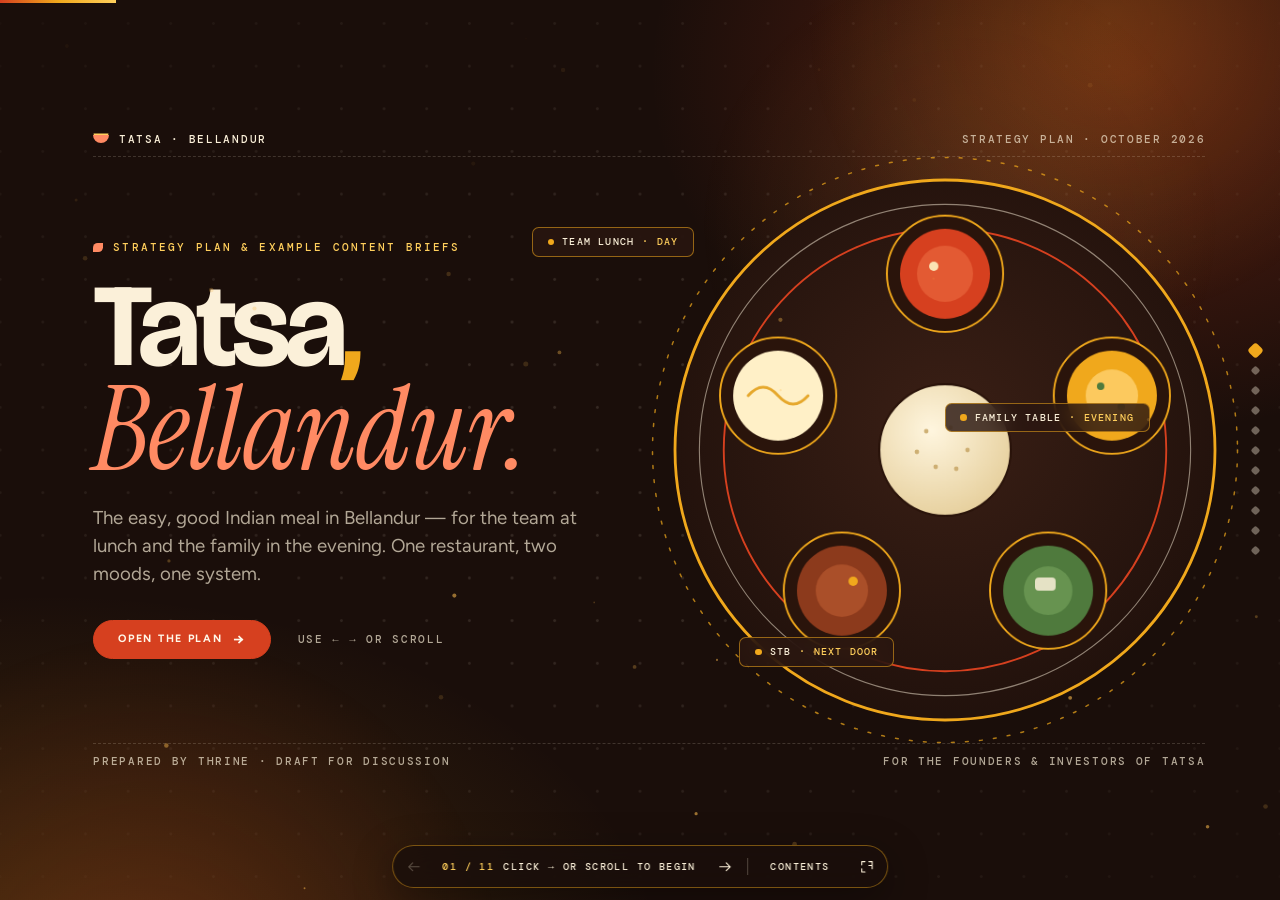
<file: RUN1/decks/D05-tatsa/index.html>
<!doctype html>
<html lang="en">
<head>
<meta charset="UTF-8" />
<meta name="viewport" content="width=device-width, initial-scale=1.0" />
<meta name="theme-color" content="#1a0e0a" />
<title>Tatsa, Bellandur — Strategy Plan &amp; Content Briefs</title>
<script>document.documentElement.classList.add("js");</script>
<link rel="preconnect" href="https://fonts.googleapis.com" />
<link rel="preconnect" href="https://fonts.gstatic.com" crossorigin />
<link href="https://fonts.googleapis.com/css2?family=Bricolage+Grotesque:opsz,wght@12..96,500;12..96,600;12..96,700;12..96,800&family=DM+Mono:wght@400;500&family=Figtree:wght@400;500;600;700&family=Instrument+Serif:ital@0;1&display=swap" rel="stylesheet" />
<link rel="stylesheet" href="css/base.css" />
<link rel="stylesheet" href="css/slides-a.css" />
<link rel="stylesheet" href="css/slides-b.css" />
<link rel="stylesheet" href="css/responsive.css" />
</head>
<body>
<canvas id="embers" aria-hidden="true"></canvas>
<div id="progress" aria-hidden="true"></div>
<nav id="nav-dots" aria-label="Slide navigation"></nav>
<div id="cursor" aria-hidden="true"></div>

<div id="dock" role="group" aria-label="Deck controls">
  <button id="btn-prev" class="dock-btn" aria-label="Previous slide"><svg viewBox="0 0 24 24" aria-hidden="true"><path d="M20 12H4M10 6l-6 6 6 6"/></svg></button>
  <div class="dock-mid" aria-live="polite"><span class="dock-idx"></span><span class="dock-title"></span></div>
  <button id="btn-next" class="dock-btn" aria-label="Next slide"><svg viewBox="0 0 24 24" aria-hidden="true"><path d="M4 12h16M14 6l6 6-6 6"/></svg></button>
  <i class="dock-sep" aria-hidden="true"></i>
  <button id="btn-menu" class="dock-btn dock-btn--txt" aria-haspopup="dialog" aria-expanded="false">Contents</button>
  <button id="btn-fs" class="dock-btn" aria-label="Toggle fullscreen"><svg viewBox="0 0 24 24" aria-hidden="true"><path d="M4 9V4h5M20 9V4h-5M4 15v5h5M20 15v-5h-5"/></svg></button>
</div>

<div id="menu" role="dialog" aria-modal="true" aria-label="Contents" aria-hidden="true">
  <div class="menu-head"><span class="label">Contents · Tatsa strategy plan</span><button id="menu-close" class="menu-close">Close ✕</button></div>
  <ol class="menu-list" id="menu-list"></ol>
</div>

<main id="deck">
<!-- ═════ 01 · COVER ═════ -->
<section class="slide dark" data-title="Cover" data-sub="Tatsa, Bellandur" aria-roledescription="slide" aria-label="Cover">
 <div class="stage stage--cover">
  <header class="chrome" data-anim="fade-in">
   <span class="label brand">Tatsa · Bellandur</span>
   <span class="label">Strategy plan · October 2026</span>
  </header>
  <div class="body cover-body">
   <div class="art cover-art" aria-hidden="true">
    <svg class="thali" viewBox="0 0 640 640">
     <defs>
      <radialGradient id="plateG" cx="50%" cy="45%" r="60%"><stop offset="0" stop-color="#3a1f15"/><stop offset="1" stop-color="#1f100b"/></radialGradient>
      <radialGradient id="riceG" cx="40%" cy="35%" r="70%"><stop offset="0" stop-color="#fff6df"/><stop offset="1" stop-color="#e6cf9c"/></radialGradient>
     </defs>
     <g class="thali-spin"><circle cx="320" cy="320" r="312" fill="none" stroke="#f0a81c" stroke-width="1.6" stroke-dasharray="3 12" stroke-linecap="round" opacity=".7"/></g>
     <circle class="tp draw" pathLength="1" style="--d:0" cx="320" cy="320" r="288" fill="url(#plateG)" stroke="#f0a81c" stroke-width="3"/>
     <circle class="tp draw" pathLength="1" style="--d:2" cx="320" cy="320" r="262" fill="none" stroke="#fbf0d9" stroke-width="1.2" opacity=".5"/>
     <circle class="tp draw" pathLength="1" style="--d:3" cx="320" cy="320" r="236" fill="none" stroke="#d6401f" stroke-width="2" stroke-dasharray="1 0"/>
     <!-- katoris -->
     <g class="kat" style="--k:0"><circle cx="320" cy="132" r="62" fill="#2a140b" stroke="#f0a81c" stroke-width="2"/><circle cx="320" cy="132" r="48" fill="#d6401f"/><circle cx="320" cy="132" r="30" fill="#e9653d" opacity=".7"/><circle cx="308" cy="124" r="5" fill="#fbe3b4"/></g>
     <g class="kat" style="--k:1"><circle cx="498" cy="262" r="62" fill="#2a140b" stroke="#f0a81c" stroke-width="2"/><circle cx="498" cy="262" r="48" fill="#f0a81c"/><circle cx="498" cy="262" r="28" fill="#ffd36e" opacity=".8"/><circle cx="486" cy="252" r="4" fill="#4f7a3d"/><circle cx="508" cy="274" r="4" fill="#4f7a3d"/></g>
     <g class="kat" style="--k:2"><circle cx="430" cy="470" r="62" fill="#2a140b" stroke="#f0a81c" stroke-width="2"/><circle cx="430" cy="470" r="48" fill="#4f7a3d"/><circle cx="430" cy="470" r="26" fill="#6d9a55" opacity=".8"/><rect x="416" y="456" width="22" height="14" rx="4" fill="#fbf0d9" opacity=".85"/></g>
     <g class="kat" style="--k:3"><circle cx="210" cy="470" r="62" fill="#2a140b" stroke="#f0a81c" stroke-width="2"/><circle cx="210" cy="470" r="48" fill="#8c3a1c"/><circle cx="210" cy="470" r="28" fill="#b2542c" opacity=".8"/><circle cx="222" cy="460" r="5" fill="#f0a81c"/></g>
     <g class="kat" style="--k:4"><circle cx="142" cy="262" r="62" fill="#2a140b" stroke="#f0a81c" stroke-width="2"/><circle cx="142" cy="262" r="48" fill="#fff0c7"/><path d="M110 262q16 -18 32 0t32 0" fill="none" stroke="#e6a82c" stroke-width="3" stroke-linecap="round"/></g>
     <!-- rice mound + papad -->
     <circle cx="320" cy="320" r="70" fill="url(#riceG)" stroke="#2a140b" stroke-width="2"/>
     <g fill="#c9a96a" opacity=".9"><circle cx="300" cy="300" r="2.4"/><circle cx="326" cy="296" r="2.4"/><circle cx="344" cy="320" r="2.4"/><circle cx="310" cy="338" r="2.4"/><circle cx="290" cy="322" r="2.4"/><circle cx="332" cy="340" r="2.4"/></g>
     <path d="M284 318q36 -52 72 0" fill="none" stroke="#d6401f" stroke-width="3" stroke-linecap="round" opacity=".0"/>
     <!-- steam -->
     <g fill="none" stroke="#fffaf0" stroke-width="5" stroke-linecap="round" opacity=".0">
      <path class="steam-p" style="--s:0" d="M308 96q10 -22 0 -40"/><path class="steam-p" style="--s:1" d="M332 96q-10 -22 0 -40"/>
      <path class="steam-p" style="--s:2" d="M486 226q10 -22 0 -40"/><path class="steam-p" style="--s:3" d="M418 434q10 -22 0 -40"/>
      <path class="steam-p" style="--s:4" d="M198 434q10 -22 0 -40"/><path class="steam-p" style="--s:5" d="M130 226q10 -22 0 -40"/>
     </g>
    </svg>
    <div class="ctag" style="right:46%;top:12%;animation-delay:-1s"><span class="dot"></span>Team lunch <b>· day</b></div>
    <div class="ctag" style="right:5%;top:42%;animation-delay:-2.5s"><span class="dot"></span>Family table <b>· evening</b></div>
    <div class="ctag" style="right:28%;bottom:13%;animation-delay:-4s"><span class="dot"></span>STB <b>· next door</b></div>
   </div>
   <div class="kicker" data-anim="fade-up" data-delay="1">Strategy plan &amp; example content briefs</div>
   <h1 class="display" data-anim="fade-up" data-delay="2">Tatsa<span class="comma">,</span><br /><em>Bellandur.</em></h1>
   <p class="cover-sub" data-anim="fade-up" data-delay="3">The easy, good Indian meal in Bellandur — for the team at lunch and the family in the evening. One restaurant, two moods, one system.</p>
   <div class="cover-row" data-anim="fade-up" data-delay="4">
    <button class="btn" data-go="next">Open the plan <span class="arr" aria-hidden="true">→</span></button>
    <span class="label muted">Use ← → or scroll</span>
   </div>
  </div>
  <footer class="foot" data-anim="fade-in" data-delay="4">
   <span class="label">Prepared by Thrine · Draft for discussion</span>
   <span class="label">For the founders &amp; investors of Tatsa</span>
  </footer>
 </div>
</section>
<!-- ═════ 02 · POSITIONING ═════ -->
<section class="slide light" data-title="Positioning" data-sub="One restaurant, two moods" aria-roledescription="slide" aria-label="Positioning">
 <div class="stage">
  <header class="chrome"><span class="label brand">Tatsa · Positioning</span><span class="label folio"><b>02</b> / 11</span></header>
  <div class="body split2 pos">
   <div class="stack" style="gap:var(--s-3)">
    <div class="kicker" data-anim="fade-in" data-delay="1">01 · Positioning</div>
    <h2 class="h2" data-anim="fade-up" data-delay="2">Tatsa is the <em>easy, good</em> Indian meal in Bellandur.</h2>
    <p class="lead muted" data-anim="fade-up" data-delay="3" style="max-width:calc(var(--u)*700)">For the team at lunch and the family in the evening. Same restaurant, same look, same voice — only the headline and the offer change.</p>
    <ul class="rules stagger">
     <li><b>One system</b><span>One visual and tone system across both moods.</span></li>
     <li><b>One word</b><span>Get the client’s “one word” first — it appears on every piece.</span></li>
     <li><b>STB, lightly</b><span>The budget continental café next door gets ~1 in 5 posts. No separate campaign yet.</span></li>
    </ul>
   </div>
   <div class="mood panel" id="mood" data-anim="pop" data-delay="3">
    <div class="mood-top">
     <span class="label" id="mood-label">Day · 12 noon</span>
     <div class="seg" id="mood-seg" role="group" aria-label="Choose mood"><button data-v="0" class="is-on">Lunch</button><button data-v="100">Evening</button></div>
    </div>
    <div class="sky" aria-hidden="true">
     <svg viewBox="0 0 600 150"><path id="sky-arc" d="M30 140Q300 -60 570 140" fill="none" stroke="currentColor" stroke-width="1.4" stroke-dasharray="4 8" opacity=".5"/>
      <g id="orb"><circle id="orb-c" r="22" fill="#f0a81c"/><circle id="orb-bite" r="19" fill="#2a1710" opacity="0"/></g></svg>
    </div>
    <input type="range" id="mood-range" min="0" max="100" step="1" value="0" aria-label="Slide from lunch to evening" />
    <div class="mood-body">
     <div class="mood-col"><span class="label" data-k="theme">The day is about</span><div class="chips" id="mood-chips"></div></div>
     <div class="mood-col"><span class="label">Audience</span><b id="mood-aud"></b></div>
    </div>
    <div class="mood-head"><span class="label">Sample headline</span><h3 id="mood-h"></h3></div>
    <div class="mood-foot"><span class="tag" id="mood-offer">[Offer from client]</span><span class="tag" id="mood-word">+ client’s one word</span></div>
   </div>
  </div>
  <footer class="foot"><span class="label">Tatsa · Bellandur</span><span class="label">Drag the sun ◆</span></footer>
 </div>
</section>
<!-- ═════ 03 · CONTENT PILLARS ═════ -->
<section class="slide dark" data-title="Content pillars" data-sub="3 to 4 posts a week" aria-roledescription="slide" aria-label="Content pillars">
 <div class="stage">
  <header class="chrome"><span class="label brand">Tatsa · Pillars</span><span class="label folio"><b>03</b> / 11</span></header>
  <div class="body">
   <div class="pil-head" data-anim="fade-up" data-delay="1">
    <div class="stack" style="gap:var(--s-2)"><div class="kicker">02 · Content pillars</div><h2 class="h2">Five pillars. <em>3 to 4 posts</em> a week.</h2></div>
    <div class="calwrap"><span class="label muted">A typical week</span><div class="week" id="week" aria-hidden="true"></div></div>
   </div>
   <div class="pillars" id="pillars" role="tablist" data-anim="fade-up" data-delay="2"></div>
   <div class="pil-panel panel" id="pil-panel" data-anim="fade-up" data-delay="3" aria-live="polite"></div>
  </div>
  <footer class="foot"><span class="label">Tatsa · Bellandur</span><span class="label">Tap a pillar ◆</span></footer>
 </div>
</section>
<!-- ═════ 04 · CHARACTERS ═════ -->
<section class="slide light" data-title="Characters" data-sub="Fixing the cartoon" aria-roledescription="slide" aria-label="Fixing the characters">
 <div class="stage">
  <header class="chrome"><span class="label brand">Tatsa · Characters</span><span class="label folio"><b>04</b> / 11</span></header>
  <div class="body chars">
   <div class="chars-top" data-anim="fade-up" data-delay="1">
    <div class="stack" style="gap:var(--s-2)"><div class="kicker">Fixing the characters</div><h2 class="h2">Two casts. <em>Three panels.</em> One joke.</h2>
     <p class="lead muted" style="max-width:calc(var(--u)*760)">Humour from relatable situations, food as the punchline. A fixed layout that is easy to produce with AI tools.</p></div>
    <div class="seg" id="cast-seg" role="group" aria-label="Choose cast"><button data-c="office" class="is-on">The office gang</button><button data-c="family">The family table</button></div>
   </div>
   <div class="strip" id="strip" data-anim="fade-up" data-delay="3"></div>
   <div class="chars-bar" data-anim="fade-up" data-delay="4">
    <div class="rules-chip"><span class="num">1</span><span>Panel 1<br/><small>the problem</small></span></div>
    <div class="rules-chip"><span class="num">2</span><span>Panel 2<br/><small>“Tatsa?”</small></span></div>
    <div class="rules-chip"><span class="num">3</span><span>Panel 3<br/><small>the table</small></span></div>
    <p class="cap-line" id="cap-line"></p>
    <button class="btn ghost sm" id="cast-replay">↻ Replay</button>
   </div>
  </div>
  <footer class="foot"><span class="label">Tatsa · Bellandur</span><span class="label">Consistency matters more than the joke ◆</span></footer>
 </div>
</section>
<!-- ═════ 05 · THE HOOK ═════ -->
<section class="slide dark" data-title="The hook" data-sub="What’s for lunch at Tatsa" aria-roledescription="slide" aria-label="The must-follow hook">
 <div class="stage">
  <header class="chrome"><span class="label brand">Tatsa · The hook</span><span class="label folio"><b>05</b> / 11</span></header>
  <div class="body split2 hook">
   <div class="stack" style="gap:var(--s-3)">
    <div class="kicker" data-anim="fade-in" data-delay="1">The “must-follow” hook</div>
    <h2 class="h2" data-anim="fade-up" data-delay="2">Every Monday: <em>“What’s for lunch at Tatsa?”</em></h2>
    <p class="lead muted" data-anim="fade-up" data-delay="3" style="max-width:calc(var(--u)*660)">Of recipes, thoughts and calendars, one card wins: useful, repeatable and easy to produce. Posted to Instagram and sent to office WhatsApp groups.</p>
    <div class="hook-list stagger">
     <div><span class="n">A</span><span><b>Weekly card</b> — Monday, every week.</span></div>
     <div><span class="n">B</span><span><b>Monthly calendar</b> — matches &amp; festivals, as a second hook.</span></div>
    </div>
    <div class="seg" id="hook-day" role="group" aria-label="Pick a weekday dish">
     <button data-d="0" class="is-on">Mon</button><button data-d="1">Tue</button><button data-d="2">Wed</button><button data-d="3">Thu</button><button data-d="4">Fri</button>
    </div>
   </div>
   <div class="phone-wrap" data-anim="pop" data-delay="3">
    <div class="phone" id="phone">
     <div class="phone-notch"></div>
     <div class="wa-bar"><span class="wa-av">T</span><span><b>Office · Bellandur Lunch</b><small>12 members · online</small></span></div>
     <div class="wa-chat" id="wa-chat"></div>
    </div>
    <div class="card-float" id="lunch-card" aria-live="polite"></div>
   </div>
  </div>
  <footer class="foot"><span class="label">Tatsa · Bellandur</span><span class="label">Pick a day ◆</span></footer>
 </div>
</section>
<!-- ═════ 06 · CHANNELS ═════ -->
<section class="slide light" data-title="Channels" data-sub="Where Tatsa shows up" aria-roledescription="slide" aria-label="Channels">
 <div class="stage">
  <header class="chrome"><span class="label brand">Tatsa · Channels</span><span class="label folio"><b>06</b> / 11</span></header>
  <div class="body split2 chan">
   <div class="stack" style="gap:var(--s-3)">
    <div class="kicker" data-anim="fade-in" data-delay="1">03 · Channels</div>
    <h2 class="h2" data-anim="fade-up" data-delay="2">Meet people <em>where they already talk.</em></h2>
    <div class="chan-list stagger" id="chan-list" role="tablist"></div>
   </div>
   <div class="chan-stage panel keyline" id="chan-stage" data-anim="fade-up" data-delay="3" aria-live="polite"></div>
  </div>
  <footer class="foot"><span class="label">Tatsa · Bellandur</span><span class="label">Choose a channel ◆</span></footer>
 </div>
</section>
<!-- ═════ 07 · ROLLOUT ═════ -->
<section class="slide dark" data-title="Rollout" data-sub="Four weeks" aria-roledescription="slide" aria-label="Rollout">
 <div class="stage">
  <header class="chrome"><span class="label brand">Tatsa · Rollout</span><span class="label folio"><b>07</b> / 11</span></header>
  <div class="body">
   <div class="r-head" data-anim="fade-up" data-delay="1">
    <div class="stack" style="gap:var(--s-2)"><div class="kicker">04 · Rollout</div><h2 class="h2">Four weeks. <em>One rhythm.</em></h2></div>
    <button class="btn ghost sm" id="r-play">▶ Play the month</button>
   </div>
   <div class="r-track" id="r-track" data-anim="fade-up" data-delay="2">
    <div class="r-line"><i id="r-fill"></i></div>
    <button class="r-node is-on" data-i="0"><span class="r-dot"></span><span class="n">Week 01</span><b>Residential</b></button>
    <button class="r-node" data-i="1"><span class="r-dot"></span><span class="n">Week 02</span><b>In-restaurant</b></button>
    <button class="r-node" data-i="2"><span class="r-dot"></span><span class="n">Week 03</span><b>Office</b></button>
    <button class="r-node" data-i="3"><span class="r-dot"></span><span class="n">Week 04</span><b>Review &amp; add</b></button>
   </div>
   <div class="r-panel panel swap" id="r-panel" data-anim="fade-up" data-delay="3"></div>
  </div>
  <footer class="foot"><span class="label">Tatsa · Bellandur</span><span class="label">Click a week ◆</span></footer>
 </div>
</section>
<!-- ═════ 08 · MEASURE ═════ -->
<section class="slide light" data-title="Measurement" data-sub="Know which property works" aria-roledescription="slide" aria-label="How to measure">
 <div class="stage">
  <header class="chrome"><span class="label brand">Tatsa · Measure</span><span class="label folio"><b>08</b> / 11</span></header>
  <div class="body split2 meas">
   <div class="stack" style="gap:var(--s-3)">
    <div class="kicker" data-anim="fade-in" data-delay="1">05 · How to measure it</div>
    <h2 class="h2" data-anim="fade-up" data-delay="2">One QR per community. <em>Redemptions tell the story.</em></h2>
    <div class="kpi-list stagger">
     <div class="kpi-i"><span class="ic">★</span><span><b>Google reviews</b>Count, and reply speed.</span></div>
     <div class="kpi-i"><span class="ic">✆</span><span><b>WhatsApp enquiries</b>Corporate &amp; team-lunch bookings.</span></div>
     <div class="kpi-i"><span class="ic">☰</span><span><b>Weekly note</b>Weekday lunch covers, weekend family covers — even rough.</span></div>
    </div>
   </div>
   <div class="sim panel keyline" data-anim="fade-up" data-delay="3">
    <div class="sim-top"><div><span class="label muted">Illustrative simulator</span><h3 class="h3" id="sim-title">Offer: “[Community] family table”</h3></div>
     <div class="sim-btns"><button class="btn sm" id="sim-run">Simulate a week</button><button class="btn ghost sm" id="sim-reset">Reset</button></div></div>
    <div class="sim-rows" id="sim-rows"></div>
    <div class="sim-foot"><span class="dot"></span><span id="sim-read" class="sim-read">Press “Simulate a week” to see which community redeems most.</span></div>
   </div>
  </div>
  <footer class="foot"><span class="label">Tatsa · Bellandur</span><span class="disc">Communities and numbers are placeholders until the 4–5 names are confirmed.</span></footer>
 </div>
</section>
<!-- ═════ 09 · BRIEFS ═════ -->
<section class="slide dark" data-title="Content briefs" data-sub="Five examples" aria-roledescription="slide" aria-label="Example content briefs">
 <div class="stage">
  <header class="chrome"><span class="label brand">Tatsa · Briefs</span><span class="label folio"><b>09</b> / 11</span></header>
  <div class="body briefs">
   <div class="b-head" data-anim="fade-up" data-delay="1">
    <div class="stack" style="gap:var(--s-2)"><div class="kicker">06 · Example content briefs</div><h2 class="h2">Five briefs, <em>ready to produce.</em></h2></div>
   </div>
   <div class="b-tabs" id="b-tabs" role="tablist" data-anim="fade-up" data-delay="2"></div>
   <div class="b-main" data-anim="fade-up" data-delay="3">
    <div class="b-mock" id="b-mock" aria-hidden="true"></div>
    <div class="b-sheet panel" id="b-sheet" aria-live="polite"></div>
   </div>
  </div>
  <footer class="foot"><span class="label">Tatsa · Bellandur</span><span class="label">Switch briefs ◆</span></footer>
 </div>
</section>
<!-- ═════ 10 · TO CONFIRM ═════ -->
<section class="slide light" data-title="To confirm" data-sub="Before producing" aria-roledescription="slide" aria-label="To confirm before producing">
 <div class="stage">
  <header class="chrome"><span class="label brand">Tatsa · To confirm</span><span class="label folio"><b>10</b> / 11</span></header>
  <div class="body split2 conf">
   <div class="stack" style="gap:var(--s-3)">
    <div class="kicker" data-anim="fade-in" data-delay="1">07 · To confirm before producing</div>
    <h2 class="h2" data-anim="fade-up" data-delay="2">Four answers <em>unlock the plan.</em></h2>
    <p class="lead muted" data-anim="fade-up" data-delay="3" style="max-width:calc(var(--u)*640)">Tick what the client has already confirmed. The readiness gauge shows how close production is to starting.</p>
    <div class="gauge" id="gauge" data-anim="fade-up" data-delay="4">
     <svg viewBox="0 0 220 130" aria-hidden="true"><path d="M20 115A90 90 0 0 1 200 115" fill="none" stroke="var(--line)" stroke-width="14" stroke-linecap="round"/><path id="g-arc" d="M20 115A90 90 0 0 1 200 115" fill="none" stroke="var(--c-chilli)" stroke-width="14" stroke-linecap="round" pathLength="100" stroke-dasharray="100" stroke-dashoffset="100"/></svg>
     <div class="g-read"><b id="g-n">0/4</b><span id="g-t" class="label">Not ready</span></div>
    </div>
   </div>
   <div class="checks stagger" id="checks"></div>
  </div>
  <footer class="foot"><span class="label">Tatsa · Bellandur</span><span class="label">Tick to confirm ◆</span></footer>
 </div>
</section>
<!-- ═════ 11 · CLOSE ═════ -->
<section class="slide dark" data-title="Decisions" data-sub="What we need from you" aria-roledescription="slide" aria-label="Decisions and next steps">
 <div class="stage">
  <header class="chrome"><span class="label brand">Tatsa · Next</span><span class="label folio"><b>11</b> / 11</span></header>
  <div class="body split2 close">
   <div class="stack" style="gap:var(--s-4)">
    <div class="kicker" data-anim="fade-in" data-delay="1">Next step</div>
    <h1 class="h1" data-anim="fade-up" data-delay="2">Lunch, decided. <em>Evening, sorted.</em></h1>
    <p class="lead muted" data-anim="fade-up" data-delay="3" style="max-width:calc(var(--u)*660)">Pick the decisions you can make today. We’ll turn them into a Week 1 production list.</p>
    <div class="signoff" data-anim="fade-up" data-delay="4">
     <div><span class="label">Prepared by</span><b>Thrine</b></div>
     <div><span class="label">Date</span><b>October 2026</b></div>
     <div><span class="label">Status</span><b>Draft for discussion</b></div>
    </div>
   </div>
   <div class="col" style="gap:var(--s-4)">
    <div class="intents stagger" id="intents">
     <button class="intent panel is-on" data-intent="Approve the positioning" aria-pressed="true"><span class="n">01</span><span><b>Approve the positioning</b><span class="d">One restaurant, two moods, one system.</span></span><span class="ck"><svg viewBox="0 0 24 24"><path d="M4 12.5l5 5L20 6.5"/></svg></span></button>
     <button class="intent panel" data-intent="Share the one word and offers" aria-pressed="false"><span class="n">02</span><span><b>Share the “one word” and offers</b><span class="d">So standees, cards and visuals can start.</span></span><span class="ck"><svg viewBox="0 0 24 24"><path d="M4 12.5l5 5L20 6.5"/></svg></span></button>
     <button class="intent panel" data-intent="Name the communities and send photos" aria-pressed="false"><span class="n">03</span><span><b>Name the communities, send photos</b><span class="d">Tracking offers plus shoot-or-AI decision.</span></span><span class="ck"><svg viewBox="0 0 24 24"><path d="M4 12.5l5 5L20 6.5"/></svg></span></button>
    </div>
    <div class="summary panel" id="summary" aria-live="polite" data-anim="fade-up" data-delay="5"></div>
    <div style="display:flex;gap:var(--s-3);flex-wrap:wrap" data-anim="fade-up" data-delay="6">
     <button class="btn" id="btn-copy">Copy decision list <span class="arr" aria-hidden="true">→</span></button>
     <button class="btn ghost" data-go="0"><span aria-hidden="true">↺</span> Back to the beginning</button>
    </div>
   </div>
  </div>
  <footer class="foot"><span class="label">Tatsa · Bellandur · Strategy plan</span><span class="label">Easy, good Indian meal ◆</span></footer>
 </div>
</section>
</main>

<script src="js/figures.js"></script>
<script src="js/engine.js"></script>
<script src="js/modules.js"></script>
<script src="js/fx.js"></script>
</body>
</html>
</file>
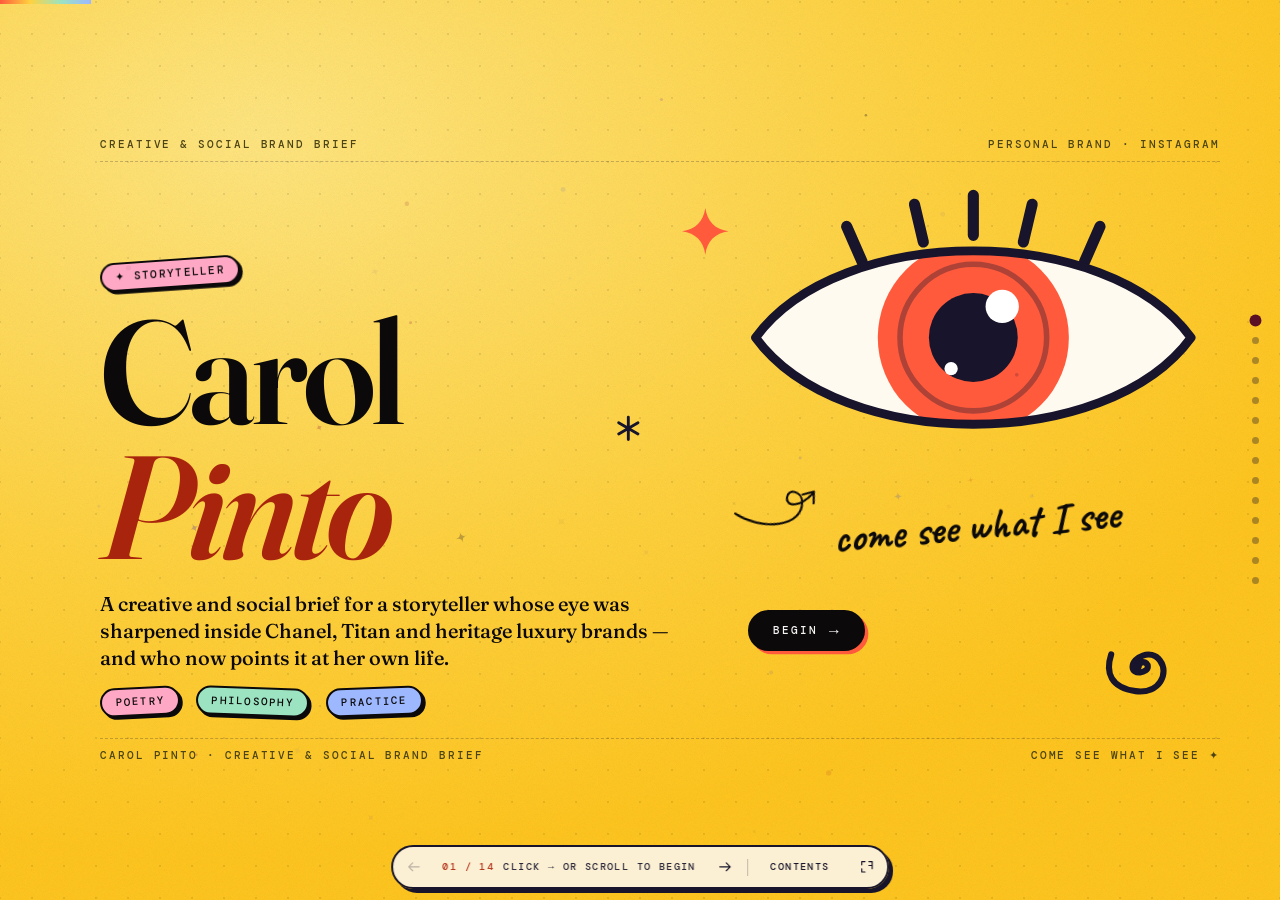
<file: RUN1/decks/D02-carol-pinto.html>
<!doctype html>
<html lang="en">
  <head>
    <meta charset="UTF-8" />
    <meta name="viewport" content="width=device-width, initial-scale=1.0" />
    <meta name="theme-color" content="#17142b" />
    <title>Carol Pinto — Creative &amp; Social Brand Brief</title>
    <script>document.documentElement.classList.add("js");</script>

    <link rel="preconnect" href="https://fonts.googleapis.com" />
    <link rel="preconnect" href="https://fonts.gstatic.com" crossorigin />
    <link
      href="https://fonts.googleapis.com/css2?family=Caveat:wght@500;700&family=DM+Mono:wght@400;500&family=DM+Sans:opsz,wght@9..40,400;9..40,500;9..40,700&family=Fraunces:ital,opsz,wght@0,9..144,300..800;1,9..144,300..800&display=swap"
      rel="stylesheet"
    />

    <style>
      /* ═══════════════════════════════════════════════════════════════
         TOKENS — stage designed at 1920×1080; --u = one design pixel
         Desktop / landscape → horizontal deck
         Phone / portrait    → vertical snap-scroll column (end of file)
         ═══════════════════════════════════════════════════════════════ */
      :root {
        --u: min(calc(100vw / 1920), calc(100vh / 1080));

        --c-ink: #0b090a;
        --c-cream: #f7f5f2;
        --c-cream-2: #ece8e3;
        --c-poppy: #ff5a3c;
        --c-butter: #ffd23f;
        --c-pink: #ffa8c5;
        --c-mint: #9be3c1;
        --c-sky: #9db8ff;
        --c-lilac: #c9b6ff;
        --c-tang: #ff9a3c;
        --c-accent: #7d1633;
        --c-accent-ink: #5b1026;

        --f-display: "Fraunces", "Iowan Old Style", Georgia, serif;
        --f-heading: var(--f-display);
        --f-body: "DM Sans", system-ui, sans-serif;
        --f-mono: "DM Mono", ui-monospace, monospace;
        --f-hand: "Caveat", "Segoe Script", cursive;

        --sz-display: calc(var(--u) * 220);
        --sz-xl: calc(var(--u) * 140);
        --sz-h1: calc(var(--u) * 92);
        --sz-lg: calc(var(--u) * 76);
        --sz-h2: calc(var(--u) * 64);
        --sz-h3: calc(var(--u) * 42);
        --sz-md: calc(var(--u) * 44);
        --sz-sm: calc(var(--u) * 32);
        --sz-lead: calc(var(--u) * 28);
        --sz-body: calc(var(--u) * 23);
        --sz-label: calc(var(--u) * 16);

        --s-1: calc(var(--u) * 8);
        --s-2: calc(var(--u) * 16);
        --s-3: calc(var(--u) * 24);
        --s-4: calc(var(--u) * 32);
        --s-5: calc(var(--u) * 48);
        --s-6: calc(var(--u) * 64);
        --s-7: calc(var(--u) * 96);
        --pad-x: calc(var(--u) * 120);
        --pad-y: calc(var(--u) * 72);

        --ease-slide: cubic-bezier(0.6, 0.05, 0.01, 0.99);
        --dur-slide: 1.05s;
        --ease-enter: cubic-bezier(0.22, 1, 0.36, 1);
        --ease-boing: cubic-bezier(0.34, 1.56, 0.64, 1);
        --dur-enter: 0.9s;

        --mx: 75vw; --my: 25vh; --px: 0; --py: 0;
        --grain: url("data:image/svg+xml,%3Csvg viewBox='0 0 256 256' xmlns='http://www.w3.org/2000/svg'%3E%3Cfilter id='n'%3E%3CfeTurbulence type='fractalNoise' baseFrequency='0.8' numOctaves='3' stitchTiles='stitch'/%3E%3C/filter%3E%3Crect width='100%25' height='100%25' filter='url(%23n)'/%3E%3C/svg%3E");
      }
      @supports (height: 100dvh) {
        :root { --u: min(calc(100vw / 1920), calc(100dvh / 1080)); }
      }

      /* ═══════════════ ENGINE ═══════════════ */
      *, *::before, *::after { box-sizing: border-box; margin: 0; padding: 0; }
      [hidden] { display: none !important; }
      html, body {
        width: 100%; height: 100%; overflow: hidden;
        background: var(--c-ink); font-family: var(--f-body);
        -webkit-font-smoothing: antialiased; text-rendering: optimizeLegibility;
      }
      #deck {
        display: flex; height: 100vh; height: 100dvh;
        transition: transform var(--dur-slide) var(--ease-slide);
        will-change: transform; touch-action: pan-y;
      }
      .slide {
        flex: 0 0 100vw; width: 100vw; height: 100vh; height: 100dvh;
        position: relative; display: grid; place-items: center; overflow: hidden;
        user-select: none; -webkit-user-select: none;
      }
      .stage {
        position: relative; z-index: 1;
        width: calc(var(--u) * 1920); height: calc(var(--u) * 1080);
        padding: var(--pad-y) var(--pad-x);
        display: grid; grid-template-rows: auto minmax(0, 1fr) auto;
      }
      .js .stage { transition: transform var(--dur-slide) var(--ease-slide), opacity 0.8s ease; }
      .js .slide:not(.is-current) .stage { transform: scale(0.965); opacity: 0.35; }
      body.is-dragging, body.is-dragging * { cursor: grabbing !important; }
      body.is-dragging .slide .stage { transform: none !important; opacity: 1 !important; }

      /* ── Themes ── */
      .dark {
        background:
          radial-gradient(ellipse 120% 100% at 50% 50%, transparent 55%, rgba(8, 6, 24, 0.55) 100%),
          radial-gradient(ellipse 80% 70% at 80% 20%, #3d0d1e 0%, #100b0d 68%);
        color: var(--c-cream);
        --ink: var(--c-cream); --ink-2: #bdb8dc; --line: rgba(251, 243, 228, 0.28);
        --hl: var(--c-butter); --sh: rgba(251, 243, 228, 0.9);
        --mk: rgba(255, 168, 197, 0.45); --bad: #ff7a5c;
      }
      .light {
        background: radial-gradient(ellipse 100% 100% at 20% 0%, #ffffff 0%, #f7f5f2 68%, #eee9e5 100%);
        color: var(--c-ink);
        --ink: var(--c-ink); --ink-2: #55507a; --line: rgba(23, 20, 43, 0.24);
        --hl: #b3331a; --sh: var(--c-ink); --mk: var(--c-butter); --bad: #b3331a;
        --dot: rgba(23, 20, 43, 0.1);
      }
      /* calm = quiet editorial paper (used for the restyled slides) */
      .light.calm {
        background: radial-gradient(ellipse 100% 100% at 15% 0%, #ffffff 0%, #f8f6f4 72%, #eee9e7 100%);
        --hl: #7d1633; --ink-2: #4c4868; --line: rgba(23, 20, 43, 0.2); --dot: rgba(23, 20, 43, 0.05);
        --mk: rgba(255, 210, 63, 0.7);
      }
      .light.calm-stone {
        background: radial-gradient(ellipse 100% 100% at 15% 0%, #ffffff 0%, #f6f4f2 72%, #e9e4e2 100%);
        --hl: #7d1633; --ink-2: #47435f; --line: rgba(23, 20, 43, 0.2); --dot: rgba(23, 20, 43, 0.05);
      }
      .light.pop-yellow { background: radial-gradient(ellipse 90% 80% at 20% 15%, #ffe680 0%, #ffd23f 60%, #ffc61f 100%); --ink-2: #4d4416; --hl: #a8240d; --mk: var(--c-pink); }
      .light.pop-mint { background: radial-gradient(ellipse 90% 80% at 20% 15%, #bdf0d6 0%, #9be3c1 60%, #84d8b0 100%); --ink-2: #1d4a38; --hl: #a62a10; --mk: var(--c-butter); }
      .light.pop-lilac { background: radial-gradient(ellipse 90% 80% at 20% 15%, #ddd2ff 0%, #c9b6ff 60%, #b9a0ff 100%); --ink-2: #3b2a73; --hl: #4b22b0; --mk: var(--c-butter); }
      /* Deep maroon editorial palette — replaces paper/beige treatments while preserving accent slides. */
      .light:not(.pop-yellow):not(.pop-mint):not(.pop-lilac) {
        background:
          radial-gradient(ellipse 90% 80% at 82% 18%, rgba(142,24,58,.30) 0%, transparent 54%),
          radial-gradient(ellipse 100% 90% at 18% 88%, rgba(58,8,24,.55) 0%, transparent 62%),
          #4b0b20;
        color: #fff;
        --ink: #fff; --ink-2: rgba(255,255,255,.72); --line: rgba(255,255,255,.22);
        --hl: #fff; --sh: rgba(0,0,0,.42); --mk: rgba(255,255,255,.14); --bad: #ffb3c7; --dot: rgba(255,255,255,.055);
      }

      .dark::before, .light::before {
        content: ""; position: absolute; inset: 0; z-index: 1; pointer-events: none;
        background-image: radial-gradient(var(--dot, rgba(251, 243, 228, 0.12)) calc(var(--u) * 1.6), transparent calc(var(--u) * 2));
        background-size: calc(var(--u) * 48) calc(var(--u) * 48); background-position: center;
      }
      .dark::after {
        content: ""; position: absolute; inset: 0; z-index: 0; pointer-events: none;
        background: radial-gradient(circle calc(var(--u) * 560) at var(--mx) var(--my), rgba(255, 210, 63, 0.08), transparent 70%);
      }
      .light::after {
        content: ""; position: absolute; inset: 0; z-index: 0; pointer-events: none;
        background-image: var(--grain); background-size: calc(var(--u) * 200);
        opacity: 0.13; mix-blend-mode: multiply;
      }
      .aura { position: absolute; inset: 0; z-index: 0; overflow: hidden; pointer-events: none; }
      .aura i { position: absolute; border-radius: 50%; will-change: transform; }
      .aura i:nth-child(1) {
        width: calc(var(--u) * 1000); height: calc(var(--u) * 1000); right: -10%; top: -24%;
        background: radial-gradient(circle, rgba(255, 168, 197, 0.14), transparent 65%);
        animation: drift1 26s ease-in-out infinite alternate;
      }
      .aura i:nth-child(2) {
        width: calc(var(--u) * 1200); height: calc(var(--u) * 1200); left: -16%; bottom: -46%;
        background: radial-gradient(circle, rgba(110, 100, 220, 0.2), transparent 65%);
        animation: drift2 34s ease-in-out infinite alternate;
      }
      .aura::after {
        content: ""; position: absolute; inset: 0; background-image: var(--grain);
        background-size: calc(var(--u) * 200); opacity: 0.2; mix-blend-mode: overlay;
      }
      .slide:not(.is-active) *, .slide:not(.is-active) *::before, .slide:not(.is-active) *::after { animation-play-state: paused; }

      /* ── Animation system ── */
      .js [data-anim], .js .stagger > * { opacity: 0; }
      .js .slide.is-active [data-anim] {
        animation-duration: var(--dur-enter); animation-timing-function: var(--ease-enter); animation-fill-mode: forwards;
      }
      .js .slide.is-active [data-anim="fade-up"] { animation-name: kFadeUp; }
      .js .slide.is-active [data-anim="fade-in"] { animation-name: kFadeIn; }
      .js .slide.is-active [data-anim="grow"] { animation-name: kGrow; transform-origin: left center; }
      .js .slide.is-active [data-anim="pop"] { animation-name: kPop; animation-timing-function: var(--ease-boing); }
      [data-delay="0"] { animation-delay: 0s; } [data-delay="1"] { animation-delay: 0.1s; }
      [data-delay="2"] { animation-delay: 0.22s; } [data-delay="3"] { animation-delay: 0.36s; }
      [data-delay="4"] { animation-delay: 0.52s; } [data-delay="5"] { animation-delay: 0.7s; }
      [data-delay="6"] { animation-delay: 0.9s; }
      .js .slide.is-active .stagger > * {
        animation: kPop 0.8s var(--ease-boing) forwards;
        animation-delay: calc(var(--i, 0) * 0.1s + 0.35s);
      }
      .stagger > :nth-child(1) { --i: 0; } .stagger > :nth-child(2) { --i: 1; } .stagger > :nth-child(3) { --i: 2; }
      .stagger > :nth-child(4) { --i: 3; } .stagger > :nth-child(5) { --i: 4; } .stagger > :nth-child(6) { --i: 5; }
      .stagger > :nth-child(7) { --i: 6; } .stagger > :nth-child(8) { --i: 7; } .stagger > :nth-child(9) { --i: 8; }
      .stagger > :nth-child(10) { --i: 9; } .stagger > :nth-child(11) { --i: 10; } .stagger > :nth-child(12) { --i: 11; }

      @keyframes kFadeUp { from { opacity: 0; transform: translateY(26px); } to { opacity: 1; transform: none; } }
      @keyframes kFadeIn { from { opacity: 0; } to { opacity: 1; } }
      @keyframes kGrow { from { opacity: 1; transform: scaleX(0); } to { opacity: 1; transform: none; } }
      @keyframes kPop { from { opacity: 0; transform: scale(0.6) translateY(24px); } to { opacity: 1; transform: none; } }
      @keyframes kMark { to { background-size: 100% 100%; } }
      @keyframes kStamp { from { opacity: 0; transform: scale(2.4); } to { opacity: 1; transform: none; } }
      @keyframes kStrike { to { transform: scaleX(1) rotate(-2deg); } }
      @keyframes floaty { to { transform: translateY(calc(var(--u) * -20)) rotate(10deg); } }
      @keyframes idle { 0%, 100% { transform: translate(0, 0); } 25% { transform: translate(-14px, 4px); } 55% { transform: translate(16px, -6px); } 80% { transform: translate(6px, 8px); } }
      @keyframes blink { 0%, 92%, 100% { transform: scaleY(1); } 95% { transform: scaleY(0.06); } }
      @keyframes drift1 { to { transform: translate(-9%, 12%) scale(1.14); } }
      @keyframes drift2 { to { transform: translate(10%, -9%) scale(1.1); } }
      @keyframes nudge { 0%, 100% { box-shadow: 0 0 0 0 rgba(255, 210, 63, 0); } 50% { box-shadow: 0 0 0 calc(var(--u) * 10) rgba(255, 210, 63, 0.25); } }

      #progress {
        position: fixed; top: 0; left: 0; height: 4px; width: 0; z-index: 100;
        background: linear-gradient(90deg, #ff5a3c, #ffd23f, #9be3c1, #9db8ff);
        transition: width var(--dur-slide) var(--ease-slide);
      }
      #dust { position: fixed; inset: 0; width: 100%; height: 100%; z-index: 40; pointer-events: none; }

      /* ═══════════════ NAVIGATION UI ═══════════════ */
      #nav-dots { position: fixed; right: 14px; top: 50%; transform: translateY(-50%); display: flex; flex-direction: column; z-index: 100; }
      .nav-dot { position: relative; width: 22px; height: 20px; border: 0; background: none; cursor: pointer; display: grid; place-items: center; }
      .nav-dot::before { content: ""; width: 7px; height: 7px; border-radius: 50%; background: rgba(251, 243, 228, 0.4); transition: transform 0.3s var(--ease-boing), background 0.3s; }
      .nav-dot::after {
        content: attr(data-title); position: absolute; right: 32px; top: 50%; transform: translate(6px, -50%); white-space: nowrap;
        font: 500 11px var(--f-mono); letter-spacing: 0.14em; text-transform: uppercase;
        padding: 6px 10px; background: #17142b; color: #fbf3e4; border-radius: 99px; border: 1px solid rgba(255, 210, 63, 0.5);
        opacity: 0; pointer-events: none; transition: opacity 0.25s, transform 0.25s;
      }
      .nav-dot:hover::after, .nav-dot:focus-visible::after { opacity: 1; transform: translate(0, -50%); }
      .nav-dot:hover::before { background: rgba(251, 243, 228, 0.9); }
      .nav-dot.is-active::before { background: var(--c-accent); transform: scale(1.7); }
      .nav-dot:focus-visible { outline: 2px solid var(--c-accent); outline-offset: -4px; border-radius: 50%; }
      body.nav-on-light .nav-dot::before { background: rgba(23, 20, 43, 0.35); }
      body.nav-on-light .nav-dot:hover::before { background: rgba(23, 20, 43, 0.8); }
      body.nav-on-light .nav-dot.is-active::before { background: var(--c-accent-ink); }

      #dock {
        --dk: max(34px, calc(var(--u) * 48));
        position: fixed; left: 50%; bottom: calc(var(--u) * 16); transform: translateX(-50%); z-index: 100;
        display: flex; align-items: center; gap: calc(var(--u) * 4); padding: calc(var(--u) * 5);
        border-radius: 999px; border: 2px solid #fbf3e4; background: rgba(23, 20, 43, 0.9); color: #fbf3e4;
        -webkit-backdrop-filter: blur(14px); backdrop-filter: blur(14px);
        box-shadow: 4px 4px 0 rgba(255, 210, 63, 0.85);
        font: 500 max(10px, calc(var(--u) * 14)) / 1 var(--f-mono); letter-spacing: 0.14em; text-transform: uppercase;
        transition: background 0.5s, border-color 0.5s, color 0.5s, box-shadow 0.5s;
      }
      .dock-btn {
        width: var(--dk); height: var(--dk); border-radius: 50%; border: 0; background: transparent;
        color: inherit; font: inherit; letter-spacing: inherit; text-transform: inherit;
        display: grid; place-items: center; cursor: pointer; flex: none;
        transition: background 0.3s, opacity 0.3s, transform 0.3s var(--ease-boing);
      }
      .dock-btn:hover { background: rgba(255, 210, 63, 0.25); transform: scale(1.1); }
      .dock-btn:disabled { opacity: 0.28; pointer-events: none; }
      .dock-btn:focus-visible { outline: 2px solid var(--c-accent); outline-offset: 2px; }
      .dock-btn svg { width: 46%; height: 46%; fill: none; stroke: currentColor; stroke-width: 1.8; stroke-linecap: round; stroke-linejoin: round; }
      .dock-btn--txt { width: auto; padding: 0 calc(var(--dk) * 0.5); border-radius: 999px; }
      .dock-mid { min-width: calc(var(--u) * 400); padding: 0 calc(var(--u) * 14); display: flex; align-items: center; justify-content: center; gap: calc(var(--u) * 14); white-space: nowrap; }
      .dock-idx { color: #ffd23f; }
      .dock-title { opacity: 0.92; }
      .dock-sep { width: 1px; height: calc(var(--dk) * 0.5); background: currentColor; opacity: 0.25; margin: 0 calc(var(--u) * 4); }
      body.nav-on-light #dock { background: rgba(251, 243, 228, 0.92); border-color: #17142b; color: #17142b; box-shadow: 4px 4px 0 #17142b; }
      body.nav-on-light .dock-btn:hover { background: rgba(23, 20, 43, 0.12); }
      body.nav-on-light .dock-idx { color: #b3331a; }
      body.at-start #btn-next { animation: nudge 2.4s ease-in-out infinite; }

      #menu {
        position: fixed; inset: 0; z-index: 200; display: grid; grid-template-rows: auto 1fr;
        padding: calc(var(--u) * 56) calc(var(--u) * 120) calc(var(--u) * 40);
        background: radial-gradient(ellipse 80% 70% at 78% 22%, #2d2a52 0%, #17142b 75%);
        color: var(--c-cream); opacity: 0; visibility: hidden; transition: opacity 0.5s, visibility 0s 0.5s;
      }
      #menu.is-open { opacity: 1; visibility: visible; transition: opacity 0.5s; }
      .menu-head { display: flex; justify-content: space-between; align-items: center; padding-bottom: var(--s-2); border-bottom: 1px dashed rgba(251, 243, 228, 0.4); }
      .menu-head .label { color: #bdb8dc; }
      .menu-close { background: none; border: 2px solid var(--c-butter); border-radius: 99px; color: var(--c-butter); padding: calc(var(--u) * 10) calc(var(--u) * 22); cursor: pointer; font: 500 var(--sz-label) / 1 var(--f-mono); letter-spacing: 0.2em; text-transform: uppercase; transition: background 0.3s, color 0.3s; }
      .menu-close:hover { background: var(--c-butter); color: var(--c-ink); }
      .menu-list { list-style: none; display: grid; grid-template-columns: repeat(3, minmax(0, 1fr)); align-content: center; gap: 0 calc(var(--u) * 72); }
      .menu-item {
        display: grid; grid-template-columns: calc(var(--u) * 70) 1fr; grid-template-areas: "n t" "n s";
        width: 100%; text-align: left; padding: calc(var(--u) * 20) 0; border: 0; border-bottom: 1px solid rgba(251, 243, 228, 0.25);
        background: none; color: inherit; cursor: pointer; opacity: 0; transform: translateY(16px);
      }
      #menu.is-open .menu-item {
        opacity: 1; transform: none;
        transition: opacity 0.7s var(--ease-enter) calc(var(--i) * 0.04s + 0.15s), transform 0.7s var(--ease-enter) calc(var(--i) * 0.04s + 0.15s);
      }
      .menu-n { grid-area: n; font: 500 var(--sz-label) / 1.8 var(--f-mono); letter-spacing: 0.2em; color: var(--c-butter); }
      .menu-t { grid-area: t; font: 600 calc(var(--u) * 38) / 1.1 var(--f-heading); letter-spacing: -0.01em; transition: color 0.3s, transform 0.4s var(--ease-boing); }
      .menu-s { grid-area: s; font: 400 calc(var(--u) * 19) / 1.4 var(--f-body); color: #bdb8dc; margin-top: calc(var(--u) * 4); }
      .menu-item:hover .menu-t, .menu-item:focus-visible .menu-t { color: var(--c-butter); transform: translateX(calc(var(--u) * 10)); }
      .menu-item.is-current .menu-t { font-style: italic; color: var(--c-pink); }
      .menu-item.is-current .menu-s::after { content: " · You are here"; color: var(--c-pink); }
      .menu-item:focus-visible { outline: 2px solid var(--c-butter); outline-offset: 4px; }

      #cursor {
        position: fixed; left: 0; top: 0; width: 34px; height: 34px; margin: -17px 0 0 -17px; z-index: 300;
        border: 2px solid var(--c-accent); border-radius: 50%; pointer-events: none; opacity: 0; will-change: transform;
        transition: opacity 0.3s, width 0.35s var(--ease-boing), height 0.35s var(--ease-boing), margin 0.35s var(--ease-boing), background 0.3s, border-color 0.3s;
      }
      #cursor.is-on { opacity: 0.95; }
      #cursor.is-hover { width: 66px; height: 66px; margin: -33px 0 0 -33px; background: rgba(255, 210, 63, 0.18); }
      body.nav-on-light #cursor { border-color: var(--c-ink); }
      body.nav-on-light #cursor.is-hover { background: rgba(23, 20, 43, 0.08); }
      @media (hover: none) { #cursor { display: none; } }

      /* ═══════════════ TYPOGRAPHY + SHARED PIECES ═══════════════ */
      .display { font: 600 var(--sz-display) / 0.92 var(--f-display); letter-spacing: -0.035em; }
      .h1 { font: 600 var(--sz-h1) / 1.06 var(--f-heading); letter-spacing: -0.025em; text-wrap: balance; }
      .h2 { font: 600 var(--sz-h2) / 1.1 var(--f-heading); letter-spacing: -0.018em; text-wrap: balance; }
      .h3 { font: 600 var(--sz-h3) / 1.12 var(--f-heading); letter-spacing: -0.01em; }
      .lead { font: 400 var(--sz-lead) / 1.5 var(--f-body); }
      .label { font: 500 var(--sz-label) / 1.2 var(--f-mono); letter-spacing: 0.18em; text-transform: uppercase; }
      .hand { font-family: var(--f-hand); font-weight: 700; line-height: 1; }
      em { font-style: italic; color: var(--hl); font-family: var(--f-heading); font-weight: inherit; }
      em.sq { text-decoration: underline wavy; text-decoration-thickness: 0.04em; text-underline-offset: 0.14em; text-decoration-skip-ink: none; }
      .muted { color: var(--ink-2); }
      .kicker { font: 500 var(--sz-label) / 1.2 var(--f-mono); letter-spacing: 0.2em; text-transform: uppercase; color: var(--hl); }
      .stack { display: flex; flex-direction: column; gap: var(--s-4); }
      .stack.center { align-items: center; text-align: center; }
      .col { display: flex; flex-direction: column; gap: var(--s-3); }

      .mark { background: linear-gradient(transparent 52%, var(--mk) 52% 94%, transparent 94%) no-repeat 0 0 / 100% 100%; padding: 0 0.08em; }
      .js .mark { background-size: 0 100%; }
      .js .slide.is-active .mark { animation: kMark 0.9s var(--ease-enter) 1.3s forwards; }
      .strike { position: relative; display: inline-block; opacity: 0.7; }
      .strike::after { content: ""; position: absolute; left: -2%; right: -2%; top: 54%; height: 0.075em; background: var(--bad); border-radius: 9px; transform: rotate(-2deg); transform-origin: left; }
      .js .strike::after { transform: scaleX(0) rotate(-2deg); }
      .js .slide.is-active .strike::after { animation: kStrike 0.8s var(--ease-enter) 1.1s forwards; }
      .rule-lux { width: calc(var(--u) * 96); height: calc(var(--u) * 6); border-radius: 99px; background: var(--hl); flex: none; }

      .stk {
        display: inline-flex; align-items: center; gap: 0.6em; align-self: flex-start;
        padding: calc(var(--u) * 10) calc(var(--u) * 20); border: 2px solid var(--c-ink); border-radius: 999px;
        background: var(--sc, var(--c-butter)); color: var(--c-ink);
        font: 500 var(--sz-label) / 1.1 var(--f-mono); letter-spacing: 0.12em; text-transform: uppercase;
        box-shadow: calc(var(--u) * 4) calc(var(--u) * 4) 0 var(--sh);
        rotate: var(--r, 0deg); transition: scale 0.35s var(--ease-boing), rotate 0.35s var(--ease-boing); cursor: default;
      }
      .stk:hover { scale: 1.08; rotate: calc(var(--r, 0deg) * -1); }
      .stack.center .stk { align-self: center; }
      .chip-w {
        display: inline-block; padding: calc(var(--u) * 8) calc(var(--u) * 24);
        border: 2px solid var(--c-ink); border-radius: 999px; background: var(--sc, var(--c-butter)); color: var(--c-ink);
        font: 600 var(--sz-sm) / 1.15 var(--f-display); box-shadow: calc(var(--u) * 4) calc(var(--u) * 4) 0 var(--sh);
        rotate: var(--r, 0deg); cursor: default; transition: scale 0.35s var(--ease-boing), rotate 0.35s var(--ease-boing);
      }
      .chip-w:hover { scale: 1.1; rotate: calc(var(--r, 0deg) * -1.5); }
      .chip-no {
        position: relative; display: inline-block; padding: calc(var(--u) * 8) calc(var(--u) * 22);
        border: 1.5px dashed var(--line); border-radius: 999px; color: var(--ink-2);
        font: italic 500 var(--sz-sm) / 1.15 var(--f-display); rotate: var(--r, 0deg);
      }
      .chip-no::after { content: ""; position: absolute; left: 6%; right: 6%; top: 52%; height: 3px; background: var(--bad); border-radius: 3px; transform: rotate(-2deg); transform-origin: left; }
      .js .chip-no::after { transform: scaleX(0) rotate(-2deg); }
      .js .slide.is-active .chip-no::after { animation: kStrike 0.6s var(--ease-enter) forwards; animation-delay: calc(var(--i, 0) * 0.12s + 1s); }
      .chips { display: flex; flex-wrap: wrap; gap: calc(var(--u) * 14) calc(var(--u) * 12); }
      .c-pink { --sc: var(--c-pink); } .c-yellow { --sc: var(--c-butter); } .c-mint { --sc: var(--c-mint); }
      .c-sky { --sc: var(--c-sky); } .c-lilac { --sc: var(--c-lilac); } .c-tang { --sc: var(--c-tang); }
      .c-poppy { --sc: var(--c-poppy); } .c-cream { --sc: var(--c-cream); }

      .cta {
        position: relative; isolation: isolate; overflow: hidden; flex: none;
        display: inline-flex; align-items: center; gap: calc(var(--u) * 16);
        padding: calc(var(--u) * 20) calc(var(--u) * 34); border: 2px solid var(--c-ink); border-radius: 999px;
        background: var(--c-ink); color: var(--c-cream); cursor: pointer;
        font: 500 var(--sz-label) / 1 var(--f-mono); letter-spacing: 0.2em; text-transform: uppercase;
        box-shadow: calc(var(--u) * 5) calc(var(--u) * 5) 0 var(--c-poppy);
        transition: translate 0.3s var(--ease-boing), box-shadow 0.3s;
      }
      .dark .cta { background: var(--c-butter); color: var(--c-ink); border-color: var(--c-butter); box-shadow: calc(var(--u) * 5) calc(var(--u) * 5) 0 var(--c-pink); }
      .cta:hover { translate: calc(var(--u) * -3) calc(var(--u) * -3); box-shadow: calc(var(--u) * 9) calc(var(--u) * 9) 0 var(--c-poppy); }
      .dark .cta:hover { box-shadow: calc(var(--u) * 9) calc(var(--u) * 9) 0 var(--c-pink); }
      .cta .arr { display: inline-block; transition: transform 0.4s var(--ease-boing); font-size: 1.5em; line-height: 0.6; }
      .cta:hover .arr { transform: translateX(calc(var(--u) * 8)); }

      .art { position: absolute; inset: 0; pointer-events: none; z-index: 0; }
      .doodle { position: absolute; width: calc(var(--u) * 70); height: calc(var(--u) * 70); color: var(--dc, var(--hl)); animation: floaty 7s ease-in-out infinite alternate; }
      .doodle.sm { width: calc(var(--u) * 40); height: calc(var(--u) * 40); animation-duration: 5s; }
      .doodle.lg { width: calc(var(--u) * 110); height: calc(var(--u) * 110); animation-duration: 9s; }

      /* Eye (kept) */
      .eye-white { fill: #fffaf0; }
      .iris { fill: var(--iris, var(--c-poppy)); }
      .iris-ring { fill: none; stroke: rgba(23, 20, 43, 0.35); stroke-width: 5; }
      .pupil { fill: #17142b; } .glint { fill: #fff; }
      .eye-outline { fill: none; stroke: var(--eye-line, #17142b); stroke-width: 8; stroke-linejoin: round; }
      .eye-lashes { fill: none; stroke: var(--eye-line, #17142b); stroke-width: 10; stroke-linecap: round; }
      .eye-blink { transform-box: fill-box; transform-origin: center; animation: blink 6s infinite; }
      .eye-track { transform: translate(calc(var(--px) * 34px), calc(var(--py) * 22px)); transition: transform 0.3s ease-out; }
      .eye-idle { animation: idle 9s ease-in-out infinite; }

      /* ── Refined editorial treatment · selected slides only ── */
      .slide.refined {
        background:
          radial-gradient(ellipse 90% 80% at 82% 18%, rgba(142, 24, 58, 0.32) 0%, transparent 54%),
          radial-gradient(ellipse 100% 90% at 18% 88%, rgba(58, 8, 24, 0.55) 0%, transparent 62%),
          #4b0b20;
        color: #ffffff;
        --ink: #ffffff;
        --ink-2: rgba(255,255,255,.72);
        --line: rgba(255,255,255,.22);
        --hl: #ffffff;
        --sh: rgba(0,0,0,.45);
        --mk: rgba(255,255,255,.14);
        --bad: #ffb3c7;
        --dot: rgba(255,255,255,.055);
      }
      .slide.refined::after {
        background-image: var(--grain);
        background-size: calc(var(--u) * 240);
        opacity: 0.07;
        mix-blend-mode: multiply;
      }
      .slide.refined .chrome { border-bottom-color: var(--line); }
      .slide.refined .chrome .label,
      .slide.refined .foot .label { color: var(--ink-2); }
      .slide.refined .folio b { color: var(--hl); }
      .slide.refined .label,
      .slide.refined .kicker,
      .slide.refined .feelrow,
      .slide.refined .ar,
      .slide.refined .n { font-family: var(--f-body); font-weight: 600; letter-spacing: 0.14em; }
      .slide.refined .display,
      .slide.refined .h1,
      .slide.refined .h2,
      .slide.refined .h3,
      .slide.refined .arche,
      .slide.refined .world .name,
      .slide.refined .fmt h3,
      .slide.refined .dir h3,
      .slide.refined .bubble,
      .slide.refined .blob b,
      .slide.refined .star-then,
      .slide.refined .orb-core b,
      .slide.refined .rv .say,
      .slide.refined .rv .show { font-family: var(--f-body); }
      .slide.refined em { font-family: var(--f-body); font-style: italic; font-weight: inherit; }
      .slide.refined .hand,
      .slide.refined .scrawl { font-family: var(--f-body); font-weight: 600; letter-spacing: 0.01em; }
      .slide.refined .h1,
      .slide.refined .h2 { letter-spacing: -0.035em; }
      .slide.refined .chip-w,
      .slide.refined .chip-no,
      .slide.refined .stk,
      .slide.refined .bubble,
      .slide.refined .sticky { rotate: 0deg; }
      .slide.refined .chip-w {
        border-color: rgba(36, 37, 34, 0.72);
        box-shadow: 2px 2px 0 rgba(36, 37, 34, 0.10);
        font-family: var(--f-body);
        font-weight: 600;
      }
      .slide.refined .chip-no { font-family: var(--f-body); font-style: normal; }
      .slide.refined .stk { border-color: rgba(36, 37, 34, 0.72); box-shadow: 2px 2px 0 rgba(36, 37, 34, 0.10); }
      .slide.refined .sticky { background: #ffffff; color: #17142b; box-shadow: 3px 3px 0 rgba(36, 37, 34, 0.13); }
      .slide.refined .sticky p { font-family: var(--f-body); font-size: calc(var(--u) * 29); line-height: 1.3; font-weight: 600; }
      .slide.refined .venn .blob { border-color: rgba(36, 37, 34, 0.65); }
      .slide.refined .bubble { box-shadow: 3px 3px 0 rgba(36, 37, 34, 0.11); }
      .slide.refined .bubble.r { rotate: 0deg; }
      .slide.refined .orb-core { background: rgba(255,255,255,0.06); border-color: var(--line); }
      .slide.refined .orb-chip { rotate: 0deg !important; }
      .slide.refined .star-body .h1 { font-family: var(--f-body); font-weight: 700; letter-spacing: -0.045em; }
      .slide.refined .dir { box-shadow: 3px 3px 0 rgba(36, 37, 34, 0.12); }

      /* ── Deep maroon editorial treatment for former beige/paper slides ── */
      .slide.light.calm,
      .slide.light.calm-stone {
        background:
          radial-gradient(ellipse 90% 80% at 82% 18%, rgba(142, 24, 58, 0.28) 0%, transparent 54%),
          radial-gradient(ellipse 100% 90% at 18% 88%, rgba(35, 4, 16, 0.52) 0%, transparent 62%),
          #4b0b20;
        color: #fff;
        --ink: #fff;
        --ink-2: rgba(255,255,255,.72);
        --line: rgba(255,255,255,.22);
        --hl: #f4eadb;
        --sh: rgba(0,0,0,.42);
        --mk: rgba(244,234,219,.18);
        --bad: #ffb3c7;
        --dot: rgba(255,255,255,.055);
      }
      .slide.light.calm::after,
      .slide.light.calm-stone::after {
        background-image: var(--grain);
        background-size: calc(var(--u) * 240);
        opacity: .055;
        mix-blend-mode: multiply;
      }
      .slide.light.calm .chrome, .slide.light.calm .foot,
      .slide.light.calm-stone .chrome, .slide.light.calm-stone .foot {
        border-color: var(--line);
      }
      .slide.light.calm .chrome .label, .slide.light.calm .foot .label,
      .slide.light.calm-stone .chrome .label, .slide.light.calm-stone .foot .label { color: var(--ink-2); }
      .slide.light.calm .folio b, .slide.light.calm-stone .folio b { color: var(--hl); }
      .slide.light.calm .muted, .slide.light.calm-stone .muted { color: var(--ink-2); }
      .slide.light.calm .fmt.hero, .slide.light.calm-stone .fmt.hero {
        background: #eadfce; color: #17142b; border-top-color: #eadfce;
      }
      .slide.light.calm .fmt.hero p, .slide.light.calm .fmt.hero .n,
      .slide.light.calm-stone .fmt.hero p, .slide.light.calm-stone .fmt.hero .n { color: #3b3340; }

      /* ═══════════════ CHROME · BODY · FOOT ═══════════════ */
      .chrome, .foot { display: flex; justify-content: space-between; align-items: center; }
      .chrome { padding-bottom: var(--s-2); border-bottom: 1px dashed var(--line); }
      .foot { padding-top: var(--s-2); border-top: 1px dashed var(--line); }
      .chrome .label, .foot .label { color: var(--ink-2); }
      .folio b { color: var(--hl); font: italic 600 calc(var(--u) * 24) / 1 var(--f-heading); letter-spacing: 0; }
      .folio::before { content: "— "; opacity: 0.5; }
      .body { min-height: 0; display: flex; flex-direction: column; justify-content: center; padding: var(--s-5) 0; position: relative; }
      .body > :not(.art) { position: relative; z-index: 1; }
      .icon { width: calc(var(--u) * 70); height: calc(var(--u) * 70); flex: none; fill: none; stroke: var(--ink); stroke-width: 2.4; stroke-linecap: round; stroke-linejoin: round; }
      .split2 { display: grid; gap: var(--s-7); align-items: center; }

      /* ═══════════════ LAYOUTS ═══════════════ */
      /* 1 · Cover */
      .stage--cover { padding-left: calc(var(--u) * 150); padding-right: calc(var(--u) * 90); }
      .cover-body { justify-content: flex-end; gap: var(--s-3); padding-bottom: var(--s-4); }
      .cover-art .eye-art { position: absolute; right: calc(var(--u) * 20); top: calc(var(--u) * 30); width: calc(var(--u) * 700); height: auto; overflow: visible; --iris: var(--c-poppy); }
      .cover-note { position: absolute; right: calc(var(--u) * 150); top: calc(var(--u) * 520); display: flex; align-items: flex-start; gap: var(--s-2); font-size: calc(var(--u) * 64); rotate: -5deg; color: var(--ink); }
      .cover-note svg { width: calc(var(--u) * 130); height: calc(var(--u) * 86); fill: none; stroke: var(--ink); stroke-width: 3; stroke-linecap: round; stroke-linejoin: round; rotate: 200deg; scale: -1 1; margin-top: calc(var(--u) * -70); }
      .cover-row { display: flex; align-items: center; gap: calc(var(--u) * 72); }
      .cover-sub { font: 500 calc(var(--u) * 30) / 1.35 var(--f-heading); max-width: calc(var(--u) * 900); color: var(--ink); }
      .trio { display: flex; gap: var(--s-3); flex-wrap: wrap; }
      .bounce { white-space: nowrap; }
      .bounce span { display: inline-block; transition: translate 0.35s cubic-bezier(0.3, 1.7, 0.5, 1), rotate 0.35s; }

      /* 2 · Concept (calm) */
      .concept { grid-template-columns: 1.05fr 0.95fr; gap: var(--s-7); }
      .concept .h1 { font-weight: 500; font-size: calc(var(--u) * 86); }
      .pl { font: 400 calc(var(--u) * 70) / 1.08 var(--f-display); letter-spacing: -0.02em; padding: var(--s-4) 0; border-top: 1px solid var(--line); }
      .pl:last-of-type { border-bottom: 1px solid var(--line); }
      .pl .n { display: block; font: 500 var(--sz-label) / 1 var(--f-mono); letter-spacing: 0.2em; color: var(--hl); margin-bottom: var(--s-2); }
      .diff { margin-top: var(--s-4); display: flex; flex-direction: column; gap: var(--s-2); }
      .diff .h3 { font-weight: 500; font-size: calc(var(--u) * 40); }

      /* 3 · Who */
      .who { grid-template-columns: 1.05fr 0.95fr; gap: var(--s-6); align-items: start; }
      .arche { font: 600 calc(var(--u) * 120) / 0.98 var(--f-display); letter-spacing: -0.03em; }
      .notebook {
        position: relative; padding: calc(var(--u) * 28) var(--s-4) calc(var(--u) * 8) calc(var(--u) * 88);
        background: repeating-linear-gradient(transparent 0 calc(var(--u) * 43), rgba(70, 90, 200, 0.28) calc(var(--u) * 43) calc(var(--u) * 44)), #fffdf6;
        border: 2px solid var(--c-ink); border-radius: calc(var(--u) * 10); box-shadow: calc(var(--u) * 6) calc(var(--u) * 6) 0 var(--sh); rotate: -1deg;
      }
      .notebook::before { content: ""; position: absolute; left: calc(var(--u) * 62); top: 0; bottom: 0; width: 2px; background: rgba(255, 90, 60, 0.6); }
      .notebook::after { content: ""; position: absolute; top: calc(var(--u) * -18); left: 50%; width: calc(var(--u) * 130); height: calc(var(--u) * 34); translate: -50% 0; rotate: 3deg; background: rgba(255, 168, 197, 0.85); border: 1px dashed rgba(23, 20, 43, 0.3); }
      .notebook .label { display: block; height: calc(var(--u) * 44); line-height: calc(var(--u) * 44); color: #b3331a; }
      .notebook p { font: 400 calc(var(--u) * 25) / calc(var(--u) * 44) var(--f-body); color: var(--c-ink); padding-bottom: calc(var(--u) * 20); }
      .trained { margin-top: var(--s-5); padding: var(--s-3) var(--s-4); border: 1.5px dashed var(--line); border-radius: calc(var(--u) * 18); }
      .trained > .label { display: block; margin-bottom: var(--s-2); color: var(--hl); }
      .trained ul { list-style: none; display: grid; grid-template-columns: repeat(3, 1fr); gap: var(--s-3); }
      .trained b { display: block; font: 600 calc(var(--u) * 34) / 1.1 var(--f-display); margin-bottom: 4px; }
      .trained span { font: 400 calc(var(--u) * 19) / 1.4 var(--f-body); color: var(--ink-2); }
      .sticky { padding: var(--s-3) var(--s-4); background: var(--c-butter); color: var(--c-ink); rotate: 1.5deg; border: 2px solid var(--c-ink); box-shadow: calc(var(--u) * 6) calc(var(--u) * 6) 0 var(--sh); max-width: calc(var(--u) * 800); }
      .sticky .label { color: #8f0c37; display: block; margin-bottom: var(--s-1); }
      .sticky p { font: 700 calc(var(--u) * 34) / 1.12 var(--f-hand); }
      .sticky s { text-decoration-color: #b3331a; text-decoration-thickness: 0.12em; }

      /* 4 · Three Worlds (calm) */
      .worlds-head { margin-bottom: var(--s-5); }
      .worlds { display: grid; grid-template-columns: repeat(3, 1fr); border-top: 2px solid var(--ink); border-bottom: 1px solid var(--line); }
      .world {
        position: relative; display: flex; flex-direction: column; gap: var(--s-3);
        padding: var(--s-5) var(--s-5) var(--s-4); min-height: calc(var(--u) * 520);
        border-right: 1px solid var(--line); outline: none;
      }
      .world:last-child { border-right: 0; }
      .world::before { content: ""; position: absolute; inset: 0; background: var(--wc); opacity: 0; transition: opacity 0.5s; z-index: 0; }
      .world > * { position: relative; z-index: 1; }
      .world:hover::before, .world:focus-visible::before { opacity: 0.5; }
      .world .top { display: flex; justify-content: space-between; align-items: flex-start; }
      .world .name { font: 500 calc(var(--u) * 86) / 1 var(--f-display); letter-spacing: -0.025em; }
      .world .sub { font-size: calc(var(--u) * 44); color: var(--hl); rotate: -2deg; display: inline-block; margin-top: var(--s-1); }
      .world p { font: 400 var(--sz-body) / 1.6 var(--f-body); color: var(--ink-2); }
      .world .rel { font: italic 500 calc(var(--u) * 34) / 1.2 var(--f-display); color: var(--ink); margin-top: auto; padding-top: var(--s-3); border-top: 1px solid var(--line); }
      .brands { display: flex; flex-wrap: wrap; gap: var(--s-1) var(--s-2); }
      .brands span { padding: calc(var(--u) * 5) calc(var(--u) * 14); border: 1px solid var(--ink); border-radius: 99px; font: 500 calc(var(--u) * 14) / 1 var(--f-mono); letter-spacing: 0.14em; text-transform: uppercase; }

      /* 5 · Universe (kept) */
      .universe { grid-template-columns: 0.75fr 1.25fr; gap: var(--s-5); }
      .venn { display: grid; grid-template-columns: repeat(3, calc(var(--u) * 312)); grid-auto-rows: calc(var(--u) * 312); justify-content: center; padding: calc(var(--u) * 24); }
      .blob {
        position: relative; width: calc(var(--u) * 360); height: calc(var(--u) * 360); margin: calc(var(--u) * -24);
        border: 2px solid var(--c-ink); border-radius: 50%; display: grid; place-content: center; text-align: center;
        padding: calc(var(--u) * 64); color: var(--c-ink); background: var(--bg);
        transition: scale 0.5s var(--ease-boing), box-shadow 0.4s; cursor: default;
      }
      .blob:hover { scale: 1.08; z-index: 5; box-shadow: calc(var(--u) * 8) calc(var(--u) * 8) 0 var(--sh); }
      .blob b { font: 700 calc(var(--u) * 42) / 1 var(--f-display); letter-spacing: -0.02em; display: block; margin-bottom: calc(var(--u) * 8); }
      .blob span { font: 500 calc(var(--u) * 20) / 1.35 var(--f-body); }
      .b1 { --bg: rgba(255, 168, 197, 0.8); } .b2 { --bg: rgba(255, 210, 63, 0.8); } .b3 { --bg: rgba(155, 227, 193, 0.8); }
      .b4 { --bg: rgba(157, 184, 255, 0.8); } .b5 { --bg: rgba(255, 154, 60, 0.74); } .b6 { --bg: rgba(201, 182, 255, 0.82); }

      /* 6 · Formats (calm) */
      .fmts-head { display: flex; justify-content: space-between; align-items: baseline; margin-bottom: var(--s-5); }
      .fmts { display: grid; grid-template-columns: repeat(3, 1fr); gap: var(--s-5) var(--s-6); }
      .fmt { padding-top: var(--s-3); border-top: 2px solid var(--ink); display: flex; flex-direction: column; gap: var(--s-1); }
      .fmt .n { color: var(--hl); }
      .fmt h3 { font: 600 var(--sz-md) / 1.1 var(--f-display); letter-spacing: -0.015em; transition: color 0.3s; }
      .fmt:hover h3 { color: var(--hl); }
      .fmt p { font: 400 calc(var(--u) * 21) / 1.5 var(--f-body); color: var(--ink-2); }
      .fmt p i { font-family: var(--f-display); font-size: 1.05em; color: var(--ink); }
      .fmt.hero { background: rgba(255, 210, 63, 0.3); padding: var(--s-3) var(--s-4); border-top-color: var(--hl); }
      .years { font: 600 calc(var(--u) * 38) / 1 var(--f-display); letter-spacing: -0.02em; margin-top: auto; padding-top: var(--s-1); color: var(--hl); }


      /* 6 · Enhanced visual system */
      .slide[data-title="Content Formats"] .body { position: relative; overflow: hidden; }
      .slide[data-title="Content Formats"] .body::before {
        content: "FORMAT / 06"; position: absolute; right: 0; top: -0.2rem;
        font: 700 calc(var(--u) * 14) / 1 var(--f-mono); letter-spacing: .14em;
        color: rgba(23,20,43,.42); transform: rotate(90deg) translateX(100%); transform-origin: top right;
      }
      .slide[data-title="Content Formats"] .fmts-head { margin-bottom: var(--s-4); }
      .slide[data-title="Content Formats"] .fmts-head::after {
        content: ""; width: calc(var(--u) * 86); height: 4px; background: var(--hl);
        display: block; margin-left: auto; margin-right: calc(var(--u) * 8); transform: translateY(-.25rem);
      }
      .slide[data-title="Content Formats"] .fmts {
        grid-template-columns: 1.05fr .95fr .95fr; grid-template-rows: repeat(2, minmax(0, 1fr));
        gap: var(--s-3); align-items: stretch;
      }
      .slide[data-title="Content Formats"] .fmt {
        position: relative; min-height: 0; padding: var(--s-3) var(--s-4); border: 1.5px solid rgba(23,20,43,.24);
        border-top: 3px solid var(--ink); border-radius: calc(var(--u) * 10); background: rgba(255,255,255,.48);
        box-shadow: 0 calc(var(--u) * 5) calc(var(--u) * 18) rgba(23,20,43,.07);
        transition: transform .35s var(--ease-boing), box-shadow .35s ease, background .35s ease;
      }
      .slide[data-title="Content Formats"] .fmt:hover { transform: translateY(calc(var(--u) * -5)); box-shadow: 0 calc(var(--u) * 12) calc(var(--u) * 26) rgba(23,20,43,.12); }
      .slide[data-title="Content Formats"] .fmt .n { font-size: calc(var(--u) * 15); letter-spacing: .08em; }
      .slide[data-title="Content Formats"] .fmt h3 { font-size: calc(var(--u) * 31); }
      .slide[data-title="Content Formats"] .fmt p { font-size: calc(var(--u) * 18); line-height: 1.38; }
      .slide[data-title="Content Formats"] .fmt.hero {
        grid-row: 1 / span 2; background: linear-gradient(145deg, #64102b 0%, #4b0b20 100%);
        border: 2px solid var(--c-ink); border-top: 7px solid var(--hl); padding: var(--s-4) var(--s-5);
        box-shadow: calc(var(--u) * 7) calc(var(--u) * 7) 0 rgba(23,20,43,.12);
        justify-content: flex-start; overflow: hidden;
      }
      .slide[data-title="Content Formats"] .fmt.hero::after {
        content: "29 → 30 → 31 → 32"; position: absolute; right: calc(var(--u) * -18); bottom: calc(var(--u) * 24);
        font: 700 calc(var(--u) * 72) / 1 var(--f-display); letter-spacing: -.06em; color: rgba(23,20,43,.09); transform: rotate(-8deg);
        white-space: nowrap; pointer-events: none;
      }
      .slide[data-title="Content Formats"] .fmt.hero h3 { font-size: calc(var(--u) * 48); max-width: 75%; margin-top: var(--s-1); color: #fff; }
      .slide[data-title="Content Formats"] .fmt.hero p { font-size: calc(var(--u) * 20); max-width: 88%; margin-top: var(--s-2); color: rgba(255,255,255,.82); }
      .slide[data-title="Content Formats"] .fmt.hero .years { position: relative; z-index: 1; margin-top: auto; padding-top: var(--s-3); font-size: calc(var(--u) * 32); color: #fff; }
      .slide[data-title="Content Formats"] .fmt:nth-child(1) { background: #ffffff; }
      .slide[data-title="Content Formats"] .fmt:nth-child(3) { background: #ffffff; }
      .slide[data-title="Content Formats"] .fmt:nth-child(4) { background: #ffffff; }
      .slide[data-title="Content Formats"] .fmt:nth-child(5) { background: #ffffff; }
      .slide[data-title="Content Formats"] .fmt:nth-child(6) { background: #ffffff; }
      /* Content cards sit on white panels even when the page itself uses the maroon editorial palette.
         Keep their typography dark so mobile/webkit cannot render white-on-white cards. */
      .slide[data-title="Content Formats"] .fmt:not(.hero) {
        color: #17142b;
        --ink: #17142b;
        --ink-2: #4c4868;
        --hl: #7d1633;
      }
      .slide[data-title="Content Formats"] .fmt:not(.hero) .n { color: #7d1633; }
      .slide[data-title="Content Formats"] .fmt:not(.hero) h3 { color: #17142b; }
      .slide[data-title="Content Formats"] .fmt:not(.hero) p { color: #4c4868; }
      .slide[data-title="Content Formats"] .fmt:not(.hero) p i { color: #17142b; }

      /* 7–8 · Story & Voice split */
      .story-split .body { min-height: 0; }
      .reveal-layout { align-items: center; gap: var(--s-6); }
      .reveal-layout > .col { gap: var(--s-3); }
      .reveal-layout .lead { max-width: calc(var(--u) * 570); }
      .reveal-card { padding: var(--s-4) var(--s-5); border: 1.5px solid var(--line); border-radius: calc(var(--u) * 14); background: rgba(255,255,255,.035); }
      .reveal-feel { margin-top: var(--s-5); padding-top: var(--s-4); border-top: 1px dashed var(--line); justify-content: center; }
      .voice-page { display: flex; flex-direction: column; justify-content: center; gap: var(--s-5); }
      .voice-intro { display: flex; align-items: baseline; justify-content: space-between; gap: var(--s-5); }
      .voice-intro .h2 { max-width: calc(var(--u) * 760); }
      .voice-columns { display: grid; grid-template-columns: 1fr 1fr; gap: var(--s-5); }
      .voice-panel { padding: var(--s-4); border: 1.5px solid var(--line); border-radius: calc(var(--u) * 16); min-height: calc(var(--u) * 280); }
      .voice-panel.want { background: rgba(255,210,63,.08); }
      .voice-panel.avoid { background: rgba(255,255,255,.025); }
      .voice-panel .chips { margin-top: var(--s-3); }
      .voice-page .voice-rule { margin-top: 0; }

      /* 7 · Story & Voice */
      .vs { grid-template-columns: 1.1fr 0.9fr; gap: var(--s-6); align-items: start; }
      .vs .chip-w { font-size: calc(var(--u) * 27); padding: calc(var(--u) * 6) calc(var(--u) * 20); }
      .vs .chip-no { font-size: calc(var(--u) * 26); padding: calc(var(--u) * 5) calc(var(--u) * 18); }
      .rv-head, .rv { display: grid; grid-template-columns: minmax(0, 1fr) calc(var(--u) * 60) minmax(0, 1fr); gap: var(--s-2); align-items: center; }
      .rv-head { padding-bottom: var(--s-1); border-bottom: 2px solid var(--ink); }
      .rv-head .label:nth-child(3) { color: var(--hl); }
      .rvs { list-style: none; }
      .rv { padding: calc(var(--u) * 14) 0; border-bottom: 1px dashed var(--line); }
      .rv .say { font: italic 400 calc(var(--u) * 29) / 1.2 var(--f-heading); color: var(--ink-2); text-decoration: line-through; text-decoration-color: var(--bad); text-decoration-thickness: 0.08em; }
      .rv .show { font: 600 calc(var(--u) * 32) / 1.15 var(--f-heading); }
      .ar { font: 400 calc(var(--u) * 40) / 1 var(--f-mono); color: var(--hl); text-align: center; }
      .voice-rule { margin-top: var(--s-4); padding-top: var(--s-4); border-top: 1px dashed var(--line); display: flex; align-items: baseline; gap: var(--s-5); }
      .voice-rule .h1 { font-size: calc(var(--u) * 70); font-weight: 500; }
      .feelrow { display: flex; flex-wrap: wrap; gap: var(--s-1) var(--s-3); color: var(--ink-2); }
      .feelrow b { color: var(--ink); font-weight: 500; }

      /* 8 · Visual world */
      .vtop { display: grid; grid-template-columns: 1.15fr 0.85fr; gap: var(--s-6); align-items: start; }
      .vtop .col { gap: var(--s-2); }
      .vtop .chip-w { font-size: calc(var(--u) * 27); padding: calc(var(--u) * 6) calc(var(--u) * 20); }
      .vtop .chip-no { font-size: calc(var(--u) * 24); padding: calc(var(--u) * 5) calc(var(--u) * 18); }
      .ref-row { display: grid; grid-template-columns: 1.15fr 0.85fr; gap: var(--s-6); align-items: center; margin: var(--s-4) 0; }
      .ref { font: italic 500 calc(var(--u) * 32) / 1.25 var(--f-heading); }
      .ref b { font-style: normal; color: var(--hl); font-weight: 700; }
      .ref-note { font-size: calc(var(--u) * 36); color: var(--ink); rotate: -1.5deg; }
      .dirs { display: grid; grid-template-columns: repeat(3, 1fr); gap: var(--s-5); }
      .dir { display: flex; flex-direction: column; overflow: hidden; border: 2px solid var(--c-ink); border-radius: calc(var(--u) * 16); box-shadow: calc(var(--u) * 6) calc(var(--u) * 6) 0 var(--sh); transition: scale 0.4s var(--ease-boing); }
      .dir:hover { scale: 1.03; }
      .dir-art { height: calc(var(--u) * 110); position: relative; flex: none; border-bottom: 2px solid var(--c-ink); }
      .dir-body { padding: var(--s-3) var(--s-4); display: flex; flex-direction: column; gap: var(--s-1); flex: 1; }
      .dir .n { color: var(--hl); }
      .dir h3 { font: 600 calc(var(--u) * 36) / 1.05 var(--f-display); letter-spacing: -0.015em; }
      .dir p { font: 400 calc(var(--u) * 19) / 1.45 var(--f-body); color: var(--ink-2); }
      .dir p.f { color: var(--ink); font-weight: 700; margin-top: auto; }
      .dir--film { background: #17142b; color: #fbf3e4; --ink: #fbf3e4; --ink-2: #bdb8dc; --hl: #ffd23f; }
      .dir--archive { background: #f6dfae; color: #17142b; --ink: #17142b; --ink-2: #4a3a14; --hl: #a62a10; }
      .dir--ed { background: #fffdf6; color: #17142b; --ink: #17142b; --ink-2: #55507a; --hl: #b3331a; }
      .art-film { background: var(--grain), linear-gradient(120deg, #ff9a3c, #c9406a 55%, #2a2a7a); background-size: calc(var(--u) * 200), 100% 100%; background-blend-mode: soft-light, normal; border-block: calc(var(--u) * 16) solid #0b0920; height: calc(var(--u) * 110); }
      .art-film::before, .art-film::after { content: ""; position: absolute; left: 0; right: 0; height: calc(var(--u) * 8); background: repeating-linear-gradient(90deg, #fbf3e4 0 calc(var(--u) * 12), transparent calc(var(--u) * 12) calc(var(--u) * 26)); }
      .art-film::before { top: calc(var(--u) * -12); } .art-film::after { bottom: calc(var(--u) * -12); }
      .art-film i { position: absolute; right: var(--s-3); bottom: var(--s-1); font: 500 calc(var(--u) * 13) var(--f-mono); letter-spacing: 0.2em; color: rgba(255, 255, 255, 0.85); }
      .art-archive { display: flex; align-items: center; gap: var(--s-3); padding: 0 var(--s-4); background: repeating-linear-gradient(0deg, transparent 0 calc(var(--u) * 23), rgba(23, 20, 43, 0.09) calc(var(--u) * 23) calc(var(--u) * 24)), #f1cf8f; }
      .ticket { padding: calc(var(--u) * 10) calc(var(--u) * 18); background: var(--c-tang); border: 2px dashed var(--c-ink); font: 500 calc(var(--u) * 14) / 1.3 var(--f-mono); letter-spacing: 0.14em; rotate: -4deg; color: var(--c-ink); text-align: center; }
      .scrawl { font: 700 calc(var(--u) * 32) / 1 var(--f-hand); rotate: 2deg; color: var(--c-ink); }
      .art-ed { background: #fffdf6; display: flex; align-items: flex-end; justify-content: space-between; padding: var(--s-3) var(--s-4); }
      .art-ed span { font: 400 calc(var(--u) * 14) var(--f-mono); letter-spacing: 0.2em; text-transform: uppercase; color: #55507a; }
      .art-ed i { width: calc(var(--u) * 60); height: calc(var(--u) * 60); border: 2px solid var(--c-ink); border-radius: 50%; }

      /* 9 · Visual rule (kept) */
      .rule-stage { align-items: center; text-align: center; gap: var(--s-5); }
      .ransom { display: flex; flex-wrap: wrap; justify-content: center; align-items: center; gap: calc(var(--u) * 14) calc(var(--u) * 30); font-size: calc(var(--sz-xl) * 0.9); max-width: calc(var(--u) * 1650); cursor: pointer; }
      .ransom span { display: inline-block; rotate: var(--r, 0deg); padding: 0 0.04em; }
      .v1 { font: 900 1em / 1 var(--f-display); text-transform: uppercase; letter-spacing: -0.03em; }
      .v2 { font: italic 300 1em / 1 var(--f-display); text-transform: lowercase; }
      .v3 { font: 500 0.5em / 1 var(--f-mono); text-transform: uppercase; letter-spacing: 0.08em; background: var(--c-ink); color: var(--c-cream); padding: 0.18em 0.4em !important; }
      .v4 { font: 700 1.2em / 0.9 var(--f-hand); text-transform: lowercase; color: var(--hl); }
      .v5 { font: 800 1em / 1 var(--f-body); text-transform: uppercase; color: transparent; -webkit-text-stroke: calc(var(--u) * 3) var(--c-ink); }
      .v6 { font: 700 1em / 1 var(--f-display); text-transform: uppercase; background: var(--c-butter); border: 3px solid var(--c-ink); border-radius: 0.2em; padding: 0 0.18em !important; color: var(--c-ink); }
      .v7 { font: italic 600 1em / 1 var(--f-display); text-transform: lowercase; background: var(--c-poppy); color: var(--c-ink); border-radius: 99px; padding: 0 0.3em !important; }
      .shuffle-btn { display: inline-flex; align-items: center; gap: var(--s-2); padding: calc(var(--u) * 12) calc(var(--u) * 24); border: 2px solid var(--c-ink); border-radius: 999px; background: var(--c-cream); color: var(--c-ink); cursor: pointer; font: 500 var(--sz-label) / 1 var(--f-mono); letter-spacing: 0.16em; text-transform: uppercase; box-shadow: calc(var(--u) * 5) calc(var(--u) * 5) 0 var(--c-ink); transition: translate 0.3s var(--ease-boing); }
      .shuffle-btn:hover { translate: calc(var(--u) * -2) calc(var(--u) * -2); }
      .principle { max-width: calc(var(--u) * 1300); display: flex; flex-direction: column; align-items: center; gap: var(--s-3); }
      .principle .lead { font-weight: 500; }

      /* 10 · Filter (kept) */
      .filter { grid-template-columns: 0.85fr 1.15fr; gap: var(--s-6); }
      .counter { font: 700 calc(var(--u) * 150) / 1 var(--f-display); letter-spacing: -0.03em; }
      .make-stamp { align-self: flex-start; padding: var(--s-2) var(--s-4); border: 4px dashed var(--ink); border-radius: calc(var(--u) * 16); font: 700 calc(var(--u) * 50) / 1.05 var(--f-display); letter-spacing: -0.01em; text-transform: uppercase; rotate: -6deg; opacity: 0.35; color: var(--ink); transition: opacity 0.4s, color 0.4s; }
      .make-stamp.is-on { opacity: 1; border-style: solid; color: var(--hl); background: var(--c-butter); animation: kStamp 0.5s var(--ease-boing); }
      .qs { display: flex; flex-direction: column; gap: var(--s-2); }
      .q {
        display: grid; grid-template-columns: calc(var(--u) * 64) 1fr calc(var(--u) * 64); align-items: center; gap: var(--s-3);
        width: 100%; text-align: left; padding: var(--s-3) var(--s-4); cursor: pointer; font: inherit; color: var(--c-ink);
        background: #fffdf6; border: 2px solid var(--c-ink); border-radius: calc(var(--u) * 22);
        box-shadow: calc(var(--u) * 6) calc(var(--u) * 6) 0 var(--sh); transition: translate 0.3s var(--ease-boing), background 0.3s, box-shadow 0.3s;
      }
      .q:hover { translate: calc(var(--u) * 8) 0; }
      .q .qn { font: 500 var(--sz-label) / 1 var(--f-mono); letter-spacing: 0.16em; color: #a62a10; }
      .q .qt { font: 600 calc(var(--u) * 35) / 1.15 var(--f-heading); }
      .q .box { width: calc(var(--u) * 52); height: calc(var(--u) * 52); border: 2px solid var(--c-ink); border-radius: 50%; display: grid; place-items: center; transition: background 0.3s, scale 0.4s var(--ease-boing); }
      .q .box svg { width: 62%; height: 62%; fill: none; stroke: var(--c-ink); stroke-width: 3.5; stroke-linecap: round; stroke-linejoin: round; stroke-dasharray: 30; stroke-dashoffset: 30; transition: stroke-dashoffset 0.4s ease 0.05s; }
      .q.is-on { background: var(--c-butter); box-shadow: calc(var(--u) * 2) calc(var(--u) * 2) 0 var(--sh); translate: calc(var(--u) * 4) calc(var(--u) * 4); }
      .q.is-on .box { background: var(--c-mint); scale: 1.12; }
      .q.is-on .box svg { stroke-dashoffset: 0; }
      .q:focus-visible { outline: 3px solid var(--c-ink); outline-offset: 3px; }

      /* 11 · Building (kept) */
      .build { grid-template-columns: 1.05fr 0.95fr; gap: var(--s-6); }
      .build .h2 { font-size: calc(var(--u) * 58); }
      .bubble {
        position: relative; padding: var(--s-2) var(--s-4); border: 2px solid var(--c-ink); border-radius: calc(var(--u) * 34);
        background: var(--sc); color: var(--c-ink); font: 600 calc(var(--u) * 34) / 1.2 var(--f-display);
        box-shadow: calc(var(--u) * 5) calc(var(--u) * 5) 0 var(--sh); rotate: var(--r, 0deg);
      }
      .bubble::after { content: ""; position: absolute; bottom: calc(var(--u) * -14); left: calc(var(--u) * 60); width: calc(var(--u) * 26); height: calc(var(--u) * 26); background: var(--sc); border: 2px solid var(--c-ink); border-top: 0; border-left: 0; transform: rotate(45deg); }
      .bubble.r::after { left: auto; right: calc(var(--u) * 60); }
      .feelings { display: flex; flex-direction: column; gap: var(--s-4); margin-top: var(--s-2); }
      .orb { position: relative; width: calc(var(--u) * 620); height: calc(var(--u) * 620); justify-self: center; }
      .orb-core { position: absolute; inset: 14%; border: 2px dashed var(--line); border-radius: 50%; display: grid; place-content: center; text-align: center; padding: var(--s-4); background: rgba(255, 255, 255, 0.05); }
      .orb-core b { font: italic 600 calc(var(--u) * 44) / 1.1 var(--f-heading); color: var(--hl); display: block; margin-bottom: var(--s-1); }
      .orb-chip { position: absolute; left: var(--x); top: var(--y); translate: -50% -50%; white-space: nowrap; }

      /* 12 · North star (eye kept) */
      .star-body { justify-content: center; }
      .star-body .stack { max-width: calc(var(--u) * 1150); gap: var(--s-4); }
      .star-body .h1 { font-size: calc(var(--u) * 150); line-height: 1; font-weight: 600; }
      .star-then { font: 500 calc(var(--u) * 60) / 1.1 var(--f-heading); }
      .reinforce { display: flex; flex-wrap: wrap; gap: var(--s-3); align-items: center; }
      .reinforce .chip-w { font-size: calc(var(--u) * 44); padding: calc(var(--u) * 10) calc(var(--u) * 34); font-weight: 700; }
      .star-art .eye-art { position: absolute; right: calc(var(--u) * -20); top: calc(var(--u) * 150); width: calc(var(--u) * 640); height: auto; overflow: visible; --iris: var(--c-sky); --eye-line: var(--c-cream); }

      /* ═══════════════ ACCESSIBILITY · PRINT ═══════════════ */
      @media (prefers-reduced-motion: reduce) {
        #deck, #progress { transition-duration: 0.01s !important; }
        *, *::before, *::after { animation: none !important; }
        .js [data-anim], .js .stagger > * { opacity: 1 !important; }
        .js .strike::after, .js .chip-no::after { transform: rotate(-2deg) !important; }
        .js .mark { background-size: 100% 100% !important; }
        .js .slide:not(.is-current) .stage { transform: none; opacity: 1; }
        #dust, #cursor { display: none; }
      }
      @page { size: 16in 9in; margin: 0; }
      @media print {
        * { -webkit-print-color-adjust: exact; print-color-adjust: exact; }
        html, body { height: auto; overflow: visible; }
        #deck { display: block; width: auto !important; height: auto; transform: none !important; }
        .slide { width: 100vw; height: 100vh; break-after: page; page-break-after: always; }
        .js .slide .stage { transform: none !important; opacity: 1 !important; }
        .js [data-anim], .js .stagger > * { opacity: 1 !important; animation: none !important; }
        .js .strike::after, .js .chip-no::after { transform: rotate(-2deg) !important; animation: none !important; }
        .js .mark { background-size: 100% 100% !important; animation: none !important; }
        .aura::after, .light::after, .dark::after, #dust, #nav-dots, #progress, #dock, #menu, #cursor, .cta, .shuffle-btn { display: none !important; }
      }

      /* ═══════════════════════════════════════════════════════════════
         VERTICAL MODE — phones & portrait tablets
         ⚠ Keep this query identical to VERTICAL_QUERY in the script.
         ═══════════════════════════════════════════════════════════════ */
      @media (max-width: 820px), (orientation: portrait) and (max-width: 1100px) {
        :root {
          --u: calc(min(100vw, 720px) / 480);
          --sz-display: min(21vw, 150px); --sz-xl: clamp(36px, 11.4vw, 84px);
          --sz-h1: clamp(32px, 9vw, 64px); --sz-lg: clamp(28px, 8.2vw, 52px);
          --sz-h2: clamp(27px, 7.4vw, 48px); --sz-h3: clamp(22px, 5.8vw, 32px);
          --sz-md: clamp(22px, 6vw, 32px); --sz-sm: clamp(17px, 4.6vw, 24px);
          --sz-lead: clamp(16px, 4.2vw, 21px); --sz-body: clamp(15px, 3.9vw, 19px);
          --sz-label: clamp(10.5px, 2.9vw, 13px);
          --pad-x: 22px; --pad-y: 18px;
          --dock-room: calc(76px + env(safe-area-inset-bottom, 0px));
        }
        html, body { overscroll-behavior: none; }
        #deck {
          position: relative; display: block; width: 100% !important; height: 100vh; height: 100dvh;
          overflow-x: hidden; overflow-y: auto; overscroll-behavior: contain; scroll-snap-type: y mandatory;
          transform: none !important; transition: none; will-change: auto; touch-action: pan-y; -webkit-tap-highlight-color: transparent;
        }
        .slide { flex: none; width: 100%; height: auto; min-height: 100vh; min-height: 100dvh; scroll-snap-align: start; scroll-snap-stop: always; }
        .stage { width: min(100%, 720px); height: auto; min-height: 100vh; min-height: 100dvh; padding: var(--pad-y) var(--pad-x) var(--dock-room); }
        .js .slide:not(.is-current) .stage { transform: none; opacity: 1; }
        #nav-dots { display: none; }
        #progress { transition: width 0.18s linear; }
        #dock { --dk: 40px; bottom: max(12px, env(safe-area-inset-bottom, 0px)); gap: 2px; padding: 4px; max-width: calc(100vw - 20px); font-size: 11px; letter-spacing: 0.12em; box-shadow: 3px 3px 0 rgba(255, 210, 63, 0.9); }
        body.nav-on-light #dock { box-shadow: 3px 3px 0 #17142b; }
        #btn-fs { display: none; }
        #btn-prev svg, #btn-next svg { transform: rotate(90deg); }
        .dock-mid { min-width: min(44vw, 240px); padding: 0 8px; gap: 8px; }
        .dock-title { min-width: 0; overflow: hidden; text-overflow: ellipsis; }
        .dock-btn--txt { padding: 0 14px; }
        #menu { padding: 18px 22px 0; grid-template-rows: auto minmax(0, 1fr); overscroll-behavior: contain; }
        .menu-list { grid-template-columns: minmax(0, 1fr); align-content: start; gap: 0; overflow-y: auto; padding-bottom: 28px; }
        .menu-item { grid-template-columns: 48px 1fr; padding: 14px 0; }
        .menu-t { font-size: clamp(22px, 6.2vw, 32px); }
        .menu-s { font-size: clamp(13px, 3.5vw, 16px); }
        .menu-close { padding: 10px 14px; }
        .chrome, .foot { flex-wrap: wrap; gap: 4px 14px; }
        .label, .kicker { letter-spacing: 0.14em; }
        .stage--cover .chrome .label:last-child { display: none; }
        .body { padding: var(--s-4) 0; }
        .cta { padding: 16px 24px; gap: 14px; }
        .cover-row .cta .arr { transform: rotate(90deg); }
        .stk { padding: 7px 14px; } .chip-w { padding: 6px 16px; } .chip-no { padding: 5px 14px; }
        .split2 { gap: var(--s-5); }
        .concept, .who, .worlds, .vs, .vtop, .ref-row, .dirs, .fmts, .build, .universe, .filter { grid-template-columns: minmax(0, 1fr); gap: var(--s-5); align-items: start; }

        .stage--cover { padding-left: var(--pad-x); padding-right: var(--pad-x); }
        .cover-body { padding-bottom: var(--s-3); gap: var(--s-3); }
        .cover-art .eye-art { top: 0; right: -8vw; width: min(70vw, 340px); }
        .cover-note { display: none; }
        .cover-row { flex-direction: column; align-items: flex-start; gap: var(--s-4); }
        .cover-sub { font-size: clamp(17px, 4.6vw, 24px); max-width: 24em; }

        .concept .h1 { font-size: clamp(30px, 8.4vw, 54px); }
        .pl { font-size: clamp(26px, 7.2vw, 42px); padding: var(--s-3) 0; }
        .diff .h3 { font-size: clamp(20px, 5.4vw, 28px); }

        .arche { font-size: clamp(46px, 13vw, 88px); }
        .notebook { padding: 16px 16px 4px 52px; }
        .notebook::before { left: 38px; }
        .notebook .label { height: 30px; line-height: 30px; }
        .notebook p { font-size: clamp(15px, 4vw, 18px); line-height: 30px; padding-bottom: 14px; }
        .notebook { background: repeating-linear-gradient(transparent 0 29px, rgba(70, 90, 200, 0.28) 29px 30px), #fffdf6; }
        .trained { margin-top: var(--s-4); }
        .trained ul { grid-template-columns: minmax(0, 1fr); gap: var(--s-2); }
        .trained b { font-size: clamp(20px, 5.4vw, 26px); }
        .trained span { font-size: clamp(14px, 3.8vw, 17px); }
        .sticky p { font-size: clamp(22px, 6vw, 30px); }

        .world { min-height: 0; border-right: 0; border-bottom: 1px solid var(--line); padding: var(--s-4) var(--s-2); }
        .world:last-child { border-bottom: 0; }
        .world::before { opacity: 0.28; }
        .world .name { font-size: clamp(40px, 11vw, 62px); }
        .world .sub { font-size: clamp(24px, 6.6vw, 36px); }
        .world .rel { font-size: clamp(20px, 5.4vw, 28px); }

        .blob { width: 100%; height: auto; aspect-ratio: 1; margin: -5% 0; padding: 12%; }
        .venn { grid-template-columns: repeat(2, minmax(0, 1fr)); grid-auto-rows: auto; padding: 0; gap: 0; }
        .blob b { font-size: clamp(20px, 5.6vw, 32px); }
        .blob span { font-size: clamp(11.5px, 3.1vw, 15px); }

        /* Page 06 · Content Formats — mobile reflow */
        .slide[data-title="Content Formats"] .body { overflow: visible; }
        .slide[data-title="Content Formats"] .body::before { display: none; }
        .slide[data-title="Content Formats"] .fmts-head { flex-direction: column; align-items: flex-start; gap: 8px; margin-bottom: var(--s-4); }
        .slide[data-title="Content Formats"] .fmts-head::after { width: 56px; height: 3px; margin: 2px 0 0; transform: none; }
        .slide[data-title="Content Formats"] .fmts {
          grid-template-columns: minmax(0, 1fr) !important;
          grid-template-rows: none !important;
          gap: 14px;
          width: 100%;
        }
        .slide[data-title="Content Formats"] .fmt,
        .slide[data-title="Content Formats"] .fmt.hero {
          grid-column: auto !important;
          grid-row: auto !important;
          min-height: auto;
          width: 100%;
          box-sizing: border-box;
          overflow: hidden;
        }
        .slide[data-title="Content Formats"] .fmt { padding: 16px 18px; }
        .slide[data-title="Content Formats"] .fmt.hero { padding: 20px 20px 18px; }
        .slide[data-title="Content Formats"] .fmt.hero h3 { font-size: clamp(28px, 8vw, 40px); max-width: 100%; }
        .slide[data-title="Content Formats"] .fmt.hero p { font-size: clamp(15px, 4vw, 18px); max-width: 100%; }
        .slide[data-title="Content Formats"] .fmt.hero .years { margin-top: 18px; padding-top: 10px; font-size: clamp(22px, 6vw, 30px); }
        .slide[data-title="Content Formats"] .fmt.hero::after { font-size: 54px; right: -18px; bottom: 14px; }
        .slide[data-title="Content Formats"] .fmt h3 { font-size: clamp(23px, 6.4vw, 30px); }
        .slide[data-title="Content Formats"] .fmt p { font-size: clamp(14px, 3.8vw, 17px); }
        .years { font-size: clamp(24px, 7vw, 34px); }

        /* Page 08 · Voice / Feel — mobile reflow */
        .voice-page { justify-content: flex-start; gap: var(--s-4); }
        .voice-intro { flex-direction: column; align-items: flex-start; gap: 10px; }
        .voice-intro .h2 { max-width: 100%; }
        .voice-columns { grid-template-columns: minmax(0, 1fr); gap: 14px; width: 100%; }
        .voice-panel { min-height: auto; padding: 18px; width: 100%; box-sizing: border-box; }
        .voice-panel .chips { gap: 8px; }
        .voice-page .voice-rule { gap: 10px; }

        .rv-head { display: none; }
        .rv { grid-template-columns: minmax(0, 1fr); gap: 4px; }
        .rv .ar { display: none; }
        .rv .say { font-size: clamp(16px, 4.4vw, 22px); }
        .rv .show { font-size: clamp(18px, 4.8vw, 25px); }
        .rv .show::before { content: "→ "; color: var(--hl); }
        .voice-rule { flex-direction: column; gap: var(--s-2); }
        .voice-rule .h1 { font-size: var(--sz-lg); }
        .vs .chip-w { font-size: clamp(15px, 4vw, 19px); } .vs .chip-no { font-size: clamp(14px, 3.8vw, 18px); }

        .vtop .chip-w { font-size: clamp(15px, 4vw, 19px); } .vtop .chip-no { font-size: clamp(14px, 3.8vw, 18px); }
        .ref { font-size: clamp(18px, 4.8vw, 24px); }
        .ref-note { font-size: clamp(24px, 6.4vw, 32px); }
        .dir h3 { font-size: clamp(22px, 6vw, 30px); } .dir p { font-size: clamp(14px, 3.8vw, 17px); }
        .dir-art, .art-film { height: 90px; } .art-film { border-block-width: 14px; }
        .scrawl { font-size: 26px; } .ticket { font-size: 11px; }

        .ransom { font-size: clamp(36px, 11vw, 78px); gap: 8px 14px; }
        .counter { font-size: clamp(64px, 18vw, 100px); }
        .make-stamp { font-size: clamp(24px, 7vw, 36px); }
        .q { grid-template-columns: 30px minmax(0, 1fr) 38px; gap: 10px; padding: 14px; }
        .q .qt { font-size: clamp(16px, 4.4vw, 21px); } .q .box { width: 36px; height: 36px; }

        .build .h2 { font-size: var(--sz-h2); }
        .bubble { font-size: clamp(16px, 4.4vw, 22px); border-radius: 26px; }
        .orb { width: 100%; height: auto; display: flex; flex-wrap: wrap; gap: 12px; justify-content: center; padding-top: 4px; }
        .orb-core { position: static; inset: auto; order: -1; flex: 1 1 100%; border-radius: 28px; padding: var(--s-3); }
        .orb-core b { font-size: clamp(22px, 6vw, 30px); }

        /* Pages 06 & 08: let content define height on phones instead of forcing a desktop-height composition. */
        .slide[data-title="Content Formats"] .stage,
        .slide[data-title="Story &amp; Voice — Feel"] .stage {
          min-height: 0;
          height: auto;
        }
        .slide[data-title="Content Formats"] .body,
        .slide[data-title="Story &amp; Voice — Feel"] .body {
          min-height: 0;
          height: auto;
          justify-content: flex-start;
          padding-top: 18px;
          padding-bottom: 24px;
        }
        .slide[data-title="Content Formats"] .fmts {
          grid-template-columns: minmax(0, 1fr) !important;
          grid-auto-flow: row;
          align-items: stretch;
        }
        .slide[data-title="Content Formats"] .fmt {
          min-width: 0;
          overflow-wrap: anywhere;
        }
        .slide[data-title="Story &amp; Voice — Feel"] .voice-page {
          width: 100%;
          box-sizing: border-box;
        }
        .slide[data-title="Story &amp; Voice — Feel"] .voice-intro h1,
        .slide[data-title="Story &amp; Voice — Feel"] .voice-rule .h1 {
          max-width: 100%;
          overflow-wrap: anywhere;
        }
        .slide[data-title="Story &amp; Voice — Feel"] .voice-panel {
          min-width: 0;
        }
        .slide[data-title="Story &amp; Voice — Feel"] .chip-w,
        .slide[data-title="Story &amp; Voice — Feel"] .chip-no {
          max-width: 100%;
          white-space: normal;
          overflow-wrap: anywhere;
        }
        .orb-chip { position: static; translate: none; left: auto; top: auto; }

        .star-art .eye-art { top: 0; right: -12vw; width: min(64vw, 300px); }
        .star-body .h1 { font-size: var(--sz-xl); }
        .star-then { font-size: clamp(22px, 6.2vw, 34px); }
        .reinforce .chip-w { font-size: clamp(18px, 5vw, 26px); padding: 6px 20px; }
      }
      /* Mobile polish · pages 06 + 08 and overall palette */
      @media (max-width: 820px), (orientation: portrait) and (max-width: 1100px) {
        .slide { overflow: visible; }
        .stage { min-height: auto; overflow: visible; }
        .slide .body { overflow: visible; }

        /* Page 06 — keep all six formats inside the natural mobile flow */
        .slide[data-title="Content Formats"] .body {
          justify-content: flex-start;
          padding-top: 20px;
          padding-bottom: 24px;
        }
        .slide[data-title="Content Formats"] .fmts-head { margin-bottom: 14px; }
        .slide[data-title="Content Formats"] .fmts {
          gap: 10px;
          grid-template-columns: minmax(0, 1fr) !important;
        }
        .slide[data-title="Content Formats"] .fmt,
        .slide[data-title="Content Formats"] .fmt.hero {
          min-height: 0;
          padding: 13px 15px;
          border-radius: 10px;
        }
        .slide[data-title="Content Formats"] .fmt.hero {
          padding: 16px 17px;
          background: linear-gradient(145deg, #5b1026 0%, #7d1633 100%);
          color: #fff;
          border-color: #0b090a;
        }
        .slide[data-title="Content Formats"] .fmt.hero p,
        .slide[data-title="Content Formats"] .fmt.hero .n,
        .slide[data-title="Content Formats"] .fmt.hero h3 { color: #fff; }
        .slide[data-title="Content Formats"] .fmt.hero .years { color: #fff; }
        .slide[data-title="Content Formats"] .fmt.hero::after { color: rgba(255,255,255,.10); }
        .slide[data-title="Content Formats"] .fmt h3 { margin-top: 2px; }
        .slide[data-title="Content Formats"] .fmt p { margin-top: 4px; line-height: 1.34; }

        /* Page 08 — compact panels + natural height; no clipping */
        .slide[data-title="Story & Voice — Feel"] .voice-page {
          justify-content: flex-start;
          gap: 18px;
          padding-top: 18px;
          padding-bottom: 22px;
        }
        .slide[data-title="Story & Voice — Feel"] .voice-intro .h2 {
          font-size: clamp(30px, 8.2vw, 48px);
          line-height: 1.02;
        }
        .slide[data-title="Story & Voice — Feel"] .voice-columns { gap: 10px; }
        .slide[data-title="Story & Voice — Feel"] .voice-panel {
          padding: 14px 15px;
          border-radius: 12px;
        }
        .slide[data-title="Story & Voice — Feel"] .voice-panel .chips { gap: 7px; }
        .slide[data-title="Story & Voice — Feel"] .chip-w,
        .slide[data-title="Story & Voice — Feel"] .chip-no {
          font-size: clamp(13px, 3.5vw, 17px);
          padding: 5px 11px;
        }
        .slide[data-title="Story & Voice — Feel"] .voice-rule {
          margin-top: 0;
          padding-top: 16px;
          gap: 8px;
        }
        .slide[data-title="Story & Voice — Feel"] .voice-rule .h1 {
          font-size: clamp(28px, 7.8vw, 44px);
          line-height: 1.05;
        }
      }

      /* Alternating editorial rhythm: selected slides use a light paper treatment between maroon slides. */
      .slide.alt-light {
        background:
          radial-gradient(ellipse 100% 90% at 88% 8%, rgba(125, 22, 51, 0.08) 0%, transparent 52%),
          radial-gradient(ellipse 100% 90% at 10% 92%, rgba(75, 11, 32, 0.06) 0%, transparent 60%),
          #f4eee7;
        color: #17142b;
        --ink: #17142b;
        --ink-2: #5c5360;
        --line: rgba(23,20,43,.18);
        --hl: #7d1633;
        --sh: rgba(23,20,43,.16);
        --mk: rgba(125,22,51,.14);
        --bad: #9a2948;
        --dot: rgba(23,20,43,.05);
      }
      .slide.alt-light::after { opacity: .035; mix-blend-mode: multiply; }
      .slide.alt-light .chrome, .slide.alt-light .foot { border-color: var(--line); }
      .slide.alt-light .chrome .label, .slide.alt-light .foot .label,
      .slide.alt-light .muted { color: var(--ink-2); }
      .slide.alt-light .folio b, .slide.alt-light .kicker, .slide.alt-light .ar { color: var(--hl); }
      .slide.alt-light .voice-panel.want {
        background: #e8d8c8;
        border-color: rgba(23,20,43,.20);
      }
      .slide.alt-light .voice-panel.avoid {
        background: #4b0b20;
        color: #fff;
        border-color: #2c0613;
      }
      .slide.alt-light .voice-panel.avoid .muted { color: rgba(255,255,255,.70); }
      .slide.alt-light .voice-panel.avoid .chip-no { color: rgba(255,255,255,.78); border-color: rgba(255,255,255,.32); }
      .slide.alt-light .voice-rule { border-color: var(--line); }
      .slide.alt-light .voice-rule .h1 { color: var(--ink); }
      .slide.alt-light .reveal-card { background: rgba(255,255,255,.48); }

      /* Final mobile responsiveness pass — pages 06 and 08 */
      @media (max-width: 820px), (orientation: portrait) and (max-width: 1100px) {
        .slide[data-title="Content Formats"],
        .slide[data-title="Story & Voice — Feel"] { overflow: visible; }
        .slide[data-title="Content Formats"] .stage,
        .slide[data-title="Story & Voice — Feel"] .stage { width: 100%; max-width: 720px; min-width: 0; }
        .slide[data-title="Content Formats"] .body,
        .slide[data-title="Story & Voice — Feel"] .body { min-width: 0; width: 100%; }

        .slide[data-title="Content Formats"] .fmts-head .h2 { font-size: clamp(29px, 8vw, 46px); line-height: 1.03; }
        .slide[data-title="Content Formats"] .fmts { display: grid; grid-template-columns: minmax(0,1fr) !important; width: 100%; max-width: 100%; }
        .slide[data-title="Content Formats"] .fmt { min-width: 0; }
        .slide[data-title="Content Formats"] .fmt p { overflow-wrap: anywhere; }

        .slide[data-title="Story & Voice — Feel"] .voice-intro,
        .slide[data-title="Story & Voice — Feel"] .voice-columns,
        .slide[data-title="Story & Voice — Feel"] .voice-rule { width: 100%; min-width: 0; }
        .slide[data-title="Story & Voice — Feel"] .voice-columns { display: grid; grid-template-columns: minmax(0,1fr); }
        .slide[data-title="Story & Voice — Feel"] .voice-panel { min-width: 0; }
        .slide[data-title="Story & Voice — Feel"] .chips { display: flex; flex-wrap: wrap; min-width: 0; }
        .slide[data-title="Story & Voice — Feel"] .chip-w,
        .slide[data-title="Story & Voice — Feel"] .chip-no { max-width: 100%; white-space: normal; overflow-wrap: anywhere; }
        .slide[data-title="Story & Voice — Feel"] .voice-rule .h1 { max-width: 100%; }
      }

      @media (max-width: 480px) {
        .dock-title { display: none; }
        .dock-mid { min-width: 0; }
      }

/* ═══════════════════════════════════════════════════════════════
   11 · THE FEED — Instagram profile on a phone
   --p = one "phone pixel" (equals --u on desktop)
   ═══════════════════════════════════════════════════════════════ */
.feed-slide .feed { grid-template-columns: 1.08fr 0.92fr; gap: var(--s-6); }
.feed-slide .feed-copy { max-width: calc(var(--u) * 820); }
.feed-slide .feed-copy .h1 { font-size: calc(var(--u) * 84); }
.feed-slide .feed-copy .lead { max-width: calc(var(--u) * 700); }

/* Format filter */
.ffbox { display: flex; flex-direction: column; gap: var(--s-2); }
.fhead { display: flex; align-items: baseline; justify-content: space-between; gap: var(--s-3); }
.fchips { display: flex; flex-wrap: wrap; gap: calc(var(--u) * 10); }
.feed-slide .ff {
  cursor: pointer; font-family: var(--f-body);
  font-size: calc(var(--u) * 23); padding: calc(var(--u) * 7) calc(var(--u) * 20);
  transition: background .3s, color .3s, border-color .3s, box-shadow .3s, scale .35s var(--ease-boing);
}
.slide.refined.feed-slide .ff:not(.is-on) { background: transparent; color: #fff; border-color: var(--line); box-shadow: none; }
.slide.refined.feed-slide .ff:not(.is-on):hover { background: rgba(255,255,255,.1); }
.feed-slide .ff:focus-visible { outline: 2px solid #fff; outline-offset: 3px; }

/* Annotation card */
.ann {
  min-height: calc(var(--u) * 190); padding: var(--s-3) var(--s-4);
  border: 1.5px solid var(--line); border-radius: calc(var(--u) * 16); background: rgba(255,255,255,.04);
  display: flex; flex-direction: column; gap: calc(var(--u) * 8);
  transition: border-color .3s, background .3s;
}
.ann.is-live { border-color: rgba(255,255,255,.5); background: rgba(255,255,255,.07); }
.ann-top { display: flex; align-items: center; justify-content: space-between; gap: var(--s-3); }
.ann-top > .label { color: var(--ink-2); }
.ann-dir { display: inline-flex; align-items: center; gap: calc(var(--u) * 10); }
.ann-dir i { width: calc(var(--u) * 12); height: calc(var(--u) * 12); border-radius: 50%; background: #fff; }
.ann:not(.is-live) .ann-dir { visibility: hidden; }
.ann .h3 { font-size: calc(var(--u) * 38); }
.ann p { font: 400 calc(var(--u) * 21) / 1.5 var(--f-body); color: var(--ink-2); margin: 0; }

/* Hand-written note beside the phone */
.feed-note {
  position: absolute; left: calc(var(--u) * -225); top: calc(var(--u) * 120); width: calc(var(--u) * 205);
  font-size: calc(var(--u) * 36); line-height: 1.05; rotate: -5deg; color: var(--ink); pointer-events: none;
}
.feed-note svg { display: block; width: calc(var(--u) * 120); height: calc(var(--u) * 60); margin: calc(var(--u) * 6) 0 0 calc(var(--u) * 70);
  fill: none; stroke: var(--ink); stroke-width: 3; stroke-linecap: round; stroke-linejoin: round; }

/* ── The device ── */
.phone-wrap { --p: var(--u); position: relative; justify-self: center; width: calc(var(--p) * 360); }
.phone-wrap::before {
  content: ""; position: absolute; inset: -12% -45%; z-index: -1; pointer-events: none;
  background: radial-gradient(closest-side, rgba(255,168,197,.24), rgba(255,168,197,0) 72%);
}
.phone {
  position: relative; width: 100%; height: calc(var(--p) * 730);
  padding: calc(var(--p) * 11); border-radius: calc(var(--p) * 58);
  background: linear-gradient(150deg, #3a3236 0%, #141012 40%, #0b090a 60%, #2a2326 100%);
  box-shadow: inset 0 0 0 1.5px rgba(255,255,255,.14),
              0 calc(var(--p) * 50) calc(var(--p) * 90) rgba(0,0,0,.55),
              0 calc(var(--p) * 14) calc(var(--p) * 30) rgba(0,0,0,.4);
  transform: perspective(calc(var(--p) * 1800)) rotateY(calc(var(--px) * 8deg)) rotateX(calc(var(--py) * -5deg));
  transition: transform .35s ease-out;
}
.phone::after {
  content: ""; position: absolute; inset: 0; z-index: 10; border-radius: inherit; pointer-events: none;
  background: radial-gradient(circle at calc(50% + var(--px) * 40%) calc(30% + var(--py) * 30%), rgba(255,255,255,.13), transparent 46%);
}
.hw { position: absolute; width: calc(var(--p) * 3); background: #2a2326; border-radius: 2px; }
.hw.a { left: calc(var(--p) * -3); top: calc(var(--p) * 130); height: calc(var(--p) * 30); }
.hw.b { left: calc(var(--p) * -3); top: calc(var(--p) * 180); height: calc(var(--p) * 56); }
.hw.c { left: calc(var(--p) * -3); top: calc(var(--p) * 244); height: calc(var(--p) * 56); }
.hw.d { right: calc(var(--p) * -3); top: calc(var(--p) * 200); height: calc(var(--p) * 90); }

.screen {
  position: relative; height: 100%; border-radius: calc(var(--p) * 47); overflow: hidden; isolation: isolate;
  background: #fbf8f4; color: #0b090a; font-family: var(--f-body);
  display: flex; flex-direction: column;
}
:where(.screen button) { font: inherit; color: inherit; }
.ic { width: calc(var(--p) * 22); height: calc(var(--p) * 22); flex: none; fill: none; stroke: currentColor;
  stroke-width: 1.9; stroke-linecap: round; stroke-linejoin: round; }

/* status bar + app header */
.sb { flex: none; height: calc(var(--p) * 44); display: flex; align-items: flex-end; justify-content: space-between;
  padding: 0 calc(var(--p) * 28) calc(var(--p) * 6); font: 600 calc(var(--p) * 13) / 1 var(--f-body); }
.isl { position: absolute; top: calc(var(--p) * 10); left: 50%; translate: -50% 0; z-index: 9;
  width: calc(var(--p) * 92); height: calc(var(--p) * 26); border-radius: 99px; background: #0b090a; }
.sb-r { display: flex; align-items: center; gap: calc(var(--p) * 5); }
.sig { display: flex; align-items: flex-end; gap: calc(var(--p) * 1.5); height: calc(var(--p) * 10); }
.sig i { width: calc(var(--p) * 2.6); background: #0b090a; border-radius: 1px; }
.sig i:nth-child(1) { height: 35%; } .sig i:nth-child(2) { height: 55%; } .sig i:nth-child(3) { height: 78%; } .sig i:nth-child(4) { height: 100%; }
.batt { position: relative; width: calc(var(--p) * 21); height: calc(var(--p) * 10); border: 1.2px solid rgba(11,9,10,.5); border-radius: calc(var(--p) * 3); }
.batt::after { content: ""; position: absolute; inset: 1.5px; width: 72%; background: #0b090a; border-radius: 1.5px; }
.ah { flex: none; height: calc(var(--p) * 36); display: flex; align-items: center; justify-content: space-between; padding: 0 calc(var(--p) * 14) calc(var(--p) * 4); }
.ah-u { display: flex; align-items: center; gap: calc(var(--p) * 4); font: 700 calc(var(--p) * 17) / 1 var(--f-body); letter-spacing: -.01em; }
.ah-u .ic { width: calc(var(--p) * 14); height: calc(var(--p) * 14); }
.ah-r { display: flex; gap: calc(var(--p) * 14); }

/* scrolling body */
.feed-scroll { position: relative; flex: 1; min-height: 0; overflow-x: hidden; overflow-y: auto; scrollbar-width: none; }
.feed-scroll::-webkit-scrollbar { display: none; }
.prof { padding: calc(var(--p) * 4) calc(var(--p) * 14) calc(var(--p) * 8); }
.prof-top { display: flex; align-items: center; gap: calc(var(--p) * 18); }
.av { flex: none; width: calc(var(--p) * 82); height: calc(var(--p) * 82); border-radius: 50%; padding: calc(var(--p) * 3);
  background: conic-gradient(from 210deg, #ff5a3c, #ffd23f, #ffa8c5, #c9b6ff, #ff5a3c); }
.av-in { width: 100%; height: 100%; border-radius: 50%; border: calc(var(--p) * 3) solid #fbf8f4; background: var(--c-pink);
  display: grid; place-items: center; overflow: hidden; }
.av-in svg { width: 88%; height: auto; overflow: visible; --iris: var(--c-poppy); }
.stats { flex: 1; display: flex; justify-content: space-around; text-align: center; }
.stats b { display: block; font: 700 calc(var(--p) * 16) / 1.1 var(--f-body); }
.stats span { font: 400 calc(var(--p) * 11.5) / 1.2 var(--f-body); color: #5c5360; }
.pname { margin-top: calc(var(--p) * 8); font: 700 calc(var(--p) * 13) / 1.2 var(--f-body); }
.pcat { font: 400 calc(var(--p) * 11.5) / 1.3 var(--f-body); color: #7a6f78; }
.pbio { margin-top: calc(var(--p) * 2); font: 400 calc(var(--p) * 12.5) / 1.38 var(--f-body); }
.pbio b { font-weight: 600; }
.pbtns { display: flex; gap: calc(var(--p) * 6); margin-top: calc(var(--p) * 10); }
.pb { flex: 1; height: calc(var(--p) * 29); border: 0; border-radius: calc(var(--p) * 8); cursor: pointer;
  background: #ece5dc; color: #0b090a; font: 600 calc(var(--p) * 12.5) / 1 var(--f-body);
  transition: background .25s, color .25s, scale .3s var(--ease-boing); }
.pb:active { scale: .95; }
.pb.primary { background: #7d1633; color: #fff; }
.pb.primary.is-on { background: #ece5dc; color: #0b090a; }
.pb:focus-visible, .post-back:focus-visible, .post-acts button:focus-visible { outline: 2px solid #7d1633; outline-offset: 2px; }
.hl-row { display: flex; gap: calc(var(--p) * 13); padding: calc(var(--p) * 4) calc(var(--p) * 14) calc(var(--p) * 10); overflow: hidden; }
.hl { flex: none; width: calc(var(--p) * 54); display: flex; flex-direction: column; align-items: center; gap: calc(var(--p) * 4);
  font: 500 calc(var(--p) * 10.5) / 1.1 var(--f-body); color: #2b2529; cursor: default; }
.hl i { width: calc(var(--p) * 54); height: calc(var(--p) * 54); border-radius: 50%; display: grid; place-items: center;
  border: 1.5px solid #d9cfc3; padding: calc(var(--p) * 3); background: var(--sc); background-clip: content-box;
  font: italic 600 calc(var(--p) * 16) / 1 var(--f-display); transition: transform .35s var(--ease-boing); }
.hl:hover i { transform: scale(1.09); }
.tabs { position: sticky; top: 0; z-index: 5; display: flex; background: #fbf8f4; border-top: 1px solid #e6ddd2; border-bottom: 1px solid #e6ddd2; }
.tabs span { position: relative; flex: 1; height: calc(var(--p) * 34); display: grid; place-items: center; color: #9a8f96; }
.tabs span.on { color: #0b090a; }
.tabs span.on::after { content: ""; position: absolute; left: 0; right: 0; bottom: -1px; height: 1.5px; background: #0b090a; }
.tabs .ic { width: calc(var(--p) * 21); height: calc(var(--p) * 21); }

/* grid */
.tiles { display: grid; grid-template-columns: repeat(3, minmax(0, 1fr)); gap: calc(var(--p) * 2); padding-top: calc(var(--p) * 2); }
.tile { position: relative; display: block; aspect-ratio: 1; container-type: inline-size; overflow: hidden;
  border: 0; padding: 0; background: #e9e1d6; cursor: pointer; -webkit-tap-highlight-color: transparent; }
.tile::before { content: ""; position: absolute; inset: 0; z-index: 3; pointer-events: none; background: #fbf8f4; opacity: 0; transition: opacity .35s; }
.tile.is-dim::before { opacity: .86; }
.tile.is-dim .ta { filter: grayscale(1); }
.tile:hover, .tile:focus-visible, .tile.is-sel { outline: calc(var(--p) * 2) solid #7d1633; outline-offset: calc(var(--p) * -2); }
.tile:focus-visible { outline-color: #fff; box-shadow: inset 0 0 0 calc(var(--p) * 4) #7d1633; }
.tile .ta { transition: transform .6s var(--ease-enter), filter .4s; }
.tile:hover .ta { transform: scale(1.07); }
.ic.badge { position: absolute; top: calc(var(--p) * 6); right: calc(var(--p) * 6); width: calc(var(--p) * 15); height: calc(var(--p) * 15);
  z-index: 2; color: #fff; filter: drop-shadow(0 1px 2px rgba(0,0,0,.45)); }
img.ta { width: 100%; height: 100%; object-fit: cover; }

/* ── Tile art (sized in cqw so it scales into the post view) ── */
.ta { position: absolute; inset: 0; display: block; overflow: hidden; }
.ta > * { position: absolute; display: block; }
.ta i { font-style: normal; }
.ta .tc { right: 5cqw; bottom: 4cqw; z-index: 3; font: 500 4.6cqw / 1 var(--f-mono); letter-spacing: .14em; color: rgba(255,255,255,.9); }

.ta-year { background: radial-gradient(circle at 24% 20%, #ffd23f 0%, #ff5a3c 48%, #7d1633 100%); color: #fff; }
.ta-year b { left: 9cqw; bottom: 8cqw; font: 700 62cqw / .8 var(--f-body); letter-spacing: -.07em; }
.ta-year i { left: 9cqw; top: 9cqw; font: 600 6.2cqw / 1 var(--f-mono); letter-spacing: .16em; text-transform: uppercase; }

.ta-note { background: #f6efe4; color: #3a0a18; }
.ta-note span { left: 10cqw; right: 10cqw; top: 12cqw; font: italic 500 10.4cqw / 1.16 var(--f-display); letter-spacing: -.01em; }
.ta-note span u { text-decoration: none; color: #7d1633; }
.ta-note small { left: 10cqw; bottom: 8cqw; font: 600 5cqw / 1 var(--f-mono); letter-spacing: .16em; text-transform: uppercase; color: #7d1633; }

.ta-film { background: var(--grain), linear-gradient(120deg, #ff9a3c, #c9406a 55%, #2a2a7a); background-size: 60cqw, 100% 100%; background-blend-mode: soft-light, normal; }
.ta-film::before, .ta-film::after { content: ""; position: absolute; left: 0; right: 0; height: 13cqw; background: #0b0610; }
.ta-film::before { top: 0; } .ta-film::after { bottom: 0; }
.ta-film .sun { left: 58cqw; top: 26cqw; width: 24cqw; height: 24cqw; border-radius: 50%; background: radial-gradient(circle, #fff3c4, rgba(255,243,196,0) 70%); }
.ta-film .sil { left: 14cqw; bottom: 13cqw; width: 26cqw; height: 22cqw; border-radius: 13cqw 13cqw 0 0; background: #16081c; }
.ta-film .sil::before { content: ""; position: absolute; left: 50%; top: -14cqw; width: 13cqw; height: 13cqw; translate: -50% 0; border-radius: 50%; background: #16081c; }
.ta-film .pl { left: 66%; top: 38%; width: 15cqw; height: 15cqw; translate: -50% -50%; border-radius: 50%; border: 1.1cqw solid rgba(255,255,255,.9); z-index: 2; }
.ta-film .pl::after { content: ""; position: absolute; left: 50%; top: 50%; translate: -30% -50%; border-style: solid; border-width: 3cqw 0 3cqw 5cqw; border-color: transparent transparent transparent #fff; }

.ta-ticket { background: repeating-linear-gradient(0deg, transparent 0 9cqw, rgba(23,20,43,.09) 9cqw 9.5cqw), #f1cf8f; }
.ta-ticket b { left: 50%; top: 44%; translate: -50% -50%; rotate: -6deg; width: 66cqw; padding: 7cqw 0; text-align: center;
  background: #ff9a3c; color: #0b090a; border: .9cqw dashed #0b090a; font: 700 15cqw / 1 var(--f-display); letter-spacing: -.02em; }
.ta-ticket b::before { content: "ADMIT ONE"; display: block; margin-bottom: 3cqw; font: 500 5.2cqw / 1 var(--f-mono); letter-spacing: .2em; }
.ta-ticket i { left: 12cqw; bottom: 9cqw; rotate: -3deg; font: 700 9cqw / 1 var(--f-hand); color: #4a3a14; }

.ta-amber { background: linear-gradient(165deg, #ffd9a0 0%, #ff9a3c 48%, #8f2d3a 100%); }
.ta-amber .win { left: 20cqw; top: 12cqw; width: 44cqw; height: 58cqw; border: 2cqw solid #4b0b20;
  background: linear-gradient(#4b0b20, #4b0b20) center / 100% 1.8cqw no-repeat, linear-gradient(#4b0b20, #4b0b20) center / 1.8cqw 100% no-repeat, linear-gradient(180deg, #fff0cf, #ffc07a);
  box-shadow: 0 0 20cqw 6cqw rgba(255,226,170,.55); }
.ta-amber .beam { left: 24cqw; top: 70cqw; width: 58cqw; height: 30cqw; background: rgba(255,244,214,.5); clip-path: polygon(0 0, 62% 0, 100% 100%, 28% 100%); }

.ta-poem { background: radial-gradient(ellipse at 80% 10%, #8e183a 0%, #4b0b20 60%); color: #f4eadb; }
.ta-poem span { left: 10cqw; bottom: 11cqw; font: italic 500 11.5cqw / 1.12 var(--f-display); letter-spacing: -.015em; }
.ta-poem i { left: 10cqw; top: 11cqw; width: 8cqw; height: .8cqw; background: #f4eadb; opacity: .7; }

.ta-nb { background: repeating-linear-gradient(transparent 0 10cqw, rgba(70,90,200,.3) 10cqw 10.5cqw) 0 6cqw, #fffdf6; color: #17142b; }
.ta-nb::before { content: ""; position: absolute; left: 16cqw; top: 0; bottom: 0; width: .6cqw; background: rgba(255,90,60,.6); }
.ta-nb .tape { left: 50%; top: -4cqw; width: 34cqw; height: 11cqw; translate: -50% 0; rotate: 3deg; background: rgba(255,168,197,.9); border: .4cqw dashed rgba(23,20,43,.3); }
.ta-nb b { left: 21cqw; top: 28cqw; rotate: -3deg; font: 700 18cqw / .95 var(--f-hand); }
.ta-nb i { left: 21cqw; top: 55cqw; rotate: -3deg; font: 700 15cqw / 1 var(--f-hand); color: #b3331a; }

.ta-still { background: linear-gradient(180deg, #efe8dd 0 70%, #d9cfc0 70% 100%); }
.ta-still .ob1 { left: 26cqw; bottom: 30cqw; width: 24cqw; height: 42cqw; border-radius: 12cqw 12cqw 3cqw 3cqw / 14cqw 14cqw 3cqw 3cqw; background: linear-gradient(90deg, #7d1633, #a8294a 40%, #5b1026); }
.ta-still .ob2 { left: 55cqw; bottom: 30cqw; width: 20cqw; height: 20cqw; border-radius: 50%; background: radial-gradient(circle at 35% 30%, #f3a27f, #c9684b 65%, #8f3d2a); }
.ta-still .sh { left: 20cqw; bottom: 27cqw; width: 60cqw; height: 5cqw; border-radius: 50%; background: rgba(60,30,20,.22); filter: blur(1cqw); }
.ta-still small { left: 8cqw; top: 8cqw; font: 500 4.8cqw / 1 var(--f-mono); letter-spacing: .16em; text-transform: uppercase; color: #5c5360; }

.ta-dusk { background: linear-gradient(180deg, #1d2a6b 0%, #6d5bd0 42%, #ffa8c5 74%, #ffd9a0 100%); }
.ta-dusk .moon { right: 18cqw; top: 14cqw; width: 11cqw; height: 11cqw; border-radius: 50%; background: #fff6da; box-shadow: 0 0 6cqw 2cqw rgba(255,246,218,.5); }
.ta-dusk .sky { left: 0; right: 0; bottom: 0; height: 46cqw; background: #1a0710;
  clip-path: polygon(0 100%, 0 62%, 8% 62%, 8% 50%, 16% 50%, 16% 66%, 26% 66%, 26% 44%, 34% 44%, 34% 58%, 46% 58%, 46% 70%, 58% 70%, 58% 52%, 68% 52%, 68% 64%, 80% 64%, 80% 40%, 88% 40%, 88% 60%, 100% 60%, 100% 100%); }

.ta-ask { background: #ffd23f; color: #0b090a; }
.ta-ask span { left: 9cqw; right: 9cqw; top: 50%; translate: 0 -54%; rotate: -2.5deg; font: 700 15.5cqw / .98 var(--f-hand); }
.ta-ask i { left: 9cqw; bottom: 8cqw; width: 38cqw; height: 1.2cqw; rotate: -2deg; border-radius: 1cqw; background: #0b090a; opacity: .8; }

.ta-contact { background: #17101a; }
.ta-contact .cg { left: 6cqw; right: 6cqw; top: 9cqw; bottom: 15cqw; display: grid; grid-template-columns: repeat(3, 1fr); grid-template-rows: repeat(2, 1fr); gap: 2.4cqw; }
.ta-contact .cg i { position: relative; display: block; }
.ta-contact .cg i:nth-child(1) { background: linear-gradient(135deg, #ff9a3c, #c9406a); }
.ta-contact .cg i:nth-child(2) { background: linear-gradient(160deg, #6d5bd0, #1d2a6b); }
.ta-contact .cg i:nth-child(3) { background: linear-gradient(180deg, #ffd9a0, #8f2d3a); }
.ta-contact .cg i:nth-child(4) { background: linear-gradient(140deg, #9be3c1, #2a5d6a); }
.ta-contact .cg i:nth-child(5) { background: linear-gradient(120deg, #ffa8c5, #7d1633); }
.ta-contact .cg i:nth-child(6) { background: linear-gradient(170deg, #c9b6ff, #3d1d6a); }
.ta-contact .cg i:nth-child(4)::after { content: ""; position: absolute; inset: -14%; border: .9cqw solid #ff5a3c; border-radius: 50%; rotate: -8deg; }
.ta-contact small { left: 6cqw; bottom: 5cqw; font: 500 4.4cqw / 1 var(--f-mono); letter-spacing: .18em; color: #ffd23f; }

.ta-page { background: #f2eadb; }
.ta-page .tx { left: 11cqw; right: 11cqw; top: 13cqw; display: flex; flex-direction: column; gap: 4.6cqw; }
.ta-page .tx i { display: block; height: 2.4cqw; border-radius: 1cqw; background: rgba(23,20,43,.26); }
.ta-page .tx i:nth-child(1) { width: 100%; } .ta-page .tx i:nth-child(2) { width: 95%; } .ta-page .tx i:nth-child(3) { width: 98%; }
.ta-page .tx i:nth-child(4) { width: 70%; } .ta-page .tx i:nth-child(5) { width: 100%; background: rgba(23,20,43,.42); box-shadow: 0 0 0 1.3cqw rgba(255,210,63,.65); }
.ta-page .tx i:nth-child(6) { width: 90%; } .ta-page .tx i:nth-child(7) { width: 96%; } .ta-page .tx i:nth-child(8) { width: 100%; }
.ta-page .tx i:nth-child(9) { width: 84%; } .ta-page .tx i:nth-child(10) { width: 46%; }
.ta-page b { right: 7cqw; top: 43cqw; rotate: -8deg; font: 700 12cqw / 1 var(--f-hand); color: #b3331a; }
.ta-page small { left: 50%; bottom: 5cqw; translate: -50% 0; font: 500 4.4cqw / 1 var(--f-mono); color: rgba(23,20,43,.5); }

/* ── Post view (inside the phone) ── */
.post { position: absolute; left: 0; right: 0; top: calc(var(--p) * 44); bottom: calc(var(--p) * 50); z-index: 6;
  background: #fbf8f4; display: flex; flex-direction: column; overflow: hidden;
  translate: 100% 0; visibility: hidden; transition: translate .5s var(--ease-enter), visibility 0s .5s; }
.post.is-open { translate: 0 0; visibility: visible; transition: translate .5s var(--ease-enter), visibility 0s; }
.post-bar { flex: none; display: flex; align-items: center; gap: calc(var(--p) * 8); padding: calc(var(--p) * 2) calc(var(--p) * 10) calc(var(--p) * 6); }
.post-bar b { font: 700 calc(var(--p) * 16) / 1 var(--f-body); }
.post-back { width: calc(var(--p) * 28); height: calc(var(--p) * 28); display: grid; place-items: center; border: 0; background: none; cursor: pointer; border-radius: 50%; }
.post-head { flex: none; display: flex; align-items: center; gap: calc(var(--p) * 8); padding: calc(var(--p) * 2) calc(var(--p) * 12) calc(var(--p) * 8); font: 600 calc(var(--p) * 13) / 1.15 var(--f-body); }
.post-head small { display: block; font: 400 calc(var(--p) * 11) / 1.2 var(--f-body); color: #7a6f78; }
.mav { flex: none; width: calc(var(--p) * 28); height: calc(var(--p) * 28); border-radius: 50%; display: grid; place-items: center; background: var(--c-pink); }
.mav .ic { width: 66%; height: 66%; stroke-width: 2; }
.post-media { position: relative; flex: none; width: 100%; aspect-ratio: 1; container-type: inline-size; overflow: hidden; background: #e9e1d6; }
.burst { position: absolute; left: 50%; top: 50%; z-index: 5; width: 30%; height: 30%; translate: -50% -50%; fill: #fff; stroke: #fff; opacity: 0; pointer-events: none; filter: drop-shadow(0 2px 8px rgba(0,0,0,.35)); }
.burst.go { animation: kBurst .8s ease-out; }
.post-acts { flex: none; display: flex; align-items: center; gap: calc(var(--p) * 14); padding: calc(var(--p) * 10) calc(var(--p) * 12) calc(var(--p) * 4); }
.post-acts button { display: grid; padding: 0; border: 0; background: none; cursor: pointer; }
.post-acts .ic { width: calc(var(--p) * 24); height: calc(var(--p) * 24); }
.post-acts .sv { margin-left: auto; }
.pa-like.is-on .ic { fill: #e8334f; stroke: #e8334f; animation: kHeart .5s var(--ease-boing); }
.post-likes { padding: 0 calc(var(--p) * 12); font: 700 calc(var(--p) * 13) / 1.3 var(--f-body); }
.post-cap { padding: calc(var(--p) * 3) calc(var(--p) * 12) 0; font: 400 calc(var(--p) * 13) / 1.4 var(--f-body); }
.post-cap b { font-weight: 700; margin-right: .3em; }
.post-time { padding: calc(var(--p) * 6) calc(var(--p) * 12); font: 400 calc(var(--p) * 10.5) / 1 var(--f-body); letter-spacing: .04em; text-transform: uppercase; color: #8a7f87; }
@keyframes kHeart { 0% { transform: scale(.6); } 60% { transform: scale(1.35); } 100% { transform: scale(1); } }
@keyframes kBurst { 0% { opacity: 0; transform: scale(.4); } 25% { opacity: 1; transform: scale(1.15); } 60% { opacity: 1; transform: scale(1); } 100% { opacity: 0; transform: scale(1.1); } }

/* bottom nav */
.bn { position: relative; z-index: 7; flex: none; height: calc(var(--p) * 50); display: flex; align-items: flex-start; justify-content: space-around;
  padding: calc(var(--p) * 9) calc(var(--p) * 8) 0; background: #fbf8f4; border-top: 1px solid #e6ddd2; }
.bn .ic { width: calc(var(--p) * 23); height: calc(var(--p) * 23); }
.bn .mav { width: calc(var(--p) * 24); height: calc(var(--p) * 24); }
.bn::after { content: ""; position: absolute; bottom: calc(var(--p) * 6); left: 50%; translate: -50% 0; width: calc(var(--p) * 110); height: calc(var(--p) * 4); border-radius: 99px; background: #0b090a; }

/* ── Mobile / portrait ── */
@media (max-width: 820px), (orientation: portrait) and (max-width: 1100px) {
  .feed-slide .feed { grid-template-columns: minmax(0, 1fr); gap: var(--s-5); }
  .feed-slide .feed-copy .h1 { font-size: var(--sz-h1); }
  .feed-slide .feed-copy .lead { max-width: none; }
  .phone-wrap { --p: clamp(0.6px, calc(min(100vw, 720px) / 430), 1.1px); }
  .feed-note, .ann { display: none; }
  .feed-slide .ff { font-size: clamp(13px, 3.6vw, 16px); padding: 5px 12px; }
}

    </style>
  </head>

  <body>
    <!-- Doodle sprite -->
    <svg width="0" height="0" style="position: absolute" aria-hidden="true">
      <symbol id="spark" viewBox="0 0 24 24"><path fill="currentColor" d="M12 0C13 7 17 11 24 12 17 13 13 17 12 24 11 17 7 13 0 12 7 11 11 7 12 0Z" /></symbol>
      <symbol id="swirl" viewBox="0 0 24 24"><path fill="none" stroke="currentColor" stroke-width="2" stroke-linecap="round" d="M12 12c0-2 3-2 3 0s-5 3-5 0 6-6 9-2 0 11-8 10S1 14 3 8" /></symbol>
      <symbol id="aster" viewBox="0 0 24 24"><path fill="none" stroke="currentColor" stroke-width="2.6" stroke-linecap="round" d="M12 2v20M3.3 7l17.4 10M3.3 17L20.7 7" /></symbol>
    </svg>

    <canvas id="dust" aria-hidden="true"></canvas>
    <div id="progress" aria-hidden="true"></div>
    <nav id="nav-dots" aria-label="Slide navigation"></nav>
    <div id="cursor" aria-hidden="true"></div>

    <div id="dock" role="group" aria-label="Deck controls">
      <button id="btn-prev" class="dock-btn" aria-label="Previous slide">
        <svg viewBox="0 0 24 24" aria-hidden="true"><path d="M20 12H4M10 6l-6 6 6 6" /></svg>
      </button>
      <div class="dock-mid" aria-live="polite"><span class="dock-idx"></span><span class="dock-title"></span></div>
      <button id="btn-next" class="dock-btn" aria-label="Next slide">
        <svg viewBox="0 0 24 24" aria-hidden="true"><path d="M4 12h16M14 6l6 6-6 6" /></svg>
      </button>
      <i class="dock-sep" aria-hidden="true"></i>
      <button id="btn-menu" class="dock-btn dock-btn--txt" aria-haspopup="dialog" aria-expanded="false">Contents</button>
      <button id="btn-fs" class="dock-btn" aria-label="Toggle fullscreen">
        <svg viewBox="0 0 24 24" aria-hidden="true"><path d="M4 9V4h5M20 9V4h-5M4 15v5h5M20 15v-5h-5" /></svg>
      </button>
    </div>

    <div id="menu" role="dialog" aria-modal="true" aria-label="Contents" aria-hidden="true">
      <div class="menu-head">
        <span class="label">Contents · Carol Pinto</span>
        <button id="menu-close" class="menu-close">Close ✕</button>
      </div>
      <ol class="menu-list" id="menu-list"></ol>
    </div>

    <main id="deck">

      <!-- ═════ 01 · COVER ═════ -->
      <section class="slide light pop-yellow" data-title="Cover" data-sub="Come see what I see" aria-roledescription="slide" aria-label="Cover">
        <div class="stage stage--cover">
          <header class="chrome" data-anim="fade-in" data-delay="0">
            <span class="label">Creative &amp; Social Brand Brief</span>
            <span class="label">Personal brand · Instagram</span>
          </header>
          <div class="body cover-body">
            <div class="art cover-art">
              <svg class="eye-art" viewBox="0 0 420 280" aria-hidden="true" data-anim="pop" data-delay="2">
                <defs><clipPath id="eyeclip1"><path d="M14 140C90 36 330 36 406 140C330 244 90 244 14 140Z" /></clipPath></defs>
                <g class="eye-blink">
                  <g class="eye-lashes"><path d="M110 72 96 40M165 54 157 20M210 48V12M255 54 263 20M310 72 324 40" /></g>
                  <path class="eye-white" d="M14 140C90 36 330 36 406 140C330 244 90 244 14 140Z" />
                  <g clip-path="url(#eyeclip1)">
                    <g class="eye-track"><g class="eye-idle">
                      <circle class="iris" cx="210" cy="140" r="86" />
                      <circle class="iris-ring" cx="210" cy="140" r="66" />
                      <circle class="pupil" cx="210" cy="140" r="40" />
                      <circle class="glint" cx="236" cy="112" r="15" />
                      <circle class="glint" cx="190" cy="168" r="6" />
                    </g></g>
                  </g>
                  <path class="eye-outline" d="M14 140C90 36 330 36 406 140C330 244 90 244 14 140Z" />
                </g>
              </svg>
              <div class="cover-note hand" data-anim="fade-in" data-delay="6">
                <svg viewBox="0 0 120 80" aria-hidden="true"><path d="M8 12C50 -2 104 18 94 52C90 66 70 66 72 52C74 40 92 42 106 68M92 62L106 70L110 54" /></svg>
                <span>come see what I see</span>
              </div>
              <svg class="doodle" style="left: 52%; top: 8%; --dc: #ff5a3c" viewBox="0 0 24 24" aria-hidden="true"><use href="#spark" /></svg>
              <svg class="doodle sm" style="left: 46%; top: 44%; --dc: #17142b" viewBox="0 0 24 24" aria-hidden="true"><use href="#aster" /></svg>
              <svg class="doodle lg" style="right: 4%; bottom: 6%; --dc: #17142b" viewBox="0 0 24 24" aria-hidden="true"><use href="#swirl" /></svg>
            </div>

            <div class="stk c-pink" style="--r: -4deg" data-anim="pop" data-delay="1">✦ Storyteller</div>
            <h1 class="display bounce" data-anim="fade-up" data-delay="2">Carol<br /><em>Pinto</em></h1>
            <div class="cover-row">
              <p class="cover-sub" data-anim="fade-up" data-delay="3">
                A creative and social brief for a storyteller whose eye was sharpened inside Chanel, Titan and heritage luxury brands — and who now points it at her own life.
              </p>
              <button class="cta" data-go="next" data-anim="fade-in" data-delay="5">Begin <span class="arr" aria-hidden="true">→</span></button>
            </div>
            <div class="trio" data-anim="fade-in" data-delay="4">
              <span class="stk c-pink" style="--r: -3deg">Poetry</span>
              <span class="stk c-mint" style="--r: 2deg">Philosophy</span>
              <span class="stk c-sky" style="--r: -2deg">Practice</span>
            </div>
          </div>
          <footer class="foot" data-anim="fade-in" data-delay="4">
            <span class="label">Carol Pinto · Creative &amp; Social Brand Brief</span>
            <span class="label">Come see what I see ✦</span>
          </footer>
        </div>
      </section>

      <!-- ═════ 02 · CONCEPT (calm) ═════ -->
      <section class="slide light calm" data-title="The Concept" data-sub="Come see what I see" aria-roledescription="slide" aria-label="The concept">
        <div class="stage">
          <header class="chrome">
            <span class="label">The Concept</span>
            <span class="label folio"><b>02</b> / 14</span>
          </header>
          <div class="body split2 concept">
            <div class="stack" style="gap: var(--s-3)">
              <div class="kicker" data-anim="fade-in" data-delay="1">Come see what I see.</div>
              <div class="rule-lux" data-anim="grow" data-delay="1"></div>
              <h1 class="h1" data-anim="fade-up" data-delay="2">A person with a <em>distinctive way of seeing</em> the world.</h1>
              <p class="lead muted" style="max-width: calc(var(--u) * 800)" data-anim="fade-up" data-delay="3">
                Carol Pinto is a storyteller, observer and creator. Years inside houses like Chanel, Titan and heritage luxury brands trained her eye — but this account is not her portfolio. It is her life, looked at closely.
              </p>
            </div>
            <div>
              <span class="label muted" data-anim="fade-in" data-delay="2">The audience proposition</span>
              <div style="margin-top: var(--s-3)" data-anim="fade-up" data-delay="3">
                <p class="pl"><span class="n">i.</span>Come see <em>what I see.</em></p>
                <p class="pl"><span class="n">ii.</span>Come see what I <em>make from it.</em></p>
              </div>
              <div class="diff" data-anim="fade-up" data-delay="5">
                <span class="label muted">The differentiator</span>
                <p class="h3">Not what Carol <span class="strike">does.</span> What Carol <span class="mark">notices.</span></p>
              </div>
            </div>
          </div>
          <footer class="foot">
            <span class="label">Carol Pinto</span>
            <span class="label">Come see what I see ✦</span>
          </footer>
        </div>
      </section>

      <!-- ═════ 03 · WHO IS CAROL ═════ -->
      <section class="slide dark refined" data-title="Who Is Carol" data-sub="The Storyteller" aria-roledescription="slide" aria-label="Who is Carol">
        <div class="stage">
          <header class="chrome">
            <span class="label">Who Is Carol?</span>
            <span class="label folio"><b>03</b> / 14</span>
          </header>
          <div class="body split2 who">
            <div class="stack" style="gap: var(--s-3)">
              <span class="label muted" data-anim="fade-in" data-delay="1">Primary archetype</span>
              <h1 class="arche" data-anim="fade-up" data-delay="2">The <em class="sq">Storyteller</em></h1>
              <span class="label muted" data-anim="fade-in" data-delay="3" style="margin-top: var(--s-1)">Personality</span>
              <div class="chips stagger">
                <span class="chip-w c-pink" style="--r: -3deg">Curious</span>
                <span class="chip-w c-yellow" style="--r: 2deg">Romantic</span>
                <span class="chip-w c-mint" style="--r: -1deg">Observant</span>
                <span class="chip-w c-sky" style="--r: 3deg">Intelligent</span>
                <span class="chip-w c-lilac" style="--r: -2deg">Cultured</span>
                <span class="chip-w c-tang" style="--r: 2deg">Particular</span>
                <span class="chip-w c-yellow" style="--r: -3deg">Creative</span>
                <span class="chip-w c-pink" style="--r: 3deg">Playful</span>
                <span class="chip-w c-mint" style="--r: -2deg">Human</span>
              </div>
              <div class="sticky" style="margin-top: var(--s-3)" data-anim="pop" data-delay="5">
                <span class="label">Important</span>
                <p>Never sell “<s>multifaceted</s>.” Mention the Chanel, Titan and heritage luxury brands years the way you’d mention places you once lived: lightly, fondly — never as a logo wall.</p>
              </div>
            </div>
            <div>
              <div class="notebook" data-anim="fade-up" data-delay="3">
                <span class="label">The feeling</span>
                <p>Someone who notices things other people overlook, has a strong point of view, romanticises ordinary life, is genuinely curious, makes things rather than simply talks about them, and has many interests without needing to explain them.</p>
              </div>
              <div class="trained" data-anim="fade-up" data-delay="5">
                <span class="label">Where her eye was trained</span>
                <ul>
                  <li><b>Chanel</b><span>the discipline of the detail</span></li>
                  <li><b>Titan</b><span>the poetry of time</span></li>
                  <li><b>heritage luxury brands</b><span>the quiet of craft</span></li>
                </ul>
              </div>
            </div>
          </div>
          <footer class="foot">
            <span class="label">Carol Pinto</span>
            <span class="label">Come see what I see ✦</span>
          </footer>
        </div>
      </section>

      <!-- ═════ 04 · THREE WORLDS (calm) ═════ -->
      <section class="slide light calm-stone" data-title="Three Worlds" data-sub="Poetry · Philosophy · Practice" aria-roledescription="slide" aria-label="The three worlds">
        <div class="stage">
          <header class="chrome">
            <span class="label">The Three Worlds</span>
            <span class="label folio"><b>04</b> / 14</span>
          </header>
          <div class="body">
            <h2 class="h2 worlds-head" data-anim="fade-up" data-delay="1">Three worlds. <em>One Carol.</em></h2>
            <div class="worlds stagger">
              <article class="world" style="--wc: var(--c-pink)" tabindex="0">
                <div class="top">
                  <span class="label muted">01 · What she writes</span>
                  <svg class="icon" viewBox="0 0 64 64" aria-hidden="true"><path d="M10 54l4-14L42 12l10 10-28 28zM36 18l10 10M10 54l10-4" /></svg>
                </div>
                <div><div class="name">Poetry</div><span class="sub hand">what she writes.</span></div>
                <p>Poems, books, writing, memory, emotion, language and literary life.</p>
                <p class="rel">Poetry is what I write.</p>
              </article>
              <article class="world" style="--wc: var(--c-butter)" tabindex="0">
                <div class="top">
                  <span class="label muted">02 · What she thinks</span>
                  <svg class="icon" viewBox="0 0 64 64" aria-hidden="true"><path d="M32 6a18 18 0 0 0-9 33.5V46h18v-6.5A18 18 0 0 0 32 6zM24 54h16M27 60h10" /></svg>
                </div>
                <div><div class="name">Philosophy</div><span class="sub hand">what she thinks.</span></div>
                <p>Observations and ideas about creativity, beauty, culture, life, work, ambition, love and meaning.</p>
                <p class="rel">Philosophy is what I believe.</p>
              </article>
              <article class="world" style="--wc: var(--c-mint)" tabindex="0">
                <div class="top">
                  <span class="label muted">03 · What she makes of it</span>
                  <svg class="icon" viewBox="0 0 64 64" aria-hidden="true"><path d="M32 6l7 19 19 7-19 7-7 19-7-19-19-7 19-7z" /></svg>
                </div>
                <div><div class="name">Practice</div><span class="sub hand">what she makes of it.</span></div>
                <p>Building, creating, designing, founding, documenting. Years with houses like Chanel, Titan and heritage luxury brands sit here too — carried lightly, beside her own projects.</p>
                <div class="brands"><span>Chanel</span><span>Titan</span><span>heritage luxury brands</span></div>
                <p class="rel">Practice is what I make of it.</p>
              </article>
            </div>
          </div>
          <footer class="foot">
            <span class="label">Carol Pinto</span>
            <span class="label">Come see what I see ✦</span>
          </footer>
        </div>
      </section>

      <!-- ═════ 05 · CONTENT UNIVERSE (interaction kept) ═════ -->
      <section class="slide light calm-stone refined alt-light" data-title="Content Universe" data-sub="Six story territories" aria-roledescription="slide" aria-label="The content universe">
        <div class="stage">
          <header class="chrome">
            <span class="label">Content Universe</span>
            <span class="label folio"><b>05</b> / 14</span>
          </header>
          <div class="body split2 universe">
            <div class="stack" style="gap: var(--s-3)">
              <div class="kicker" data-anim="fade-in" data-delay="1">Six story territories</div>
              <h2 class="h2" data-anim="fade-up" data-delay="2">Story territories, <em class="sq">not posting pillars.</em></h2>
              <div class="stk c-yellow" style="--r: -2deg; max-width: 24em; white-space: normal" data-anim="pop" data-delay="4">They should overlap freely.</div>
              <span class="hand" style="font-size: calc(var(--u) * 50); rotate: -3deg" data-anim="fade-in" data-delay="5">poke a bubble →</span>
            </div>
            <div class="venn stagger" role="list">
              <div class="blob b1" role="listitem"><b>Life</b><span>What Carol is experiencing.</span></div>
              <div class="blob b2" role="listitem"><b>Writing</b><span>What Carol is writing.</span></div>
              <div class="blob b4" role="listitem"><b>Thinking</b><span>What Carol is questioning or noticing.</span></div>
              <div class="blob b3" role="listitem"><b>Making</b><span>What Carol is creating.</span></div>
              <div class="blob b5" role="listitem"><b>Collecting</b><span>Books, music, fashion, art, places, objects and references.</span></div>
              <div class="blob b6" role="listitem"><b>Sharing</b><span>Things she finds beautiful, strange, funny or meaningful.</span></div>
            </div>
          </div>
          <footer class="foot">
            <span class="label">Carol Pinto</span>
            <span class="label">Come see what I see ✦</span>
          </footer>
        </div>
      </section>

      <!-- ═════ 06 · CONTENT FORMATS (calm) ═════ -->
      <section class="slide light calm" data-title="Content Formats" data-sub="Six ways to tell it" aria-roledescription="slide" aria-label="Content formats">
        <div class="stage">
          <header class="chrome">
            <span class="label">Content Formats</span>
            <span class="label folio"><b>06</b> / 14</span>
          </header>
          <div class="body">
            <div class="fmts-head" data-anim="fade-up" data-delay="1">
              <h2 class="h2">Six formats. <em>One storyteller.</em></h2>
              <span class="label muted">Tell it a different way each time</span>
            </div>
            <div class="fmts stagger">
              <article class="fmt">
                <span class="n label">01</span><h3>Hero Films</h3>
                <p>Cinematic personal stories. <i>I started writing again. Why I made a notebook. What this year taught me. A day spent making something nobody asked me to make.</i></p>
              </article>
              <article class="fmt hero">
                <span class="n label">02 · ★ One film every birthday</span><h3>The Carol Year</h3>
                <p>A cinematic self-portrait of the year — not a recap or achievement montage. What the year felt like: what she loved, made, lost, learned, changed and carried forward.</p>
                <div class="years">29 → 30 → 31 → 32…</div>
              </article>
              <article class="fmt">
                <span class="n label">03</span><h3>Micro Films</h3>
                <p>15–60 second stories: small observations, moments, processes, thoughts and experiences.</p>
              </article>
              <article class="fmt">
                <span class="n label">04</span><h3>Notes</h3>
                <p>Short written thoughts. <i>One idea. One observation. One sentence. One question.</i></p>
              </article>
              <article class="fmt">
                <span class="n label">05</span><h3>Fragments</h3>
                <p>Poetry, photographs, book excerpts, objects, visual details and unfinished thoughts.</p>
              </article>
              <article class="fmt">
                <span class="n label">06</span><h3>Making Of</h3>
                <p>The process behind the book, creative projects, businesses, notebooks and ideas. Show the journey, not only the finished product.</p>
              </article>
            </div>
          </div>
          <footer class="foot">
            <span class="label">Carol Pinto</span>
            <span class="label">Come see what I see ✦</span>
          </footer>
        </div>
      </section>

      <!-- ═════ 07 · STORY & VOICE — REVEAL ═════ -->
      <section class="slide dark refined story-split" data-title="Story &amp; Voice — Reveal" data-sub="Reveal, don’t announce" aria-roledescription="slide" aria-label="Storytelling style and voice — reveal, don’t announce">
        <div class="stage">
          <header class="chrome">
            <span class="label">Storytelling &amp; Voice</span>
            <span class="label folio"><b>07</b> / 14</span>
          </header>
          <div class="body">
            <div class="split2 reveal-layout">
              <div class="col">
                <div class="stk c-cream" style="--r: -3deg" data-anim="pop" data-delay="1">Core rule</div>
                <h1 class="h2" data-anim="fade-up" data-delay="2">Reveal, don’t <em class="sq">announce.</em></h1>
                <p class="lead muted" data-anim="fade-up" data-delay="3">The account should make people feel like they discovered Carol through what she notices, makes and chooses to show.</p>
              </div>
              <div class="reveal-card" data-anim="fade-up" data-delay="3">
                <div class="rv-head"><span class="label muted">Don’t say</span><span></span><span class="label">Do this</span></div>
                <ul class="rvs">
                  <li class="rv"><span class="say">“I am passionate about writing.”</span><span class="ar">→</span><span class="show">Show Carol writing.</span></li>
                  <li class="rv"><span class="say">“I love books.”</span><span class="ar">→</span><span class="show">Show the book and tell us why it stayed with her.</span></li>
                  <li class="rv"><span class="say">“I believe in storytelling.”</span><span class="ar">→</span><span class="show">Tell a story.</span></li>
                  <li class="rv"><span class="say">“I’m building something.”</span><span class="ar">→</span><span class="show">Let us watch it being built.</span></li>
                </ul>
              </div>
            </div>
            <div class="feelrow label reveal-feel" data-anim="fade-in" data-delay="5"><span><b>Observed</b> not manufactured</span><span><b>Personal</b> not promotional</span><span><b>Cinematic</b> not trendy</span></div>
          </div>
          <footer class="foot">
            <span class="label">Carol Pinto</span>
            <span class="label">Come see what I see ✦</span>
          </footer>
        </div>
      </section>

      <!-- ═════ 08 · STORY & VOICE — FEEL ═════ -->
      <section class="slide light calm-stone refined story-split alt-light" data-title="Story &amp; Voice — Feel" data-sub="A voice with character" aria-roledescription="slide" aria-label="Storytelling style and voice — desired feeling">
        <div class="stage">
          <header class="chrome">
            <span class="label">Storytelling &amp; Voice</span>
            <span class="label folio"><b>08</b> / 14</span>
          </header>
          <div class="body voice-page">
            <div class="voice-intro">
              <span class="kicker" data-anim="fade-in" data-delay="1">Voice should feel</span>
              <h1 class="h2" data-anim="fade-up" data-delay="2">Human, <em class="sq">specific</em> and alive.</h1>
            </div>
            <div class="voice-columns">
              <div class="voice-panel want" data-anim="fade-up" data-delay="3">
                <span class="label muted">Should feel</span>
                <div class="chips stagger">
                  <span class="chip-w c-yellow" style="--r: -2deg">Poetic</span>
                  <span class="chip-w c-pink" style="--r: 2deg">Intelligent</span>
                  <span class="chip-w c-mint" style="--r: -1deg">Warm</span>
                  <span class="chip-w c-sky" style="--r: 2deg">Cultured</span>
                  <span class="chip-w c-lilac" style="--r: -2deg">Curious</span>
                  <span class="chip-w c-tang" style="--r: 1deg">Romantic</span>
                  <span class="chip-w c-yellow" style="--r: -1deg">Witty</span>
                  <span class="chip-w c-pink" style="--r: 2deg">Observational</span>
                  <span class="chip-w c-mint" style="--r: -2deg">Occasionally irreverent</span>
                </div>
              </div>
              <div class="voice-panel avoid" data-anim="fade-up" data-delay="4">
                <span class="label muted">Should not feel</span>
                <div class="chips stagger">
                  <span class="chip-no" style="--r: 2deg">Corporate</span>
                  <span class="chip-no" style="--r: -1.5deg">Inspirational-poster</span>
                  <span class="chip-no" style="--r: 1deg">Overly luxurious</span>
                  <span class="chip-no" style="--r: -2deg">Pretentious</span>
                  <span class="chip-no" style="--r: 1.5deg">Therapeutic</span>
                  <span class="chip-no" style="--r: -1deg">Influencer-ish</span>
                  <span class="chip-no" style="--r: 2deg">Overly polished</span>
                  <span class="chip-no" style="--r: -2deg">Artificially vulnerable</span>
                </div>
              </div>
            </div>
            <div class="voice-rule" data-anim="fade-up" data-delay="5">
              <span class="kicker">Voice rule</span>
              <h2 class="h1">Write like a person who <em class="sq">noticed something.</em></h2>
            </div>
          </div>
          <footer class="foot">
            <span class="label">Carol Pinto</span>
            <span class="label">Come see what I see ✦</span>
          </footer>
        </div>
      </section>

      <!-- ═════ 09 · VISUAL WORLD ═════ -->
      <section class="slide light calm-stone" data-title="Visual World" data-sub="Three directions" aria-roledescription="slide" aria-label="Visual world and three directions">
        <div class="stage">
          <header class="chrome">
            <span class="label">Visual World &amp; Photography</span>
            <span class="label folio"><b>09</b> / 14</span>
          </header>
          <div class="body">
            <div class="vtop" data-anim="fade-up" data-delay="1">
              <div class="col">
                <span class="kicker">Overall feel</span>
                <div class="chips">
                  <span class="chip-w c-pink" style="--r: -2deg">Literary</span>
                  <span class="chip-w c-yellow" style="--r: 2deg">Cinematic</span>
                  <span class="chip-w c-mint" style="--r: -1deg">Tactile</span>
                  <span class="chip-w c-sky" style="--r: 2deg">Intimate</span>
                  <span class="chip-w c-lilac" style="--r: -2deg">Cultured</span>
                  <span class="chip-w c-tang" style="--r: 1deg">Romantic</span>
                  <span class="chip-w c-pink" style="--r: -1deg">Observational</span>
                </div>
              </div>
              <div class="col">
                <span class="label muted">Avoid</span>
                <div class="chips">
                  <span class="chip-no" style="--r: -1deg">A conventional influencer feed</span>
                  <span class="chip-no" style="--r: 1deg">Corporate personal brand</span>
                  <span class="chip-no" style="--r: -1deg">Luxury catalogue</span>
                  <span class="chip-no" style="--r: 1deg">Overly curated beige aesthetic</span>
                  <span class="chip-no" style="--r: -1deg">Motivational creator account</span>
                </div>
              </div>
            </div>
            <div class="ref-row" data-anim="fade-in" data-delay="3">
              <p class="ref"><span class="label muted" style="display: block; margin-bottom: 6px">Reference feeling</span>A <b>personal archive</b> + <b>literary journal</b> + <b>cinematic diary</b> + <b>contemporary creative life.</b></p>
              <p class="ref-note hand">Carol should be inside her world, not posing in it. Not every image needs her — sometimes the world she notices is the portrait.</p>
            </div>
            <div class="dirs stagger">
              <article class="dir dir--film">
                <div class="dir-art art-film" aria-hidden="true"><i>35MM · 400</i></div>
                <div class="dir-body">
                  <span class="n label">01</span><h3>Cinematic storyteller</h3>
                  <p>Personal documentary. Natural light. Handheld camera. Film-grain / 35mm references. Close-ups. Reflections. Cafés. Streets. Trains. Rooms. Hands. Objects.</p>
                  <p class="f">Feeling: a scene from a film.</p>
                </div>
              </article>
              <article class="dir dir--archive">
                <div class="dir-art art-archive" aria-hidden="true"><span class="ticket">ADMIT ONE<br />Nº 29</span><span class="scrawl">tuesday, 4:12pm — café, rain</span></div>
                <div class="dir-body">
                  <span class="n label">02</span><h3>Personal archive</h3>
                  <p>Diary / scrapbook / found photography. Scans. Handwriting. Tickets. Book pages. Receipts. Old photographs. Contact sheets. Imperfect crops.</p>
                  <p class="f">Feeling: a life being collected.</p>
                </div>
              </article>
              <article class="dir dir--ed">
                <div class="dir-art art-ed" aria-hidden="true"><span>Still life · N°3</span><i></i></div>
                <div class="dir-body">
                  <span class="n label">03</span><h3>Editorial life</h3>
                  <p>Contemporary literary editorial. Portraits. Still life. Architecture. Clothing. Books. Paper. Objects. Negative space. Tactile materials.</p>
                  <p class="f">Feeling: a modern creative life, thoughtfully documented.</p>
                </div>
              </article>
            </div>
          </div>
          <footer class="foot">
            <span class="label">Carol Pinto</span>
            <span class="label">Come see what I see ✦</span>
          </footer>
        </div>
      </section>

      <!-- ═════ 10 · VISUAL RULE (interaction kept) ═════ -->
      <section class="slide light pop-lilac" data-title="Visual Rule" data-sub="Never all the same" aria-roledescription="slide" aria-label="The visual rule">
        <div class="stage">
          <header class="chrome">
            <span class="label">Visual Rule</span>
            <span class="label folio"><b>10</b> / 14</span>
          </header>
          <div class="body rule-stage stack center">
            <div class="art">
              <svg class="doodle lg" style="left: 6%; top: 8%; --dc: #4b22b0" viewBox="0 0 24 24" aria-hidden="true"><use href="#swirl" /></svg>
              <svg class="doodle" style="right: 8%; top: 12%; --dc: #17142b" viewBox="0 0 24 24" aria-hidden="true"><use href="#spark" /></svg>
              <svg class="doodle sm" style="right: 12%; bottom: 8%; --dc: #b3331a" viewBox="0 0 24 24" aria-hidden="true"><use href="#aster" /></svg>
            </div>
            <div class="stk c-cream" style="--r: -3deg" data-anim="pop" data-delay="1">Core rule</div>
            <h1 class="ransom" aria-label="Do not make everything look the same." data-anim="fade-in" data-delay="2" title="Click to shuffle">
              <span class="v1" style="--r: -2deg" aria-hidden="true">do</span>
              <span class="v3" style="--r: 3deg" aria-hidden="true">not</span>
              <span class="v2" style="--r: -1deg" aria-hidden="true">make</span>
              <span class="v6" style="--r: 2deg" aria-hidden="true">everything</span>
              <span class="v4" style="--r: -4deg" aria-hidden="true">look</span>
              <span class="v5" style="--r: 1deg" aria-hidden="true">the</span>
              <span class="v7" style="--r: -2deg" aria-hidden="true">same.</span>
            </h1>
            <button class="shuffle-btn" data-anim="fade-in" data-delay="4">↻ Shuffle the type</button>
            <div class="principle" data-anim="fade-up" data-delay="5">
              <p class="lead">Consistency should come from <strong>Carol’s eye</strong>, not a preset. The recurring language is:</p>
              <div class="chips" style="justify-content: center">
                <span class="stk c-cream" style="--r: -2deg">What we photograph</span>
                <span class="stk c-yellow" style="--r: 2deg">How we frame it</span>
                <span class="stk c-pink" style="--r: -1deg">What we choose to notice</span>
                <span class="stk c-mint" style="--r: 2deg">The texture</span>
                <span class="stk c-sky" style="--r: -2deg">The light</span>
                <span class="stk c-tang" style="--r: 1deg">The story</span>
              </div>
            </div>
          </div>
          <footer class="foot">
            <span class="label">Carol Pinto</span>
            <span class="label">Come see what I see ✦</span>
          </footer>
        </div>
      </section>

      <!-- ═════ 11 · CONTENT FILTER (interaction kept) ═════ -->
      <!-- ═════ 11 · THE FEED (added from supplied code) ═════ -->
<!-- ═════ 11 · THE FEED (phone mock · interactive) ═════ -->
<section class="slide dark refined feed-slide is-current" data-title="The Feed" data-sub="How it looks in her hand" aria-roledescription="slide" aria-label="Her Instagram feed on a phone">
  <!-- icon sprite for this slide -->
  <svg width="0" height="0" style="position: absolute" aria-hidden="true">
    <symbol id="i-reel" viewBox="0 0 24 24"><rect x="3" y="3" width="18" height="18" rx="5" /><path d="M3 9h18M9 3l3 6M15 3l3 6" /><path d="M10.5 13l4 2.5-4 2.5z" fill="currentColor" /></symbol>
    <symbol id="i-pin" viewBox="0 0 24 24"><path d="M9 3h6l-1 6 3 3v2H7v-2l3-3zM12 14v7" /></symbol>
    <symbol id="i-multi" viewBox="0 0 24 24"><rect x="8" y="8" width="13" height="13" rx="2" /><path d="M16 5H6a2 2 0 0 0-2 2v10" /></symbol>
    <symbol id="i-home" viewBox="0 0 24 24"><path d="M3 11l9-8 9 8M5 10v10h14V10" /></symbol>
    <symbol id="i-search" viewBox="0 0 24 24"><circle cx="11" cy="11" r="7" /><path d="M16.5 16.5L21 21" /></symbol>
    <symbol id="i-plus" viewBox="0 0 24 24"><rect x="3" y="3" width="18" height="18" rx="5" /><path d="M12 8v8M8 12h8" /></symbol>
    <symbol id="i-heart" viewBox="0 0 24 24"><path d="M12 20s-8-5-8-11a4.5 4.5 0 0 1 8-2.5A4.5 4.5 0 0 1 20 9c0 6-8 11-8 11z" /></symbol>
    <symbol id="i-comment" viewBox="0 0 24 24"><path d="M20 12a8 8 0 0 1-11.5 7.2L4 20l1-4.2A8 8 0 1 1 20 12z" /></symbol>
    <symbol id="i-send" viewBox="0 0 24 24"><path d="M21 3L3 10l7 3 3 7zM10 13L21 3" /></symbol>
    <symbol id="i-save" viewBox="0 0 24 24"><path d="M6 3h12v18l-6-4.5L6 21z" /></symbol>
    <symbol id="i-grid" viewBox="0 0 24 24"><rect x="3" y="3" width="18" height="18" /><path d="M3 9h18M3 15h18M9 3v18M15 3v18" /></symbol>
    <symbol id="i-tag" viewBox="0 0 24 24"><rect x="4" y="4" width="16" height="16" rx="3" /><circle cx="12" cy="10" r="2.5" /><path d="M7 18c1-3 3-4 5-4s4 1 5 4" /></symbol>
    <symbol id="i-back" viewBox="0 0 24 24"><path d="M15 5l-7 7 7 7" /></symbol>
    <symbol id="i-chev" viewBox="0 0 24 24"><path d="M6 9l6 6 6-6" /></symbol>
    <symbol id="i-menu" viewBox="0 0 24 24"><path d="M4 7h16M4 12h16M4 17h16" /></symbol>
    <symbol id="i-eye" viewBox="0 0 24 24"><path d="M2 12C5 6.5 19 6.5 22 12 19 17.5 5 17.5 2 12z" /><circle cx="12" cy="12" r="3.2" /></symbol>
  </svg>

  <div class="stage">
    <header class="chrome">
      <span class="label">The Feed</span>
      <span class="label folio"><b>11</b> / 14</span>
    </header>

    <div class="body split2 feed">
      <div class="art">
        <svg class="doodle" style="left: 47%; top: 4%; --dc: #ffd23f" viewBox="0 0 24 24" aria-hidden="true"><use href="#spark" /></svg>
        <svg class="doodle sm" style="left: 44%; top: 70%; --dc: #ffa8c5" viewBox="0 0 24 24" aria-hidden="true"><use href="#aster" /></svg>
        <svg class="doodle lg" style="right: 2%; bottom: 2%; --dc: #9be3c1" viewBox="0 0 24 24" aria-hidden="true"><use href="#swirl" /></svg>
      </div>

      <!-- ── Left: copy, filter, annotation ── -->
      <div class="stack feed-copy" style="gap: var(--s-3)">
        <div class="stk c-pink" data-anim="pop" data-delay="1">✦ Feed preview</div>
        <h1 class="h1" data-anim="fade-up" data-delay="2">Twelve tiles. <em class="sq">One eye.</em></h1>
        <p class="lead muted" data-anim="fade-up" data-delay="3">
          A first look at the grid on a phone. Every tile is a different format and a different visual language — what holds them together is what she chose to notice.
        </p>

        <div class="ffbox" data-anim="fade-up" data-delay="4">
          <div class="fhead">
            <span class="label muted">Filter by format</span>
            <span class="label muted" id="feed-count" aria-live="polite">12 posts</span>
          </div>
          <div class="fchips stagger" role="group" aria-label="Filter the feed by format">
            <button class="chip-w c-cream ff is-on" data-f="all" aria-pressed="true">All</button>
            <button class="chip-w c-pink ff" data-f="hero" aria-pressed="false">Hero Films</button>
            <button class="chip-w c-yellow ff" data-f="year" aria-pressed="false">Carol Year</button>
            <button class="chip-w c-tang ff" data-f="micro" aria-pressed="false">Micro Films</button>
            <button class="chip-w c-mint ff" data-f="note" aria-pressed="false">Notes</button>
            <button class="chip-w c-sky ff" data-f="frag" aria-pressed="false">Fragments</button>
            <button class="chip-w c-lilac ff" data-f="making" aria-pressed="false">Making Of</button>
          </div>
        </div>

        <div class="ann" aria-live="polite" data-anim="fade-up" data-delay="5">
          <div class="ann-top">
            <span class="label" id="ann-n">Feed preview</span>
            <span class="ann-dir"><i id="ann-dot"></i><span class="label" id="ann-d">Direction</span></span>
          </div>
          <h3 class="h3" id="ann-t">Hover a tile.</h3>
          <p id="ann-p">Every tile is a different format. Tap one to open it as a post.</p>
        </div>
      </div>

      <!-- ── Right: the phone ── -->
      <div class="phone-wrap" data-anim="pop" data-delay="2">
        <div class="feed-note hand" aria-hidden="true">
          tap a tile, scroll her feed
          <svg viewBox="0 0 120 60"><path d="M6 40C40 8 80 8 108 30M92 16L110 31L88 42" /></svg>
        </div>

        <div class="phone">
          <i class="hw a" aria-hidden="true"></i><i class="hw b" aria-hidden="true"></i><i class="hw c" aria-hidden="true"></i><i class="hw d" aria-hidden="true"></i>

          <div class="screen" role="group" aria-label="Instagram profile preview for Carol Pinto">
            <i class="isl" aria-hidden="true"></i>

            <div class="sb" aria-hidden="true">
              <span>9:41</span>
              <span class="sb-r"><span class="sig"><i></i><i></i><i></i><i></i></span><span class="batt"></span></span>
            </div>
            <div class="ah">
              <span class="ah-u">carol.pinto <svg class="ic" aria-hidden="true"><use href="#i-chev" /></svg></span>
              <span class="ah-r"><svg class="ic" aria-hidden="true"><use href="#i-plus" /></svg><svg class="ic" aria-hidden="true"><use href="#i-menu" /></svg></span>
            </div>

            <div class="feed-scroll">
              <div class="prof">
                <div class="prof-top">
                  <div class="av">
                    <div class="av-in">
                      <svg viewBox="0 0 420 280" aria-hidden="true">
                        <defs><clipPath id="eyeclip3"><path d="M14 140C90 36 330 36 406 140C330 244 90 244 14 140Z" /></clipPath></defs>
                        <g class="eye-blink">
                          <path class="eye-white" d="M14 140C90 36 330 36 406 140C330 244 90 244 14 140Z" />
                          <g clip-path="url(#eyeclip3)"><g class="eye-track"><g class="eye-idle">
                            <circle class="iris" cx="210" cy="140" r="86" />
                            <circle class="iris-ring" cx="210" cy="140" r="66" />
                            <circle class="pupil" cx="210" cy="140" r="40" />
                            <circle class="glint" cx="236" cy="112" r="15" />
                          </g></g></g>
                          <path class="eye-outline" d="M14 140C90 36 330 36 406 140C330 244 90 244 14 140Z" />
                        </g>
                      </svg>
                    </div>
                  </div>
                  <div class="stats">
                    <div><b>128</b><span>posts</span></div>
                    <div><b>12.4K</b><span>followers</span></div>
                    <div><b>301</b><span>following</span></div>
                  </div>
                </div>
                <div class="pname">Carol Pinto</div>
                <div class="pcat">Storyteller</div>
                <div class="pbio">
                  poetry · philosophy · practice<br />
                  <b>come see what I see.</b><br />
                  then: come see what I make from it ✦
                </div>
                <div class="pbtns">
                  <button class="pb primary" type="button">Follow</button>
                  <button class="pb" type="button">Message</button>
                </div>
              </div>

              <div class="hl-row" aria-hidden="true">
                <span class="hl c-pink"><i>Aa</i>Poetry</span>
                <span class="hl c-yellow"><i>?</i>Philosophy</span>
                <span class="hl c-mint"><i>✦</i>Practice</span>
                <span class="hl c-tang"><i>30</i>The Year</span>
                <span class="hl c-sky"><i>◐</i>Making</span>
              </div>

              <div class="tabs" aria-hidden="true">
                <span class="on"><svg class="ic"><use href="#i-grid" /></svg></span>
                <span><svg class="ic"><use href="#i-reel" /></svg></span>
                <span><svg class="ic"><use href="#i-tag" /></svg></span>
              </div>

              <div class="tiles stagger">
                <!-- 1 · Carol Year -->
                <button class="tile" data-fmt="year" data-dir="cinematic" data-n="02 · The Carol Year" data-title="The Carol Year · 30"
                  data-note="Pinned. One film every birthday — what the year felt like, not a recap."
                  data-cap="thirty. I didn’t make a list of what I did. I made a film of how it felt." data-likes="2418" data-time="Pinned · 3 weeks ago">
                  <span class="ta ta-year"><i>The Carol Year</i><b>30</b></span>
                  <svg class="ic badge" aria-hidden="true"><use href="#i-pin" /></svg>
                </button>
                <!-- 2 · Note -->
                <button class="tile" data-fmt="note" data-dir="editorial" data-n="04 · Notes" data-title="One observation"
                  data-note="One idea, one sentence. No explanation needed."
                  data-cap="Notice one thing today that nobody asked you to. Then tell me what it was." data-likes="964" data-time="5 days ago">
                  <span class="ta ta-note"><span>Notice one thing today <u>nobody asked you to.</u></span><small>Note · 04</small></span>
                </button>
                <!-- 3 · Hero film -->
                <button class="tile" data-fmt="hero" data-dir="cinematic" data-n="01 · Hero Films" data-title="Why I made a notebook"
                  data-note="A cinematic personal story. Natural light, handheld, a point of view."
                  data-cap="I started writing again. This is the notebook I made so I’d have somewhere to put it." data-likes="1286" data-time="1 week ago">
                  <span class="ta ta-film"><i class="sun"></i><i class="sil"></i><i class="pl"></i><i class="tc">2:14</i></span>
                  <svg class="ic badge" aria-hidden="true"><use href="#i-reel" /></svg>
                </button>
                <!-- 4 · Ticket -->
                <button class="tile" data-fmt="frag" data-dir="archive" data-n="05 · Fragments" data-title="Ticket, Nº 29"
                  data-note="A found object, left unexplained. A life being collected."
                  data-cap="Kept the stub. Can’t remember the film, only who sat next to me." data-likes="702" data-time="9 days ago">
                  <span class="ta ta-ticket"><b>Nº 29</b><i>row F, seat 12</i></span>
                </button>
                <!-- 5 · Micro (amber) -->
                <button class="tile" data-fmt="micro" data-dir="cinematic" data-n="03 · Micro Films" data-title="4pm, the kitchen window"
                  data-note="Fifteen to sixty seconds. One small moment, no voiceover."
                  data-cap="The light does this for eleven minutes every afternoon. I’ve started timing it." data-likes="1534" data-time="12 days ago">
                  <span class="ta ta-amber"><i class="win"></i><i class="beam"></i><i class="tc">0:23</i></span>
                  <svg class="ic badge" aria-hidden="true"><use href="#i-reel" /></svg>
                </button>
                <!-- 6 · Poem -->
                <button class="tile" data-fmt="frag" data-dir="editorial" data-n="05 · Fragments" data-title="An unfinished poem"
                  data-note="Poetry shared as a fragment, not a finished product."
                  data-cap="more soon. maybe." data-likes="2210" data-time="2 weeks ago">
                  <span class="ta ta-poem"><i></i><span>the light<br />left the room<br />before I did</span></span>
                </button>
                <!-- 7 · Notebook -->
                <button class="tile" data-fmt="making" data-dir="archive" data-n="06 · Making Of" data-title="Notebook, version 3"
                  data-note="The process, not just the product. Show the journey."
                  data-cap="Version three. The paper was wrong twice before it was right." data-likes="873" data-time="2 weeks ago">
                  <span class="ta ta-nb"><i class="tape"></i><b>notebook</b><i>v3, again.</i></span>
                </button>
                <!-- 8 · Still life -->
                <button class="tile" data-fmt="frag" data-dir="editorial" data-n="05 · Fragments" data-title="Still life, N°3"
                  data-note="Negative space and tactile materials. The object is the portrait."
                  data-cap="Not every picture needs me in it." data-likes="1102" data-time="3 weeks ago">
                  <span class="ta ta-still"><small>Still life · N°3</small><i class="ob1"></i><i class="ob2"></i><i class="sh"></i></span>
                </button>
                <!-- 9 · Micro (dusk) -->
                <button class="tile" data-fmt="micro" data-dir="cinematic" data-n="03 · Micro Films" data-title="The 6:10 home"
                  data-note="A moment from the commute. Handheld, unpolished on purpose."
                  data-cap="Everyone on the train was looking at the same sky and nobody said anything." data-likes="1789" data-time="3 weeks ago">
                  <span class="ta ta-dusk"><i class="moon"></i><i class="sky"></i><i class="tc">0:41</i></span>
                  <svg class="ic badge" aria-hidden="true"><use href="#i-reel" /></svg>
                </button>
                <!-- 10 · Question note -->
                <button class="tile" data-fmt="note" data-dir="archive" data-n="04 · Notes" data-title="One question"
                  data-note="A note can be a question. No answer required."
                  data-cap="Asking for me, mostly." data-likes="1340" data-time="1 month ago">
                  <span class="ta ta-ask"><span>what did you almost walk past today?</span><i></i></span>
                </button>
                <!-- 11 · Contact sheet -->
                <button class="tile" data-fmt="making" data-dir="archive" data-n="06 · Making Of" data-title="Contact sheet, roll 12"
                  data-note="The edit, shown: the frame she chose and the ones she didn’t."
                  data-cap="Circled in red is the one that made it. The other eleven taught me why." data-likes="656" data-time="1 month ago">
                  <span class="ta ta-contact"><span class="cg"><i></i><i></i><i></i><i></i><i></i><i></i></span><small>Roll 12 · 400</small></span>
                  <svg class="ic badge" aria-hidden="true"><use href="#i-multi" /></svg>
                </button>
                <!-- 12 · Book page -->
                <button class="tile" data-fmt="frag" data-dir="archive" data-n="05 · Fragments" data-title="A line worth keeping"
                  data-note="Book pages and references: what she’s reading, marked up."
                  data-cap="Underlined this on the train and then missed my stop." data-likes="1927" data-time="1 month ago">
                  <span class="ta ta-page"><span class="tx"><i></i><i></i><i></i><i></i><i></i><i></i><i></i><i></i><i></i><i></i></span><b>yes.</b><small>114</small></span>
                </button>
              </div>
            </div>

            <!-- Post view -->
            <div class="post" aria-hidden="true" inert>
              <div class="post-bar">
                <button class="post-back" type="button" aria-label="Back to profile"><svg class="ic" aria-hidden="true"><use href="#i-back" /></svg></button>
                <b>Posts</b>
              </div>
              <div class="post-head">
                <span class="mav"><svg class="ic" aria-hidden="true"><use href="#i-eye" /></svg></span>
                <span>carol.pinto<small id="post-sub">Format</small></span>
              </div>
              <div class="post-media" title="Double-tap to like">
                <svg class="ic burst" aria-hidden="true"><use href="#i-heart" /></svg>
              </div>
              <div class="post-acts">
                <button class="pa-like" type="button" aria-pressed="false" aria-label="Like"><svg class="ic" aria-hidden="true"><use href="#i-heart" /></svg></button>
                <button type="button" aria-label="Comment"><svg class="ic" aria-hidden="true"><use href="#i-comment" /></svg></button>
                <button type="button" aria-label="Share"><svg class="ic" aria-hidden="true"><use href="#i-send" /></svg></button>
                <button class="sv" type="button" aria-label="Save"><svg class="ic" aria-hidden="true"><use href="#i-save" /></svg></button>
              </div>
              <div class="post-likes" id="post-likes">0 likes</div>
              <div class="post-cap"><b>carol.pinto</b><span id="post-cap"></span></div>
              <div class="post-time" id="post-time">2 days ago</div>
            </div>

            <div class="bn" aria-hidden="true">
              <svg class="ic"><use href="#i-home" /></svg>
              <svg class="ic"><use href="#i-search" /></svg>
              <svg class="ic"><use href="#i-plus" /></svg>
              <svg class="ic"><use href="#i-reel" /></svg>
              <span class="mav"><svg class="ic"><use href="#i-eye" /></svg></span>
            </div>
          </div>
        </div>
      </div>
    </div>

    <footer class="foot">
      <span class="label">Carol Pinto</span>
      <span class="label">Come see what I see ✦</span>
    </footer>
  </div>
</section>

      <section class="slide light pop-mint" data-title="Content Filter" data-sub="Five questions" aria-roledescription="slide" aria-label="The content filter">
        <div class="stage">
          <header class="chrome">
            <span class="label">Content Filter</span>
            <span class="label folio"><b>12</b> / 14</span>
          </header>
          <div class="body split2 filter">
            <div class="stack" style="gap: var(--s-3)">
              <div class="kicker" data-anim="fade-in" data-delay="1">Before publishing, ask</div>
              <h1 class="h1" data-anim="fade-up" data-delay="2">Five questions. <em class="sq">One decision.</em></h1>
              <div class="counter" id="q-count" data-anim="fade-in" data-delay="3" aria-live="polite">0 / 5</div>
              <div class="make-stamp" id="q-stamp" data-anim="fade-in" data-delay="4">If yes, make it.</div>
              <span class="hand" style="font-size: calc(var(--u) * 44); rotate: -2deg" data-anim="fade-in" data-delay="5">tick them off →</span>
            </div>
            <div class="qs stagger">
              <button class="q" aria-pressed="false"><span class="qn">01</span><span class="qt">Is there a story?</span><span class="box"><svg viewBox="0 0 24 24" aria-hidden="true"><path d="M4 12.5l5 5L20 6.5" /></svg></span></button>
              <button class="q" aria-pressed="false"><span class="qn">02</span><span class="qt">Is there a point of view?</span><span class="box"><svg viewBox="0 0 24 24" aria-hidden="true"><path d="M4 12.5l5 5L20 6.5" /></svg></span></button>
              <button class="q" aria-pressed="false"><span class="qn">03</span><span class="qt">Does it feel like Carol?</span><span class="box"><svg viewBox="0 0 24 24" aria-hidden="true"><path d="M4 12.5l5 5L20 6.5" /></svg></span></button>
              <button class="q" aria-pressed="false"><span class="qn">04</span><span class="qt">Does it make someone feel, think or notice something?</span><span class="box"><svg viewBox="0 0 24 24" aria-hidden="true"><path d="M4 12.5l5 5L20 6.5" /></svg></span></button>
              <button class="q" aria-pressed="false"><span class="qn">05</span><span class="qt">Would we still want this piece to exist if there were no algorithm?</span><span class="box"><svg viewBox="0 0 24 24" aria-hidden="true"><path d="M4 12.5l5 5L20 6.5" /></svg></span></button>
            </div>
          </div>
          <footer class="foot">
            <span class="label">Carol Pinto</span>
            <span class="label">Come see what I see ✦</span>
          </footer>
        </div>
      </section>

      <!-- ═════ 12 · WHAT WE ARE BUILDING (interaction kept) ═════ -->
      <section class="slide dark refined" data-title="What We’re Building" data-sub="A storyteller’s presence" aria-roledescription="slide" aria-label="What we are building">
        <div class="stage">
          <header class="chrome">
            <span class="label">What We Are Building</span>
            <span class="label folio"><b>13</b> / 14</span>
          </header>
          <div class="body split2 build">
            <div class="stack" style="gap: var(--s-3)">
              <div class="kicker" data-anim="fade-in" data-delay="1">The ambition</div>
              <h2 class="h2" data-anim="fade-up" data-delay="2">Not an <span class="strike">influencer account.</span> A <em class="sq">storyteller</em> living an interesting creative life.</h2>
              <p class="lead muted" style="max-width: calc(var(--u) * 800)" data-anim="fade-up" data-delay="3">
                We are building the digital presence of a storyteller — with her book, her work for houses like Chanel, Titan and heritage luxury brands, her own businesses, her poetry, her ideas and her taste all part of the story.
              </p>
              <span class="label muted" data-anim="fade-in" data-delay="4">Long-term feeling</span>
              <div class="feelings stagger">
                <div class="bubble c-yellow" style="--r: -1.5deg">“Carol is always making something, thinking about something or noticing something.”</div>
                <div class="bubble c-pink r" style="--r: 1.5deg; margin-left: calc(var(--u) * 40)">“I want to see what comes next.”</div>
              </div>
            </div>
            <div class="orb stagger" role="list">
              <div class="orb-core">
                <b>Her life is the context.</b>
                <span class="label muted">Everything here is part of the story</span>
              </div>
              <span class="orb-chip chip-w c-pink" role="listitem" style="--x: 50%; --y: 3%; --r: -3deg">Her book</span>
              <span class="orb-chip chip-w c-sky" role="listitem" style="--x: 90%; --y: 27%; --r: 3deg">Her work</span>
              <span class="orb-chip chip-w c-yellow" role="listitem" style="--x: 90%; --y: 75%; --r: -2deg">Her businesses</span>
              <span class="orb-chip chip-w c-mint" role="listitem" style="--x: 50%; --y: 96%; --r: 2deg">Her poetry</span>
              <span class="orb-chip chip-w c-lilac" role="listitem" style="--x: 10%; --y: 75%; --r: -3deg">Her ideas</span>
              <span class="orb-chip chip-w c-tang" role="listitem" style="--x: 10%; --y: 27%; --r: 2deg">Her taste</span>
            </div>
          </div>
          <footer class="foot">
            <span class="label">Carol Pinto</span>
            <span class="label">Come see what I see ✦</span>
          </footer>
        </div>
      </section>

      <!-- ═════ 13 · THE NORTH STAR ═════ -->
      <section class="slide light calm-stone refined alt-light" data-title="The North Star" data-sub="Come see what I see" aria-roledescription="slide" aria-label="The north star">
        <div class="stage">
          <header class="chrome">
            <span class="label">The North Star</span>
            <span class="label folio"><b>14</b> / 14</span>
          </header>
          <div class="body star-body">
            <div class="art star-art">
              <svg class="eye-art" viewBox="0 0 420 280" aria-hidden="true" data-anim="pop" data-delay="2">
                <defs><clipPath id="eyeclip2"><path d="M14 140C90 36 330 36 406 140C330 244 90 244 14 140Z" /></clipPath></defs>
                <g class="eye-blink">
                  <g class="eye-lashes"><path d="M110 72 96 40M165 54 157 20M210 48V12M255 54 263 20M310 72 324 40" /></g>
                  <path class="eye-white" d="M14 140C90 36 330 36 406 140C330 244 90 244 14 140Z" />
                  <g clip-path="url(#eyeclip2)">
                    <g class="eye-track"><g class="eye-idle">
                      <circle class="iris" cx="210" cy="140" r="86" />
                      <circle class="iris-ring" cx="210" cy="140" r="66" />
                      <circle class="pupil" cx="210" cy="140" r="40" />
                      <circle class="glint" cx="236" cy="112" r="15" />
                      <circle class="glint" cx="190" cy="168" r="6" />
                    </g></g>
                  </g>
                  <path class="eye-outline" d="M14 140C90 36 330 36 406 140C330 244 90 244 14 140Z" />
                </g>
              </svg>
              <svg class="doodle" style="right: 30%; top: 8%; --dc: #ffd23f" viewBox="0 0 24 24" aria-hidden="true"><use href="#spark" /></svg>
              <svg class="doodle sm" style="right: 6%; bottom: 14%; --dc: #ffa8c5" viewBox="0 0 24 24" aria-hidden="true"><use href="#aster" /></svg>
              <svg class="doodle lg" style="right: 14%; bottom: 4%; --dc: #9be3c1" viewBox="0 0 24 24" aria-hidden="true"><use href="#swirl" /></svg>
            </div>
            <div class="stack">
              <div class="stk c-yellow" style="--r: -3deg" data-anim="pop" data-delay="1">✦ The north star</div>
              <h1 class="h1" data-anim="fade-up" data-delay="2">Come see <em class="sq">what I see.</em></h1>
              <p class="star-then" data-anim="fade-up" data-delay="3">Then: come see <em>what I make from it.</em></p>
              <span class="label muted" style="margin-top: var(--s-2)" data-anim="fade-in" data-delay="4">Everything we create should reinforce</span>
              <div class="reinforce stagger">
                <span class="chip-w c-pink" style="--r: -3deg">Poetry.</span>
                <span class="chip-w c-mint" style="--r: 2deg">Philosophy.</span>
                <span class="chip-w c-sky" style="--r: -2deg">Practice.</span>
                <span class="chip-w c-yellow" style="--r: 3deg">Carol.</span>
              </div>
              <div data-anim="fade-in" data-delay="6" style="margin-top: var(--s-2)">
                <button class="cta" data-go="0"><span class="arr" aria-hidden="true">↺</span> Back to the beginning</button>
              </div>
            </div>
          </div>
          <footer class="foot">
            <span class="label">Carol Pinto · Creative &amp; Social Brand Brief</span>
            <span class="label">Come see what I see ✦</span>
          </footer>
        </div>
      </section>

    </main>

    <script>
      /* ── Deck engine: dock, contents, drag, wheel ───────────────────
         Two navigation modes, chosen live by media query:
           • horizontal → transform-based slide deck (desktop / landscape)
           • vertical   → native snap-scroll column (phone / portrait) */
      (function () {
        "use strict";

        /* ⚠ Keep identical to the vertical @media query in the CSS */
        var VERTICAL_QUERY = "(max-width: 820px), (orientation: portrait) and (max-width: 1100px)";
        var mqVertical = window.matchMedia(VERTICAL_QUERY);
        var mqReduce = window.matchMedia("(prefers-reduced-motion: reduce)");
        var vertical = mqVertical.matches;

        var deck = document.getElementById("deck");
        var slides = Array.prototype.slice.call(document.querySelectorAll(".slide"));
        var dotsEl = document.getElementById("nav-dots");
        var progress = document.getElementById("progress");
        var btnPrev = document.getElementById("btn-prev");
        var btnNext = document.getElementById("btn-next");
        var btnMenu = document.getElementById("btn-menu");
        var btnFs = document.getElementById("btn-fs");
        var menu = document.getElementById("menu");
        var menuList = document.getElementById("menu-list");
        var dockIdx = document.querySelector(".dock-idx");
        var dockTitle = document.querySelector(".dock-title");
        var total = slides.length;
        var current = 0;
        var animating = false;
        var menuOpen = false;
        var cleanTimer = null;
        var menuItems = [];

        var locked = false, lockTimer = null, scrollRaf = 0;
        var lastW = window.innerWidth, resizeTimer = null;

        function pad(n) { return (n < 10 ? "0" : "") + n; }
        function mk(tag, cls, text) {
          var e = document.createElement(tag);
          if (cls) e.className = cls;
          if (text != null) e.textContent = text;
          return e;
        }
        function inView(s) {
          var t = deck.scrollTop, h = deck.clientHeight, a = s.offsetTop, b = a + s.offsetHeight;
          return a < t + h && b > t;
        }
        function clean() {
          slides.forEach(function (s, k) {
            if (k === current) return;
            if (vertical && inView(s)) return;
            s.classList.remove("is-active");
          });
        }

        function init() {
          slides.forEach(function (s) {
            if (!s.classList.contains("dark")) return;
            var a = document.createElement("div");
            a.className = "aura";
            a.setAttribute("aria-hidden", "true");
            a.innerHTML = "<i></i><i></i>";
            s.insertBefore(a, s.firstChild);
          });

          slides.forEach(function (s, i) {
            var title = s.getAttribute("data-title") || "Slide " + (i + 1);
            var btn = mk("button", "nav-dot");
            btn.setAttribute("aria-label", "Go to slide " + (i + 1) + ": " + title);
            btn.setAttribute("data-title", title);
            btn.addEventListener("click", function () { goTo(i); btn.blur(); });
            dotsEl.appendChild(btn);

            var li = mk("li");
            var item = mk("button", "menu-item");
            item.style.setProperty("--i", i);
            item.appendChild(mk("span", "menu-n", pad(i + 1)));
            item.appendChild(mk("span", "menu-t", title));
            item.appendChild(mk("span", "menu-s", s.getAttribute("data-sub") || ""));
            item.addEventListener("click", function () {
              closeMenu();
              goTo(i, vertical && Math.abs(i - current) > 1);
            });
            li.appendChild(item);
            menuList.appendChild(li);
            menuItems.push(item);
          });

          btnPrev.addEventListener("click", function () { step(-1); });
          btnNext.addEventListener("click", function () { step(1); });
          btnMenu.addEventListener("click", openMenu);
          document.getElementById("menu-close").addEventListener("click", closeMenu);
          menu.addEventListener("click", function (e) { if (e.target === menu) closeMenu(); });

          var fsOK = document.documentElement.requestFullscreen || document.documentElement.webkitRequestFullscreen;
          if (!fsOK) btnFs.hidden = true;
          btnFs.addEventListener("click", toggleFs);

          document.addEventListener("click", function (e) {
            var b = e.target.closest("[data-go]");
            if (!b) return;
            var v = b.getAttribute("data-go");
            goTo(v === "next" ? current + 1 : parseInt(v, 10));
          });

          deck.addEventListener("scroll", function () {
            if (!vertical) return;
            if (locked) { clearTimeout(lockTimer); lockTimer = setTimeout(unlock, 140); }
            if (!scrollRaf) scrollRaf = requestAnimationFrame(syncScroll);
          }, { passive: true });

          var onMode = function () { setLayout(); goTo(current, true); };
          if (mqVertical.addEventListener) mqVertical.addEventListener("change", onMode);
          else if (mqVertical.addListener) mqVertical.addListener(onMode);

          window.addEventListener("resize", function () {
            var w = window.innerWidth;
            if (w === lastW) return;
            lastW = w;
            if (!vertical) return;
            clearTimeout(resizeTimer);
            resizeTimer = setTimeout(function () { goTo(current, true); }, 120);
          });

          var start = parseInt(location.hash.replace("#", ""), 10);
          setLayout();
          goTo(isNaN(start) ? 0 : start - 1, true);
        }

        function setLayout() {
          vertical = mqVertical.matches;
          deck.style.transform = "";
          deck.style.width = vertical ? "" : total * 100 + "vw";
          if (!vertical) deck.scrollTop = 0;
        }
        function toggleFs() {
          var el = document.documentElement;
          if (!document.fullscreenElement && !document.webkitFullscreenElement) {
            (el.requestFullscreen || el.webkitRequestFullscreen || function () {}).call(el);
          } else {
            (document.exitFullscreen || document.webkitExitFullscreen || function () {}).call(document);
          }
        }
        function openMenu() {
          menuOpen = true;
          menu.classList.add("is-open");
          menu.setAttribute("aria-hidden", "false");
          btnMenu.setAttribute("aria-expanded", "true");
        }
        function closeMenu() {
          menuOpen = false;
          menu.classList.remove("is-open");
          menu.setAttribute("aria-hidden", "true");
          btnMenu.setAttribute("aria-expanded", "false");
        }

        /* ── State ── */
        function setCurrent(index) {
          current = index;
          slides[current].classList.add("is-active");
          slides.forEach(function (s, k) {
            var on = k === current;
            s.classList.toggle("is-current", on);
            if (vertical) {
              s.removeAttribute("aria-hidden");
              if ("inert" in s) s.inert = false;
            } else {
              s.setAttribute("aria-hidden", on ? "false" : "true");
              if ("inert" in s) s.inert = !on;
            }
          });
          Array.prototype.forEach.call(dotsEl.children, function (dot, i) {
            dot.classList.toggle("is-active", i === current);
            if (i === current) dot.setAttribute("aria-current", "true");
            else dot.removeAttribute("aria-current");
          });
          menuItems.forEach(function (m, i) { m.classList.toggle("is-current", i === current); });

          dockIdx.textContent = pad(current + 1) + " / " + pad(total);
          dockTitle.textContent = current === 0
            ? (vertical ? "Scroll down to begin" : "Click → or scroll to begin")
            : slides[current].getAttribute("data-title");
          btnPrev.disabled = current === 0;
          btnNext.disabled = current === total - 1;
          document.body.classList.toggle("at-start", current === 0);

          if (!vertical) progress.style.width = ((current + 1) / total) * 100 + "%";
          document.body.classList.toggle("nav-on-light", slides[current].classList.contains("light"));
          if (history.replaceState) history.replaceState(null, "", "#" + (current + 1));
        }

        /* ── Movement ── */
        function goTo(index, instant) {
          index = Math.max(0, Math.min(total - 1, index));
          if (vertical) { goVertical(index, instant); return; }
          if (index === current && !instant) {
            deck.style.transform = "translateX(-" + index * 100 + "vw)";
            return;
          }
          animating = true;
          if (instant) {
            deck.style.transition = "none";
            deck.style.transform = "translateX(-" + index * 100 + "vw)";
            void deck.offsetWidth;
            deck.style.transition = "";
          } else {
            deck.style.transform = "translateX(-" + index * 100 + "vw)";
          }
          setCurrent(index);
          clearTimeout(cleanTimer);
          var dur = instant ? 0 : parseFloat(getComputedStyle(deck).transitionDuration) * 1000;
          cleanTimer = setTimeout(function () { clean(); animating = false; }, dur);
        }
        function goVertical(index, instant) {
          var smooth = !instant && !mqReduce.matches;
          if (smooth) lock();
          setCurrent(index);
          var top = slides[index].offsetTop;
          if (typeof deck.scrollTo === "function") deck.scrollTo({ top: top, behavior: smooth ? "smooth" : "auto" });
          else deck.scrollTop = top;
          updateProgress();
          if (!smooth) { clearTimeout(cleanTimer); cleanTimer = setTimeout(clean, 120); }
        }
        function step(dir) {
          if (vertical) {
            var s = slides[current], t = deck.scrollTop, h = deck.clientHeight;
            var top = s.offsetTop, bottom = top + s.offsetHeight;
            var behavior = mqReduce.matches ? "auto" : "smooth";
            if (dir > 0 && bottom - (t + h) > 48) {
              deck.scrollTo({ top: Math.min(t + h * 0.85, bottom - h), behavior: behavior });
              return;
            }
            if (dir < 0 && t > top + 48) {
              deck.scrollTo({ top: Math.max(top, t - h * 0.85), behavior: behavior });
              return;
            }
          }
          goTo(current + dir);
        }

        /* ── Vertical-mode scroll spy ── */
        function lock() { locked = true; clearTimeout(lockTimer); lockTimer = setTimeout(unlock, 300); }
        function unlock() { locked = false; syncScroll(); }
        function updateProgress() {
          var sh = deck.scrollHeight || 1;
          progress.style.width = Math.min(100, ((deck.scrollTop + deck.clientHeight) / sh) * 100) + "%";
        }
        function syncScroll() {
          scrollRaf = 0;
          if (!vertical) return;
          updateProgress();
          if (locked) return;
          var t = deck.scrollTop, h = deck.clientHeight;
          var mid = t + h / 2, probe = t + h - 44;
          var idx = current, under = current;
          slides.forEach(function (s, k) {
            var a = s.offsetTop, b = a + s.offsetHeight;
            if (a <= mid && mid < b) idx = k;
            if (a <= probe && probe < b) under = k;
            if (a < t + h - 40 && b > t + 40) s.classList.add("is-active");
          });
          if (idx !== current) setCurrent(idx);
          document.body.classList.toggle("nav-on-light", slides[under].classList.contains("light"));
          clean();
        }

        /* Keyboard */
        document.addEventListener("keydown", function (e) {
          if (e.altKey || e.ctrlKey || e.metaKey) return;
          var k = e.key;
          if (k === "Escape" && menuOpen) { closeMenu(); return; }
          if (menuOpen) return;
          var tag = e.target && e.target.tagName;
          if ((k === " " || k === "Enter") && (tag === "BUTTON" || tag === "A")) return;
          if (k === "f" || k === "F") { toggleFs(); return; }
          if (animating) return;
          if (k === "ArrowRight" || k === "ArrowDown" || k === "PageDown" || (k === " " && !e.shiftKey)) {
            e.preventDefault(); step(1);
          } else if (k === "ArrowLeft" || k === "ArrowUp" || k === "PageUp" || (k === " " && e.shiftKey)) {
            e.preventDefault(); step(-1);
          } else if (k === "Home") { e.preventDefault(); goTo(0); }
          else if (k === "End") { e.preventDefault(); goTo(total - 1); }
        });

        /* Mouse wheel (horizontal mode only) */
        var wheelLock = false;
        document.addEventListener("wheel", function (e) {
          if (vertical) return;
          e.preventDefault();
          var d = Math.abs(e.deltaY) >= Math.abs(e.deltaX) ? e.deltaY : e.deltaX;
          if (menuOpen || animating || wheelLock || Math.abs(d) < 12) return;
          wheelLock = true;
          setTimeout(function () { wheelLock = false; }, 1300);
          goTo(current + (d > 0 ? 1 : -1));
        }, { passive: false });

        /* Click-and-drag / swipe (horizontal mode) */
        var drag = null, suppressClick = false;
        document.addEventListener("click", function (e) {
          if (suppressClick) { e.stopPropagation(); e.preventDefault(); }
        }, true);
        function peek(dir) { var n = slides[current + dir]; if (n) n.classList.add("is-active"); }
        function endDrag() {
          if (!drag) return;
          var d = drag;
          drag = null;
          if (!d.active) return;
          document.body.classList.remove("is-dragging");
          deck.style.transition = "";
          suppressClick = true;
          setTimeout(function () { suppressClick = false; }, 0);
          var thr = Math.min(160, window.innerWidth * 0.12);
          if (d.dx < -thr) goTo(current + 1);
          else if (d.dx > thr) goTo(current - 1);
          else {
            deck.style.transform = "translateX(-" + current * 100 + "vw)";
            clearTimeout(cleanTimer);
            cleanTimer = setTimeout(clean, 900);
          }
        }
        deck.addEventListener("pointerdown", function (e) {
          if (vertical || menuOpen) return;
          if (e.pointerType === "mouse" && e.button !== 0) return;
          if (e.target.closest("button, a, input")) return;
          drag = { x: e.clientX, y: e.clientY, dx: 0, active: false, dir: 0 };
        });
        window.addEventListener("pointermove", function (e) {
          if (!drag) return;
          if (e.pointerType === "mouse" && e.buttons === 0) { endDrag(); return; }
          var dx = e.clientX - drag.x, dy = e.clientY - drag.y;
          if (!drag.active) {
            if (Math.abs(dx) > 8 && Math.abs(dx) > Math.abs(dy) * 1.2) {
              drag.active = true;
              deck.style.transition = "none";
              document.body.classList.add("is-dragging");
            } else return;
          }
          drag.dx = dx;
          var dir = dx < 0 ? 1 : -1;
          if (dir !== drag.dir) { drag.dir = dir; peek(dir); }
          var atEdge = (current === 0 && dx > 0) || (current === total - 1 && dx < 0);
          deck.style.transform = "translateX(calc(-" + current * 100 + "vw + " + dx * (atEdge ? 0.25 : 1) + "px))";
        });
        window.addEventListener("pointerup", endDrag);
        window.addEventListener("pointercancel", endDrag);
        window.addEventListener("blur", endDrag);

        init();
      })();

      /* ── Slide interactions ── */
      (function () {
        /* Slide 9: shuffle the ransom-note type */
        var ransom = document.querySelector(".ransom");
        var shuffleBtn = document.querySelector(".shuffle-btn");
        if (ransom) {
          var words = Array.prototype.slice.call(ransom.querySelectorAll("span"));
          var styles = ["v1", "v2", "v3", "v4", "v5", "v6", "v7"];
          var shuffle = function () {
            var pool = styles.slice();
            for (var i = pool.length - 1; i > 0; i--) {
              var j = Math.floor(Math.random() * (i + 1));
              var t = pool[i]; pool[i] = pool[j]; pool[j] = t;
            }
            words.forEach(function (w, k) {
              w.className = pool[k % pool.length];
              w.style.setProperty("--r", (Math.random() * 8 - 4).toFixed(1) + "deg");
            });
          };
          ransom.addEventListener("click", shuffle);
          if (shuffleBtn) shuffleBtn.addEventListener("click", shuffle);
        }

        /* Slide 10: the content filter */
        var qs = Array.prototype.slice.call(document.querySelectorAll(".q"));
        var count = document.getElementById("q-count");
        var stamp = document.getElementById("q-stamp");
        if (qs.length && count && stamp) {
          stamp.removeAttribute("data-anim");
          var update = function () {
            var n = qs.filter(function (q) { return q.classList.contains("is-on"); }).length;
            count.textContent = n + " / " + qs.length;
            stamp.classList.toggle("is-on", n === qs.length);
          };
          qs.forEach(function (q) {
            q.addEventListener("click", function () {
              var on = !q.classList.contains("is-on");
              q.classList.toggle("is-on", on);
              q.setAttribute("aria-pressed", on ? "true" : "false");
              update();
            });
          });
        }
      })();

      /* ── Cursor ring (desktop only) ── */
      (function () {
        var fine = window.matchMedia("(hover: hover) and (pointer: fine)").matches;
        var ring = document.getElementById("cursor");
        if (!fine || !ring) return;
        var SEL = "a, button, .world, .fmt, .dir, .blob, .q, .rv, .chip-w, .stk, .bubble, .ransom, .menu-item, .notebook, .sticky, .pl, .trained li";
        var x = 0, y = 0, rx = 0, ry = 0, on = false;
        window.addEventListener("mousemove", function (e) {
          x = e.clientX; y = e.clientY;
          if (!on) { on = true; rx = x; ry = y; ring.classList.add("is-on"); }
          ring.classList.toggle("is-hover", !!(e.target.closest && e.target.closest(SEL)));
        }, { passive: true });
        document.documentElement.addEventListener("mouseleave", function () { on = false; ring.classList.remove("is-on"); });
        (function loop() {
          rx += (x - rx) * 0.2; ry += (y - ry) * 0.2;
          ring.style.transform = "translate3d(" + rx + "px," + ry + "px,0)";
          requestAnimationFrame(loop);
        })();
      })();

      /* ── Pointer light + eye tracking (desktop only) ── */
      (function () {
        var reduce = window.matchMedia("(prefers-reduced-motion: reduce)").matches;
        var fine = window.matchMedia("(hover: hover) and (pointer: fine)").matches;
        if (reduce || !fine) return;
        var root = document.documentElement, mx = 0, my = 0, queued = false;
        window.addEventListener("mousemove", function (e) {
          mx = e.clientX; my = e.clientY;
          if (queued) return;
          queued = true;
          requestAnimationFrame(function () {
            queued = false;
            root.style.setProperty("--mx", mx + "px");
            root.style.setProperty("--my", my + "px");
            root.style.setProperty("--px", ((mx / window.innerWidth) * 2 - 1).toFixed(3));
            root.style.setProperty("--py", ((my / window.innerHeight) * 2 - 1).toFixed(3));
          });
        }, { passive: true });
      })();

      /* ── Dust: tiny pastel sparkles drifting upward ── */
      (function () {
        var cv = document.getElementById("dust");
        if (!cv || window.matchMedia("(prefers-reduced-motion: reduce)").matches) return;
        var COUNT = window.innerWidth < 820 ? 18 : 32; // lower for a quieter room, 0 to disable
        var COLORS_DARK = ["255,210,63", "255,168,197", "155,227,193", "157,184,255", "201,182,255"];
        var COLORS_LIGHT = ["179,51,26", "75,34,176", "23,20,43", "42,53,214", "143,12,55"];
        var ctx = cv.getContext("2d"), W, H, dpr, P = [];
        function size() {
          dpr = Math.min(window.devicePixelRatio || 1, 2);
          W = cv.width = Math.round(window.innerWidth * dpr);
          H = cv.height = Math.round(window.innerHeight * dpr);
        }
        function spawn(initial) {
          return {
            x: Math.random() * W, y: initial ? Math.random() * H : H + 12 * dpr,
            r: (0.9 + Math.random() * 2.1) * dpr, vy: (0.1 + Math.random() * 0.28) * dpr,
            vx: (Math.random() - 0.5) * 0.12 * dpr, a: 0.25 + Math.random() * 0.4,
            t: Math.random() * 6.28, s: 0.4 + Math.random() * 1.2,
            c: Math.floor(Math.random() * 5), star: Math.random() < 0.35
          };
        }
        size();
        for (var i = 0; i < COUNT; i++) P.push(spawn(true));
        window.addEventListener("resize", size);
        function sparkle(x, y, r, rot) {
          ctx.save(); ctx.translate(x, y); ctx.rotate(rot);
          ctx.beginPath();
          ctx.moveTo(0, -r * 2.2);
          ctx.quadraticCurveTo(0, 0, r * 2.2, 0);
          ctx.quadraticCurveTo(0, 0, 0, r * 2.2);
          ctx.quadraticCurveTo(0, 0, -r * 2.2, 0);
          ctx.quadraticCurveTo(0, 0, 0, -r * 2.2);
          ctx.fill(); ctx.restore();
        }
        function frame() {
          ctx.clearRect(0, 0, W, H);
          var light = document.body.classList.contains("nav-on-light");
          var palette = light ? COLORS_LIGHT : COLORS_DARK;
          for (var i = 0; i < P.length; i++) {
            var p = P[i];
            p.t += 0.012 * p.s;
            p.y -= p.vy;
            p.x += p.vx + Math.sin(p.t) * 0.14 * dpr;
            if (p.y < -12 * dpr) { P[i] = spawn(false); continue; }
            var al = p.a * (0.55 + 0.45 * Math.sin(p.t * 3)) * (light ? 0.55 : 1);
            ctx.fillStyle = "rgba(" + palette[p.c] + "," + al + ")";
            if (p.star) sparkle(p.x, p.y, p.r, p.t * 0.6);
            else { ctx.beginPath(); ctx.arc(p.x, p.y, p.r, 0, 6.283); ctx.fill(); }
          }
          requestAnimationFrame(frame);
        }
        requestAnimationFrame(frame);
      })();
    </script>

    <script>
/* ── Slide 11: the feed ── */
(function () {
  var slide = document.querySelector(".feed-slide");
  if (!slide) return;
  var q = function (s) { return slide.querySelector(s); };
  var tiles = [].slice.call(slide.querySelectorAll(".tile"));
  var chips = [].slice.call(slide.querySelectorAll(".ff"));
  var scroller = q(".feed-scroll"), tabs = q(".tabs");
  var post = q(".post"), media = q(".post-media"), burst = q(".burst"), backBtn = q(".post-back");
  var likeBtn = q(".pa-like"), likesEl = q("#post-likes"), capEl = q("#post-cap"), timeEl = q("#post-time"), subEl = q("#post-sub");
  var ann = q(".ann"), annN = q("#ann-n"), annT = q("#ann-t"), annP = q("#ann-p"), annD = q("#ann-d"), annDot = q("#ann-dot");
  var countEl = q("#feed-count"), followBtn = q(".pb.primary");
  var reduce = window.matchMedia("(prefers-reduced-motion: reduce)").matches;
  var DIRS = {
    cinematic: ["Cinematic storyteller", "#ff9a3c"],
    archive: ["Personal archive", "#ffd23f"],
    editorial: ["Editorial life", "#9db8ff"]
  };
  var ANN_DEFAULT = ["Feed preview", "Hover a tile.", "Every tile is a different format. Tap one to open it as a post."];
  var filter = "all", open = null, liked = false, baseLikes = 0;

  function showAnn(t) {
    var d = DIRS[t.getAttribute("data-dir")] || DIRS.cinematic;
    annN.textContent = t.getAttribute("data-n");
    annT.textContent = t.getAttribute("data-title");
    annP.textContent = t.getAttribute("data-note");
    annD.textContent = d[0];
    annDot.style.background = d[1];
    ann.classList.add("is-live");
  }
  function resetAnn() {
    annN.textContent = ANN_DEFAULT[0]; annT.textContent = ANN_DEFAULT[1]; annP.textContent = ANN_DEFAULT[2];
    ann.classList.remove("is-live");
  }
  function setLiked(on) {
    liked = on;
    likeBtn.classList.toggle("is-on", on);
    likeBtn.setAttribute("aria-pressed", on ? "true" : "false");
    likesEl.textContent = (baseLikes + (on ? 1 : 0)).toLocaleString("en-US") + " likes";
  }
  function openPost(t) {
    open = t;
    var old = media.querySelector(".ta");
    if (old) old.remove();
    media.insertBefore(t.querySelector(".ta").cloneNode(true), media.firstChild);
    subEl.textContent = t.getAttribute("data-n");
    capEl.textContent = t.getAttribute("data-cap");
    timeEl.textContent = t.getAttribute("data-time") || "2 days ago";
    baseLikes = parseInt(t.getAttribute("data-likes"), 10) || 0;
    setLiked(false);
    tiles.forEach(function (x) { x.classList.toggle("is-sel", x === t); });
    post.classList.add("is-open");
    post.setAttribute("aria-hidden", "false");
    if ("inert" in post) post.inert = false;
    setTimeout(function () { backBtn.focus({ preventScroll: true }); }, 80);
  }
  function closePost(silent) {
    if (!open) return;
    var t = open;
    open = null;
    post.classList.remove("is-open");
    post.setAttribute("aria-hidden", "true");
    if ("inert" in post) post.inert = true;
    tiles.forEach(function (x) { x.classList.remove("is-sel"); });
    if (!silent) t.focus({ preventScroll: true });
  }
  function applyFilter(f) {
    filter = f;
    var n = 0, first = null;
    tiles.forEach(function (t) {
      var m = f === "all" || t.getAttribute("data-fmt") === f;
      t.classList.toggle("is-dim", !m);
      if (m) { n++; if (!first) first = t; }
    });
    chips.forEach(function (c) {
      var on = c.getAttribute("data-f") === f;
      c.classList.toggle("is-on", on);
      c.setAttribute("aria-pressed", on ? "true" : "false");
    });
    countEl.textContent = f === "all" ? tiles.length + " posts" : n + " of " + tiles.length + " posts";
    closePost(true);
    var top = (f === "all" || !first) ? 0 : Math.max(0, first.offsetTop - tabs.offsetHeight - 4);
    scroller.scrollTo({ top: top, behavior: reduce ? "auto" : "smooth" });
  }

  tiles.forEach(function (t) {
    t.setAttribute("aria-label", "Open post: " + t.getAttribute("data-title"));
    t.addEventListener("mouseenter", function () { showAnn(t); });
    t.addEventListener("focus", function () { showAnn(t); });
    t.addEventListener("click", function () { showAnn(t); openPost(t); });
  });
  chips.forEach(function (c) {
    c.addEventListener("click", function () {
      var f = c.getAttribute("data-f");
      applyFilter(f === filter && f !== "all" ? "all" : f);
    });
  });
  backBtn.addEventListener("click", function () { closePost(); });
  likeBtn.addEventListener("click", function () { setLiked(!liked); });
  media.addEventListener("dblclick", function () {
    if (!liked) setLiked(true);
    burst.classList.remove("go");
    void burst.offsetWidth;
    burst.classList.add("go");
  });
  followBtn.addEventListener("click", function () {
    var on = !followBtn.classList.contains("is-on");
    followBtn.classList.toggle("is-on", on);
    followBtn.textContent = on ? "Following" : "Follow";
  });
  document.addEventListener("keydown", function (e) {
    if (e.key === "Escape" && open) closePost();
  });

  /* Wheel scrolls the feed while it can; at either end it hands back to slide navigation */
  scroller.addEventListener("wheel", function (e) {
    var max = scroller.scrollHeight - scroller.clientHeight;
    if (max <= 0) return;
    if ((e.deltaY > 0 && scroller.scrollTop < max - 1) || (e.deltaY < 0 && scroller.scrollTop > 1)) e.stopPropagation();
  }, { passive: true });

  /* Reset when she leaves the slide */
  new MutationObserver(function () {
    if (slide.classList.contains("is-current")) return;
    closePost(true);
    if (filter !== "all") applyFilter("all");
    scroller.scrollTop = 0;
    resetAnn();
  }).observe(slide, { attributes: true, attributeFilter: ["class"] });
})();

    </script>
  </body>
</html>
</file>
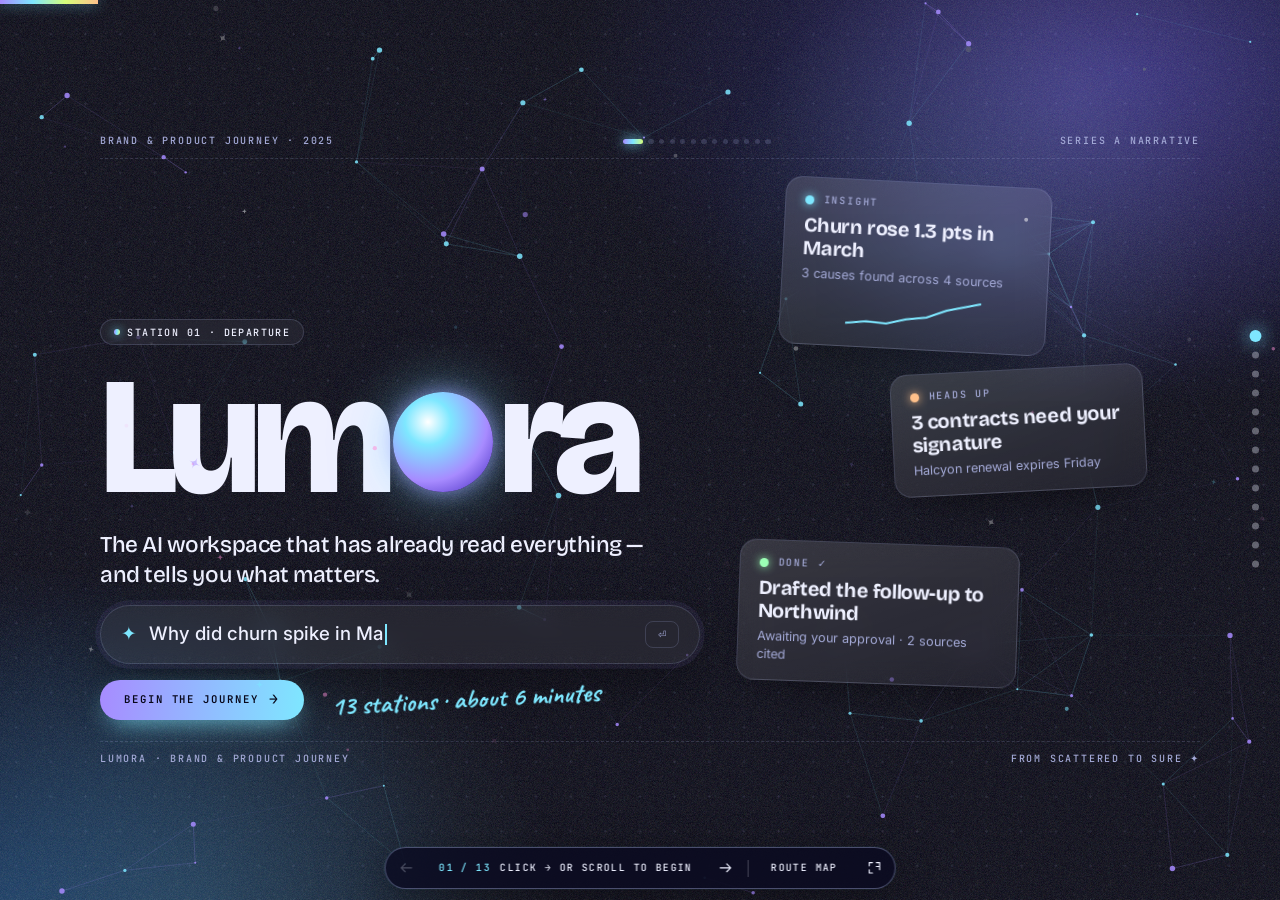
<file: RUN1/decks/D09-lumora-saas.html>
<!doctype html>
<html lang="en">
<head>
<meta charset="UTF-8" />
<meta name="viewport" content="width=device-width, initial-scale=1.0" />
<meta name="theme-color" content="#070714" />
<title>Lumora — From Scattered to Sure · Brand &amp; Product Journey</title>
<script>document.documentElement.classList.add("js");</script>
<link rel="preconnect" href="https://fonts.googleapis.com" />
<link rel="preconnect" href="https://fonts.gstatic.com" crossorigin />
<link href="https://fonts.googleapis.com/css2?family=Bricolage+Grotesque:opsz,wght@12..96,500;12..96,700;12..96,800&family=Caveat:wght@600;700&family=Inter:wght@400;500;600&family=Instrument+Serif:ital@0;1&family=JetBrains+Mono:wght@400;500&display=swap" rel="stylesheet" />
<style>
/* ═══════════════════════════════════════════════════════════════════
   LUMORA · TOKENS
   Stage is designed at 1920×1080; --u = one design pixel.
   Desktop/landscape → horizontal deck · Phone/portrait → vertical snap column
   THE JOURNEY: night → pre-dawn → dawn → day → daybreak
   ═══════════════════════════════════════════════════════════════════ */
:root {
  --u: min(calc(100vw / 1920), calc(100vh / 1080));
  --c-night: #070714;
  --c-violet: #a78bff;
  --c-cyan: #7ee7ff;
  --c-lime: #d6ff7a;
  --c-pink: #ff8fd8;
  --c-amber: #ffc08a;
  --c-indigo: #5b3df5;
  --f-display: "Bricolage Grotesque", "Inter", system-ui, sans-serif;
  --f-serif: "Instrument Serif", Georgia, serif;
  --f-body: "Inter", system-ui, sans-serif;
  --f-mono: "JetBrains Mono", ui-monospace, monospace;
  --f-hand: "Caveat", "Segoe Script", cursive;

  --sz-display: calc(var(--u) * 250);
  --sz-xl: calc(var(--u) * 128);
  --sz-h1: calc(var(--u) * 92);
  --sz-h2: calc(var(--u) * 66);
  --sz-h3: calc(var(--u) * 40);
  --sz-lead: calc(var(--u) * 28);
  --sz-body: calc(var(--u) * 22);
  --sz-label: calc(var(--u) * 15);

  --s-1: calc(var(--u) * 8);  --s-2: calc(var(--u) * 16); --s-3: calc(var(--u) * 24);
  --s-4: calc(var(--u) * 32); --s-5: calc(var(--u) * 48); --s-6: calc(var(--u) * 64);
  --s-7: calc(var(--u) * 96);
  --pad-x: calc(var(--u) * 120);
  --pad-y: calc(var(--u) * 68);

  --ease-slide: cubic-bezier(0.6, 0.05, 0.01, 0.99);
  --dur-slide: 1.05s;
  --ease-enter: cubic-bezier(0.22, 1, 0.36, 1);
  --ease-boing: cubic-bezier(0.34, 1.56, 0.64, 1);
  --dur-enter: 0.9s;

  --mx: 75vw; --my: 25vh; --px: 0; --py: 0;
  --grain: url("data:image/svg+xml,%3Csvg viewBox='0 0 256 256' xmlns='http://www.w3.org/2000/svg'%3E%3Cfilter id='n'%3E%3CfeTurbulence type='fractalNoise' baseFrequency='0.8' numOctaves='3' stitchTiles='stitch'/%3E%3C/filter%3E%3Crect width='100%25' height='100%25' filter='url(%23n)'/%3E%3C/svg%3E");
}
@supports (height: 100dvh) { :root { --u: min(calc(100vw / 1920), calc(100dvh / 1080)); } }

/* ═══════════════ ENGINE ═══════════════ */
*, *::before, *::after { box-sizing: border-box; margin: 0; padding: 0; }
[hidden] { display: none !important; }
html, body {
  width: 100%; height: 100%; overflow: hidden; background: var(--c-night);
  font-family: var(--f-body); -webkit-font-smoothing: antialiased; text-rendering: optimizeLegibility;
}
button { font: inherit; color: inherit; }
input { user-select: text; -webkit-user-select: text; font: inherit; color: inherit; }
#deck {
  display: flex; height: 100vh; height: 100dvh;
  transition: transform var(--dur-slide) var(--ease-slide); will-change: transform; touch-action: pan-y;
}
.slide {
  flex: 0 0 100vw; width: 100vw; height: 100vh; height: 100dvh;
  position: relative; display: grid; place-items: center; overflow: hidden;
  user-select: none; -webkit-user-select: none;
}
.stage {
  position: relative; z-index: 1;
  width: calc(var(--u) * 1920); height: calc(var(--u) * 1080);
  padding: var(--pad-y) var(--pad-x);
  display: grid; grid-template-rows: auto minmax(0, 1fr) auto;
}
.js .stage { transition: transform var(--dur-slide) var(--ease-slide), opacity 0.8s ease; }
.js .slide:not(.is-current) .stage { transform: scale(0.965); opacity: 0.35; }
body.is-dragging, body.is-dragging * { cursor: grabbing !important; }
body.is-dragging .slide .stage { transform: none !important; opacity: 1 !important; }

/* ═══════════════ THEMES — time of day ═══════════════ */
.night {
  background:
    radial-gradient(ellipse 70% 60% at 88% 8%, #1f1d62 0%, transparent 62%),
    radial-gradient(ellipse 60% 60% at 0% 100%, #0e2b55 0%, transparent 62%), #070714;
  color: #eef0ff;
  --ink: #eef0ff; --ink-2: #a3a9d6; --line: rgba(190, 200, 255, 0.17); --card: rgba(255, 255, 255, 0.05);
  --hl: #7ee7ff; --hl2: #a78bff; --grad: linear-gradient(95deg, #a78bff, #7ee7ff 50%, #d6ff7a);
  --btn-bg: linear-gradient(95deg, #a78bff, #7ee7ff); --btn-ink: #07071a; --mk: rgba(167, 139, 255, 0.4);
  --good: #9bffb5; --bad: #ff8a9b; --dot: rgba(190, 200, 255, 0.1);
}
.predawn {
  background:
    radial-gradient(ellipse 80% 70% at 85% 5%, #3b1d82 0%, transparent 60%),
    radial-gradient(ellipse 90% 60% at 50% 110%, #8a2f8f 0%, transparent 65%), #170f40;
  color: #fff4fb;
  --ink: #fff4fb; --ink-2: #d6c3ee; --line: rgba(255, 220, 255, 0.2); --card: rgba(255, 255, 255, 0.08);
  --hl: #ffc08a; --hl2: #ff8fd8; --grad: linear-gradient(95deg, #ffd18a, #ff8fd8 55%, #b9a2ff);
  --btn-bg: linear-gradient(95deg, #ffd18a, #ff8fd8); --btn-ink: #2a0b3a; --mk: rgba(255, 143, 216, 0.4);
  --good: #b6ffd0; --bad: #ff9aa8; --dot: rgba(255, 220, 255, 0.1);
}
.dawn {
  background:
    radial-gradient(ellipse 70% 60% at 15% 5%, #fff3dc 0%, transparent 60%),
    linear-gradient(180deg, #ffd7c0 0%, #ffbfa4 55%, #f3a3b8 100%);
  color: #2a1240;
  --ink: #2a1240; --ink-2: #6d4a73; --line: rgba(42, 18, 64, 0.2); --card: rgba(255, 255, 255, 0.55);
  --hl: #d4411e; --hl2: #5b3df5; --grad: linear-gradient(95deg, #5b3df5, #d4411e);
  --btn-bg: #1b0f33; --btn-ink: #fff; --mk: rgba(255, 255, 255, 0.7);
  --good: #12804a; --bad: #c2370f; --dot: rgba(42, 18, 64, 0.1);
}
.day {
  background:
    radial-gradient(ellipse 50% 50% at 90% 0%, rgba(91, 61, 245, 0.14) 0%, transparent 70%),
    radial-gradient(ellipse 55% 55% at 0% 100%, rgba(18, 168, 214, 0.15) 0%, transparent 70%), #f6f3ec;
  color: #0e0e22;
  --ink: #0e0e22; --ink-2: #565a7a; --line: rgba(14, 14, 34, 0.14); --card: #ffffff;
  --hl: #5b3df5; --hl2: #12a8d6; --grad: linear-gradient(95deg, #5b3df5, #12a8d6 60%, #2fbf71);
  --btn-bg: #0e0e22; --btn-ink: #fff; --mk: rgba(214, 255, 122, 0.85);
  --good: #12804a; --bad: #c2370f; --dot: rgba(14, 14, 34, 0.09);
}
.daybreak {
  background:
    radial-gradient(ellipse 60% 60% at 50% 105%, #fff8d2 0%, transparent 70%),
    linear-gradient(180deg, #ffe9a8 0%, #ffd277 55%, #ffb35c 100%);
  color: #1f1236;
  --ink: #1f1236; --ink-2: #5a3f55; --line: rgba(31, 18, 54, 0.22); --card: rgba(255, 255, 255, 0.6);
  --hl: #c2370f; --hl2: #5b3df5; --grad: linear-gradient(95deg, #5b3df5, #c2370f);
  --btn-bg: #1f1236; --btn-ink: #fff; --mk: rgba(255, 255, 255, 0.75);
  --good: #12804a; --bad: #c2370f; --dot: rgba(31, 18, 54, 0.1);
}
.slide::before {
  content: ""; position: absolute; inset: 0; z-index: 1; pointer-events: none;
  background-image: radial-gradient(var(--dot) calc(var(--u) * 1.6), transparent calc(var(--u) * 2));
  background-size: calc(var(--u) * 52) calc(var(--u) * 52); background-position: center;
}
.night::after, .predawn::after {
  content: ""; position: absolute; inset: 0; z-index: 0; pointer-events: none;
  background: radial-gradient(circle calc(var(--u) * 560) at var(--mx) var(--my), rgba(126, 231, 255, 0.09), transparent 70%);
}
.dawn::after, .day::after, .daybreak::after {
  content: ""; position: absolute; inset: 0; z-index: 0; pointer-events: none;
  background-image: var(--grain); background-size: calc(var(--u) * 200); opacity: 0.12; mix-blend-mode: multiply;
}
.aura { position: absolute; inset: 0; z-index: 0; overflow: hidden; pointer-events: none; }
.aura i { position: absolute; border-radius: 50%; will-change: transform; }
.aura i:nth-child(1) { width: calc(var(--u) * 1000); height: calc(var(--u) * 1000); right: -10%; top: -26%;
  background: radial-gradient(circle, rgba(167, 139, 255, 0.22), transparent 65%); animation: drift1 26s ease-in-out infinite alternate; }
.aura i:nth-child(2) { width: calc(var(--u) * 1200); height: calc(var(--u) * 1200); left: -16%; bottom: -48%;
  background: radial-gradient(circle, rgba(126, 231, 255, 0.16), transparent 65%); animation: drift2 34s ease-in-out infinite alternate; }
.aura::after { content: ""; position: absolute; inset: 0; background-image: var(--grain); background-size: calc(var(--u) * 200); opacity: 0.2; mix-blend-mode: overlay; }
.slide:not(.is-active) *, .slide:not(.is-active) *::before, .slide:not(.is-active) *::after { animation-play-state: paused; }

/* ═══════════════ ANIMATION SYSTEM ═══════════════ */
.js [data-anim], .js .stagger > * { opacity: 0; }
.js .slide.is-active [data-anim] { animation-duration: var(--dur-enter); animation-timing-function: var(--ease-enter); animation-fill-mode: forwards; }
.js .slide.is-active [data-anim="fade-up"] { animation-name: kFadeUp; }
.js .slide.is-active [data-anim="fade-in"] { animation-name: kFadeIn; }
.js .slide.is-active [data-anim="grow"] { animation-name: kGrow; transform-origin: left center; }
.js .slide.is-active [data-anim="pop"] { animation-name: kPop; animation-timing-function: var(--ease-boing); }
[data-delay="1"] { animation-delay: 0.1s; } [data-delay="2"] { animation-delay: 0.22s; } [data-delay="3"] { animation-delay: 0.36s; }
[data-delay="4"] { animation-delay: 0.52s; } [data-delay="5"] { animation-delay: 0.7s; } [data-delay="6"] { animation-delay: 0.9s; }
.js .slide.is-active .stagger > * { animation: kPop 0.8s var(--ease-boing) forwards; animation-delay: calc(var(--i, 0) * 0.09s + 0.35s); }
.stagger > :nth-child(1){--i:0}.stagger > :nth-child(2){--i:1}.stagger > :nth-child(3){--i:2}.stagger > :nth-child(4){--i:3}
.stagger > :nth-child(5){--i:4}.stagger > :nth-child(6){--i:5}.stagger > :nth-child(7){--i:6}.stagger > :nth-child(8){--i:7}
.stagger > :nth-child(9){--i:8}.stagger > :nth-child(10){--i:9}
.js .draw { stroke-dasharray: 1 2; stroke-dashoffset: 1; }
.js .slide.is-active .draw { animation: kDraw 2.2s var(--ease-enter) forwards; animation-delay: calc(var(--d, 0) * 1s + 0.4s); }
@keyframes kFadeUp { from { opacity: 0; transform: translateY(26px); } to { opacity: 1; transform: none; } }
@keyframes kFadeIn { from { opacity: 0; } to { opacity: 1; } }
@keyframes kGrow { from { opacity: 1; transform: scaleX(0); } to { opacity: 1; transform: none; } }
@keyframes kPop { from { opacity: 0; transform: scale(0.7) translateY(24px); } to { opacity: 1; transform: none; } }
@keyframes kDraw { to { stroke-dashoffset: 0; } }
@keyframes kMark { to { background-size: 100% 100%; } }
@keyframes kStrike { to { transform: scaleX(1) rotate(-2deg); } }
@keyframes spin { to { transform: rotate(360deg); } }
@keyframes shimmer { to { background-position: 100% 0; } }
@keyframes bob { to { transform: translateY(calc(var(--u) * -14)); } }
@keyframes wander {
  0% { transform: translate(0, 0) rotate(-2deg); } 50% { transform: translate(calc(var(--u) * 14), calc(var(--u) * -10)) rotate(2deg); }
  100% { transform: translate(calc(var(--u) * -12), calc(var(--u) * 12)) rotate(-1deg); }
}
@keyframes caret { 50% { opacity: 0; } }
@keyframes fogA { to { transform: translate(14%, -4%) scale(1.15); } }
@keyframes fogB { to { transform: translate(-16%, 3%) scale(1.1); } }
@keyframes rise { from { transform: translateY(38%); opacity: 0; } to { transform: none; opacity: 1; } }
@keyframes pulseRing { 0% { box-shadow: 0 0 0 0 rgba(126, 231, 255, 0.45); } 100% { box-shadow: 0 0 0 calc(var(--u) * 40) rgba(126, 231, 255, 0); } }
@keyframes march { to { stroke-dashoffset: -36; } }
@keyframes think { 0%, 80%, 100% { opacity: 0.25; transform: translateY(0); } 40% { opacity: 1; transform: translateY(-3px); } }
@keyframes fireWire { from { transform: scaleX(0); } to { transform: scaleX(1); } }
@keyframes shake { 20%, 60% { translate: -8px 0; } 40%, 80% { translate: 8px 0; } }
@keyframes nudge { 0%, 100% { box-shadow: 0 0 0 0 rgba(126, 231, 255, 0); } 50% { box-shadow: 0 0 0 calc(var(--u) * 10) rgba(126, 231, 255, 0.28); } }
@keyframes drift1 { to { transform: translate(-9%, 12%) scale(1.14); } }
@keyframes drift2 { to { transform: translate(10%, -9%) scale(1.1); } }
@keyframes marq { to { transform: translateX(-50%); } }
@keyframes sway { to { transform: translateY(calc(var(--u) * -18)) rotate(8deg); } }

#progress {
  position: fixed; top: 0; left: 0; height: 4px; width: 0; z-index: 100;
  background: linear-gradient(90deg, #a78bff, #7ee7ff, #d6ff7a, #ffc08a);
  box-shadow: 0 0 14px rgba(126, 231, 255, 0.7);
  transition: width var(--dur-slide) var(--ease-slide);
}
#dust { position: fixed; inset: 0; width: 100%; height: 100%; z-index: 40; pointer-events: none; }
canvas.net { position: absolute; inset: 0; width: 100%; height: 100%; z-index: 0; pointer-events: none; }

/* ═══════════════ NAVIGATION UI ═══════════════ */
#nav-dots { position: fixed; right: 14px; top: 50%; transform: translateY(-50%); display: flex; flex-direction: column; z-index: 100; }
.nav-dot { position: relative; width: 22px; height: 19px; border: 0; background: none; cursor: pointer; display: grid; place-items: center; }
.nav-dot::before { content: ""; width: 7px; height: 7px; border-radius: 50%; background: rgba(238, 240, 255, 0.35); transition: transform 0.3s var(--ease-boing), background 0.3s; }
.nav-dot::after {
  content: attr(data-title); position: absolute; right: 32px; top: 50%; transform: translate(6px, -50%); white-space: nowrap;
  font: 500 11px var(--f-mono); letter-spacing: 0.14em; text-transform: uppercase; padding: 6px 10px;
  background: #0b0a22; color: #eef0ff; border-radius: 99px; border: 1px solid rgba(126, 231, 255, 0.45);
  opacity: 0; pointer-events: none; transition: opacity 0.25s, transform 0.25s;
}
.nav-dot:hover::after, .nav-dot:focus-visible::after { opacity: 1; transform: translate(0, -50%); }
.nav-dot:hover::before { background: #fff; }
.nav-dot.is-active::before { background: var(--c-cyan); transform: scale(1.7); box-shadow: 0 0 10px var(--c-cyan); }
.nav-dot:focus-visible { outline: 2px solid var(--c-cyan); outline-offset: -4px; border-radius: 50%; }
body.nav-on-light .nav-dot::before { background: rgba(14, 14, 34, 0.3); }
body.nav-on-light .nav-dot:hover::before { background: rgba(14, 14, 34, 0.8); }
body.nav-on-light .nav-dot.is-active::before { background: var(--c-indigo); box-shadow: none; }

#dock {
  --dk: max(34px, calc(var(--u) * 48));
  position: fixed; left: 50%; bottom: calc(var(--u) * 16); transform: translateX(-50%); z-index: 100;
  display: flex; align-items: center; gap: calc(var(--u) * 4); padding: calc(var(--u) * 5);
  border-radius: 999px; border: 1px solid rgba(190, 200, 255, 0.35);
  background: rgba(10, 9, 32, 0.78); color: #eef0ff;
  -webkit-backdrop-filter: blur(16px); backdrop-filter: blur(16px);
  box-shadow: 0 10px 40px rgba(0, 0, 0, 0.35), 0 0 0 1px rgba(126, 231, 255, 0.06);
  font: 500 max(10px, calc(var(--u) * 14)) / 1 var(--f-mono); letter-spacing: 0.14em; text-transform: uppercase;
  transition: background 0.5s, border-color 0.5s, color 0.5s;
}
.dock-btn {
  width: var(--dk); height: var(--dk); border-radius: 50%; border: 0; background: transparent; color: inherit;
  font: inherit; letter-spacing: inherit; text-transform: inherit; display: grid; place-items: center; cursor: pointer; flex: none;
  transition: background 0.3s, opacity 0.3s, transform 0.3s var(--ease-boing);
}
.dock-btn:hover { background: rgba(126, 231, 255, 0.2); transform: scale(1.1); }
.dock-btn:disabled { opacity: 0.28; pointer-events: none; }
.dock-btn:focus-visible { outline: 2px solid var(--c-cyan); outline-offset: 2px; }
.dock-btn svg { width: 46%; height: 46%; fill: none; stroke: currentColor; stroke-width: 1.8; stroke-linecap: round; stroke-linejoin: round; }
.dock-btn--txt { width: auto; padding: 0 calc(var(--dk) * 0.5); border-radius: 999px; }
.dock-mid { min-width: calc(var(--u) * 420); padding: 0 calc(var(--u) * 14); display: flex; align-items: center; justify-content: center; gap: calc(var(--u) * 14); white-space: nowrap; }
.dock-idx { color: var(--c-cyan); }
.dock-sep { width: 1px; height: calc(var(--dk) * 0.5); background: currentColor; opacity: 0.25; margin: 0 calc(var(--u) * 4); }
body.nav-on-light #dock { background: rgba(255, 255, 255, 0.78); border-color: rgba(14, 14, 34, 0.25); color: #0e0e22; box-shadow: 0 10px 40px rgba(60, 30, 90, 0.18); }
body.nav-on-light .dock-btn:hover { background: rgba(14, 14, 34, 0.1); }
body.nav-on-light .dock-idx { color: var(--c-indigo); }
body.at-start #btn-next { animation: nudge 2.4s ease-in-out infinite; }

#menu {
  position: fixed; inset: 0; z-index: 200; display: grid; grid-template-rows: auto 1fr;
  padding: calc(var(--u) * 56) calc(var(--u) * 120) calc(var(--u) * 50);
  background: radial-gradient(ellipse 80% 70% at 78% 18%, #2b1f8a 0%, #0a0824 72%); color: #eef0ff;
  opacity: 0; visibility: hidden; transition: opacity 0.5s, visibility 0s 0.5s;
}
#menu.is-open { opacity: 1; visibility: visible; transition: opacity 0.5s; }
.menu-head { display: flex; justify-content: space-between; align-items: center; padding-bottom: var(--s-2); border-bottom: 1px dashed rgba(190, 200, 255, 0.35); }
.menu-head .label { color: #a3a9d6; }
.menu-close { background: none; border: 1px solid var(--c-cyan); border-radius: 99px; color: var(--c-cyan); padding: calc(var(--u) * 10) calc(var(--u) * 22); cursor: pointer; font: 500 var(--sz-label) / 1 var(--f-mono); letter-spacing: 0.2em; text-transform: uppercase; transition: background 0.3s, color 0.3s; }
.menu-close:hover { background: var(--c-cyan); color: #07071a; }
.menu-list { list-style: none; display: grid; grid-template-columns: repeat(3, minmax(0, 1fr)); align-content: center; gap: 0 calc(var(--u) * 72); }
.menu-item {
  display: grid; grid-template-columns: calc(var(--u) * 70) 1fr; grid-template-areas: "n t" "n s";
  width: 100%; text-align: left; padding: calc(var(--u) * 18) 0; border: 0; border-bottom: 1px solid rgba(190, 200, 255, 0.2);
  background: none; color: inherit; cursor: pointer; opacity: 0; transform: translateY(16px);
}
#menu.is-open .menu-item { opacity: 1; transform: none; transition: opacity 0.7s var(--ease-enter) calc(var(--i) * 0.04s + 0.15s), transform 0.7s var(--ease-enter) calc(var(--i) * 0.04s + 0.15s); }
.menu-n { grid-area: n; font: 500 var(--sz-label) / 1.9 var(--f-mono); letter-spacing: 0.2em; color: var(--c-cyan); }
.menu-t { grid-area: t; font: 700 calc(var(--u) * 38) / 1.1 var(--f-display); letter-spacing: -0.02em; transition: color 0.3s, transform 0.4s var(--ease-boing); }
.menu-s { grid-area: s; font: 400 calc(var(--u) * 19) / 1.4 var(--f-body); color: #a3a9d6; margin-top: calc(var(--u) * 4); }
.menu-item:hover .menu-t, .menu-item:focus-visible .menu-t { color: var(--c-cyan); transform: translateX(calc(var(--u) * 10)); }
.menu-item.is-current .menu-t { font-family: var(--f-serif); font-style: italic; font-weight: 400; color: var(--c-lime); }
.menu-item.is-current .menu-s::after { content: " · You are here"; color: var(--c-lime); }
.menu-item:focus-visible { outline: 2px solid var(--c-cyan); outline-offset: 4px; }

#cursor {
  position: fixed; left: 0; top: 0; width: 34px; height: 34px; margin: -17px 0 0 -17px; z-index: 300;
  border: 1.5px solid var(--c-cyan); border-radius: 50%; pointer-events: none; opacity: 0; will-change: transform;
  transition: opacity 0.3s, width 0.35s var(--ease-boing), height 0.35s var(--ease-boing), margin 0.35s var(--ease-boing), background 0.3s, border-color 0.3s;
}
#cursor.is-on { opacity: 0.95; }
#cursor.is-hover { width: 66px; height: 66px; margin: -33px 0 0 -33px; background: rgba(126, 231, 255, 0.15); }
body.nav-on-light #cursor { border-color: var(--c-indigo); }
body.nav-on-light #cursor.is-hover { background: rgba(91, 61, 245, 0.1); }
@media (hover: none) { #cursor { display: none; } }

/* ═══════════════ TYPOGRAPHY + SHARED ═══════════════ */
.display { font: 800 var(--sz-display) / 0.92 var(--f-display); letter-spacing: -0.05em; }
.h1 { font: 700 var(--sz-h1) / 1.02 var(--f-display); letter-spacing: -0.035em; text-wrap: balance; }
.h1.xl { font-size: var(--sz-xl); line-height: 1; font-weight: 800; letter-spacing: -0.045em; }
.h2 { font: 700 var(--sz-h2) / 1.06 var(--f-display); letter-spacing: -0.03em; text-wrap: balance; }
.h3 { font: 700 var(--sz-h3) / 1.1 var(--f-display); letter-spacing: -0.02em; }
.lead { font: 400 var(--sz-lead) / 1.5 var(--f-body); }
.copy { font: 400 var(--sz-body) / 1.55 var(--f-body); }
.label { font: 500 var(--sz-label) / 1.2 var(--f-mono); letter-spacing: 0.18em; text-transform: uppercase; }
.kicker { font: 500 var(--sz-label) / 1.2 var(--f-mono); letter-spacing: 0.2em; text-transform: uppercase; color: var(--hl); }
.hand { font-family: var(--f-hand); font-weight: 700; line-height: 1; color: var(--hl); }
.muted { color: var(--ink-2); }
em {
  font-family: var(--f-serif); font-style: italic; font-weight: 400; font-size: 1.12em; letter-spacing: -0.01em;
  background: var(--grad); background-size: 200% 100%; -webkit-background-clip: text; background-clip: text; color: transparent;
  animation: shimmer 7s linear infinite alternate; padding-right: 0.05em;
}
.stack { display: flex; flex-direction: column; gap: var(--s-4); }
.stack.center { align-items: center; text-align: center; }
.mark { background: linear-gradient(transparent 58%, var(--mk) 58% 94%, transparent 94%) no-repeat 0 0 / 100% 100%; padding: 0 0.06em; }
.js .mark { background-size: 0 100%; }
.js .slide.is-active .mark { animation: kMark 0.9s var(--ease-enter) 1.2s forwards; }
.strike { position: relative; display: inline-block; opacity: 0.6; }
.strike::after { content: ""; position: absolute; left: -2%; right: -2%; top: 54%; height: 0.07em; background: var(--bad); border-radius: 9px; transform: rotate(-2deg); transform-origin: left; }
.js .strike::after { transform: scaleX(0) rotate(-2deg); }
.js .slide.is-active .strike::after { animation: kStrike 0.8s var(--ease-enter) 1.1s forwards; }
.rule-lux { width: calc(var(--u) * 96); height: calc(var(--u) * 6); border-radius: 99px; background: var(--grad); flex: none; }

.stk {
  display: inline-flex; align-items: center; gap: 0.7em; align-self: flex-start;
  padding: calc(var(--u) * 10) calc(var(--u) * 20); border-radius: 999px;
  border: 1px solid var(--line); background: var(--card); color: var(--ink);
  font: 500 var(--sz-label) / 1.1 var(--f-mono); letter-spacing: 0.14em; text-transform: uppercase;
  -webkit-backdrop-filter: blur(10px); backdrop-filter: blur(10px);
  transition: scale 0.35s var(--ease-boing); cursor: default;
}
.stk::before { content: ""; width: 0.6em; height: 0.6em; border-radius: 50%; background: var(--grad); box-shadow: 0 0 10px var(--hl); }
.stk:hover { scale: 1.06; }
.stack.center .stk { align-self: center; }
.chip {
  display: inline-block; padding: calc(var(--u) * 9) calc(var(--u) * 22); border-radius: 999px;
  border: 1px solid var(--line); background: var(--card); color: var(--ink);
  font: 500 calc(var(--u) * 22) / 1.15 var(--f-body); transition: scale 0.35s var(--ease-boing), background 0.3s, color 0.3s; cursor: default;
}
.chip:hover { scale: 1.07; background: var(--btn-bg); color: var(--btn-ink); }
.chips { display: flex; flex-wrap: wrap; gap: calc(var(--u) * 12); }

.cta {
  position: relative; display: inline-flex; align-items: center; gap: calc(var(--u) * 16); flex: none;
  padding: calc(var(--u) * 22) calc(var(--u) * 36); border: 0; border-radius: 999px; cursor: pointer;
  background: var(--btn-bg); color: var(--btn-ink);
  font: 600 calc(var(--u) * 16) / 1 var(--f-mono); letter-spacing: 0.18em; text-transform: uppercase;
  box-shadow: 0 calc(var(--u) * 14) calc(var(--u) * 40) -10px var(--hl);
  transition: translate 0.3s var(--ease-boing), box-shadow 0.3s;
}
.cta:hover { translate: 0 calc(var(--u) * -4); box-shadow: 0 calc(var(--u) * 22) calc(var(--u) * 50) -10px var(--hl); }
.cta .arr { display: inline-block; transition: transform 0.4s var(--ease-boing); font-size: 1.4em; line-height: 0.6; }
.cta:hover .arr { transform: translateX(calc(var(--u) * 8)); }
.cta.ghost { background: transparent; color: var(--ink); border: 1px solid var(--line); box-shadow: none; }
.cta.ghost:hover { background: var(--card); }

.glass {
  border: 1px solid var(--line); border-radius: calc(var(--u) * 28); background: var(--card);
  -webkit-backdrop-filter: blur(14px); backdrop-filter: blur(14px);
  box-shadow: 0 calc(var(--u) * 24) calc(var(--u) * 60) -20px rgba(0, 0, 0, 0.3), inset 0 1px 0 rgba(255, 255, 255, 0.08);
}
.day .glass, .dawn .glass { box-shadow: 0 calc(var(--u) * 24) calc(var(--u) * 60) -24px rgba(60, 30, 90, 0.25); }
.art { position: absolute; inset: 0; pointer-events: none; z-index: 0; }
.doodle { position: absolute; width: calc(var(--u) * 60); height: calc(var(--u) * 60); color: var(--dc, var(--hl)); animation: sway 7s ease-in-out infinite alternate; }
.doodle.sm { width: calc(var(--u) * 34); height: calc(var(--u) * 34); animation-duration: 5s; }
.doodle.lg { width: calc(var(--u) * 96); height: calc(var(--u) * 96); animation-duration: 9s; }

.chrome, .foot { display: flex; justify-content: space-between; align-items: center; }
.chrome { padding-bottom: var(--s-2); border-bottom: 1px dashed var(--line); }
.foot { padding-top: var(--s-2); border-top: 1px dashed var(--line); }
.chrome .label, .foot .label { color: var(--ink-2); }
.folio b { color: var(--hl); font: 700 calc(var(--u) * 22) / 1 var(--f-display); letter-spacing: 0; }
.folio::before { content: "— "; opacity: 0.5; }
.route { display: flex; gap: calc(var(--u) * 8); align-items: center; }
.route i { width: calc(var(--u) * 8); height: calc(var(--u) * 8); border-radius: 50%; background: var(--line); transition: all 0.5s; }
.route i.done { background: var(--hl); opacity: 0.8; }
.route i.now { width: calc(var(--u) * 30); border-radius: 99px; background: var(--grad); box-shadow: 0 0 12px var(--hl); }
.body { min-height: 0; display: flex; flex-direction: column; justify-content: center; padding: var(--s-5) 0; position: relative; }
.body > :not(.art):not(.field) { position: relative; z-index: 1; }
.split2 { display: grid; gap: var(--s-7); align-items: center; }
.icon { width: calc(var(--u) * 76); height: calc(var(--u) * 76); flex: none; fill: none; stroke: var(--ink); stroke-width: 2.4; stroke-linecap: round; stroke-linejoin: round; }

/* ═══════════════ 01 · COVER ═══════════════ */
.stage--cover { padding-left: calc(var(--u) * 150); }
.cover-body { justify-content: flex-end; gap: var(--s-3); padding-bottom: var(--s-4); }
.orb-o {
  display: inline-block; width: 0.6em; height: 0.6em; margin: 0 0.035em; border-radius: 50%; vertical-align: baseline;
  background: radial-gradient(circle at calc(35% + var(--px) * 12%) calc(30% + var(--py) * 12%), #fff 0%, var(--c-cyan) 24%, var(--c-violet) 62%, #3a1fb8 100%);
  box-shadow: 0 0 calc(var(--u) * 90) rgba(126, 231, 255, 0.55), 0 0 calc(var(--u) * 30) rgba(167, 139, 255, 0.7);
  animation: pulseRing 3s ease-out infinite;
}
.cover-sub { font: 500 calc(var(--u) * 34) / 1.3 var(--f-display); letter-spacing: -0.02em; max-width: calc(var(--u) * 820); }
.prompt {
  display: flex; align-items: center; gap: calc(var(--u) * 18); width: calc(var(--u) * 900);
  padding: calc(var(--u) * 22) calc(var(--u) * 30); border-radius: 99px; border: 1px solid var(--line);
  background: rgba(255, 255, 255, 0.06); -webkit-backdrop-filter: blur(12px); backdrop-filter: blur(12px);
  font: 500 calc(var(--u) * 28) / 1.2 var(--f-body);
  box-shadow: 0 0 0 calc(var(--u) * 7) rgba(167, 139, 255, 0.08), 0 calc(var(--u) * 30) calc(var(--u) * 80) rgba(0, 0, 0, 0.35);
}
.prompt .sp { color: var(--hl); } .prompt .typed { min-height: 1.2em; }
.prompt .caret { width: 2px; height: 1.1em; background: var(--hl); margin-left: -10px; animation: caret 1s steps(1) infinite; }
.prompt .kbd { margin-left: auto; font: 500 var(--sz-label) var(--f-mono); padding: 6px 12px; border-radius: 8px; border: 1px solid var(--line); color: var(--ink-2); }
.cover-row { display: flex; align-items: center; gap: calc(var(--u) * 40); }
.cover-row .hand { font-size: calc(var(--u) * 40); rotate: -3deg; }
.fc { position: absolute; left: var(--l); top: var(--t); width: calc(var(--u) * var(--w, 400)); rotate: var(--r, 0deg);
  translate: calc(var(--px) * var(--d) * var(--u) * -36) calc(var(--py) * var(--d) * var(--u) * -24); transition: translate 0.6s var(--ease-enter); }
.fc-in { padding: calc(var(--u) * 24) calc(var(--u) * 28); border-radius: calc(var(--u) * 26); border: 1px solid var(--line);
  background: linear-gradient(160deg, rgba(255, 255, 255, 0.13), rgba(255, 255, 255, 0.04));
  -webkit-backdrop-filter: blur(16px); backdrop-filter: blur(16px); box-shadow: 0 calc(var(--u) * 30) calc(var(--u) * 70) -20px rgba(0, 0, 0, 0.5);
  animation: bob var(--bd, 6s) ease-in-out infinite alternate; }
.fc .label { display: flex; align-items: center; gap: 10px; color: var(--ink-2); margin-bottom: calc(var(--u) * 12); }
.fc .label::before { content: ""; width: 9px; height: 9px; border-radius: 50%; background: var(--dc); box-shadow: 0 0 10px var(--dc); }
.fc b { display: block; font: 700 calc(var(--u) * 30) / 1.15 var(--f-display); letter-spacing: -0.02em; }
.fc span.s { display: block; margin-top: calc(var(--u) * 8); font: 400 calc(var(--u) * 19) / 1.4 var(--f-body); color: var(--ink-2); }
.fc svg { display: block; margin-top: calc(var(--u) * 14); width: 100%; height: calc(var(--u) * 54); }

/* ═══════════════ 02 · THE FOG ═══════════════ */
.fog { position: absolute; inset: 0; z-index: 0; overflow: hidden; pointer-events: none; }
.fog i { position: absolute; border-radius: 50%; filter: blur(calc(var(--u) * 60)); }
.fog i:nth-child(1) { width: 80%; height: 50%; left: -10%; bottom: -18%; background: rgba(150, 160, 255, 0.2); animation: fogA 18s ease-in-out infinite alternate; }
.fog i:nth-child(2) { width: 70%; height: 46%; right: -14%; bottom: -14%; background: rgba(126, 231, 255, 0.13); animation: fogB 22s ease-in-out infinite alternate; }
.fog i:nth-child(3) { width: 50%; height: 40%; left: 25%; bottom: 8%; background: rgba(255, 255, 255, 0.06); animation: fogA 28s ease-in-out infinite alternate-reverse; }
.fog-split { grid-template-columns: 1.05fr 0.95fr; gap: var(--s-6); }
.stats { display: flex; flex-direction: column; gap: var(--s-3); }
.stat { display: grid; grid-template-columns: calc(var(--u) * 250) 1fr; align-items: center; gap: var(--s-4); padding: calc(var(--u) * 26) calc(var(--u) * 34); }
.stat .n { font: 800 calc(var(--u) * 100) / 1 var(--f-display); letter-spacing: -0.05em; background: var(--grad); -webkit-background-clip: text; background-clip: text; color: transparent; }
.stat .n small { font-size: 0.42em; letter-spacing: 0; margin-left: 4px; }
.stat p { font: 500 calc(var(--u) * 26) / 1.3 var(--f-display); letter-spacing: -0.01em; }
.fine { font: 400 calc(var(--u) * 17) / 1.4 var(--f-mono); color: var(--ink-2); letter-spacing: 0.04em; }

/* ═══════════════ 03 · THE SCATTER (interactive) ═══════════════ */
.scatter { grid-template-columns: 0.78fr 1.22fr; gap: var(--s-5); }
.sc-h .a, .sc-h .b { display: block; }
.sc-h .b { display: none; }
.sc-wrap.all .sc-h .a { display: none; } .sc-wrap.all .sc-h .b { display: block; }
.field { position: relative; width: calc(var(--u) * 1000); height: calc(var(--u) * 740); justify-self: center; --n: 0; }
.wires { position: absolute; inset: 0; width: 100%; height: 100%; overflow: visible; pointer-events: none; }
.wires line { stroke: var(--hl); stroke-width: 1.6; stroke-opacity: 0.75; vector-effect: non-scaling-stroke; stroke-dasharray: 1; stroke-dashoffset: 1; transition: stroke-dashoffset 0.9s var(--ease-enter); }
.wires line.on { stroke-dashoffset: 0; }
.guide { position: absolute; left: 50%; top: 50%; translate: -50% -50%; border: 1px dashed var(--line); border-radius: 50%; opacity: 0; transition: opacity 1s; }
.guide.g1 { width: 52%; height: 50%; } .guide.g2 { width: 84%; height: 80%; }
.field.some .guide { opacity: 1; }
.hub {
  position: absolute; left: 50%; top: 50%; width: calc(var(--u) * 200); height: calc(var(--u) * 200); border-radius: 50%; z-index: 3;
  translate: -50% -50%; scale: calc(1 + var(--n) * 0.035); display: grid; place-content: center; text-align: center; color: #07071a;
  background: radial-gradient(circle at 35% 30%, #fff 0%, var(--c-cyan) 24%, var(--c-violet) 64%, #3a1fb8 100%);
  box-shadow: 0 0 calc(var(--u) * (30 + var(--n) * 8)) rgba(126, 231, 255, 0.5); transition: scale 0.6s var(--ease-boing), box-shadow 0.6s;
}
.hub b { font: 800 calc(var(--u) * 30) / 1 var(--f-display); letter-spacing: -0.03em; }
.hub span { font: 500 calc(var(--u) * 15) / 1.2 var(--f-mono); letter-spacing: 0.12em; margin-top: 6px; }
.field.all .hub { animation: pulseRing 2s ease-out infinite; }
.tool { position: absolute; left: var(--x); top: var(--y); translate: -50% -50%; border: 0; background: none; cursor: pointer; z-index: 2;
  transition: left 1.1s var(--ease-slide), top 1.1s var(--ease-slide); }
.tool.on { left: var(--tx); top: var(--ty); }
.tool b { display: inline-block; font: 500 calc(var(--u) * 20) / 1 var(--f-mono); padding: calc(var(--u) * 12) calc(var(--u) * 20); border-radius: 99px;
  border: 1px solid var(--line); background: var(--card); color: var(--ink); -webkit-backdrop-filter: blur(8px); backdrop-filter: blur(8px);
  animation: wander var(--wd, 7s) ease-in-out infinite alternate; animation-delay: var(--dl, 0s);
  transition: background 0.4s, color 0.4s, border-color 0.4s, box-shadow 0.4s, scale 0.3s var(--ease-boing); }
.tool:hover b { scale: 1.12; }
.tool.on b { background: var(--c-cyan); color: #07071a; border-color: transparent; box-shadow: 0 0 20px rgba(126, 231, 255, 0.5); animation-duration: 14s; }
.sc-ctrl { display: flex; align-items: center; gap: var(--s-3); flex-wrap: wrap; }
.counter { font: 800 calc(var(--u) * 120) / 1 var(--f-display); letter-spacing: -0.05em; }
.counter small { font-size: 0.4em; color: var(--ink-2); letter-spacing: -0.02em; }

/* ═══════════════ 04 · FIRST LIGHT ═══════════════ */
.sunwrap { position: absolute; inset: 0; z-index: 0; overflow: hidden; pointer-events: none; }
.rays { position: absolute; left: 50%; top: 84%; width: calc(var(--u) * 2200); height: calc(var(--u) * 2200); margin: calc(var(--u) * -1100) 0 0 calc(var(--u) * -1100);
  background: repeating-conic-gradient(from 0deg, rgba(255, 220, 180, 0.16) 0 3deg, transparent 3deg 12deg);
  -webkit-mask-image: radial-gradient(circle, #000 0, transparent 62%); mask-image: radial-gradient(circle, #000 0, transparent 62%); animation: spin 140s linear infinite; }
.sun-par { position: absolute; left: 50%; top: 84%; width: calc(var(--u) * 1300); height: calc(var(--u) * 1300); margin: calc(var(--u) * -650) 0 0 calc(var(--u) * -650);
  translate: calc(var(--px) * var(--u) * 30) calc(var(--py) * var(--u) * 18); transition: translate 1.4s var(--ease-enter); }
.sun { width: 100%; height: 100%; border-radius: 50%;
  background: radial-gradient(circle, #ffeec4 0%, #ffbb8e 22%, #ff82c8 46%, rgba(120, 70, 220, 0) 68%); }
.js .sun { opacity: 0; }
.js .slide.is-active .sun { animation: rise 2.6s var(--ease-enter) 0.2s forwards; }
.sun-rings { position: absolute; inset: 0; width: 100%; height: 100%; overflow: visible; color: #fff; }
.light-body { text-shadow: 0 2px 30px rgba(40, 10, 70, 0.55); }
.light-body .chip { text-shadow: none; }

/* ═══════════════ 05 · THE ROUTE (flip cards) ═══════════════ */
.route-cards { display: grid; grid-template-columns: 1fr calc(var(--u) * 110) 1fr calc(var(--u) * 110) 1fr; align-items: start; margin-top: var(--s-4); }
.rcard:nth-child(3) { margin-top: calc(var(--u) * 50); } .rcard:nth-child(5) { margin-top: calc(var(--u) * 100); }
.conn { margin-top: calc(var(--u) * 190); } .conn:nth-child(4) { margin-top: calc(var(--u) * 240); }
.conn svg { width: 100%; height: calc(var(--u) * 40); overflow: visible; color: var(--hl); }
.conn path.dots { stroke-dasharray: 4 14; stroke-linecap: round; animation: march 1.6s linear infinite; }
.rcard { position: relative; display: grid; cursor: pointer; min-height: calc(var(--u) * 440); transition: scale 0.5s var(--ease-boing), border-color 0.4s; }
.rcard:hover, .rcard.is-open { scale: 1.03; border-color: var(--hl); }
.rcard .face { grid-area: 1 / 1; display: flex; flex-direction: column; justify-content: space-between; gap: var(--s-3);
  padding: var(--s-5) var(--s-4) var(--s-4); transition: opacity 0.5s var(--ease-enter), transform 0.7s var(--ease-enter); }
.rcard .back { opacity: 0; transform: translateY(16px); pointer-events: none; }
.rcard .top { display: flex; justify-content: space-between; align-items: flex-start; }
.rcard .name { font: 800 calc(var(--u) * 84) / 1 var(--f-display); letter-spacing: -0.045em; }
.rcard .sub { display: block; margin-top: 8px; font-size: calc(var(--u) * 46); rotate: -2deg; }
.rcard .note { display: flex; justify-content: space-between; padding-top: var(--s-2); border-top: 1px dashed var(--line); color: var(--ink-2); }
.rcard .back p.t { font: 400 calc(var(--u) * 24) / 1.5 var(--f-body); }
.rcard .big { font: 800 calc(var(--u) * 100) / 1 var(--f-display); letter-spacing: -0.05em; background: var(--grad); -webkit-background-clip: text; background-clip: text; color: transparent; }
.rcard.is-open .front { opacity: 0; transform: translateY(-16px); } .rcard.is-open .back { opacity: 1; transform: none; }
@media (hover: hover) { .rcard:hover .front { opacity: 0; transform: translateY(-16px); } .rcard:hover .back { opacity: 1; transform: none; } }

/* ═══════════════ 06 · LIVE DEMO ═══════════════ */
.demo { grid-template-columns: 0.72fr 1.28fr; gap: var(--s-6); align-items: center; }
.plist { display: flex; flex-direction: column; gap: var(--s-2); margin-top: var(--s-2); }
.pbtn { text-align: left; padding: calc(var(--u) * 18) calc(var(--u) * 24); border-radius: calc(var(--u) * 20); border: 1px solid var(--line); background: var(--card); cursor: pointer;
  font: 500 calc(var(--u) * 24) / 1.25 var(--f-body); display: flex; gap: 14px; align-items: center; transition: translate 0.3s var(--ease-boing), background 0.3s, border-color 0.3s; }
.pbtn::before { content: "✦"; color: var(--hl); }
.pbtn:hover { translate: calc(var(--u) * 8) 0; border-color: var(--hl); }
.pbtn.is-on { background: var(--btn-bg); color: var(--btn-ink); border-color: transparent; }
.pbtn.is-on::before { color: var(--btn-ink); }
.win { --ink: #eef0ff; --ink-2: #a9aedb; --line: rgba(190, 200, 255, 0.18); --hl: #7ee7ff; --card: rgba(255, 255, 255, 0.06);
  display: grid; grid-template-rows: auto 1fr auto; height: calc(var(--u) * 700); border-radius: calc(var(--u) * 30); border: 1px solid var(--line);
  background: rgba(9, 8, 30, 0.7); -webkit-backdrop-filter: blur(18px); backdrop-filter: blur(18px); overflow: hidden; color: #eef0ff;
  box-shadow: 0 calc(var(--u) * 40) calc(var(--u) * 90) -20px rgba(0, 0, 0, 0.6); }
.win-bar { display: flex; align-items: center; gap: 10px; padding: calc(var(--u) * 18) calc(var(--u) * 26); border-bottom: 1px solid var(--line); }
.win-bar i { width: 12px; height: 12px; border-radius: 50%; background: rgba(255, 255, 255, 0.2); }
.win-bar i:nth-child(1) { background: #ff6b81; } .win-bar i:nth-child(2) { background: #ffd166; } .win-bar i:nth-child(3) { background: #7bed9f; }
.win-bar .label { margin-left: auto; color: var(--ink-2); } .win-bar .live { color: var(--good); }
.chat { padding: calc(var(--u) * 28); display: flex; flex-direction: column; gap: calc(var(--u) * 22); overflow: hidden; justify-content: flex-end; }
.msg { animation: kFadeUp 0.5s var(--ease-enter) both; }
.msg.user { align-self: flex-end; max-width: 78%; padding: calc(var(--u) * 16) calc(var(--u) * 24); border-radius: 22px 22px 6px 22px; background: linear-gradient(95deg, #a78bff, #7ee7ff); color: #07071a; font: 500 calc(var(--u) * 24) / 1.35 var(--f-body); }
.msg.ai { display: grid; grid-template-columns: calc(var(--u) * 44) 1fr; gap: calc(var(--u) * 16); align-self: flex-start; width: 100%; }
.av { width: calc(var(--u) * 44); height: calc(var(--u) * 44); border-radius: 50%; background: radial-gradient(circle at 35% 30%, #fff 0%, #7ee7ff 24%, #a78bff 64%, #3a1fb8 100%); box-shadow: 0 0 20px rgba(126, 231, 255, 0.5); }
.ai-body { font: 400 calc(var(--u) * 23) / 1.5 var(--f-body); }
.ai-body .lead2 { font-weight: 600; margin-bottom: calc(var(--u) * 10); }
.ai-body ol { list-style: none; counter-reset: p; display: flex; flex-direction: column; gap: calc(var(--u) * 8); }
.ai-body li { counter-increment: p; display: grid; grid-template-columns: calc(var(--u) * 34) 1fr; color: #d7daf5; }
.ai-body li::before { content: counter(p); color: var(--hl); font: 500 calc(var(--u) * 17) / 2 var(--f-mono); }
.srcs { display: flex; flex-wrap: wrap; gap: 8px; margin-top: calc(var(--u) * 14); align-items: center; }
.src { font: 500 calc(var(--u) * 14) / 1 var(--f-mono); letter-spacing: 0.06em; padding: 7px 12px; border-radius: 99px; border: 1px solid var(--line); color: var(--ink-2); animation: kPop 0.5s var(--ease-boing) both; }
.src.conf { color: var(--good); border-color: rgba(155, 255, 181, 0.4); }
.act { margin-top: calc(var(--u) * 14); border: 1px solid var(--hl); background: transparent; color: var(--hl); border-radius: 99px; cursor: pointer; padding: calc(var(--u) * 10) calc(var(--u) * 20); font: 500 calc(var(--u) * 16) / 1 var(--f-mono); letter-spacing: 0.08em; transition: background 0.3s, color 0.3s; animation: kPop 0.5s var(--ease-boing) both; }
.act:hover { background: var(--hl); color: #07071a; } .act.done { border-color: var(--good); color: var(--good); }
.dots3 { display: inline-flex; gap: 6px; padding: 10px 0; } .dots3 i { width: 8px; height: 8px; border-radius: 50%; background: var(--hl); animation: think 1.2s infinite; }
.dots3 i:nth-child(2) { animation-delay: 0.15s; } .dots3 i:nth-child(3) { animation-delay: 0.3s; }
.ask { display: flex; gap: 12px; padding: calc(var(--u) * 18) calc(var(--u) * 24); border-top: 1px solid var(--line); }
.ask input { flex: 1; min-width: 0; background: rgba(255, 255, 255, 0.06); border: 1px solid var(--line); border-radius: 99px; padding: calc(var(--u) * 16) calc(var(--u) * 26); outline: none; font-size: calc(var(--u) * 22); }
.ask input:focus { border-color: var(--hl); }
.ask button { width: calc(var(--u) * 58); height: calc(var(--u) * 58); border-radius: 50%; border: 0; cursor: pointer; background: linear-gradient(95deg, #a78bff, #7ee7ff); color: #07071a; font-size: calc(var(--u) * 26); font-weight: 700; }

/* ═══════════════ 07 · AUTOPILOT ═══════════════ */
.flow { display: grid; grid-template-columns: 1fr calc(var(--u) * 90) 1fr calc(var(--u) * 90) 1fr; align-items: stretch; margin: var(--s-5) 0 var(--s-4); }
.node { padding: calc(var(--u) * 26); display: flex; flex-direction: column; gap: calc(var(--u) * 12); transition: border-color 0.4s, box-shadow 0.5s, background 0.4s; }
.node.fired { border-color: var(--good); box-shadow: 0 0 0 4px rgba(18, 128, 74, 0.15), 0 20px 50px -20px rgba(18, 128, 74, 0.5); }
.node .nt { display: flex; justify-content: space-between; color: var(--hl); }
.node .nt i { font-style: normal; opacity: 0; transition: opacity 0.4s; color: var(--good); } .node.fired .nt i { opacity: 1; }
.opt { text-align: left; padding: calc(var(--u) * 14) calc(var(--u) * 18); border-radius: calc(var(--u) * 16); border: 1px solid var(--line); background: transparent; cursor: pointer;
  font: 500 calc(var(--u) * 21) / 1.25 var(--f-body); transition: background 0.3s, color 0.3s, translate 0.3s var(--ease-boing); }
.opt:hover { translate: calc(var(--u) * 6) 0; }
.opt.is-on { background: var(--btn-bg); color: var(--btn-ink); border-color: transparent; }
.wire { align-self: center; height: 3px; background: var(--line); position: relative; border-radius: 9px; }
.wire::after { content: ""; position: absolute; inset: 0; border-radius: 9px; background: var(--good); transform: scaleX(0); transform-origin: left; }
.wire.fire::after { animation: fireWire 0.6s var(--ease-enter) forwards; }
.wire::before { content: "▸"; position: absolute; right: -6px; top: 50%; translate: 0 -54%; color: var(--ink-2); font-size: calc(var(--u) * 22); }
.sentence { font: 500 calc(var(--u) * 34) / 1.35 var(--f-display); letter-spacing: -0.02em; max-width: calc(var(--u) * 1100); }
.sentence em { font-size: 1.05em; }
.run-row { display: flex; align-items: center; gap: var(--s-4); margin-top: var(--s-3); }
.result { font: 500 calc(var(--u) * 20) / 1.3 var(--f-mono); letter-spacing: 0.05em; color: var(--good); opacity: 0; transition: opacity 0.4s; } .result.on { opacity: 1; }

/* ═══════════════ 08 · GUARDRAILS ═══════════════ */
.guard { grid-template-columns: 0.95fr 1.05fr; gap: var(--s-6); }
.lays { display: flex; flex-direction: column; gap: var(--s-2); margin-top: var(--s-2); }
.lay { text-align: left; display: grid; grid-template-columns: calc(var(--u) * 54) 1fr; gap: 6px 18px; padding: calc(var(--u) * 18) calc(var(--u) * 24); border-radius: calc(var(--u) * 20); border: 1px solid var(--line); background: var(--card); cursor: pointer; transition: translate 0.3s var(--ease-boing), border-color 0.3s, background 0.3s; }
.lay .n { grid-row: span 2; font: 500 var(--sz-label) / 2.6 var(--f-mono); color: var(--hl); letter-spacing: 0.1em; }
.lay b { font: 700 calc(var(--u) * 28) / 1.15 var(--f-display); letter-spacing: -0.02em; }
.lay p { font: 400 calc(var(--u) * 20) / 1.4 var(--f-body); color: var(--ink-2); max-height: 0; overflow: hidden; opacity: 0; transition: max-height 0.5s var(--ease-enter), opacity 0.4s; }
.lay.is-on { border-color: var(--hl); background: rgba(255, 255, 255, 0.75); translate: calc(var(--u) * 10) 0; } .lay.is-on p { max-height: calc(var(--u) * 120); opacity: 1; }
.rings { position: relative; width: calc(var(--u) * 700); height: calc(var(--u) * 700); justify-self: center; }
.rings svg { width: 100%; height: 100%; overflow: visible; }
.rings .rg { fill: none; stroke: var(--ink); stroke-opacity: 0.2; stroke-width: 2; transition: stroke-opacity 0.5s, stroke-width 0.5s, stroke 0.5s; cursor: pointer; }
.rings .rg.is-on { stroke: var(--hl); stroke-opacity: 1; stroke-width: 7; filter: drop-shadow(0 0 12px var(--hl)); }
.rings .spin { transform-origin: 350px 350px; animation: spin 60s linear infinite; }
.rings .core { position: absolute; left: 50%; top: 50%; translate: -50% -50%; width: 30%; text-align: center; }
.rings .core b { display: block; font: 800 calc(var(--u) * 92) / 1 var(--f-display); letter-spacing: -0.05em; background: var(--grad); -webkit-background-clip: text; background-clip: text; color: transparent; }
.rings .core span { font: 500 calc(var(--u) * 15) / 1.4 var(--f-mono); letter-spacing: 0.12em; text-transform: uppercase; color: var(--ink-2); }

/* ═══════════════ 09 · PAYOFF (ROI) ═══════════════ */
.roi { grid-template-columns: 1fr 1fr; gap: var(--s-6); }
.sliders { display: flex; flex-direction: column; gap: calc(var(--u) * 36); margin-top: var(--s-3); }
.rng { display: grid; gap: calc(var(--u) * 14); }
.rng-top { display: flex; justify-content: space-between; align-items: baseline; }
.rng-top output { font: 700 calc(var(--u) * 46) / 1 var(--f-display); letter-spacing: -0.03em; color: var(--hl); }
input[type=range] { -webkit-appearance: none; appearance: none; width: 100%; height: calc(var(--u) * 10); border-radius: 99px; outline: none; cursor: pointer;
  background: linear-gradient(90deg, var(--hl) var(--p, 50%), var(--line) var(--p, 50%)); }
input[type=range]::-webkit-slider-thumb { -webkit-appearance: none; width: calc(var(--u) * 34); height: calc(var(--u) * 34); border-radius: 50%; background: #fff; border: 4px solid var(--hl); box-shadow: 0 4px 16px rgba(0, 0, 0, 0.25); transition: scale 0.2s var(--ease-boing); }
input[type=range]::-webkit-slider-thumb:hover { scale: 1.2; }
input[type=range]::-moz-range-thumb { width: calc(var(--u) * 26); height: calc(var(--u) * 26); border-radius: 50%; background: #fff; border: 4px solid var(--hl); }
.payoff { padding: calc(var(--u) * 44); border-radius: calc(var(--u) * 36); background: #0e0e22; color: #fff; display: flex; flex-direction: column; gap: calc(var(--u) * 22);
  box-shadow: 0 calc(var(--u) * 40) calc(var(--u) * 90) -30px rgba(40, 20, 120, 0.6); position: relative; overflow: hidden; }
.payoff::before { content: ""; position: absolute; width: 70%; aspect-ratio: 1; right: -20%; top: -40%; background: radial-gradient(circle, rgba(167, 139, 255, 0.4), transparent 65%); }
.payoff > * { position: relative; }
.payoff .label { color: #a9aedb; }
.payoff .bignum { font: 800 calc(var(--u) * 150) / 1 var(--f-display); letter-spacing: -0.06em; background: linear-gradient(95deg, #a78bff, #7ee7ff 55%, #d6ff7a); -webkit-background-clip: text; background-clip: text; color: transparent; }
.payoff .bignum small { font-size: 0.32em; letter-spacing: 0; color: #a9aedb; -webkit-text-fill-color: #a9aedb; margin-left: 8px; }
.bars { display: flex; flex-direction: column; gap: calc(var(--u) * 14); }
.bar { display: grid; grid-template-columns: calc(var(--u) * 210) 1fr calc(var(--u) * 120); gap: 14px; align-items: center; font: 500 calc(var(--u) * 18) / 1.2 var(--f-mono); letter-spacing: 0.04em; color: #c7cbee; }
.bar i { display: block; height: calc(var(--u) * 16); border-radius: 99px; background: rgba(255, 255, 255, 0.1); position: relative; overflow: hidden; }
.bar i::after { content: ""; position: absolute; inset: 0; width: var(--w, 50%); border-radius: 99px; background: var(--bc, #a78bff); transition: width 0.5s var(--ease-enter); }
.bar span:last-child { text-align: right; color: #fff; }
.kpis { display: grid; grid-template-columns: 1fr 1fr; gap: 14px; padding-top: calc(var(--u) * 18); border-top: 1px dashed rgba(255, 255, 255, 0.2); }
.kpis b { display: block; font: 700 calc(var(--u) * 48) / 1 var(--f-display); letter-spacing: -0.03em; }

/* ═══════════════ 10 · TRAVELLERS ═══════════════ */
.proof { grid-template-columns: 1.15fr 0.85fr; gap: var(--s-6); align-items: stretch; }
.quote { padding: calc(var(--u) * 52); display: flex; flex-direction: column; justify-content: space-between; min-height: calc(var(--u) * 480); }
.qtext { font: 500 calc(var(--u) * 46) / 1.2 var(--f-display); letter-spacing: -0.03em; transition: opacity 0.4s, transform 0.5s var(--ease-enter); }
.qtext.swap { opacity: 0; transform: translateY(12px); }
.who { display: flex; align-items: center; gap: 18px; transition: opacity 0.4s; } .who.swap { opacity: 0; }
.avatar { width: calc(var(--u) * 72); height: calc(var(--u) * 72); border-radius: 50%; display: grid; place-items: center; font: 800 calc(var(--u) * 26) var(--f-display); color: #fff; background: var(--grad); }
.who b { display: block; font: 700 calc(var(--u) * 26) / 1.2 var(--f-display); } .who span { font: 400 calc(var(--u) * 20) / 1.3 var(--f-body); color: var(--ink-2); }
.qdots { display: flex; gap: 10px; margin-top: calc(var(--u) * 6); }
.qdots button { width: calc(var(--u) * 14); height: calc(var(--u) * 14); border-radius: 99px; border: 0; background: var(--line); cursor: pointer; transition: width 0.4s var(--ease-boing), background 0.3s; padding: 0; }
.qdots button.is-on { width: calc(var(--u) * 46); background: var(--hl); }
.pstats { display: grid; gap: var(--s-3); align-content: stretch; grid-template-rows: repeat(3, 1fr); }
.pstat { padding: calc(var(--u) * 28) calc(var(--u) * 34); display: flex; flex-direction: column; justify-content: center; }
.pstat .n { font: 800 calc(var(--u) * 92) / 1 var(--f-display); letter-spacing: -0.05em; background: var(--grad); -webkit-background-clip: text; background-clip: text; color: transparent; }
.pstat .n small { font-size: 0.42em; letter-spacing: 0; }
.marquee { margin-top: var(--s-4); overflow: hidden; -webkit-mask-image: linear-gradient(90deg, transparent, #000 8%, #000 92%, transparent); mask-image: linear-gradient(90deg, transparent, #000 8%, #000 92%, transparent); }
.mq-track { display: flex; width: max-content; animation: marq 40s linear infinite; }
.mq-track > * { margin-right: calc(var(--u) * 18); white-space: nowrap; flex: none; font: 700 calc(var(--u) * 30) / 1 var(--f-display); letter-spacing: -0.03em; color: var(--ink-2); padding: calc(var(--u) * 12) calc(var(--u) * 6); }
.mq-track > *::before { content: "◆ "; font-size: 0.5em; vertical-align: middle; color: var(--hl); }

/* ═══════════════ 11 · THE MAP AHEAD ═══════════════ */
.map { position: relative; width: 100%; height: calc(var(--u) * 400); margin-top: var(--s-3); }
.map svg.trail { position: absolute; inset: 0; width: 100%; height: 100%; overflow: visible; }
.wp { position: absolute; left: var(--x); top: var(--y); translate: -50% -50%; border: 0; background: none; cursor: pointer; display: grid; justify-items: center; }
.wp .pin { width: calc(var(--u) * 34); height: calc(var(--u) * 34); border-radius: 50%; border: 3px solid var(--hl); background: var(--c-night); background: #f6f3ec; transition: background 0.4s, scale 0.4s var(--ease-boing), box-shadow 0.4s; }
.wp.done .pin { background: var(--hl); }
.wp.is-on .pin { scale: 1.45; background: var(--hl); box-shadow: 0 0 0 calc(var(--u) * 12) rgba(91, 61, 245, 0.18); }
.wp .lbl { position: absolute; white-space: nowrap; text-align: center; transition: translate 0.4s var(--ease-boing); }
.wp .lbl.up { bottom: calc(var(--u) * 52); } .wp .lbl.dn { top: calc(var(--u) * 52); }
.wp .lbl small { display: block; font: 500 calc(var(--u) * 14) / 1.2 var(--f-mono); letter-spacing: 0.16em; text-transform: uppercase; color: var(--hl); }
.wp .lbl b { font: 700 calc(var(--u) * 26) / 1.2 var(--f-display); letter-spacing: -0.02em; }
.wp:hover .lbl.up { translate: 0 -6px; } .wp:hover .lbl.dn { translate: 0 6px; }
.ship { position: absolute; left: var(--sx, 3.5%); top: var(--sy, 85%); width: calc(var(--u) * 48); height: calc(var(--u) * 48); translate: -50% -50%; margin-top: calc(var(--u) * -50); color: var(--c-indigo); pointer-events: none;
  transition: left 1s var(--ease-slide), top 1s var(--ease-slide); }
.ship svg { width: 100%; height: 100%; animation: sway 3s ease-in-out infinite alternate; }
.detail { padding: calc(var(--u) * 28) calc(var(--u) * 38); display: grid; grid-template-columns: auto 1fr; gap: calc(var(--u) * 40); align-items: center; }
.detail .when { font: 800 calc(var(--u) * 64) / 1 var(--f-display); letter-spacing: -0.05em; background: var(--grad); -webkit-background-clip: text; background-clip: text; color: transparent; white-space: nowrap; }
.detail h3 { margin-bottom: 6px; } .detail p { font: 400 calc(var(--u) * 24) / 1.45 var(--f-body); color: var(--ink-2); }
.detail.swap > * { opacity: 0; translate: 0 8px; } .detail > * { transition: opacity 0.35s, translate 0.45s var(--ease-enter); }

/* ═══════════════ 12 · PRICING ═══════════════ */
.price-head { display: flex; justify-content: space-between; align-items: flex-end; margin-bottom: var(--s-4); }
.toggle { display: inline-flex; align-items: center; gap: 14px; border: 1px solid var(--line); background: var(--card); border-radius: 99px; padding: 6px; cursor: pointer; }
.toggle span { padding: calc(var(--u) * 12) calc(var(--u) * 24); border-radius: 99px; font: 500 calc(var(--u) * 16) / 1 var(--f-mono); letter-spacing: 0.12em; text-transform: uppercase; transition: background 0.4s, color 0.4s; }
.toggle span.is-on { background: var(--btn-bg); color: var(--btn-ink); }
.toggle em { font-size: 1em; }
.tiers { display: grid; grid-template-columns: repeat(3, 1fr); gap: var(--s-5); align-items: stretch; }
.tier { padding: calc(var(--u) * 40); display: flex; flex-direction: column; gap: calc(var(--u) * 18); transition: translate 0.45s var(--ease-boing), box-shadow 0.4s; position: relative; }
.tier:hover { translate: 0 calc(var(--u) * -12); }
.tier.feat { background: #0e0e22; color: #fff; border-color: transparent; --ink-2: #a9aedb; --line: rgba(255, 255, 255, 0.18); --hl: #7ee7ff;
  box-shadow: 0 calc(var(--u) * 40) calc(var(--u) * 90) -30px rgba(60, 30, 200, 0.55); }
.tier.feat::before { content: "Most picked ✦"; position: absolute; top: calc(var(--u) * -18); left: 50%; translate: -50% 0; padding: 8px 18px; border-radius: 99px; background: var(--c-lime); color: #0e0e22; font: 600 calc(var(--u) * 14) / 1 var(--f-mono); letter-spacing: 0.14em; text-transform: uppercase; }
.tier .tn { font: 700 calc(var(--u) * 36) / 1 var(--f-display); letter-spacing: -0.03em; }
.tier .price { font: 800 calc(var(--u) * 100) / 1 var(--f-display); letter-spacing: -0.06em; display: flex; align-items: baseline; gap: 8px; }
.tier .price small { font: 500 calc(var(--u) * 18) / 1.2 var(--f-mono); letter-spacing: 0.04em; color: var(--ink-2); }
.tier .price.pop { animation: kPop 0.5s var(--ease-boing); }
.tier ul { list-style: none; display: flex; flex-direction: column; gap: calc(var(--u) * 12); font: 400 calc(var(--u) * 21) / 1.35 var(--f-body); flex: 1; }
.tier li { display: grid; grid-template-columns: calc(var(--u) * 30) 1fr; } .tier li::before { content: "✓"; color: var(--hl); font-weight: 700; }
.tier .cta { justify-content: center; }
.tier.feat .cta { background: linear-gradient(95deg, #a78bff, #7ee7ff); color: #07071a; }

/* ═══════════════ 13 · DAYBREAK ═══════════════ */
.dsun { position: absolute; left: 50%; top: 100%; width: calc(var(--u) * 1500); height: calc(var(--u) * 1500); margin: calc(var(--u) * -750) 0 0 calc(var(--u) * -750); border-radius: 50%; pointer-events: none;
  background: radial-gradient(circle, #fffbe0 0%, #ffe9a0 30%, rgba(255, 210, 119, 0) 66%); translate: calc(var(--px) * var(--u) * 24) 0; transition: translate 1.2s var(--ease-enter); }
.js .dsun { opacity: 0; } .js .slide.is-active .dsun { animation: rise 2.4s var(--ease-enter) 0.1s forwards; }
.end-body { align-items: center; text-align: center; gap: var(--s-4); }
.end-body .h1.xl { font-size: calc(var(--u) * 138); max-width: calc(var(--u) * 1500); }
.signup { display: flex; gap: 12px; padding: 10px; border-radius: 99px; background: rgba(255, 255, 255, 0.75); border: 1px solid rgba(31, 18, 54, 0.2); width: calc(var(--u) * 820); box-shadow: 0 calc(var(--u) * 30) calc(var(--u) * 80) -30px rgba(120, 50, 20, 0.5); -webkit-backdrop-filter: blur(10px); backdrop-filter: blur(10px); }
.signup input { flex: 1; min-width: 0; border: 0; background: none; outline: none; padding: 0 calc(var(--u) * 26); font-size: calc(var(--u) * 26); color: #1f1236; }
.signup input::placeholder { color: #8a7088; }
.signup.err { animation: shake 0.45s; }
.signup .cta { box-shadow: none; }
.thanks { font: 600 calc(var(--u) * 30) / 1.3 var(--f-display); letter-spacing: -0.02em; color: var(--good); opacity: 0; height: 0; transition: opacity 0.5s; } .thanks.on { opacity: 1; height: auto; }

/* ═══════════════ A11Y · PRINT ═══════════════ */
@media (prefers-reduced-motion: reduce) {
  #deck, #progress { transition-duration: 0.01s !important; }
  *, *::before, *::after { animation: none !important; }
  .js [data-anim], .js .stagger > *, .js .sun, .js .dsun { opacity: 1 !important; }
  .js .draw { stroke-dashoffset: 0 !important; } .js .strike::after { transform: rotate(-2deg) !important; }
  .js .mark { background-size: 100% 100% !important; }
  .js .slide:not(.is-current) .stage { transform: none; opacity: 1; }
  #dust, #cursor { display: none; }
}
@page { size: 16in 9in; margin: 0; }
@media print {
  * { -webkit-print-color-adjust: exact; print-color-adjust: exact; }
  html, body { height: auto; overflow: visible; }
  #deck { display: block; width: auto !important; height: auto; transform: none !important; }
  .slide { width: 100vw; height: 100vh; break-after: page; page-break-after: always; }
  .js .slide .stage { transform: none !important; opacity: 1 !important; }
  .js [data-anim], .js .stagger > *, .js .sun, .js .dsun { opacity: 1 !important; animation: none !important; }
  .js .draw { stroke-dashoffset: 0 !important; animation: none !important; }
  .js .mark { background-size: 100% 100% !important; animation: none !important; }
  #dust, #nav-dots, #progress, #dock, #menu, #cursor, canvas.net { display: none !important; }
}

/* ═══════════════ VERTICAL MODE — phones & portrait tablets ═══════════════
   ⚠ Keep this query identical to VERTICAL_QUERY in the engine script. */
@media (max-width: 820px), (orientation: portrait) and (max-width: 1100px) {
  :root {
    --u: calc(min(100vw, 720px) / 480);
    --sz-display: min(24vw, 160px); --sz-xl: clamp(36px, 11vw, 80px); --sz-h1: clamp(32px, 9vw, 62px);
    --sz-h2: clamp(27px, 7.4vw, 48px); --sz-h3: clamp(22px, 5.8vw, 32px); --sz-lead: clamp(16px, 4.2vw, 21px);
    --sz-body: clamp(15px, 3.9vw, 19px); --sz-label: clamp(10.5px, 2.9vw, 13px);
    --pad-x: 22px; --pad-y: 18px; --dock-room: calc(76px + env(safe-area-inset-bottom, 0px));
  }
  html, body { overscroll-behavior: none; }
  #deck { position: relative; display: block; width: 100% !important; height: 100vh; height: 100dvh; overflow-x: hidden; overflow-y: auto; overscroll-behavior: contain; scroll-snap-type: y mandatory; transform: none !important; transition: none; will-change: auto; touch-action: pan-y; -webkit-tap-highlight-color: transparent; }
  .slide { flex: none; width: 100%; height: auto; min-height: 100vh; min-height: 100dvh; scroll-snap-align: start; scroll-snap-stop: always; }
  .stage { width: min(100%, 720px); height: auto; min-height: 100vh; min-height: 100dvh; padding: var(--pad-y) var(--pad-x) var(--dock-room); }
  .stage--cover { padding-left: var(--pad-x); }
  .js .slide:not(.is-current) .stage { transform: none; opacity: 1; }
  #nav-dots, .route { display: none; }
  #progress { transition: width 0.18s linear; }
  #dock { --dk: 40px; bottom: max(12px, env(safe-area-inset-bottom, 0px)); gap: 2px; padding: 4px; max-width: calc(100vw - 20px); font-size: 11px; letter-spacing: 0.12em; }
  #btn-fs { display: none; }
  #btn-prev svg, #btn-next svg { transform: rotate(90deg); }
  .dock-mid { min-width: min(44vw, 240px); padding: 0 8px; gap: 8px; }
  .dock-title { min-width: 0; overflow: hidden; text-overflow: ellipsis; }
  .dock-btn--txt { padding: 0 14px; }
  #menu { padding: 18px 22px 0; grid-template-rows: auto minmax(0, 1fr); overscroll-behavior: contain; }
  .menu-list { grid-template-columns: minmax(0, 1fr); align-content: start; gap: 0; overflow-y: auto; padding-bottom: 28px; }
  .menu-item { grid-template-columns: 48px 1fr; padding: 14px 0; } .menu-t { font-size: clamp(22px, 6.2vw, 32px); } .menu-s { font-size: clamp(13px, 3.5vw, 16px); }
  .chrome, .foot { flex-wrap: wrap; gap: 4px 14px; }
  .body { padding: var(--s-4) 0; } .split2 { gap: var(--s-5); }
  .scatter, .fog-split, .demo, .guard, .roi, .proof { grid-template-columns: minmax(0, 1fr); gap: var(--s-5); align-items: start; }
  .cta { padding: 16px 24px; gap: 14px; } .chip { font-size: clamp(14px, 3.8vw, 18px); padding: 7px 16px; }
  /* cover */
  .cover-sub { font-size: clamp(19px, 5.2vw, 28px); } .prompt { width: 100%; font-size: clamp(14px, 4vw, 20px); padding: 14px 18px; }
  .prompt .kbd { display: none; } .cover-row { flex-direction: column; align-items: flex-start; gap: var(--s-3); }
  .cover-body > .art { display: none; }
  /* fog */
  .stat { grid-template-columns: minmax(0, 0.8fr) 1.2fr; padding: 16px 18px; gap: 12px; } .stat .n { font-size: clamp(42px, 13vw, 76px); } .stat p { font-size: clamp(15px, 4vw, 20px); }
  /* scatter */
  .field { width: 100%; height: auto; aspect-ratio: 1 / 1.05; } .tool b { font-size: 12px; padding: 7px 12px; } .hub { width: 26%; height: auto; aspect-ratio: 1; }
  .hub b { font-size: 16px; } .hub span { font-size: 10px; } .counter { font-size: clamp(56px, 16vw, 90px); }
  /* route */
  .route-cards { grid-template-columns: minmax(0, 1fr); gap: var(--s-4); } .conn { display: none; } .rcard:nth-child(n) { margin-top: 0; } .rcard { min-height: 0; }
  .rcard .name { font-size: clamp(44px, 12vw, 68px); } .rcard .sub { font-size: clamp(26px, 7vw, 38px); } .rcard .back p.t { font-size: clamp(14px, 3.8vw, 17px); } .rcard .big { font-size: clamp(48px, 14vw, 72px); }
  /* demo */
  .win { height: auto; min-height: 420px; } .chat { min-height: 280px; } .msg.user, .ai-body { font-size: clamp(14px, 3.8vw, 18px); } .ask input { font-size: 16px; }
  .pbtn { font-size: clamp(14px, 3.9vw, 18px); padding: 14px 16px; }
  /* flow */
  .flow { grid-template-columns: minmax(0, 1fr); gap: 0; } .wire { width: 3px; height: 34px; justify-self: center; } .wire::after { transform-origin: top; transform: scaleY(0); } .wire.fire::after { animation-name: fireWireV; } .wire::before { content: "▾"; right: auto; left: 50%; top: auto; bottom: -10px; translate: -50% 0; }
  @keyframes fireWireV { from { transform: scaleY(0); } to { transform: scaleY(1); } }
  .opt { font-size: clamp(14px, 3.8vw, 17px); } .sentence { font-size: clamp(19px, 5.2vw, 26px); } .run-row { flex-direction: column; align-items: flex-start; gap: var(--s-2); }
  /* guard */
  .rings { width: min(92vw, 440px); height: min(92vw, 440px); } .rings .core b { font-size: clamp(40px, 12vw, 64px); } .lay b { font-size: clamp(18px, 5vw, 24px); } .lay p { font-size: clamp(13px, 3.6vw, 16px); }
  /* roi */
  .rng-top output { font-size: clamp(26px, 7vw, 38px); } .payoff { padding: 24px; } .payoff .bignum { font-size: clamp(56px, 17vw, 100px); }
  .bar { grid-template-columns: 90px 1fr 70px; font-size: 11px; } .kpis b { font-size: clamp(26px, 7vw, 38px); }
  /* proof */
  .quote { padding: 24px; min-height: 0; gap: var(--s-4); } .qtext { font-size: clamp(20px, 5.4vw, 30px); } .pstats { grid-template-rows: none; } .pstat .n { font-size: clamp(48px, 14vw, 72px); }
  .mq-track > * { font-size: 22px; }
  /* map */
  .map { height: auto; display: grid; gap: 10px; } .map svg.trail, .ship { display: none; }
  .wp { position: static; translate: none; display: flex; align-items: center; gap: 14px; text-align: left; padding: 10px 0; justify-items: start; }
  .wp .lbl, .wp .lbl.up, .wp .lbl.dn { position: static; text-align: left; } .wp .lbl b { font-size: clamp(17px, 4.6vw, 22px); }
  .detail { grid-template-columns: 1fr; gap: 8px; padding: 20px; } .detail .when { font-size: clamp(32px, 9vw, 48px); } .detail p { font-size: clamp(14px, 3.8vw, 17px); }
  /* pricing */
  .price-head { flex-direction: column; align-items: flex-start; gap: var(--s-3); } .tiers { grid-template-columns: minmax(0, 1fr); gap: var(--s-5); }
  .tier { padding: 24px; } .tier .price { font-size: clamp(56px, 16vw, 84px); } .tier ul { font-size: clamp(14px, 3.8vw, 17px); }
  /* end */
  .end-body .h1.xl { font-size: var(--sz-xl); } .signup { width: 100%; flex-direction: column; border-radius: 28px; padding: 12px; } .signup input { padding: 12px 14px; font-size: 16px; } .signup .cta { justify-content: center; }
}
@media (max-width: 480px) { .dock-title { display: none; } .dock-mid { min-width: 0; } }
</style>
</head>

<body>
<!-- Doodle sprite -->
<svg width="0" height="0" style="position:absolute" aria-hidden="true">
  <symbol id="spark" viewBox="0 0 24 24"><path fill="currentColor" d="M12 0C13 7 17 11 24 12 17 13 13 17 12 24 11 17 7 13 0 12 7 11 11 7 12 0Z"/></symbol>
  <symbol id="aster" viewBox="0 0 24 24"><path fill="none" stroke="currentColor" stroke-width="2.4" stroke-linecap="round" d="M12 2v20M3.3 7l17.4 10M3.3 17L20.7 7"/></symbol>
  <symbol id="swirl" viewBox="0 0 24 24"><path fill="none" stroke="currentColor" stroke-width="2" stroke-linecap="round" d="M12 12c0-2 3-2 3 0s-5 3-5 0 6-6 9-2 0 11-8 10S1 14 3 8"/></symbol>
</svg>

<canvas id="dust" aria-hidden="true"></canvas>
<div id="progress" aria-hidden="true"></div>
<nav id="nav-dots" aria-label="Slide navigation"></nav>
<div id="cursor" aria-hidden="true"></div>

<div id="dock" role="group" aria-label="Deck controls">
  <button id="btn-prev" class="dock-btn" aria-label="Previous station"><svg viewBox="0 0 24 24" aria-hidden="true"><path d="M20 12H4M10 6l-6 6 6 6"/></svg></button>
  <div class="dock-mid" aria-live="polite"><span class="dock-idx"></span><span class="dock-title"></span></div>
  <button id="btn-next" class="dock-btn" aria-label="Next station"><svg viewBox="0 0 24 24" aria-hidden="true"><path d="M4 12h16M14 6l6 6-6 6"/></svg></button>
  <i class="dock-sep" aria-hidden="true"></i>
  <button id="btn-menu" class="dock-btn dock-btn--txt" aria-haspopup="dialog" aria-expanded="false">Route map</button>
  <button id="btn-fs" class="dock-btn" aria-label="Toggle fullscreen"><svg viewBox="0 0 24 24" aria-hidden="true"><path d="M4 9V4h5M20 9V4h-5M4 15v5h5M20 15v-5h-5"/></svg></button>
</div>

<div id="menu" role="dialog" aria-modal="true" aria-label="Route map" aria-hidden="true">
  <div class="menu-head"><span class="label">Route map · Lumora · 13 stations</span><button id="menu-close" class="menu-close">Close ✕</button></div>
  <ol class="menu-list" id="menu-list"></ol>
</div>

<main id="deck">

<!-- ═════ 01 · DEPARTURE ═════ -->
<section class="slide night" data-title="Departure" data-sub="From scattered to sure" aria-roledescription="slide" aria-label="Cover">
  <canvas class="net" aria-hidden="true"></canvas>
  <div class="stage stage--cover">
    <header class="chrome" data-anim="fade-in" data-delay="0">
      <span class="label">Brand &amp; Product Journey · 2025</span>
      <span class="label">Series A narrative</span>
    </header>
    <div class="body cover-body">
      <div class="art">
        <div class="fc" style="--l:62%;--t:4%;--d:1;--r:3deg;--dc:#7ee7ff;--w:400">
          <div data-anim="pop" data-delay="4"><div class="fc-in" style="--bd:6s">
            <div class="label">Insight</div><b>Churn rose 1.3 pts in March</b><span class="s">3 causes found across 4 sources</span>
            <svg viewBox="0 0 200 54" aria-hidden="true"><path d="M0 44 L30 40 60 42 90 34 120 30 150 18 200 6" fill="none" stroke="#7ee7ff" stroke-width="3" stroke-linecap="round"/></svg>
          </div></div>
        </div>
        <div class="fc" style="--l:72%;--t:36%;--d:1.8;--r:-3deg;--dc:#ffc08a;--w:380">
          <div data-anim="pop" data-delay="5"><div class="fc-in" style="--bd:7.5s">
            <div class="label">Heads up</div><b>3 contracts need your signature</b><span class="s">Halcyon renewal expires Friday</span>
          </div></div>
        </div>
        <div class="fc" style="--l:58%;--t:66%;--d:0.7;--r:2deg;--dc:#9bffb5;--w:420">
          <div data-anim="pop" data-delay="6"><div class="fc-in" style="--bd:5.2s">
            <div class="label">Done ✓</div><b>Drafted the follow-up to Northwind</b><span class="s">Awaiting your approval · 2 sources cited</span>
          </div></div>
        </div>
      </div>
      <div class="stk" data-anim="pop" data-delay="1">Station 01 · Departure</div>
      <h1 class="display" data-anim="fade-up" data-delay="2" aria-label="Lumora">Lum<span class="orb-o" aria-hidden="true"></span>ra</h1>
      <p class="cover-sub" data-anim="fade-up" data-delay="3">The AI workspace that has already read everything — and tells you what matters.</p>
      <div class="prompt" data-anim="fade-up" data-delay="4" aria-hidden="true"><span class="sp">✦</span><span class="typed"></span><i class="caret"></i><span class="kbd">⏎</span></div>
      <div class="cover-row" data-anim="fade-in" data-delay="5">
        <button class="cta" data-go="next">Begin the journey <span class="arr" aria-hidden="true">→</span></button>
        <span class="hand">13 stations · about 6 minutes</span>
      </div>
    </div>
    <footer class="foot" data-anim="fade-in" data-delay="4">
      <span class="label">Lumora · Brand &amp; Product Journey</span><span class="label">From scattered to sure ✦</span>
    </footer>
  </div>
</section>

<!-- ═════ 02 · THE FOG ═════ -->
<section class="slide night" data-title="The Fog" data-sub="Why every team starts in the dark" aria-roledescription="slide" aria-label="The problem">
  <div class="fog" aria-hidden="true"><i></i><i></i><i></i></div>
  <div class="stage">
    <header class="chrome"><span class="label">Station 02 · The Fog</span><span class="label folio"><b>02</b> / 13</span></header>
    <div class="body split2 fog-split">
      <div class="stack">
        <div class="kicker" data-anim="fade-in" data-delay="1">The problem</div>
        <div class="rule-lux" data-anim="grow" data-delay="1"></div>
        <h1 class="h1" data-anim="fade-up" data-delay="2">Your company knows <em>everything.</em> Nobody can find <span class="strike">anything.</span></h1>
        <p class="lead muted" style="max-width:calc(var(--u)*720)" data-anim="fade-up" data-delay="3">Answers live in a thread from March, a doc nobody owns and the head of someone on holiday. Every team starts its day in the fog.</p>
      </div>
      <div class="stats stagger">
        <div class="glass stat"><div class="n"><span data-count="4.2" data-dec="1">4.2</span><small>hrs</small></div><p>lost per person, every week, just searching.</p></div>
        <div class="glass stat"><div class="n"><span data-count="11">11</span><small>tools</small></div><p>juggled by the average team — none of them talk.</p></div>
        <div class="glass stat"><div class="n"><span data-count="62">62</span><small>%</small></div><p>of questions asked already have an answer somewhere.</p></div>
        <span class="fine">Source: Lumora customer study, n = 312 teams (illustrative figures).</span>
      </div>
    </div>
    <footer class="foot"><span class="label">Lumora</span><span class="label">From scattered to sure ✦</span></footer>
  </div>
</section>

<!-- ═════ 03 · THE SCATTER (interactive) ═════ -->
<section class="slide night" data-title="The Scatter" data-sub="Connect your tools — hands on" aria-roledescription="slide" aria-label="The scatter, interactive">
  <div class="stage">
    <header class="chrome"><span class="label">Station 03 · The Scatter</span><span class="label folio"><b>03</b> / 13</span></header>
    <div class="body split2 scatter sc-wrap" id="sc-wrap">
      <div class="stack" style="gap:var(--s-3)">
        <div class="kicker" data-anim="fade-in" data-delay="1">Hands on</div>
        <h2 class="h2 sc-h" data-anim="fade-up" data-delay="2"><span class="a">Twelve tools. <em>Zero</em> shared memory.</span><span class="b">One place. <em>Every</em> answer.</span></h2>
        <div class="counter" id="sc-count" data-anim="fade-in" data-delay="3" aria-live="polite">0<small> / 12 connected</small></div>
        <div class="sc-ctrl" data-anim="fade-in" data-delay="4">
          <button class="cta" id="sc-all">Connect everything</button>
          <span class="hand" style="font-size:calc(var(--u)*40);rotate:-3deg">or click a tool →</span>
        </div>
      </div>
      <div class="field" id="field" data-anim="fade-in" data-delay="2" data-nodrag>
        <svg class="wires" viewBox="0 0 100 100" preserveAspectRatio="none" aria-hidden="true" id="wires"></svg>
        <div class="guide g1"></div><div class="guide g2"></div>
        <div class="hub"><b>Lumora</b><span id="hub-n">0 / 12</span></div>
      </div>
    </div>
    <footer class="foot"><span class="label">Lumora</span><span class="label">From scattered to sure ✦</span></footer>
  </div>
</section>

<!-- ═════ 04 · FIRST LIGHT ═════ -->
<section class="slide predawn" data-title="First Light" data-sub="Meet Lumora" aria-roledescription="slide" aria-label="Meet Lumora">
  <div class="sunwrap" aria-hidden="true"><div class="rays"></div><div class="sun-par"><div class="sun"></div></div></div>
  <div class="stage">
    <header class="chrome"><span class="label">Station 04 · First Light</span><span class="label folio"><b>04</b> / 13</span></header>
    <div class="body stack center light-body" style="justify-content:center;gap:var(--s-5)">
      <div class="art">
        <svg class="doodle lg" style="left:9%;top:12%;--dc:#ffd18a" viewBox="0 0 24 24" aria-hidden="true"><use href="#spark"/></svg>
        <svg class="doodle sm" style="right:12%;top:18%;--dc:#fff" viewBox="0 0 24 24" aria-hidden="true"><use href="#spark"/></svg>
        <svg class="doodle" style="right:8%;top:56%;--dc:#ff8fd8" viewBox="0 0 24 24" aria-hidden="true"><use href="#aster"/></svg>
      </div>
      <div class="stk" data-anim="pop" data-delay="1">The dawn · Meet the product</div>
      <h1 class="h1 xl" data-anim="fade-up" data-delay="3">Meet Lumora.<br />The colleague who <em>remembers everything.</em></h1>
      <p class="lead" style="max-width:calc(var(--u)*900)" data-anim="fade-up" data-delay="4">Not a chatbot. A teammate with perfect memory, great taste in sources — and the manners to ask before it acts.</p>
      <div class="chips stagger" style="justify-content:center">
        <span class="chip">120+ connectors</span><span class="chip">Cites every source</span><span class="chip">Acts — with your approval</span><span class="chip">Respects every permission</span>
      </div>
    </div>
    <footer class="foot"><span class="label">Lumora</span><span class="label">From scattered to sure ✦</span></footer>
  </div>
</section>

<!-- ═════ 05 · THE ROUTE ═════ -->
<section class="slide predawn" data-title="The Route" data-sub="Connect · Understand · Act" aria-roledescription="slide" aria-label="How it works">
  <div class="stage">
    <header class="chrome"><span class="label">Station 05 · The Route</span><span class="label folio"><b>05</b> / 13</span></header>
    <div class="body">
      <h2 class="h2" data-anim="fade-up" data-delay="1">Three stations. <em>One loop.</em></h2>
      <div class="route-cards stagger">
        <article class="glass rcard" tabindex="0">
          <div class="face front">
            <div class="top"><span class="label">01</span><svg class="icon" viewBox="0 0 64 64" aria-hidden="true"><circle cx="14" cy="32" r="7"/><circle cx="50" cy="14" r="7"/><circle cx="50" cy="50" r="7"/><path d="M20 29l24-12M20 35l24 12"/></svg></div>
            <div><div class="name">Connect</div><span class="sub hand">plug in the whole company.</span></div>
            <div class="note label"><span>Flip me</span><span>+</span></div>
          </div>
          <div class="face back">
            <div class="label kicker">01 · Connect</div>
            <p class="t">OAuth into Slack, Drive, Notion, Jira, Salesforce and 115+ more. Read-only by default, set up in about ten minutes.</p>
            <div><div class="big">10 min</div><span class="label muted">median setup time</span></div>
          </div>
        </article>
        <div class="conn" aria-hidden="true"><svg viewBox="0 0 110 40"><path class="dots" d="M2 20 C 40 20, 70 20, 104 20" fill="none" stroke="currentColor" stroke-width="3"/><path d="M96 12l10 8-10 8" fill="none" stroke="currentColor" stroke-width="3" stroke-linecap="round" stroke-linejoin="round"/></svg></div>
        <article class="glass rcard" tabindex="0">
          <div class="face front">
            <div class="top"><span class="label">02</span><svg class="icon" viewBox="0 0 64 64" aria-hidden="true"><path d="M32 8a16 16 0 0 0-8 30v6h16v-6A16 16 0 0 0 32 8zM24 52h16M27 58h10"/></svg></div>
            <div><div class="name">Understand</div><span class="sub hand">build the memory graph.</span></div>
            <div class="note label"><span>Flip me</span><span>+</span></div>
          </div>
          <div class="face back">
            <div class="label kicker">02 · Understand</div>
            <p class="t">Lumora maps people, projects and decisions into a living memory — and honours every permission along the way.</p>
            <div><div class="big">99.2%</div><span class="label muted">answers carry a source</span></div>
          </div>
        </article>
        <div class="conn" aria-hidden="true"><svg viewBox="0 0 110 40"><path class="dots" d="M2 20 C 40 20, 70 20, 104 20" fill="none" stroke="currentColor" stroke-width="3"/><path d="M96 12l10 8-10 8" fill="none" stroke="currentColor" stroke-width="3" stroke-linecap="round" stroke-linejoin="round"/></svg></div>
        <article class="glass rcard" tabindex="0">
          <div class="face front">
            <div class="top"><span class="label">03</span><svg class="icon" viewBox="0 0 64 64" aria-hidden="true"><path d="M32 6l7 19 19 7-19 7-7 19-7-19-19-7 19-7z"/></svg></div>
            <div><div class="name">Act</div><span class="sub hand">finish the job.</span></div>
            <div class="note label"><span>Flip me</span><span>+</span></div>
          </div>
          <div class="face back">
            <div class="label kicker">03 · Act</div>
            <p class="t">Ask for a summary, a draft or a whole workflow. Lumora does the work and waits for your thumbs-up before anything leaves the building.</p>
            <div><div class="big">3.1×</div><span class="label muted">faster follow-through</span></div>
          </div>
        </article>
      </div>
    </div>
    <footer class="foot"><span class="label">Lumora</span><span class="label">From scattered to sure ✦</span></footer>
  </div>
</section>

<!-- ═════ 06 · ASK ANYTHING (live demo) ═════ -->
<section class="slide predawn" data-title="Ask Anything" data-sub="A live demo — try it" aria-roledescription="slide" aria-label="Live demo">
  <div class="stage">
    <header class="chrome"><span class="label">Station 06 · Ask Anything</span><span class="label folio"><b>06</b> / 13</span></header>
    <div class="body split2 demo">
      <div class="stack" style="gap:var(--s-3)">
        <div class="kicker" data-anim="fade-in" data-delay="1">Live demo · try it</div>
        <h2 class="h2" data-anim="fade-up" data-delay="2">Ask it <em>anything.</em></h2>
        <p class="lead muted" data-anim="fade-up" data-delay="3">Pick a question — or type your own.</p>
        <div class="plist stagger" id="plist">
          <button class="pbtn" data-q="churn">Why did churn spike in March?</button>
          <button class="pbtn" data-q="board">Where are we on board prep?</button>
          <button class="pbtn" data-q="atlas">Who owns the Atlas launch?</button>
          <button class="pbtn" data-q="invest">Draft the Q3 investor update</button>
        </div>
      </div>
      <div class="win" data-anim="fade-up" data-delay="3">
        <div class="win-bar"><i></i><i></i><i></i><span class="label">Lumora · Workspace</span><span class="label live">● live</span></div>
        <div class="chat" id="chat" aria-live="polite"></div>
        <form class="ask" id="ask" autocomplete="off"><input id="ask-in" type="text" placeholder="Ask about your company…" aria-label="Ask Lumora" /><button type="submit" aria-label="Send">↑</button></form>
      </div>
    </div>
    <footer class="foot"><span class="label">Lumora</span><span class="label">Sample data · illustrative</span></footer>
  </div>
</section>

<!-- ═════ 07 · AUTOPILOT ═════ -->
<section class="slide dawn light" data-title="Autopilot" data-sub="Teach it once — build a workflow" aria-roledescription="slide" aria-label="Workflow builder">
  <div class="stage">
    <header class="chrome"><span class="label">Station 07 · Autopilot</span><span class="label folio"><b>07</b> / 13</span></header>
    <div class="body">
      <div style="display:flex;justify-content:space-between;align-items:flex-end;gap:var(--s-5)">
        <h2 class="h2" data-anim="fade-up" data-delay="1">Teach it once. <em>It runs forever.</em></h2>
        <span class="hand" style="font-size:calc(var(--u)*44);rotate:-3deg" data-anim="fade-in" data-delay="4">build one, then hit run ↓</span>
      </div>
      <div class="flow" id="flow" data-anim="fade-up" data-delay="2">
        <div class="glass node" data-slot="0"><div class="nt label"><span>When</span><i>✓</i></div>
          <button class="opt is-on">a deal is lost</button><button class="opt">a customer mentions churn</button><button class="opt">a support ticket turns urgent</button></div>
        <div class="wire"></div>
        <div class="glass node" data-slot="1"><div class="nt label"><span>Then</span><i>✓</i></div>
          <button class="opt is-on">summarise the context</button><button class="opt">find similar past cases</button><button class="opt">draft a reply</button></div>
        <div class="wire"></div>
        <div class="glass node" data-slot="2"><div class="nt label"><span>And</span><i>✓</i></div>
          <button class="opt is-on">post to #revenue</button><button class="opt">create a follow-up task</button><button class="opt">ping the account owner</button></div>
      </div>
      <p class="sentence" id="sentence" data-anim="fade-up" data-delay="3"></p>
      <div class="run-row" data-anim="fade-in" data-delay="4"><button class="cta" id="run">▶ Run the workflow</button><span class="result" id="result"></span></div>
    </div>
    <footer class="foot"><span class="label">Lumora</span><span class="label">Agents ask before they act ✦</span></footer>
  </div>
</section>

<!-- ═════ 08 · GUARDRAILS ═════ -->
<section class="slide dawn light" data-title="The Guardrails" data-sub="Trust, in five layers" aria-roledescription="slide" aria-label="Security and trust">
  <div class="stage">
    <header class="chrome"><span class="label">Station 08 · The Guardrails</span><span class="label folio"><b>08</b> / 13</span></header>
    <div class="body split2 guard">
      <div class="stack" style="gap:var(--s-3)">
        <div class="kicker" data-anim="fade-in" data-delay="1">Trust is the product</div>
        <h2 class="h2" data-anim="fade-up" data-delay="2">Five layers between your data and <em>everyone else.</em></h2>
        <div class="lays stagger" id="lays">
          <button class="lay is-on" data-i="0"><span class="n">01</span><b>Encrypted everywhere</b><p>AES-256 at rest, TLS 1.3 in transit — with keys you can rotate yourself.</p></button>
          <button class="lay" data-i="1"><span class="n">02</span><b>Never trains on your data</b><p>Your content stays yours. No model is trained on it — contractually, forever.</p></button>
          <button class="lay" data-i="2"><span class="n">03</span><b>Permission-aware answers</b><p>Lumora only answers with what the person asking is already allowed to see.</p></button>
          <button class="lay" data-i="3"><span class="n">04</span><b>Full audit trail</b><p>Every question, source and action is logged, searchable and exportable.</p></button>
          <button class="lay" data-i="4"><span class="n">05</span><b>SOC 2 · ISO 27001</b><p>Independently audited every year. Reports available under NDA.</p></button>
        </div>
      </div>
      <div class="rings" data-anim="fade-in" data-delay="3" data-nodrag>
        <svg viewBox="0 0 700 700" aria-hidden="true" id="rings-svg">
          <g class="spin"><circle cx="350" cy="350" r="340" fill="none" stroke="currentColor" stroke-opacity=".25" stroke-width="10" stroke-dasharray="2 30" stroke-linecap="round"/></g>
          <circle class="rg" data-i="4" cx="350" cy="350" r="300"/><circle class="rg" data-i="3" cx="350" cy="350" r="248"/>
          <circle class="rg" data-i="2" cx="350" cy="350" r="196"/><circle class="rg" data-i="1" cx="350" cy="350" r="144"/>
          <circle class="rg is-on" data-i="0" cx="350" cy="350" r="92"/>
        </svg>
        <div class="core"><b id="ring-n">01</b><span id="ring-t">Encrypted</span></div>
      </div>
    </div>
    <footer class="foot"><span class="label">Lumora</span><span class="label">From scattered to sure ✦</span></footer>
  </div>
</section>

<!-- ═════ 09 · THE PAYOFF ═════ -->
<section class="slide day light" data-title="The Payoff" data-sub="Run your own numbers" aria-roledescription="slide" aria-label="ROI calculator">
  <div class="stage">
    <header class="chrome"><span class="label">Station 09 · The Payoff</span><span class="label folio"><b>09</b> / 13</span></header>
    <div class="body split2 roi">
      <div class="stack" style="gap:var(--s-3)">
        <div class="kicker" data-anim="fade-in" data-delay="1">Daylight maths</div>
        <h2 class="h2" data-anim="fade-up" data-delay="2">What does the fog <em>cost you?</em></h2>
        <div class="sliders" data-anim="fade-up" data-delay="3" data-nodrag>
          <div class="rng"><div class="rng-top"><span class="label muted">Team size</span><output id="o-team">120</output></div><input type="range" id="r-team" min="10" max="1000" step="10" value="120" aria-label="Team size" /></div>
          <div class="rng"><div class="rng-top"><span class="label muted">Hours lost searching / person / week</span><output id="o-hrs">4.2</output></div><input type="range" id="r-hrs" min="1" max="10" step="0.1" value="4.2" aria-label="Hours lost per week" /></div>
          <div class="rng"><div class="rng-top"><span class="label muted">Loaded hourly cost</span><output id="o-cost">$55</output></div><input type="range" id="r-cost" min="20" max="150" step="5" value="55" aria-label="Hourly cost" /></div>
        </div>
      </div>
      <div class="payoff" data-anim="pop" data-delay="3">
        <span class="label">Net saved per year with Lumora</span>
        <div class="bignum" id="net">$0</div>
        <div class="bars">
          <div class="bar"><span>Cost of searching</span><i id="b1" style="--bc:#ff8a9b"></i><span id="t1"></span></div>
          <div class="bar"><span>Time recovered (62%)</span><i id="b2" style="--bc:#7ee7ff"></i><span id="t2"></span></div>
          <div class="bar"><span>Lumora (Voyager)</span><i id="b3" style="--bc:#d6ff7a"></i><span id="t3"></span></div>
        </div>
        <div class="kpis"><div><b id="k-roi">0×</b><span class="label">Return on spend</span></div><div><b id="k-pay">—</b><span class="label">Pays for itself in</span></div></div>
      </div>
    </div>
    <footer class="foot"><span class="label">Lumora</span><span class="label">Assumes 46 working weeks · $24 / seat / month</span></footer>
  </div>
</section>

<!-- ═════ 10 · FELLOW TRAVELLERS ═════ -->
<section class="slide day light" data-title="Fellow Travellers" data-sub="Teams already on the road" aria-roledescription="slide" aria-label="Customer proof">
  <div class="stage">
    <header class="chrome"><span class="label">Station 10 · Fellow Travellers</span><span class="label folio"><b>10</b> / 13</span></header>
    <div class="body">
      <h2 class="h2" data-anim="fade-up" data-delay="1" style="margin-bottom:var(--s-4)">They stopped asking. <em>They started knowing.</em></h2>
      <div class="split2 proof">
        <div class="glass quote" data-anim="fade-up" data-delay="2">
          <div class="qtext" id="qtext"></div>
          <div>
            <div class="who" id="qwho"><div class="avatar" id="qav"></div><div><b id="qname"></b><span id="qrole"></span></div></div>
            <div class="qdots" id="qdots"></div>
          </div>
        </div>
        <div class="pstats stagger">
          <div class="glass pstat"><div class="n"><span data-count="312">312</span></div><span class="label muted">teams on board</span></div>
          <div class="glass pstat"><div class="n"><span data-count="4.9" data-dec="1">4.9</span><small> / 5</small></div><span class="label muted">average rating</span></div>
          <div class="glass pstat"><div class="n"><span data-count="2.4" data-dec="1">2.4</span><small>M</small></div><span class="label muted">answers every week</span></div>
        </div>
      </div>
      <div class="marquee" data-anim="fade-in" data-delay="5" aria-hidden="true">
        <div class="mq-track">
          <span>Northwind</span><span>Halcyon Bank</span><span>Fieldnote</span><span>Orbitry</span><span>Kestrel &amp; Co</span><span>Plume</span><span>Tidewater</span><span>Ardent</span><span>Mosaic Labs</span><span>Brightwell</span>
          <span>Northwind</span><span>Halcyon Bank</span><span>Fieldnote</span><span>Orbitry</span><span>Kestrel &amp; Co</span><span>Plume</span><span>Tidewater</span><span>Ardent</span><span>Mosaic Labs</span><span>Brightwell</span>
        </div>
      </div>
    </div>
    <footer class="foot"><span class="label">Lumora</span><span class="label">Names &amp; figures are illustrative</span></footer>
  </div>
</section>

<!-- ═════ 11 · THE MAP AHEAD ═════ -->
<section class="slide day light" data-title="The Map Ahead" data-sub="Roadmap — click a waypoint" aria-roledescription="slide" aria-label="Roadmap">
  <div class="stage">
    <header class="chrome"><span class="label">Station 11 · The Map Ahead</span><span class="label folio"><b>11</b> / 13</span></header>
    <div class="body">
      <div style="display:flex;justify-content:space-between;align-items:flex-end">
        <h2 class="h2" data-anim="fade-up" data-delay="1">Where the road <em>goes next.</em></h2>
        <span class="hand" style="font-size:calc(var(--u)*44);rotate:-3deg" data-anim="fade-in" data-delay="4">click a waypoint ↓</span>
      </div>
      <div class="map" id="map" data-anim="fade-in" data-delay="2" data-nodrag>
        <svg class="trail" viewBox="0 0 1680 400" preserveAspectRatio="none" aria-hidden="true">
          <path d="M60 340 C 200 340, 300 140, 480 130 S 700 290, 840 290 S 1060 110, 1200 110 S 1440 240, 1560 240" fill="none" stroke="currentColor" stroke-opacity=".18" stroke-width="10" stroke-linecap="round"/>
          <path class="draw" pathLength="1" style="--d:.2;color:#5b3df5" d="M60 340 C 200 340, 300 140, 480 130 S 700 290, 840 290 S 1060 110, 1200 110 S 1440 240, 1560 240" fill="none" stroke="#5b3df5" stroke-width="5" stroke-linecap="round" stroke-dasharray="1 2"/>
        </svg>
        <div class="ship" id="ship" aria-hidden="true"><svg viewBox="0 0 24 24"><use href="#spark"/></svg></div>
      </div>
      <div class="glass detail" id="detail" data-anim="fade-up" data-delay="4"><div class="when" id="d-when"></div><div><h3 class="h3" id="d-t"></h3><p id="d-p"></p></div></div>
    </div>
    <footer class="foot"><span class="label">Lumora</span><span class="label">Roadmap is directional ✦</span></footer>
  </div>
</section>

<!-- ═════ 12 · PICK YOUR PACK ═════ -->
<section class="slide day light" data-title="Pick Your Pack" data-sub="Pricing" aria-roledescription="slide" aria-label="Pricing">
  <div class="stage">
    <header class="chrome"><span class="label">Station 12 · Pick Your Pack</span><span class="label folio"><b>12</b> / 13</span></header>
    <div class="body">
      <div class="price-head">
        <h2 class="h2" data-anim="fade-up" data-delay="1">Pack light. <em>Go far.</em></h2>
        <div class="toggle" id="toggle" role="switch" aria-checked="false" tabindex="0" data-anim="fade-in" data-delay="3"><span class="is-on" data-p="m">Monthly</span><span data-p="y">Yearly <em>−20%</em></span></div>
      </div>
      <div class="tiers stagger">
        <article class="glass tier"><div class="tn">Explorer</div><span class="label muted">For tiny crews</span>
          <div class="price">$0<small>forever</small></div>
          <ul><li>Up to 5 seats</li><li>1,000 answers / month</li><li>10 connectors</li><li>Source citations</li></ul>
          <button class="cta ghost" data-go="12">Start free <span class="arr">→</span></button></article>
        <article class="glass tier feat"><div class="tn">Voyager</div><span class="label muted">For growing teams</span>
          <div class="price" id="vprice">$24<small>/ seat / month</small></div>
          <ul><li>Unlimited answers</li><li>120+ connectors</li><li>Workflows &amp; agents</li><li>Permission-aware search</li><li>Priority support</li></ul>
          <button class="cta" data-go="12">Take the trip <span class="arr">→</span></button></article>
        <article class="glass tier"><div class="tn">Expedition</div><span class="label muted">For whole fleets</span>
          <div class="price">Custom</div>
          <ul><li>SSO, SCIM &amp; audit exports</li><li>Dedicated region</li><li>Custom connectors</li><li>Solutions engineer</li></ul>
          <button class="cta ghost" data-go="12">Talk to us <span class="arr">→</span></button></article>
      </div>
    </div>
    <footer class="foot"><span class="label">Lumora</span><span class="label">14-day Voyager trial · no card</span></footer>
  </div>
</section>

<!-- ═════ 13 · DAYBREAK ═════ -->
<section class="slide daybreak light" data-title="Daybreak" data-sub="Join the next flight" aria-roledescription="slide" aria-label="Call to action">
  <div class="dsun" aria-hidden="true"></div>
  <div class="stage">
    <header class="chrome"><span class="label">Station 13 · Daybreak</span><span class="label folio"><b>13</b> / 13</span></header>
    <div class="body end-body">
      <div class="art">
        <svg class="doodle lg" style="left:10%;top:14%;--dc:#c2370f" viewBox="0 0 24 24" aria-hidden="true"><use href="#spark"/></svg>
        <svg class="doodle" style="right:11%;top:18%;--dc:#5b3df5" viewBox="0 0 24 24" aria-hidden="true"><use href="#swirl"/></svg>
        <svg class="doodle sm" style="right:20%;bottom:20%;--dc:#1f1236" viewBox="0 0 24 24" aria-hidden="true"><use href="#aster"/></svg>
      </div>
      <div class="stk" data-anim="pop" data-delay="1">Station 13 · Daybreak</div>
      <h1 class="h1 xl" data-anim="fade-up" data-delay="2">Every journey starts with <em>one question.</em></h1>
      <p class="lead" style="max-width:calc(var(--u)*880)" data-anim="fade-up" data-delay="3">Join the next flight. We'll connect your first five tools together, in under an hour.</p>
      <form class="signup" id="signup" data-anim="fade-up" data-delay="4" novalidate>
        <input type="email" id="su-in" placeholder="you@company.com" aria-label="Work email" />
        <button class="cta" type="submit">Get on the manifest <span class="arr" aria-hidden="true">→</span></button>
      </form>
      <div class="thanks" id="thanks" role="status">✦ You're on the manifest. Check your inbox — we'll be in touch within a day.</div>
      <div data-anim="fade-in" data-delay="5"><button class="cta ghost" data-go="0"><span class="arr" aria-hidden="true">↺</span> Back to the start</button></div>
    </div>
    <footer class="foot"><span class="label">Lumora · hello@lumora.ai</span><span class="label">From scattered to sure ✦</span></footer>
  </div>
</section>

</main>

<script>
/* ── Deck engine: dock, contents, drag, wheel ──────────────────────
   Two navigation modes, chosen live by media query:
   • horizontal → transform-based slide deck (desktop / landscape)
   • vertical   → native snap-scroll column  (phone / portrait) */
(function () {
  "use strict";
  /* ⚠ Keep identical to the vertical @media query in the CSS */
  var VERTICAL_QUERY = "(max-width: 820px), (orientation: portrait) and (max-width: 1100px)";
  var mqVertical = window.matchMedia(VERTICAL_QUERY);
  var mqReduce = window.matchMedia("(prefers-reduced-motion: reduce)");
  var vertical = mqVertical.matches;

  var deck = document.getElementById("deck");
  var slides = Array.prototype.slice.call(document.querySelectorAll(".slide"));
  var dotsEl = document.getElementById("nav-dots");
  var progress = document.getElementById("progress");
  var btnPrev = document.getElementById("btn-prev"), btnNext = document.getElementById("btn-next");
  var btnMenu = document.getElementById("btn-menu"), btnFs = document.getElementById("btn-fs");
  var menu = document.getElementById("menu"), menuList = document.getElementById("menu-list");
  var dockIdx = document.querySelector(".dock-idx"), dockTitle = document.querySelector(".dock-title");
  var total = slides.length, current = 0, animating = false, menuOpen = false, cleanTimer = null, menuItems = [];
  var locked = false, lockTimer = null, scrollRaf = 0, lastW = window.innerWidth, resizeTimer = null;

  function pad(n) { return (n < 10 ? "0" : "") + n; }
  function mk(tag, cls, text) { var e = document.createElement(tag); if (cls) e.className = cls; if (text != null) e.textContent = text; return e; }
  function inView(s) { var t = deck.scrollTop, h = deck.clientHeight, a = s.offsetTop, b = a + s.offsetHeight; return a < t + h && b > t; }
  function clean() {
    slides.forEach(function (s, k) {
      if (k === current) return;
      if (vertical && inView(s)) return;
      s.classList.remove("is-active");
    });
  }

  function init() {
    // Atmosphere on the dark stations
    slides.forEach(function (s) {
      if (!/(^|\s)(night|predawn)(\s|$)/.test(s.className)) return;
      var a = document.createElement("div"); a.className = "aura"; a.setAttribute("aria-hidden", "true"); a.innerHTML = "<i></i><i></i>";
      s.insertBefore(a, s.firstChild);
    });

    slides.forEach(function (s, i) {
      var title = s.getAttribute("data-title") || "Station " + (i + 1);

      // Journey route in every header
      var ch = s.querySelector(".chrome");
      if (ch) {
        var r = mk("span", "route"); r.setAttribute("aria-hidden", "true");
        for (var k = 0; k < total; k++) r.appendChild(mk("i", k < i ? "done" : k === i ? "now" : ""));
        ch.insertBefore(r, ch.lastElementChild);
      }

      var btn = mk("button", "nav-dot");
      btn.setAttribute("aria-label", "Go to station " + (i + 1) + ": " + title);
      btn.setAttribute("data-title", title);
      btn.addEventListener("click", function () { goTo(i); btn.blur(); });
      dotsEl.appendChild(btn);

      var li = mk("li"), item = mk("button", "menu-item");
      item.style.setProperty("--i", i);
      item.appendChild(mk("span", "menu-n", pad(i + 1)));
      item.appendChild(mk("span", "menu-t", title));
      item.appendChild(mk("span", "menu-s", s.getAttribute("data-sub") || ""));
      item.addEventListener("click", function () { closeMenu(); goTo(i, vertical && Math.abs(i - current) > 1); });
      li.appendChild(item); menuList.appendChild(li); menuItems.push(item);
    });

    btnPrev.addEventListener("click", function () { step(-1); });
    btnNext.addEventListener("click", function () { step(1); });
    btnMenu.addEventListener("click", openMenu);
    document.getElementById("menu-close").addEventListener("click", closeMenu);
    menu.addEventListener("click", function (e) { if (e.target === menu) closeMenu(); });
    var fsOK = document.documentElement.requestFullscreen || document.documentElement.webkitRequestFullscreen;
    if (!fsOK) btnFs.hidden = true;
    btnFs.addEventListener("click", toggleFs);

    document.addEventListener("click", function (e) {
      var b = e.target.closest("[data-go]"); if (!b) return;
      var v = b.getAttribute("data-go");
      goTo(v === "next" ? current + 1 : parseInt(v, 10));
    });

    deck.addEventListener("scroll", function () {
      if (!vertical) return;
      if (locked) { clearTimeout(lockTimer); lockTimer = setTimeout(unlock, 140); }
      if (!scrollRaf) scrollRaf = requestAnimationFrame(syncScroll);
    }, { passive: true });

    var onMode = function () { setLayout(); goTo(current, true); };
    if (mqVertical.addEventListener) mqVertical.addEventListener("change", onMode); else if (mqVertical.addListener) mqVertical.addListener(onMode);
    window.addEventListener("resize", function () {
      var w = window.innerWidth; if (w === lastW) return; lastW = w;
      if (!vertical) return;
      clearTimeout(resizeTimer); resizeTimer = setTimeout(function () { goTo(current, true); }, 120);
    });

    var start = parseInt(location.hash.replace("#", ""), 10);
    setLayout();
    goTo(isNaN(start) ? 0 : start - 1, true);
  }

  function setLayout() {
    vertical = mqVertical.matches;
    deck.style.transform = "";
    deck.style.width = vertical ? "" : total * 100 + "vw";
    if (!vertical) deck.scrollTop = 0;
  }
  function toggleFs() {
    var el = document.documentElement;
    if (!document.fullscreenElement && !document.webkitFullscreenElement) (el.requestFullscreen || el.webkitRequestFullscreen || function () {}).call(el);
    else (document.exitFullscreen || document.webkitExitFullscreen || function () {}).call(document);
  }
  function openMenu() { menuOpen = true; menu.classList.add("is-open"); menu.setAttribute("aria-hidden", "false"); btnMenu.setAttribute("aria-expanded", "true"); }
  function closeMenu() { menuOpen = false; menu.classList.remove("is-open"); menu.setAttribute("aria-hidden", "true"); btnMenu.setAttribute("aria-expanded", "false"); }

  function setCurrent(index) {
    current = index;
    slides[current].classList.add("is-active");
    slides.forEach(function (s, k) {
      var on = k === current;
      s.classList.toggle("is-current", on);
      if (vertical) { s.removeAttribute("aria-hidden"); if ("inert" in s) s.inert = false; }
      else { s.setAttribute("aria-hidden", on ? "false" : "true"); if ("inert" in s) s.inert = !on; }
    });
    Array.prototype.forEach.call(dotsEl.children, function (dot, i) {
      dot.classList.toggle("is-active", i === current);
      if (i === current) dot.setAttribute("aria-current", "true"); else dot.removeAttribute("aria-current");
    });
    menuItems.forEach(function (m, i) { m.classList.toggle("is-current", i === current); });
    dockIdx.textContent = pad(current + 1) + " / " + pad(total);
    dockTitle.textContent = current === 0 ? (vertical ? "Scroll down to begin" : "Click → or scroll to begin") : slides[current].getAttribute("data-title");
    btnPrev.disabled = current === 0; btnNext.disabled = current === total - 1;
    document.body.classList.toggle("at-start", current === 0);
    if (!vertical) progress.style.width = ((current + 1) / total) * 100 + "%";
    document.body.classList.toggle("nav-on-light", slides[current].classList.contains("light"));
    var meta = document.querySelector('meta[name="theme-color"]');
    if (history.replaceState) history.replaceState(null, "", "#" + (current + 1));
  }

  function goTo(index, instant) {
    index = Math.max(0, Math.min(total - 1, index));
    if (vertical) { goVertical(index, instant); return; }
    if (index === current && !instant) { deck.style.transform = "translateX(-" + index * 100 + "vw)"; return; }
    animating = true;
    if (instant) {
      deck.style.transition = "none";
      deck.style.transform = "translateX(-" + index * 100 + "vw)";
      void deck.offsetWidth; deck.style.transition = "";
    } else deck.style.transform = "translateX(-" + index * 100 + "vw)";
    setCurrent(index);
    clearTimeout(cleanTimer);
    var dur = instant ? 0 : parseFloat(getComputedStyle(deck).transitionDuration) * 1000;
    cleanTimer = setTimeout(function () { clean(); animating = false; }, dur);
  }
  function goVertical(index, instant) {
    var smooth = !instant && !mqReduce.matches;
    if (smooth) lock();
    setCurrent(index);
    var top = slides[index].offsetTop;
    if (typeof deck.scrollTo === "function") deck.scrollTo({ top: top, behavior: smooth ? "smooth" : "auto" }); else deck.scrollTop = top;
    updateProgress();
    if (!smooth) { clearTimeout(cleanTimer); cleanTimer = setTimeout(clean, 120); }
  }
  function step(dir) {
    if (vertical) {
      var s = slides[current], t = deck.scrollTop, h = deck.clientHeight, top = s.offsetTop, bottom = top + s.offsetHeight;
      var behavior = mqReduce.matches ? "auto" : "smooth";
      if (dir > 0 && bottom - (t + h) > 48) { deck.scrollTo({ top: Math.min(t + h * 0.85, bottom - h), behavior: behavior }); return; }
      if (dir < 0 && t > top + 48) { deck.scrollTo({ top: Math.max(top, t - h * 0.85), behavior: behavior }); return; }
    }
    goTo(current + dir);
  }
  function lock() { locked = true; clearTimeout(lockTimer); lockTimer = setTimeout(unlock, 300); }
  function unlock() { locked = false; syncScroll(); }
  function updateProgress() { var sh = deck.scrollHeight || 1; progress.style.width = Math.min(100, ((deck.scrollTop + deck.clientHeight) / sh) * 100) + "%"; }
  function syncScroll() {
    scrollRaf = 0; if (!vertical) return;
    updateProgress(); if (locked) return;
    var t = deck.scrollTop, h = deck.clientHeight, mid = t + h / 2, probe = t + h - 44, idx = current, under = current;
    slides.forEach(function (s, k) {
      var a = s.offsetTop, b = a + s.offsetHeight;
      if (a <= mid && mid < b) idx = k;
      if (a <= probe && probe < b) under = k;
      if (a < t + h - 40 && b > t + 40) s.classList.add("is-active");
    });
    if (idx !== current) setCurrent(idx);
    document.body.classList.toggle("nav-on-light", slides[under].classList.contains("light"));
    clean();
  }

  /* Keyboard */
  document.addEventListener("keydown", function (e) {
    if (e.altKey || e.ctrlKey || e.metaKey) return;
    var k = e.key;
    if (k === "Escape" && menuOpen) { closeMenu(); return; }
    if (menuOpen) return;
    var tag = e.target && e.target.tagName;
    if (tag === "INPUT" || tag === "TEXTAREA") return;                       // typing — hands off
    if ((k === " " || k === "Enter") && (tag === "BUTTON" || tag === "A" || (e.target.classList && (e.target.classList.contains("rcard") || e.target.classList.contains("toggle"))))) return;
    if (k === "f" || k === "F") { toggleFs(); return; }
    if (animating) return;
    if (k === "ArrowRight" || k === "ArrowDown" || k === "PageDown" || (k === " " && !e.shiftKey)) { e.preventDefault(); step(1); }
    else if (k === "ArrowLeft" || k === "ArrowUp" || k === "PageUp" || (k === " " && e.shiftKey)) { e.preventDefault(); step(-1); }
    else if (k === "Home") { e.preventDefault(); goTo(0); }
    else if (k === "End") { e.preventDefault(); goTo(total - 1); }
  });

  /* Wheel (horizontal mode only) */
  var wheelLock = false;
  document.addEventListener("wheel", function (e) {
    if (vertical) return;
    e.preventDefault();
    var d = Math.abs(e.deltaY) >= Math.abs(e.deltaX) ? e.deltaY : e.deltaX;
    if (menuOpen || animating || wheelLock || Math.abs(d) < 12) return;
    wheelLock = true; setTimeout(function () { wheelLock = false; }, 1300);
    goTo(current + (d > 0 ? 1 : -1));
  }, { passive: false });

  /* Drag / swipe (horizontal mode) */
  var drag = null, suppressClick = false;
  document.addEventListener("click", function (e) { if (suppressClick) { e.stopPropagation(); e.preventDefault(); } }, true);
  function peek(dir) { var n = slides[current + dir]; if (n) n.classList.add("is-active"); }
  function endDrag() {
    if (!drag) return;
    var d = drag; drag = null;
    if (!d.active) return;
    document.body.classList.remove("is-dragging");
    deck.style.transition = "";
    suppressClick = true; setTimeout(function () { suppressClick = false; }, 0);
    var thr = Math.min(160, window.innerWidth * 0.12);
    if (d.dx < -thr) goTo(current + 1);
    else if (d.dx > thr) goTo(current - 1);
    else { deck.style.transform = "translateX(-" + current * 100 + "vw)"; clearTimeout(cleanTimer); cleanTimer = setTimeout(clean, 900); }
  }
  deck.addEventListener("pointerdown", function (e) {
    if (vertical || menuOpen) return;
    if (e.pointerType === "mouse" && e.button !== 0) return;
    if (e.target.closest("button, a, input, [data-nodrag]")) return;
    drag = { x: e.clientX, y: e.clientY, dx: 0, active: false, dir: 0 };
  });
  window.addEventListener("pointermove", function (e) {
    if (!drag) return;
    if (e.pointerType === "mouse" && e.buttons === 0) { endDrag(); return; }
    var dx = e.clientX - drag.x, dy = e.clientY - drag.y;
    if (!drag.active) {
      if (Math.abs(dx) > 8 && Math.abs(dx) > Math.abs(dy) * 1.2) { drag.active = true; deck.style.transition = "none"; document.body.classList.add("is-dragging"); }
      else return;
    }
    drag.dx = dx;
    var dir = dx < 0 ? 1 : -1;
    if (dir !== drag.dir) { drag.dir = dir; peek(dir); }
    var atEdge = (current === 0 && dx > 0) || (current === total - 1 && dx < 0);
    deck.style.transform = "translateX(calc(-" + current * 100 + "vw + " + dx * (atEdge ? 0.25 : 1) + "px))";
  });
  window.addEventListener("pointerup", endDrag);
  window.addEventListener("pointercancel", endDrag);
  window.addEventListener("blur", endDrag);

  init();
})();

/* ═══════════════ SLIDE INTERACTIONS ═══════════════ */
(function () {
  var reduce = window.matchMedia("(prefers-reduced-motion: reduce)").matches;
  var canHover = window.matchMedia("(hover: hover)").matches;
  var slides = Array.prototype.slice.call(document.querySelectorAll(".slide"));
  function $(s, r) { return (r || document).querySelector(s); }
  function $$(s, r) { return Array.prototype.slice.call((r || document).querySelectorAll(s)); }
  function fmt(n, dec) { return n.toLocaleString(undefined, { minimumFractionDigits: dec || 0, maximumFractionDigits: dec || 0 }); }
  function money(n) {
    if (n >= 1e6) return "$" + (n / 1e6).toFixed(n >= 1e7 ? 0 : 1) + "M";
    if (n >= 1e3) return "$" + Math.round(n / 1e3) + "k";
    return "$" + Math.round(n);
  }

  /* — Slide enter/leave events (fires when .is-active toggles) — */
  slides.forEach(function (s) {
    var was = s.classList.contains("is-active");
    new MutationObserver(function () {
      var now = s.classList.contains("is-active");
      if (now && !was) s.dispatchEvent(new CustomEvent("enter"));
      if (!now && was) s.dispatchEvent(new CustomEvent("leave"));
      was = now;
    }).observe(s, { attributes: true, attributeFilter: ["class"] });
    s.addEventListener("enter", function () { countUp(s); });
  });
  function countUp(root) {
    $$("[data-count]", root).forEach(function (el) {
      var to = parseFloat(el.getAttribute("data-count")), dec = parseInt(el.getAttribute("data-dec") || "0", 10);
      if (reduce) { el.textContent = fmt(to, dec); return; }
      var t0 = null, dur = 1500;
      (function f(t) {
        if (t0 === null) t0 = t;
        var p = Math.min(1, (t - t0) / dur), e = 1 - Math.pow(1 - p, 3);
        el.textContent = fmt(to * e, dec);
        if (p < 1) requestAnimationFrame(f);
      })(performance.now());
    });
  }

  /* — 01 · Cover: typewriter prompt — */
  (function () {
    var typed = $(".prompt .typed"); if (!typed) return;
    var slide = typed.closest(".slide");
    var lines = ["Why did churn spike in March?", "What did we promise Northwind?", "Summarise yesterday's board prep", "Who owns the Atlas launch?", "What should I know before 9am?"];
    var li = 0, ci = 0, del = false;
    if (reduce) { typed.textContent = lines[0]; return; }
    (function tick() {
      if (!slide.classList.contains("is-active")) { setTimeout(tick, 600); return; }
      var full = lines[li], wait = del ? 22 : 48;
      if (!del) { ci++; typed.textContent = full.slice(0, ci); if (ci === full.length) { del = true; wait = 1700; } }
      else { ci--; typed.textContent = full.slice(0, ci); if (ci === 0) { del = false; li = (li + 1) % lines.length; wait = 350; } }
      setTimeout(tick, wait);
    })();
  })();

  /* — 01 · Cover: neural field that reacts to the pointer — */
  (function () {
    var cv = $("canvas.net"); if (!cv || reduce) return;
    var slide = cv.closest(".slide"), ctx = cv.getContext("2d"), W, H, dpr, N = [], m = { x: -9999, y: -9999 };
    function size() { dpr = Math.min(window.devicePixelRatio || 1, 2); W = cv.width = Math.round(innerWidth * dpr); H = cv.height = Math.round(innerHeight * dpr); seed(); }
    function seed() {
      N = []; var n = innerWidth < 820 ? 34 : 80;
      for (var i = 0; i < n; i++) N.push({ x: Math.random() * W, y: Math.random() * H, vx: (Math.random() - 0.5) * 0.4 * dpr, vy: (Math.random() - 0.5) * 0.4 * dpr, r: (1 + Math.random() * 1.8) * dpr, c: Math.random() < 0.5 ? "126,231,255" : "167,139,255" });
    }
    size(); window.addEventListener("resize", size);
    window.addEventListener("mousemove", function (e) { m.x = e.clientX * dpr; m.y = e.clientY * dpr; }, { passive: true });
    (function loop() {
      requestAnimationFrame(loop);
      if (!slide.classList.contains("is-active")) return;
      ctx.clearRect(0, 0, W, H);
      var D = 170 * dpr, MD = 260 * dpr, i, j, a, b, d;
      for (i = 0; i < N.length; i++) {
        a = N[i]; a.x += a.vx; a.y += a.vy;
        if (a.x < 0 || a.x > W) a.vx *= -1; if (a.y < 0 || a.y > H) a.vy *= -1;
        var dm = Math.hypot(a.x - m.x, a.y - m.y);
        if (dm < MD) { a.x += (m.x - a.x) * 0.004; a.y += (m.y - a.y) * 0.004; }
        for (j = i + 1; j < N.length; j++) {
          b = N[j]; d = Math.hypot(a.x - b.x, a.y - b.y);
          if (d < D) { ctx.strokeStyle = "rgba(" + a.c + "," + (0.28 * (1 - d / D)) + ")"; ctx.lineWidth = dpr; ctx.beginPath(); ctx.moveTo(a.x, a.y); ctx.lineTo(b.x, b.y); ctx.stroke(); }
        }
        if (dm < MD) { ctx.strokeStyle = "rgba(214,255,122," + (0.5 * (1 - dm / MD)) + ")"; ctx.lineWidth = dpr * 1.2; ctx.beginPath(); ctx.moveTo(a.x, a.y); ctx.lineTo(m.x, m.y); ctx.stroke(); }
        ctx.fillStyle = "rgba(" + a.c + ",.85)"; ctx.beginPath(); ctx.arc(a.x, a.y, a.r, 0, 6.283); ctx.fill();
      }
    })();
  })();

  /* — 03 · The Scatter: connect the tools — */
  (function () {
    var field = $("#field"); if (!field) return;
    var wrap = $("#sc-wrap"), wires = $("#wires"), countEl = $("#sc-count"), hubN = $("#hub-n"), allBtn = $("#sc-all");
    var TOOLS = ["Slack", "Notion", "Drive", "Jira", "Gmail", "HubSpot", "Zoom", "Figma", "Sheets", "GitHub", "Stripe", "Linear"];
    var SC = [[11, 15], [80, 9], [27, 42], [91, 36], [8, 66], [56, 14], [72, 62], [24, 88], [89, 84], [45, 74], [62, 93], [14, 32]];
    var items = [], NS = "http://www.w3.org/2000/svg";
    TOOLS.forEach(function (name, i) {
      var inner = i < 6, ang = (inner ? i * 60 - 90 : i * 60 - 60) * Math.PI / 180;
      var rx = inner ? 25 : 42, ry = inner ? 24 : 40;
      var tx = 50 + rx * Math.cos(ang), ty = 50 + ry * Math.sin(ang);
      var btn = document.createElement("button");
      btn.className = "tool"; btn.setAttribute("aria-pressed", "false");
      btn.style.setProperty("--x", SC[i][0] + "%"); btn.style.setProperty("--y", SC[i][1] + "%");
      btn.style.setProperty("--tx", tx.toFixed(1) + "%"); btn.style.setProperty("--ty", ty.toFixed(1) + "%");
      btn.innerHTML = "<b style=\"--dl:-" + (i * 0.7).toFixed(1) + "s;--wd:" + (5.5 + (i % 5)) + "s\">" + name + "</b>";
      field.appendChild(btn);
      var ln = document.createElementNS(NS, "line");
      ln.setAttribute("x1", 50); ln.setAttribute("y1", 50); ln.setAttribute("x2", tx.toFixed(1)); ln.setAttribute("y2", ty.toFixed(1)); ln.setAttribute("pathLength", 1);
      wires.appendChild(ln);
      btn.addEventListener("click", function () { toggle(i); });
      items.push({ btn: btn, ln: ln, on: false });
    });
    function toggle(i, force) {
      var it = items[i], on = force === undefined ? !it.on : force;
      it.on = on; it.btn.classList.toggle("on", on); it.ln.classList.toggle("on", on); it.btn.setAttribute("aria-pressed", on);
      update();
    }
    function update() {
      var n = items.filter(function (x) { return x.on; }).length;
      field.style.setProperty("--n", n);
      field.classList.toggle("some", n > 0); field.classList.toggle("all", n === items.length); wrap.classList.toggle("all", n === items.length);
      countEl.innerHTML = n + "<small> / " + items.length + " connected</small>";
      hubN.textContent = n + " / " + items.length;
      allBtn.textContent = n === items.length ? "↺ Scatter again" : "Connect everything";
    }
    allBtn.addEventListener("click", function () {
      var all = items.every(function (x) { return x.on; });
      items.forEach(function (it, i) { setTimeout(function () { toggle(i, !all); }, i * (all ? 40 : 110)); });
    });
  })();

  /* — 05 · Flip cards — */
  $$(".rcard").forEach(function (c) {
    if (!canHover) c.addEventListener("click", function () { c.classList.toggle("is-open"); });
    c.addEventListener("keydown", function (e) { if (e.key === "Enter" || e.key === " ") { e.preventDefault(); c.classList.toggle("is-open"); } });
  });

  /* — 06 · Live demo chat — */
  (function () {
    var chat = $("#chat"); if (!chat) return;
    var slide = chat.closest(".slide"), form = $("#ask"), input = $("#ask-in"), btns = $$("#plist .pbtn"), run = 0, auto = false;
    var DATA = {
      churn: { q: "Why did churn spike in March?", lead: "Churn moved from 2.1% to 3.4% in March. Three things explain about 80% of it:",
        pts: ["Pricing page redesign (Mar 4) — 41% of cancellations cite “unclear plans”.", "Onboarding email #3 stopped sending on Mar 9 (ENG-2291, now fixed).", "Two enterprise accounts left after SSO delays — $186k ARR."],
        src: ["Stripe", "Intercom · 212 tickets", "Jira ENG-2291", "Gong"], act: "Draft a win-back plan →", conf: 94 },
      board: { q: "Where are we on board prep?", lead: "You're about 70% ready for Thursday's board meeting. What's left:",
        pts: ["Finance deck is waiting on the Q2 forecast from Priya (due today).", "Product update: 3 of 4 slides done — the Atlas timeline needs sign-off.", "Risk register: no changes since last month."],
        src: ["Drive", "Slack #board-prep", "Notion"], act: "Nudge Priya on Slack →", conf: 91 },
      atlas: { q: "Who owns the Atlas launch?", lead: "Maya Chen owns Atlas end to end. Day to day:",
        pts: ["Engineering: Dev Patel — 4 open blockers, 1 critical.", "Marketing: Sam Ortiz — the launch page ships Friday.", "Legal review: waiting since Tuesday on Lena Cho."],
        src: ["Linear", "Notion · Atlas hub", "Gmail"], act: "Create a launch checklist →", conf: 96 },
      invest: { q: "Draft the Q3 investor update", lead: "Here's a first draft built from this quarter's data:",
        pts: ["Revenue up 38% QoQ to $4.1M ARR; net retention at 124%.", "Atlas beta shipped to 60 design partners; 3 enterprise pilots signed.", "Biggest risk: onboarding drop-off. The fix is live, early signs +9%."],
        src: ["HubSpot", "Stripe", "Notion"], act: "Open in editor →", conf: 89 }
    };
    function el(tag, cls, html) { var e = document.createElement(tag); if (cls) e.className = cls; if (html != null) e.innerHTML = html; return e; }
    function esc(s) { return s.replace(/[&<>"]/g, function (c) { return { "&": "&amp;", "<": "&lt;", ">": "&gt;", '"': "&quot;" }[c]; }); }
    function type(node, text, my, done) {
      var i = 0;
      (function t() {
        if (my !== run) return;
        i += reduce ? text.length : 2; node.textContent = text.slice(0, i);
        if (i < text.length) setTimeout(t, 16); else done && done();
      })();
    }
    function ask(key, raw) {
      var d = DATA[key], my = ++run;
      var q = d ? d.q : raw;
      chat.innerHTML = "";
      chat.appendChild(el("div", "msg user", esc(q)));
      var ai = el("div", "msg ai", '<div class="av"></div><div class="ai-body"><div class="dots3"><i></i><i></i><i></i></div></div>');
      chat.appendChild(ai);
      var body = $(".ai-body", ai);
      btns.forEach(function (b) { b.classList.toggle("is-on", b.getAttribute("data-q") === key); });
      setTimeout(function () {
        if (my !== run) return;
        body.innerHTML = "";
        var lead = el("div", "lead2"); body.appendChild(lead);
        var pts = d ? d.pts : ["I'd search Notion, Slack and Drive for “" + esc(q) + "”.", "Then rank results by recency, ownership and who's allowed to see them.", "Every claim would arrive with its source attached."];
        var lt = d ? d.lead : "I can pull that together. Here's how I'd answer:";
        type(lead, lt, my, function () {
          var ol = el("ol"); body.appendChild(ol), idx = 0;
          var idx = 0;
          (function next() {
            if (my !== run) return;
            if (idx >= pts.length) return finish();
            var li = el("li"); ol.appendChild(li); type(li, pts[idx++], my, function () { setTimeout(next, 120); });
          })();
        });
        function finish() {
          var s = el("div", "srcs"); body.appendChild(s);
          (d ? d.src : ["Notion", "Slack", "Drive"]).forEach(function (n, k) { var c = el("span", "src", "↗ " + n); c.style.animationDelay = k * 0.12 + "s"; s.appendChild(c); });
          var cf = el("span", "src conf", "● " + (d ? d.conf : 88) + "% confident"); cf.style.animationDelay = "0.5s"; s.appendChild(cf);
          var a = el("button", "act", d ? d.act : "Run this as a workflow →"); body.appendChild(a);
          a.addEventListener("click", function () { a.textContent = "✓ Queued — awaiting your approval"; a.classList.add("done"); });
        }
      }, reduce ? 0 : 900);
    }
    btns.forEach(function (b) { b.addEventListener("click", function () { ask(b.getAttribute("data-q")); }); });
    form.addEventListener("submit", function (e) {
      e.preventDefault(); var v = input.value.trim(); if (!v) return;
      var k = null, l = v.toLowerCase();
      if (/churn|cancel/.test(l)) k = "churn"; else if (/board/.test(l)) k = "board"; else if (/atlas|own/.test(l)) k = "atlas"; else if (/investor|update|q3/.test(l)) k = "invest";
      ask(k, v); input.value = "";
    });
    slide.addEventListener("enter", function () { if (!auto) { auto = true; setTimeout(function () { if (!chat.children.length) ask("churn"); }, 1300); } });
  })();

  /* — 07 · Autopilot workflow builder — */
  (function () {
    var flow = $("#flow"); if (!flow) return;
    var nodes = $$(".node", flow), wires = $$(".wire", flow), sentence = $("#sentence"), result = $("#result"), runBtn = $("#run"), busy = false;
    var frag = [["When ", ""], ["Lumora will ", ""], ["and ", ""]];
    function sel(n) { var o = $(".opt.is-on", n); return o ? o.textContent : ""; }
    function render() {
      sentence.innerHTML = "When <em>" + sel(nodes[0]) + "</em>, Lumora will <em>" + sel(nodes[1]) + "</em> and <em>" + sel(nodes[2]) + "</em> — automatically.";
    }
    nodes.forEach(function (n) {
      $$(".opt", n).forEach(function (o) {
        o.addEventListener("click", function () { $$(".opt", n).forEach(function (x) { x.classList.remove("is-on"); }); o.classList.add("is-on"); render(); });
      });
    });
    runBtn.addEventListener("click", function () {
      if (busy) return; busy = true; result.classList.remove("on");
      nodes.forEach(function (n) { n.classList.remove("fired"); }); wires.forEach(function (w) { w.classList.remove("fire"); });
      var t = reduce ? 0 : 650;
      nodes[0].classList.add("fired");
      setTimeout(function () { wires[0].classList.add("fire"); }, t * 0.3);
      setTimeout(function () { nodes[1].classList.add("fired"); wires[1].classList.add("fire"); }, t);
      setTimeout(function () { nodes[2].classList.add("fired"); result.textContent = "✓ Ran in 1.2s · 3 steps · no approvals needed"; result.classList.add("on"); }, t * 2);
      setTimeout(function () { busy = false; }, t * 2 + 300);
    });
    render();
  })();

  /* — 08 · Guardrails — */
  (function () {
    var lays = $$("#lays .lay"), rings = $$("#rings-svg .rg"), n = $("#ring-n"), t = $("#ring-t");
    if (!lays.length) return;
    var names = ["Encrypted", "Private", "Permissioned", "Audited", "Certified"];
    function pick(i) {
      lays.forEach(function (l, k) { l.classList.toggle("is-on", k === i); });
      rings.forEach(function (r) { r.classList.toggle("is-on", +r.getAttribute("data-i") === i); });
      n.textContent = "0" + (i + 1); t.textContent = names[i];
    }
    lays.forEach(function (l, i) { l.addEventListener("click", function () { pick(i); }); l.addEventListener("mouseenter", function () { if (canHover) pick(i); }); });
    rings.forEach(function (r) { r.addEventListener("click", function () { pick(+r.getAttribute("data-i")); }); });
  })();

  /* — 09 · ROI calculator — */
  (function () {
    var rT = $("#r-team"); if (!rT) return;
    var rH = $("#r-hrs"), rC = $("#r-cost"), oT = $("#o-team"), oH = $("#o-hrs"), oC = $("#o-cost");
    var net = $("#net"), b1 = $("#b1"), b2 = $("#b2"), b3 = $("#b3"), t1 = $("#t1"), t2 = $("#t2"), t3 = $("#t3"), kr = $("#k-roi"), kp = $("#k-pay");
    var shown = 0, target = 0, raf = 0;
    function pct(r) { return ((r.value - r.min) / (r.max - r.min)) * 100 + "%"; }
    function tween() {
      shown += (target - shown) * 0.16;
      if (Math.abs(target - shown) < 1) shown = target; else raf = requestAnimationFrame(tween);
      net.textContent = money(Math.max(0, shown));
    }
    function calc() {
      var team = +rT.value, hrs = +rH.value, cost = +rC.value;
      [rT, rH, rC].forEach(function (r) { r.style.setProperty("--p", pct(r)); });
      oT.textContent = fmt(team); oH.textContent = hrs.toFixed(1); oC.textContent = "$" + cost;
      var waste = team * hrs * cost * 46, save = waste * 0.62, lum = team * 24 * 12, netv = save - lum;
      target = netv; cancelAnimationFrame(raf); tween();
      b1.style.setProperty("--w", "100%"); b2.style.setProperty("--w", "62%"); b3.style.setProperty("--w", Math.max(2, Math.min(100, lum / waste * 100)) + "%");
      t1.textContent = money(waste); t2.textContent = money(save); t3.textContent = money(lum);
      kr.textContent = (save / lum).toFixed(1) + "×";
      var days = lum / (save / 365); kp.textContent = days < 1 ? "<1 day" : days < 60 ? Math.round(days) + " days" : (days / 30).toFixed(1) + " mo";
    }
    [rT, rH, rC].forEach(function (r) { r.addEventListener("input", calc); });
    calc();
  })();

  /* — 10 · Testimonials — */
  (function () {
    var qt = $("#qtext"); if (!qt) return;
    var who = $("#qwho"), av = $("#qav"), nm = $("#qname"), rl = $("#qrole"), dots = $("#qdots"), slide = qt.closest(".slide");
    var Q = [
      ["“Lumora replaced our Monday ‘where is that doc?’ ritual. Onboarding went from three weeks to nine days.”", "Maya Okafor", "COO, Northwind Logistics", "MO"],
      ["“It's the first AI tool our security team said yes to — on the very first call.”", "Daniel Reyes", "CISO, Halcyon Bank", "DR"],
      ["“I stopped asking people for updates. I ask Lumora — and it's right, with receipts.”", "Priya Nair", "VP Product, Fieldnote", "PN"]
    ], cur = 0, timer = null, btns = [];
    Q.forEach(function (_, i) { var b = document.createElement("button"); b.setAttribute("aria-label", "Quote " + (i + 1)); b.addEventListener("click", function () { show(i); reset(); }); dots.appendChild(b); btns.push(b); });
    function show(i, quick) {
      cur = i;
      function apply() { qt.textContent = Q[i][0]; nm.textContent = Q[i][1]; rl.textContent = Q[i][2]; av.textContent = Q[i][3]; btns.forEach(function (b, k) { b.classList.toggle("is-on", k === i); }); qt.classList.remove("swap"); who.classList.remove("swap"); }
      if (quick) { apply(); return; }
      qt.classList.add("swap"); who.classList.add("swap"); setTimeout(apply, 380);
    }
    function reset() { clearInterval(timer); timer = setInterval(function () { if (slide.classList.contains("is-current")) show((cur + 1) % Q.length); }, 6500); }
    show(0, true); reset();
  })();

  /* — 11 · Roadmap — */
  (function () {
    var map = $("#map"); if (!map) return;
    var ship = $("#ship"), detail = $("#detail"), dw = $("#d-when"), dt = $("#d-t"), dp = $("#d-p");
    var W = 1680, H = 400;
    var R = [
      { x: 60, y: 340, when: "Now", lbl: "Q3 2025", t: "Lumora 2.0", p: "Agents with approvals, 120+ connectors and SOC 2 Type II — all shipped and in customers' hands.", pos: "up" },
      { x: 480, y: 130, when: "Q4 '25", lbl: "Q4 2025", t: "Voice & meetings", p: "Lumora joins your calls, takes the notes and follows up. Ask it out loud while you walk to the next one.", pos: "dn" },
      { x: 840, y: 290, when: "Q1 '26", lbl: "Q1 2026", t: "Teams of teams", p: "An org-wide memory graph with cross-team permissions and admin insights for the whole fleet.", pos: "up" },
      { x: 1200, y: 110, when: "Q2 '26", lbl: "Q2 2026", t: "Proactive mode", p: "Lumora flags risks and opportunities before you ask — starting with a daily brief you'll actually read.", pos: "dn" },
      { x: 1560, y: 240, when: "Horizon", lbl: "The horizon", t: "The company brain", p: "Every decision, with its reasons, searchable forever. New hires inherit the whole story on day one.", pos: "up" }
    ], wps = [];
    R.forEach(function (r, i) {
      var b = document.createElement("button"); b.className = "wp"; b.style.setProperty("--x", (r.x / W * 100) + "%"); b.style.setProperty("--y", (r.y / H * 100) + "%");
      b.innerHTML = '<span class="pin"></span><span class="lbl ' + r.pos + '"><small>' + r.lbl + "</small><b>" + r.t + "</b></span>";
      b.addEventListener("click", function () { pick(i); }); map.appendChild(b); wps.push(b);
    });
    function pick(i, quick) {
      wps.forEach(function (w, k) { w.classList.toggle("is-on", k === i); w.classList.toggle("done", k < i); });
      ship.style.setProperty("--sx", (R[i].x / W * 100) + "%"); ship.style.setProperty("--sy", (R[i].y / H * 100) + "%");
      function apply() { dw.textContent = R[i].when; dt.textContent = R[i].t; dp.textContent = R[i].p; detail.classList.remove("swap"); }
      if (quick) apply(); else { detail.classList.add("swap"); setTimeout(apply, 280); }
    }
    pick(0, true);
  })();

  /* — 12 · Pricing toggle — */
  (function () {
    var tg = $("#toggle"); if (!tg) return;
    var price = $("#vprice"), spans = $$("span", tg), yearly = false;
    function set(y) {
      yearly = y; tg.setAttribute("aria-checked", y);
      spans.forEach(function (s) { s.classList.toggle("is-on", (s.getAttribute("data-p") === "y") === y); });
      price.innerHTML = (y ? "$19" : "$24") + "<small>/ seat / month</small>";
      price.classList.remove("pop"); void price.offsetWidth; price.classList.add("pop");
    }
    tg.addEventListener("click", function () { set(!yearly); });
    tg.addEventListener("keydown", function (e) { if (e.key === "Enter" || e.key === " ") { e.preventDefault(); set(!yearly); } });
  })();

  /* — 13 · Sign-up — */
  (function () {
    var f = $("#signup"); if (!f) return;
    var inp = $("#su-in"), th = $("#thanks");
    f.addEventListener("submit", function (e) {
      e.preventDefault();
      if (!/^\S+@\S+\.\S+$/.test(inp.value.trim())) { f.classList.remove("err"); void f.offsetWidth; f.classList.add("err"); inp.focus(); return; }
      th.classList.add("on"); f.style.opacity = "0.5"; f.style.pointerEvents = "none";
    });
  })();
})();

/* ── Cursor ring (desktop only) ── */
(function () {
  var fine = window.matchMedia("(hover: hover) and (pointer: fine)").matches, ring = document.getElementById("cursor");
  if (!fine || !ring) return;
  var SEL = "a, button, .fc-in, .tool, .rcard, .pbtn, .opt, .lay, .tier, .wp, .chip, .stk, .glass, .toggle, .rg, input";
  var x = 0, y = 0, rx = 0, ry = 0, on = false;
  window.addEventListener("mousemove", function (e) {
    x = e.clientX; y = e.clientY;
    if (!on) { on = true; rx = x; ry = y; ring.classList.add("is-on"); }
    ring.classList.toggle("is-hover", !!(e.target.closest && e.target.closest(SEL)));
  }, { passive: true });
  document.documentElement.addEventListener("mouseleave", function () { on = false; ring.classList.remove("is-on"); });
  (function loop() { rx += (x - rx) * 0.2; ry += (y - ry) * 0.2; ring.style.transform = "translate3d(" + rx + "px," + ry + "px,0)"; requestAnimationFrame(loop); })();
})();

/* ── Pointer light + parallax (desktop only) ── */
(function () {
  var reduce = window.matchMedia("(prefers-reduced-motion: reduce)").matches;
  var fine = window.matchMedia("(hover: hover) and (pointer: fine)").matches;
  if (reduce || !fine) return;
  var root = document.documentElement, mx = 0, my = 0, queued = false;
  window.addEventListener("mousemove", function (e) {
    mx = e.clientX; my = e.clientY; if (queued) return; queued = true;
    requestAnimationFrame(function () {
      queued = false;
      root.style.setProperty("--mx", mx + "px"); root.style.setProperty("--my", my + "px");
      root.style.setProperty("--px", ((mx / window.innerWidth) * 2 - 1).toFixed(3));
      root.style.setProperty("--py", ((my / window.innerHeight) * 2 - 1).toFixed(3));
    });
  }, { passive: true });
})();

/* ── Starlight dust: tiny sparkles drifting upward ── */
(function () {
  var cv = document.getElementById("dust");
  if (!cv || window.matchMedia("(prefers-reduced-motion: reduce)").matches) return;
  var COUNT = window.innerWidth < 820 ? 22 : 44;
  var DARK = ["126,231,255", "167,139,255", "255,255,255", "214,255,122", "255,143,216"];
  var LIGHT = ["91,61,245", "18,168,214", "14,14,34", "194,55,15", "47,191,113"];
  var ctx = cv.getContext("2d"), W, H, dpr, P = [];
  function size() { dpr = Math.min(window.devicePixelRatio || 1, 2); W = cv.width = Math.round(innerWidth * dpr); H = cv.height = Math.round(innerHeight * dpr); }
  function spawn(init) {
    return { x: Math.random() * W, y: init ? Math.random() * H : H + 12 * dpr, r: (0.9 + Math.random() * 2) * dpr, vy: (0.1 + Math.random() * 0.3) * dpr,
      vx: (Math.random() - 0.5) * 0.12 * dpr, a: 0.25 + Math.random() * 0.45, t: Math.random() * 6.28, s: 0.4 + Math.random() * 1.2, c: Math.floor(Math.random() * 5), star: Math.random() < 0.4 };
  }
  size(); for (var i = 0; i < COUNT; i++) P.push(spawn(true)); window.addEventListener("resize", size);
  function sparkle(x, y, r, rot) {
    ctx.save(); ctx.translate(x, y); ctx.rotate(rot); ctx.beginPath();
    ctx.moveTo(0, -r * 2.2); ctx.quadraticCurveTo(0, 0, r * 2.2, 0); ctx.quadraticCurveTo(0, 0, 0, r * 2.2); ctx.quadraticCurveTo(0, 0, -r * 2.2, 0); ctx.quadraticCurveTo(0, 0, 0, -r * 2.2);
    ctx.fill(); ctx.restore();
  }
  (function frame() {
    ctx.clearRect(0, 0, W, H);
    var light = document.body.classList.contains("nav-on-light"), pal = light ? LIGHT : DARK;
    for (var i = 0; i < P.length; i++) {
      var p = P[i]; p.t += 0.012 * p.s; p.y -= p.vy; p.x += p.vx + Math.sin(p.t) * 0.14 * dpr;
      if (p.y < -12 * dpr) { P[i] = spawn(false); continue; }
      var al = p.a * (0.55 + 0.45 * Math.sin(p.t * 3)) * (light ? 0.5 : 1);
      ctx.fillStyle = "rgba(" + pal[p.c] + "," + al + ")";
      if (p.star) sparkle(p.x, p.y, p.r, p.t * 0.6); else { ctx.beginPath(); ctx.arc(p.x, p.y, p.r, 0, 6.283); ctx.fill(); }
    }
    requestAnimationFrame(frame);
  })();
})();
</script>
</body>
</html>
</file>
<file: RUN1/decks/D05-tatsa/css/base.css>
/* ═══════════════ TATSA DECK · BASE
   Stage is designed at 1920×1080. --u = one design pixel (scales to any screen). ═══════════════ */
:root{
  --u:min(calc(100vw/1920),calc(100vh/1080));
  /* palette: spice market */
  --c-ink:#1a0e0a; --c-roast:#2a1710; --c-cream:#fbf0d9; --c-paper:#f4e5c4;
  --c-chilli:#d6401f; --c-chilli-deep:#a82c12; --c-turmeric:#f0a81c; --c-turmeric-hi:#ffcf5c;
  --c-leaf:#4f7a3d; --c-leaf-hi:#a5c985; --c-clay:#8c3a1c;
  --f-display:"Bricolage Grotesque","Trebuchet MS",system-ui,sans-serif;
  --f-accent:"Instrument Serif","Iowan Old Style",Georgia,serif;
  --f-body:"Figtree",system-ui,sans-serif;
  --f-mono:"DM Mono",ui-monospace,monospace;
  --sz-display:calc(var(--u)*176); --sz-h1:calc(var(--u)*96); --sz-h2:calc(var(--u)*70);
  --sz-h3:calc(var(--u)*40); --sz-lead:calc(var(--u)*28); --sz-body:calc(var(--u)*23); --sz-label:calc(var(--u)*16);
  --s-1:calc(var(--u)*8); --s-2:calc(var(--u)*16); --s-3:calc(var(--u)*24); --s-4:calc(var(--u)*32);
  --s-5:calc(var(--u)*48); --s-6:calc(var(--u)*64); --s-7:calc(var(--u)*96);
  --pad-x:calc(var(--u)*112); --pad-y:calc(var(--u)*64);
  --ease-slide:cubic-bezier(.7,.02,.12,1); --dur-slide:1.05s;
  --ease-enter:cubic-bezier(.2,1,.3,1); --dur-enter:.95s;
  --mx:75vw; --my:25vh; --px:0; --py:0;
  --grain:url("data:image/svg+xml,%3Csvg viewBox='0 0 256 256' xmlns='http://www.w3.org/2000/svg'%3E%3Cfilter id='n'%3E%3CfeTurbulence type='fractalNoise' baseFrequency='0.8' numOctaves='3' stitchTiles='stitch'/%3E%3C/filter%3E%3Crect width='100%25' height='100%25' filter='url(%23n)'/%3E%3C/svg%3E");
}
@supports (height:100dvh){:root{--u:min(calc(100vw/1920),calc(100dvh/1080))}}

/* ═══════════════ ENGINE ═══════════════ */
*,*::before,*::after{box-sizing:border-box;margin:0;padding:0}
[hidden]{display:none!important}
html,body{width:100%;height:100%;overflow:hidden;background:var(--c-ink);font-family:var(--f-body);-webkit-font-smoothing:antialiased;text-rendering:optimizeLegibility}
button{font:inherit;color:inherit}
#deck{display:flex;height:100vh;height:100dvh;transition:transform var(--dur-slide) var(--ease-slide);will-change:transform;touch-action:pan-y}
.slide{flex:0 0 100vw;width:100vw;height:100vh;height:100dvh;position:relative;display:grid;place-items:center;overflow:hidden;user-select:none;-webkit-user-select:none}
.stage{position:relative;z-index:1;width:calc(var(--u)*1920);height:calc(var(--u)*1080);padding:var(--pad-y) var(--pad-x);display:grid;grid-template-rows:auto minmax(0,1fr) auto}
.js .stage{transition:transform var(--dur-slide) var(--ease-slide),opacity .8s ease}
.js .slide:not(.is-current) .stage{transform:scale(.96) translateY(1.2%);opacity:.3}
body.is-dragging,body.is-dragging *{cursor:grabbing!important}
body.is-dragging .slide .stage{transform:none!important;opacity:1!important}

/* ── Themes: dark = EVENING · light = DAY ── */
.dark{
  background:
    radial-gradient(ellipse 60% 65% at 88% 8%,rgba(214,64,31,.34) 0%,transparent 62%),
    radial-gradient(ellipse 80% 70% at 4% 108%,rgba(240,168,28,.20) 0%,transparent 60%),#1a0e0a;
  color:var(--c-cream);
  --ink:var(--c-cream); --ink-2:rgba(251,240,217,.68); --line:rgba(251,240,217,.17);
  --hl:var(--c-turmeric-hi); --hl2:#ff8a63; --panel:rgba(255,240,215,.055); --panel-line:rgba(251,240,217,.16);
  --dotc:rgba(251,240,217,.12); --bg:#241410;
}
.light{
  background:
    radial-gradient(ellipse 70% 60% at 92% 0%,rgba(240,168,28,.30) 0%,transparent 62%),
    radial-gradient(ellipse 80% 70% at 0% 100%,rgba(214,64,31,.12) 0%,transparent 60%),#fbf0d9;
  color:#2a140b;
  --ink:#2a140b; --ink-2:#6a4d3d; --line:rgba(42,20,11,.18);
  --hl:var(--c-chilli-deep); --hl2:var(--c-chilli); --panel:rgba(255,252,243,.7); --panel-line:rgba(42,20,11,.15);
  --dotc:rgba(42,20,11,.12); --bg:#fbf0d9;
}
/* kolam dot lattice */
.slide::before{content:"";position:absolute;inset:0;z-index:0;pointer-events:none;
  background-image:radial-gradient(circle,var(--dotc) calc(var(--u)*1.8),transparent calc(var(--u)*2.4));
  background-size:calc(var(--u)*64) calc(var(--u)*64);background-position:center;
  -webkit-mask-image:radial-gradient(ellipse 80% 80% at 50% 50%,#000 20%,transparent 100%);mask-image:radial-gradient(ellipse 80% 80% at 50% 50%,#000 20%,transparent 100%)}
.dark::after{content:"";position:absolute;inset:0;z-index:0;pointer-events:none;background:radial-gradient(circle calc(var(--u)*560) at var(--mx) var(--my),rgba(255,207,92,.09),transparent 70%)}
.light::after{content:"";position:absolute;inset:0;z-index:0;pointer-events:none;background-image:var(--grain);background-size:calc(var(--u)*220);opacity:.07;mix-blend-mode:multiply}
.aura{position:absolute;inset:0;z-index:0;overflow:hidden;pointer-events:none}
.aura i{position:absolute;border-radius:50%;will-change:transform}
.aura i:nth-child(1){width:calc(var(--u)*980);height:calc(var(--u)*980);right:-12%;top:-34%;background:radial-gradient(circle,rgba(240,168,28,.17),transparent 65%);animation:drift1 26s ease-in-out infinite alternate}
.aura i:nth-child(2){width:calc(var(--u)*1150);height:calc(var(--u)*1150);left:-18%;bottom:-52%;background:radial-gradient(circle,rgba(214,64,31,.2),transparent 65%);animation:drift2 34s ease-in-out infinite alternate}
.slide:not(.is-active) *,.slide:not(.is-active) *::before,.slide:not(.is-active) *::after{animation-play-state:paused}

/* ── Entrance animation system ── */
.js [data-anim],.js .stagger>*{opacity:0}
.js .slide.is-active [data-anim]{animation-duration:var(--dur-enter);animation-timing-function:var(--ease-enter);animation-fill-mode:forwards}
.js .slide.is-active [data-anim=fade-up]{animation-name:kFadeUp}
.js .slide.is-active [data-anim=fade-in]{animation-name:kFadeIn}
.js .slide.is-active [data-anim=pop]{animation-name:kPop}
.js .slide.is-active [data-anim=rise]{animation-name:kRise}
[data-delay="1"]{animation-delay:.1s}[data-delay="2"]{animation-delay:.24s}[data-delay="3"]{animation-delay:.4s}
[data-delay="4"]{animation-delay:.58s}[data-delay="5"]{animation-delay:.78s}[data-delay="6"]{animation-delay:1s}
.js .slide.is-active .stagger>*{animation:kRise .9s var(--ease-enter) forwards;animation-delay:calc(var(--i,0)*.09s + .3s)}
.stagger>:nth-child(1){--i:0}.stagger>:nth-child(2){--i:1}.stagger>:nth-child(3){--i:2}.stagger>:nth-child(4){--i:3}
.stagger>:nth-child(5){--i:4}.stagger>:nth-child(6){--i:5}.stagger>:nth-child(7){--i:6}.stagger>:nth-child(8){--i:7}
@keyframes kFadeUp{from{opacity:0;transform:translateY(30px)}to{opacity:1;transform:none}}
@keyframes kFadeIn{from{opacity:0}to{opacity:1}}
@keyframes kPop{from{opacity:0;transform:scale(.86) rotate(-2deg)}to{opacity:1;transform:none}}
@keyframes kRise{from{opacity:0;transform:translateY(36px) scale(.985)}to{opacity:1;transform:none}}
@keyframes kDraw{to{stroke-dashoffset:0}}
@keyframes drift1{to{transform:translate(-9%,12%) scale(1.14)}}
@keyframes drift2{to{transform:translate(10%,-9%) scale(1.1)}}
@keyframes bob{to{transform:translateY(calc(var(--u)*-14))}}
@keyframes pulse{0%{box-shadow:0 0 0 0 rgba(240,168,28,.6)}100%{box-shadow:0 0 0 calc(var(--u)*14) rgba(240,168,28,0)}}
@keyframes nudge{0%,100%{box-shadow:0 0 0 0 rgba(240,168,28,0)}50%{box-shadow:0 0 0 calc(var(--u)*10) rgba(240,168,28,.28)}}
@keyframes blinkDot{0%,100%{opacity:1}50%{opacity:.25}}
@keyframes swapIn{from{opacity:0;transform:translateY(14px)}to{opacity:1;transform:none}}
@keyframes steam{0%{transform:translateY(0) scaleX(1);opacity:0}25%{opacity:.8}100%{transform:translateY(calc(var(--u)*-110)) scaleX(1.5);opacity:0}}
@keyframes spinSlow{to{transform:rotate(360deg)}}
@keyframes sway{0%,100%{transform:rotate(-2.2deg)}50%{transform:rotate(2.2deg)}}
@keyframes wobble{0%,100%{transform:translateY(0) rotate(0)}50%{transform:translateY(calc(var(--u)*-6)) rotate(-1.2deg)}}
@keyframes flicker{0%,100%{opacity:1}45%{opacity:.82}60%{opacity:1}80%{opacity:.9}}

#progress{position:fixed;top:0;left:0;height:3px;width:0;z-index:100;background:linear-gradient(90deg,var(--c-chilli),var(--c-turmeric),var(--c-turmeric-hi));transition:width var(--dur-slide) var(--ease-slide)}
#embers{position:fixed;inset:0;width:100%;height:100%;z-index:40;pointer-events:none}

/* ═══════════════ NAVIGATION UI ═══════════════ */
#nav-dots{position:fixed;right:14px;top:50%;transform:translateY(-50%);display:flex;flex-direction:column;z-index:100}
.nav-dot{position:relative;width:22px;height:20px;border:0;background:none;cursor:pointer;display:grid;place-items:center}
.nav-dot::before{content:"";width:7px;height:7px;border-radius:2px;transform:rotate(45deg);background:rgba(251,240,217,.38);transition:transform .3s,background .3s}
.nav-dot::after{content:attr(data-title);position:absolute;right:32px;top:50%;transform:translate(6px,-50%);white-space:nowrap;font:500 11px var(--f-mono);letter-spacing:.14em;text-transform:uppercase;padding:6px 12px;background:#1a0e0a;color:var(--c-cream);border-radius:99px;border:1px solid rgba(240,168,28,.6);opacity:0;pointer-events:none;transition:opacity .25s,transform .25s}
.nav-dot:hover::after,.nav-dot:focus-visible::after{opacity:1;transform:translate(0,-50%)}
.nav-dot:hover::before{background:rgba(251,240,217,.95)}
.nav-dot.is-active::before{background:var(--c-turmeric);transform:rotate(45deg) scale(1.7)}
.nav-dot:focus-visible{outline:2px solid var(--c-turmeric);outline-offset:-4px;border-radius:50%}
body.nav-on-light .nav-dot::before{background:rgba(42,20,11,.3)}
body.nav-on-light .nav-dot.is-active::before{background:var(--c-chilli)}

#dock{--dk:max(34px,calc(var(--u)*50));position:fixed;left:50%;bottom:calc(var(--u)*18);transform:translateX(-50%);z-index:100;display:flex;align-items:center;gap:calc(var(--u)*4);padding:calc(var(--u)*5);border-radius:999px;border:1px solid rgba(240,168,28,.45);background:rgba(26,14,10,.8);color:var(--c-cream);-webkit-backdrop-filter:blur(18px);backdrop-filter:blur(18px);box-shadow:0 12px 40px rgba(0,0,0,.35);font:500 max(10px,calc(var(--u)*14))/1 var(--f-mono);letter-spacing:.14em;text-transform:uppercase;transition:background .5s,border-color .5s,color .5s}
.dock-btn{width:var(--dk);height:var(--dk);border-radius:50%;border:0;background:transparent;color:inherit;font:inherit;letter-spacing:inherit;text-transform:inherit;display:grid;place-items:center;cursor:pointer;flex:none;transition:background .3s,opacity .3s}
.dock-btn:hover{background:rgba(240,168,28,.24)}
.dock-btn:disabled{opacity:.28;pointer-events:none}
.dock-btn:focus-visible{outline:2px solid var(--c-turmeric);outline-offset:2px}
.dock-btn svg{width:46%;height:46%;fill:none;stroke:currentColor;stroke-width:1.7;stroke-linecap:round;stroke-linejoin:round}
.dock-btn--txt{width:auto;padding:0 calc(var(--dk)*.5);border-radius:999px}
.dock-mid{min-width:calc(var(--u)*400);padding:0 calc(var(--u)*14);display:flex;align-items:center;justify-content:center;gap:calc(var(--u)*14);white-space:nowrap}
.dock-idx{color:var(--c-turmeric-hi)}
.dock-sep{width:1px;height:calc(var(--dk)*.5);background:currentColor;opacity:.25;margin:0 calc(var(--u)*4)}
body.nav-on-light #dock{background:rgba(251,240,217,.86);border-color:rgba(42,20,11,.3);color:#2a140b;box-shadow:0 12px 40px rgba(42,20,11,.16)}
body.nav-on-light .dock-btn:hover{background:rgba(42,20,11,.1)}
body.nav-on-light .dock-idx{color:var(--c-chilli-deep)}
body.at-start #btn-next{animation:nudge 2.4s ease-in-out infinite}

#menu{position:fixed;inset:0;z-index:200;display:grid;grid-template-rows:auto 1fr;padding:calc(var(--u)*56) calc(var(--u)*120) calc(var(--u)*40);background:radial-gradient(ellipse 80% 70% at 78% 22%,#4a1d12 0%,#1a0e0a 75%);color:var(--c-cream);opacity:0;visibility:hidden;transition:opacity .5s,visibility 0s .5s}
#menu.is-open{opacity:1;visibility:visible;transition:opacity .5s}
.menu-head{display:flex;justify-content:space-between;align-items:center;padding-bottom:var(--s-2);border-bottom:1px solid rgba(251,240,217,.2)}
.menu-close{background:none;border:1px solid var(--c-turmeric);border-radius:99px;color:var(--c-turmeric-hi);padding:calc(var(--u)*10) calc(var(--u)*22);cursor:pointer;font:500 var(--sz-label)/1 var(--f-mono);letter-spacing:.2em;text-transform:uppercase;transition:background .3s,color .3s}
.menu-close:hover{background:var(--c-turmeric);color:var(--c-ink)}
.menu-list{list-style:none;display:grid;grid-template-columns:repeat(3,minmax(0,1fr));align-content:center;gap:0 calc(var(--u)*72)}
.menu-item{display:grid;grid-template-columns:calc(var(--u)*70) 1fr;grid-template-areas:"n t" "n s";width:100%;text-align:left;padding:calc(var(--u)*20) 0;border:0;border-bottom:1px dashed rgba(251,240,217,.22);background:none;color:inherit;cursor:pointer;opacity:0;transform:translateY(16px)}
#menu.is-open .menu-item{opacity:1;transform:none;transition:opacity .7s var(--ease-enter) calc(var(--i)*.04s + .15s),transform .7s var(--ease-enter) calc(var(--i)*.04s + .15s)}
.menu-n{grid-area:n;font:500 var(--sz-label)/1.8 var(--f-mono);letter-spacing:.2em;color:var(--c-turmeric)}
.menu-t{grid-area:t;font:600 calc(var(--u)*34)/1.1 var(--f-display);letter-spacing:-.02em;transition:color .3s,transform .4s var(--ease-enter)}
.menu-s{grid-area:s;font:400 calc(var(--u)*19)/1.4 var(--f-body);color:rgba(251,240,217,.6);margin-top:calc(var(--u)*4)}
.menu-item:hover .menu-t,.menu-item:focus-visible .menu-t{color:var(--c-turmeric-hi);transform:translateX(calc(var(--u)*10))}
.menu-item.is-current .menu-t{font-family:var(--f-accent);font-weight:400;font-style:italic;font-size:calc(var(--u)*40);color:var(--c-turmeric-hi)}
.menu-item.is-current .menu-s::after{content:" · You are here";color:var(--c-turmeric)}
.menu-item:focus-visible{outline:1px solid var(--c-turmeric);outline-offset:4px}

#cursor{position:fixed;left:0;top:0;width:34px;height:34px;margin:-17px 0 0 -17px;z-index:300;border:1.5px solid var(--c-turmeric);border-radius:50%;pointer-events:none;opacity:0;will-change:transform;transition:opacity .3s,width .35s var(--ease-enter),height .35s var(--ease-enter),margin .35s var(--ease-enter),background .3s}
#cursor.is-on{opacity:.9}
#cursor.is-hover{width:64px;height:64px;margin:-32px 0 0 -32px;background:rgba(240,168,28,.15)}
body.nav-on-light #cursor{border-color:var(--c-chilli)}
@media(hover:none){#cursor{display:none}}

/* ═══════════════ TYPE + SHARED ═══════════════ */
.display{font:700 var(--sz-display)/.88 var(--f-display);letter-spacing:-.05em}
.h1{font:700 var(--sz-h1)/1 var(--f-display);letter-spacing:-.04em;text-wrap:balance}
.h2{font:700 var(--sz-h2)/1.02 var(--f-display);letter-spacing:-.04em;text-wrap:balance}
.h3{font:600 var(--sz-h3)/1.1 var(--f-display);letter-spacing:-.025em}
.lead{font:400 var(--sz-lead)/1.5 var(--f-body)}
.label{font:500 var(--sz-label)/1.2 var(--f-mono);letter-spacing:.16em;text-transform:uppercase}
.kicker{font:500 var(--sz-label)/1.2 var(--f-mono);letter-spacing:.2em;text-transform:uppercase;color:var(--hl);display:flex;align-items:center;gap:var(--s-2)}
.kicker::before{content:"";width:calc(var(--u)*14);height:calc(var(--u)*14);background:var(--hl2);border-radius:50% 0 50% 0;flex:none;transform:rotate(0deg)}
em{font-style:italic;font-family:var(--f-accent);font-weight:400;color:var(--hl2);letter-spacing:-.01em;font-size:1.08em}
.muted{color:var(--ink-2)}
.stack{display:flex;flex-direction:column;gap:var(--s-4)}
.col{display:flex;flex-direction:column;gap:var(--s-3)}
.chrome,.foot{display:flex;justify-content:space-between;align-items:center}
.chrome{padding-bottom:var(--s-2);border-bottom:1px dashed var(--line)}
.foot{padding-top:var(--s-2);border-top:1px dashed var(--line)}
.chrome .label,.foot .label{color:var(--ink-2)}
.brand{display:inline-flex;align-items:center;gap:.9em;color:var(--ink)!important;font-weight:500}
.brand::before{content:"";width:1.5em;height:.75em;border-radius:0 0 1.5em 1.5em;background:var(--hl2);box-shadow:0 -.18em 0 -.05em var(--hl)}
.folio b{color:var(--hl2);font:italic 400 calc(var(--u)*30)/1 var(--f-accent);letter-spacing:0}
.body{min-height:0;display:flex;flex-direction:column;justify-content:center;padding:var(--s-5) 0;position:relative}
.body>:not(.art){position:relative;z-index:1}
.split2{display:grid;gap:var(--s-7);align-items:center}
.art{position:absolute;inset:0;pointer-events:none;z-index:0}

.btn{position:relative;display:inline-flex;align-items:center;gap:calc(var(--u)*16);padding:calc(var(--u)*20) calc(var(--u)*36);border-radius:999px;border:1.5px solid var(--c-chilli);background:var(--c-chilli);color:#fff8ea;cursor:pointer;text-decoration:none;font:700 var(--sz-label)/1 var(--f-body);letter-spacing:.16em;text-transform:uppercase;transition:translate .35s var(--ease-enter),background .3s,box-shadow .3s;flex:none}
.btn:hover{translate:0 calc(var(--u)*-3);background:#e9532f;box-shadow:0 calc(var(--u)*14) calc(var(--u)*34) rgba(214,64,31,.35)}
.btn .arr{display:inline-block;transition:transform .4s var(--ease-enter);font-size:1.4em;line-height:.6}
.btn:hover .arr{transform:translateX(calc(var(--u)*8))}
.btn.ghost{background:transparent;color:inherit;border-color:var(--line)}
.btn.ghost:hover{background:rgba(240,168,28,.15);border-color:var(--c-turmeric);box-shadow:none}
.btn.sm{padding:calc(var(--u)*13) calc(var(--u)*24)}
.btn:focus-visible{outline:2px solid var(--c-turmeric);outline-offset:3px}

/* menu-card panel: soft fill + inner keyline */
.panel{position:relative;background:var(--panel);border:1px solid var(--panel-line);border-radius:calc(var(--u)*22);-webkit-backdrop-filter:blur(12px);backdrop-filter:blur(12px)}
.panel.keyline::after{content:"";position:absolute;inset:calc(var(--u)*7);border:1px dashed var(--panel-line);border-radius:calc(var(--u)*16);pointer-events:none}
/* order-chit tag with notches */
.tag{display:inline-flex;align-items:center;gap:.7em;padding:calc(var(--u)*9) calc(var(--u)*18);border:1px solid var(--line);border-radius:calc(var(--u)*8);font:500 calc(var(--u)*14)/1 var(--f-mono);letter-spacing:.14em;text-transform:uppercase;color:var(--ink-2);position:relative}
.tag.gold{color:var(--hl);border-color:var(--hl)}
.tag.solid{background:var(--c-turmeric);border-color:var(--c-turmeric);color:#2a140b}
.dot{width:calc(var(--u)*10);height:calc(var(--u)*10);border-radius:50%;background:var(--c-turmeric);animation:pulse 2s infinite;flex:none}

/* ── controls ── */
.field{display:flex;flex-direction:column;gap:var(--s-1)}
.field-top{display:flex;justify-content:space-between;align-items:baseline}
.field-top output{font:700 calc(var(--u)*36)/1 var(--f-display);color:var(--hl2);letter-spacing:-.03em}
input[type=range]{--th:max(16px,calc(var(--u)*26));-webkit-appearance:none;appearance:none;width:100%;height:calc(var(--u)*34);background:transparent;cursor:pointer}
input[type=range]::-webkit-slider-runnable-track{height:4px;border-radius:4px;background:linear-gradient(90deg,var(--hl2) var(--p,50%),var(--line) var(--p,50%))}
input[type=range]::-webkit-slider-thumb{-webkit-appearance:none;width:var(--th);height:var(--th);margin-top:calc(2px - var(--th)/2);border-radius:50%;background:var(--c-turmeric);border:4px solid var(--bg);box-shadow:0 0 0 1.5px var(--c-turmeric);transition:transform .25s}
input[type=range]:hover::-webkit-slider-thumb{transform:scale(1.15)}
input[type=range]::-moz-range-track{height:4px;border-radius:4px;background:var(--line)}
input[type=range]::-moz-range-progress{height:4px;border-radius:4px;background:var(--hl2)}
input[type=range]::-moz-range-thumb{width:var(--th);height:var(--th);border-radius:50%;background:var(--c-turmeric);border:4px solid var(--bg);box-shadow:0 0 0 1.5px var(--c-turmeric)}
input[type=range]:focus-visible{outline:1px dashed var(--hl);outline-offset:4px}
.seg{display:inline-flex;border:1px solid var(--line);border-radius:999px;padding:calc(var(--u)*4);gap:calc(var(--u)*2);flex-wrap:wrap}
.seg button{border:0;background:transparent;cursor:pointer;min-width:calc(var(--u)*58);padding:calc(var(--u)*11) calc(var(--u)*18);border-radius:999px;font:500 calc(var(--u)*17)/1 var(--f-mono);color:var(--ink-2);transition:background .3s,color .3s}
.seg button:hover{color:var(--ink)}
.seg button.is-on{background:var(--c-turmeric);color:#2a140b}
.opts{display:flex;flex-wrap:wrap;gap:calc(var(--u)*10)}
.opt{border:1px solid var(--line);background:transparent;cursor:pointer;padding:calc(var(--u)*12) calc(var(--u)*22);border-radius:999px;font:500 calc(var(--u)*18)/1 var(--f-body);color:var(--ink-2);transition:all .3s}
.opt:hover{border-color:var(--hl);color:var(--ink)}
.opt.is-on{background:rgba(240,168,28,.2);border-color:var(--c-turmeric);color:var(--ink)}
.opt:focus-visible,.seg button:focus-visible{outline:2px solid var(--c-turmeric);outline-offset:2px}
</file>
<file: RUN1/decks/D05-tatsa/css/slides-a.css>
/* ═══════════════ 01 · COVER ═══════════════ */
.stage--cover{padding-left:calc(var(--u)*140)}
.cover-body{gap:var(--s-4)}
.cover-body .display{max-width:calc(var(--u)*1100)}
.cover-body .display .comma{color:var(--c-turmeric)}
.cover-body .display em{font-size:1em}
.cover-sub{font:400 calc(var(--u)*28)/1.5 var(--f-body);max-width:calc(var(--u)*740);color:var(--ink-2)}
.cover-row{display:flex;align-items:center;gap:calc(var(--u)*40);margin-top:var(--s-2)}
.cover-art .thali{position:absolute;right:calc(var(--u)*-60);top:50%;width:calc(var(--u)*900);height:auto;translate:calc(var(--px)*-16px) calc(-50% + var(--py)*-12px);transition:translate .4s ease-out;overflow:visible}
.thali-spin{transform-origin:320px 320px;animation:spinSlow 60s linear infinite}
.tp{stroke-dasharray:1;stroke-dashoffset:1}
.js .slide.is-active .tp.draw{animation:kDraw 2.2s var(--ease-enter) forwards;animation-delay:calc(var(--d,0)*.14s + .3s)}
.kat{transform-box:fill-box;transform-origin:center;opacity:0}
.js .slide.is-active .kat{animation:kPop .8s var(--ease-enter) forwards;animation-delay:calc(var(--k)*.12s + .9s)}
.steam-p{opacity:0;animation:steam 4s ease-in-out infinite;animation-delay:calc(var(--s)*.55s);transform-box:fill-box}
.thali g[opacity="0"]{opacity:1}
.ctag{position:absolute;display:flex;align-items:center;gap:calc(var(--u)*12);padding:calc(var(--u)*13) calc(var(--u)*22);border-radius:calc(var(--u)*10);background:rgba(42,23,16,.82);border:1px solid rgba(240,168,28,.55);-webkit-backdrop-filter:blur(10px);backdrop-filter:blur(10px);font:500 calc(var(--u)*15)/1 var(--f-mono);letter-spacing:.12em;text-transform:uppercase;color:var(--c-cream);animation:bob 5s ease-in-out infinite alternate}
.ctag b{color:var(--c-turmeric-hi);font-weight:500}

/* ═══════════════ 02 · POSITIONING ═══════════════ */
.pos{grid-template-columns:.95fr 1.05fr;gap:var(--s-7)}
.rules{list-style:none;display:flex;flex-direction:column;margin-top:var(--s-2);border-top:1px dashed var(--line)}
.rules li{display:grid;grid-template-columns:calc(var(--u)*190) 1fr;gap:var(--s-3);padding:calc(var(--u)*18) 0;border-bottom:1px dashed var(--line);align-items:baseline}
.rules b{font:700 calc(var(--u)*28)/1.1 var(--f-display);letter-spacing:-.03em;color:var(--hl2)}
.rules span{font:400 calc(var(--u)*21)/1.45 var(--f-body);color:var(--ink-2)}
.mood{--m:0;padding:var(--s-4) var(--s-5);display:flex;flex-direction:column;gap:var(--s-3);overflow:hidden;transition:background .6s,color .6s,border-color .6s;
  background:color-mix(in srgb,#fff6df calc((1 - var(--m))*100%),#2a1710);color:color-mix(in srgb,#2a140b calc((1 - var(--m))*100%),#fbf0d9);
  --ink-2:color-mix(in srgb,#6a4d3d calc((1 - var(--m))*100%),rgba(251,240,217,.72));--line:color-mix(in srgb,rgba(42,20,11,.2) calc((1 - var(--m))*100%),rgba(251,240,217,.2));
  --hl2:color-mix(in srgb,#d6401f calc((1 - var(--m))*100%),#ffb35c);--panel-line:var(--line)}
.mood-top{display:flex;justify-content:space-between;align-items:center}
.sky{height:calc(var(--u)*150);color:inherit}
.sky svg{display:block;width:100%;height:100%;overflow:visible}
.mood input[type=range]{--bg:transparent}
.mood-body{display:grid;grid-template-columns:1.5fr 1fr;gap:var(--s-4);padding-top:var(--s-2);border-top:1px dashed var(--line)}
.mood-col{display:flex;flex-direction:column;gap:var(--s-2)}
.mood-col>b{font:700 calc(var(--u)*34)/1.1 var(--f-display);letter-spacing:-.03em}
.chips{display:flex;flex-wrap:wrap;gap:calc(var(--u)*10)}
.chips span{padding:calc(var(--u)*10) calc(var(--u)*20);border:1px solid var(--hl2);border-radius:999px;color:var(--hl2);font:600 calc(var(--u)*20)/1 var(--f-body);animation:swapIn .6s var(--ease-enter) both}
.mood-head h3{font:700 calc(var(--u)*56)/1.02 var(--f-display);letter-spacing:-.045em;margin-top:var(--s-1);animation:swapIn .6s var(--ease-enter) both}
.mood-head h3 em{font-size:1.05em}
.mood-foot{display:flex;gap:var(--s-2);flex-wrap:wrap}
.mood .tag{color:inherit;border-color:var(--line)}

/* ═══════════════ 03 · PILLARS ═══════════════ */
.pil-head{display:flex;justify-content:space-between;align-items:flex-end;gap:var(--s-6);margin-bottom:var(--s-4)}
.calwrap{display:flex;flex-direction:column;gap:var(--s-2);align-items:flex-end}
.week{display:flex;gap:calc(var(--u)*8)}
.wd{width:calc(var(--u)*74);padding:calc(var(--u)*10) 0 calc(var(--u)*8);border:1px solid var(--line);border-radius:calc(var(--u)*10);text-align:center;font:500 calc(var(--u)*13)/1 var(--f-mono);letter-spacing:.12em;color:var(--ink-2);transition:all .4s var(--ease-enter);display:flex;flex-direction:column;align-items:center;gap:calc(var(--u)*8)}
.wd i{display:block;width:calc(var(--u)*14);height:calc(var(--u)*14);border-radius:50%;background:var(--line);transition:background .4s}
.wd.on{border-color:var(--pc,var(--c-turmeric));color:var(--ink);transform:translateY(calc(var(--u)*-6))}
.wd.on i{background:var(--pc,var(--c-turmeric));box-shadow:0 0 calc(var(--u)*14) var(--pc,var(--c-turmeric))}
.wd.off{opacity:.45}
.pillars{display:grid;grid-template-columns:repeat(5,1fr);gap:var(--s-3);margin-bottom:var(--s-4)}
.pillar{position:relative;text-align:left;cursor:pointer;padding:var(--s-3) var(--s-3) var(--s-3);border:1px solid var(--panel-line);border-radius:calc(var(--u)*20);background:var(--panel);display:flex;flex-direction:column;gap:calc(var(--u)*10);transition:transform .5s var(--ease-enter),border-color .4s,background .4s;overflow:hidden}
.pillar::before{content:"";position:absolute;left:0;top:0;right:0;height:calc(var(--u)*6);background:var(--pc)}
.pillar:hover{transform:translateY(calc(var(--u)*-8));border-color:var(--pc)}
.pillar .pn{font:500 calc(var(--u)*13)/1 var(--f-mono);letter-spacing:.2em;color:var(--ink-2)}
.pillar .ico{width:calc(var(--u)*54);height:calc(var(--u)*54);color:var(--pc)}
.pillar b{font:700 calc(var(--u)*30)/1.05 var(--f-display);letter-spacing:-.035em}
.pillar small{font:500 calc(var(--u)*14)/1.3 var(--f-mono);letter-spacing:.1em;text-transform:uppercase;color:var(--ink-2)}
.pillar.is-on{background:linear-gradient(180deg,color-mix(in srgb,var(--pc) 22%,transparent),var(--panel));border-color:var(--pc);transform:translateY(calc(var(--u)*-8))}
.pillar:focus-visible{outline:2px solid var(--c-turmeric);outline-offset:3px}
.pil-panel{display:grid;grid-template-columns:1.1fr 1fr 1fr;gap:var(--s-6);padding:var(--s-4) var(--s-5);min-height:calc(var(--u)*270)}
.pil-panel.swap>*{animation:swapIn .7s var(--ease-enter) both}
.pil-panel.swap>*:nth-child(2){animation-delay:.08s}.pil-panel.swap>*:nth-child(3){animation-delay:.16s}
.pil-panel h3{font:700 calc(var(--u)*46)/1.04 var(--f-display);letter-spacing:-.04em;margin:var(--s-2) 0}
.pil-panel p{font:400 calc(var(--u)*22)/1.55 var(--f-body);color:var(--ink-2)}
.pil-panel .big{font:700 calc(var(--u)*88)/.9 var(--f-display);letter-spacing:-.06em;color:var(--pc)}
.pil-panel .big small{font:500 calc(var(--u)*18)/1.2 var(--f-mono);letter-spacing:.1em;text-transform:uppercase;color:var(--ink-2);display:block;margin-top:var(--s-2)}

/* ═══════════════ 04 · CHARACTERS ═══════════════ */
.chars-top{display:flex;justify-content:space-between;align-items:flex-end;gap:var(--s-6);margin-bottom:var(--s-4)}
.strip{display:grid;grid-template-columns:repeat(3,1fr);gap:var(--s-4);padding:var(--s-3);margin-bottom:var(--s-3);background:#2a140b;border-radius:calc(var(--u)*16);box-shadow:0 calc(var(--u)*24) calc(var(--u)*50) rgba(42,20,11,.22)}
.pnl{position:relative;aspect-ratio:1/1;max-height:calc(var(--u)*410);width:100%;justify-self:center;opacity:0;transform:translateY(18px) rotate(-1deg);transition:opacity .6s,transform .7s var(--ease-enter)}
.pnl.in{opacity:1;transform:none}
.pnl svg{display:block;width:100%;height:100%}
.pnl .stm{animation:steam 3s ease-in-out infinite;transform-box:fill-box}
.pnl .bub{animation:wobble 3.5s ease-in-out infinite}
.chars-bar{display:flex;align-items:center;gap:var(--s-3)}
.rules-chip{display:flex;align-items:center;gap:var(--s-2);padding:calc(var(--u)*10) calc(var(--u)*20) calc(var(--u)*10) calc(var(--u)*10);border:1px solid var(--line);border-radius:999px;font:700 calc(var(--u)*18)/1.1 var(--f-display)}
.rules-chip .num{width:calc(var(--u)*38);height:calc(var(--u)*38);border-radius:50%;background:var(--c-chilli);color:#fff8ea;display:grid;place-items:center;font:700 calc(var(--u)*20)/1 var(--f-display)}
.rules-chip small{font:500 calc(var(--u)*13)/1 var(--f-mono);letter-spacing:.1em;text-transform:uppercase;color:var(--ink-2)}
.cap-line{flex:1;font:italic 400 calc(var(--u)*27)/1.25 var(--f-accent);color:var(--hl);padding-left:var(--s-2)}

/* ═══════════════ 05 · HOOK ═══════════════ */
.hook{grid-template-columns:1fr .85fr;gap:var(--s-6)}
.hook-list{display:flex;flex-direction:column;gap:var(--s-2)}
.hook-list>div{display:flex;gap:var(--s-2);align-items:center;font:400 calc(var(--u)*23)/1.4 var(--f-body);color:var(--ink-2)}
.hook-list b{color:var(--ink);font-weight:700}
.hook-list .n{width:calc(var(--u)*40);height:calc(var(--u)*40);flex:none;border-radius:50%;border:1px solid var(--hl);color:var(--hl);display:grid;place-items:center;font:700 calc(var(--u)*18)/1 var(--f-display)}
.phone-wrap{position:relative;display:flex;justify-content:center}
.phone{position:relative;width:calc(var(--u)*400);height:calc(var(--u)*690);border-radius:calc(var(--u)*54);background:#0d0806;border:calc(var(--u)*10) solid #3a2218;box-shadow:0 calc(var(--u)*40) calc(var(--u)*80) rgba(0,0,0,.5);overflow:hidden;display:flex;flex-direction:column}
.phone-notch{position:absolute;left:50%;top:calc(var(--u)*8);width:calc(var(--u)*120);height:calc(var(--u)*26);background:#0d0806;border-radius:99px;transform:translateX(-50%);z-index:3}
.wa-bar{display:flex;gap:calc(var(--u)*14);align-items:center;padding:calc(var(--u)*46) calc(var(--u)*20) calc(var(--u)*16);background:#1f3a2e;color:#e9f3ec}
.wa-av{width:calc(var(--u)*50);height:calc(var(--u)*50);border-radius:50%;background:var(--c-chilli);display:grid;place-items:center;font:700 calc(var(--u)*24)/1 var(--f-display);color:#fff8ea}
.wa-bar b{display:block;font:600 calc(var(--u)*19)/1.2 var(--f-body)}.wa-bar small{font:400 calc(var(--u)*14)/1.2 var(--f-body);opacity:.7}
.wa-chat{flex:1;padding:calc(var(--u)*18);display:flex;flex-direction:column;gap:calc(var(--u)*12);justify-content:flex-end;background:#efe3c8 radial-gradient(circle,rgba(42,20,11,.07) 1.5px,transparent 2px) 0 0/calc(var(--u)*26) calc(var(--u)*26);overflow:hidden}
.wa-msg{max-width:92%;padding:calc(var(--u)*12) calc(var(--u)*16);border-radius:calc(var(--u)*16) calc(var(--u)*16) calc(var(--u)*16) calc(var(--u)*4);background:#fffaf0;color:#2a140b;font:400 calc(var(--u)*18)/1.4 var(--f-body);box-shadow:0 1px 2px rgba(0,0,0,.15);animation:swapIn .5s var(--ease-enter) both}
.wa-msg.me{align-self:flex-end;background:#dcf2c5;border-radius:calc(var(--u)*16) calc(var(--u)*16) calc(var(--u)*4) calc(var(--u)*16)}
.wa-msg small{display:block;text-align:right;font:400 calc(var(--u)*12)/1 var(--f-body);opacity:.55;margin-top:calc(var(--u)*5)}
.lc{background:linear-gradient(160deg,#d6401f,#a82c12);color:#fff8ea;border-radius:calc(var(--u)*14);padding:calc(var(--u)*18);margin:calc(var(--u)*-4) calc(var(--u)*-6) calc(var(--u)*8);position:relative;overflow:hidden}
.lc::after{content:"";position:absolute;right:calc(var(--u)*-30);top:calc(var(--u)*-30);width:calc(var(--u)*120);height:calc(var(--u)*120);border-radius:50%;border:calc(var(--u)*14) solid rgba(255,207,92,.25)}
.lc .l1{font:500 calc(var(--u)*12)/1 var(--f-mono);letter-spacing:.16em;text-transform:uppercase;opacity:.85}
.lc h4{font:700 calc(var(--u)*34)/1 var(--f-display);letter-spacing:-.045em;margin:calc(var(--u)*8) 0 calc(var(--u)*10)}
.lc h4 em{color:var(--c-turmeric-hi)}
.lc .row{display:flex;justify-content:space-between;align-items:baseline;font:600 calc(var(--u)*17)/1.3 var(--f-body);padding:calc(var(--u)*5) 0;border-top:1px dashed rgba(255,248,234,.35)}
.lc .row i{font:italic 400 calc(var(--u)*20)/1 var(--f-accent);font-style:normal;color:var(--c-turmeric-hi)}
.lc .strip-b{margin-top:calc(var(--u)*10);background:#2a140b;border-radius:calc(var(--u)*8);padding:calc(var(--u)*9) calc(var(--u)*12);font:500 calc(var(--u)*12)/1.3 var(--f-mono);letter-spacing:.1em;text-transform:uppercase;text-align:center;color:var(--c-turmeric-hi)}
.card-float{display:none}
</file>
<file: RUN1/decks/D05-tatsa/css/slides-b.css>
/* ═══════════════ 06 · CHANNELS ═══════════════ */
.chan{grid-template-columns:.9fr 1.1fr;gap:var(--s-6);align-items:center}
.chan-list{display:flex;flex-direction:column;gap:var(--s-2)}
.ch-btn{display:grid;grid-template-columns:calc(var(--u)*56) 1fr calc(var(--u)*32);gap:var(--s-3);align-items:center;text-align:left;width:100%;padding:calc(var(--u)*20) var(--s-3);cursor:pointer;border:1px solid var(--panel-line);border-radius:calc(var(--u)*18);background:var(--panel);transition:all .4s var(--ease-enter)}
.ch-btn:hover{translate:calc(var(--u)*8) 0;border-color:var(--c-chilli)}
.ch-btn .ci{width:calc(var(--u)*56);height:calc(var(--u)*56);border-radius:calc(var(--u)*14);background:var(--cc);color:#fff8ea;display:grid;place-items:center;font:700 calc(var(--u)*24)/1 var(--f-display)}
.ch-btn b{display:block;font:700 calc(var(--u)*32)/1.05 var(--f-display);letter-spacing:-.035em}
.ch-btn small{display:block;font:400 calc(var(--u)*18)/1.35 var(--f-body);color:var(--ink-2);margin-top:calc(var(--u)*4)}
.ch-btn .ar{font:300 calc(var(--u)*32)/1 var(--f-mono);color:var(--hl2);opacity:0;transition:opacity .3s}
.ch-btn.is-on{background:#2a140b;color:var(--c-cream);border-color:#2a140b;translate:calc(var(--u)*14) 0}
.ch-btn.is-on small{color:rgba(251,240,217,.7)}
.ch-btn.is-on .ar{opacity:1;color:var(--c-turmeric)}
.ch-btn:focus-visible{outline:2px solid var(--c-chilli);outline-offset:3px}
.chan-stage{padding:var(--s-5);min-height:calc(var(--u)*640);display:flex;flex-direction:column;gap:var(--s-3)}
.chan-stage>*{animation:swapIn .6s var(--ease-enter) both}
.chan-stage>*:nth-child(2){animation-delay:.07s}.chan-stage>*:nth-child(3){animation-delay:.14s}.chan-stage>*:nth-child(4){animation-delay:.21s}
.chan-stage h3{font:700 calc(var(--u)*50)/1.03 var(--f-display);letter-spacing:-.045em}
.chan-stage .pts{list-style:none;display:flex;flex-direction:column;gap:calc(var(--u)*14)}
.chan-stage .pts li{position:relative;padding-left:calc(var(--u)*30);font:400 calc(var(--u)*23)/1.45 var(--f-body)}
.chan-stage .pts li::before{content:"";position:absolute;left:0;top:.5em;width:calc(var(--u)*13);height:calc(var(--u)*13);border-radius:50% 0 50% 0;background:var(--c-chilli)}
.chan-stage .tags{display:flex;gap:var(--s-2);flex-wrap:wrap;margin-top:auto}
.offline-grid{display:grid;grid-template-columns:repeat(3,1fr);gap:var(--s-2)}
.off{padding:var(--s-2) var(--s-2);border:1px dashed var(--line);border-radius:calc(var(--u)*14);text-align:center;font:600 calc(var(--u)*18)/1.25 var(--f-body)}
.off svg{display:block;margin:0 auto calc(var(--u)*8);width:calc(var(--u)*56);height:calc(var(--u)*56);fill:none;stroke:var(--c-chilli);stroke-width:2;stroke-linecap:round;stroke-linejoin:round}
.off small{display:block;font:500 calc(var(--u)*12)/1.3 var(--f-mono);letter-spacing:.1em;text-transform:uppercase;color:var(--ink-2);margin-top:calc(var(--u)*5)}

/* ═══════════════ 07 · ROLLOUT ═══════════════ */
.r-head{display:flex;justify-content:space-between;align-items:flex-end;gap:var(--s-6);margin-bottom:var(--s-6)}
.r-track{position:relative;display:grid;grid-template-columns:repeat(4,1fr);margin-bottom:var(--s-5)}
.r-line{position:absolute;left:12.5%;right:12.5%;top:calc(var(--u)*15);height:0;border-top:2px dashed var(--line)}
.r-line i{position:absolute;left:0;top:-2px;height:2px;width:0;border-top:3px solid var(--c-turmeric);transition:width .9s var(--ease-slide)}
.r-node{position:relative;background:none;border:0;cursor:pointer;display:flex;flex-direction:column;align-items:center;gap:calc(var(--u)*8);padding:0 var(--s-1);color:var(--ink-2);transition:color .4s}
.r-dot{width:calc(var(--u)*32);height:calc(var(--u)*32);border-radius:50%;background:var(--bg);border:2px solid var(--line);margin-bottom:var(--s-2);transition:all .5s var(--ease-enter)}
.r-node .n{font:500 calc(var(--u)*14)/1 var(--f-mono);letter-spacing:.2em;text-transform:uppercase}
.r-node b{font:700 calc(var(--u)*40)/1.1 var(--f-display);letter-spacing:-.04em}
.r-node:hover{color:var(--ink)}
.r-node.is-done .r-dot{border-color:var(--c-turmeric);background:var(--c-turmeric)}
.r-node.is-on{color:var(--ink)}
.r-node.is-on .r-dot{border-color:var(--c-chilli);background:var(--c-chilli);transform:scale(1.25);box-shadow:0 0 0 calc(var(--u)*8) rgba(214,64,31,.25)}
.r-node.is-on b{font-family:var(--f-accent);font-style:italic;font-weight:400;font-size:calc(var(--u)*46);color:var(--hl)}
.r-node:focus-visible{outline:2px solid var(--c-turmeric);outline-offset:6px;border-radius:12px}
.r-panel{display:grid;grid-template-columns:1.1fr 1.2fr .8fr;gap:var(--s-6);padding:var(--s-5) var(--s-6);min-height:calc(var(--u)*360)}
.r-panel.swap>*{animation:swapIn .7s var(--ease-enter) both}
.r-panel.swap>*:nth-child(2){animation-delay:.08s}.r-panel.swap>*:nth-child(3){animation-delay:.16s}
.r-panel h3{font:700 calc(var(--u)*50)/1.05 var(--f-display);letter-spacing:-.045em;margin:var(--s-2) 0}
.r-panel p{font:400 var(--sz-body)/1.6 var(--f-body);color:var(--ink-2)}
.r-panel ul{list-style:none;display:flex;flex-direction:column;gap:calc(var(--u)*14);margin-top:var(--s-2)}
.r-panel li{position:relative;padding-left:calc(var(--u)*34);font:500 calc(var(--u)*22)/1.4 var(--f-body)}
.r-panel li::before{content:"";position:absolute;left:0;top:.2em;width:calc(var(--u)*20);height:calc(var(--u)*20);border:2px solid var(--c-turmeric);border-radius:6px}
.r-panel li.chk::after{content:"";position:absolute;left:calc(var(--u)*6);top:calc(.2em + var(--u)*3);width:calc(var(--u)*8);height:calc(var(--u)*12);border:solid var(--c-turmeric);border-width:0 3px 3px 0;transform:rotate(40deg) scale(.8);transform-origin:center}
.r-panel .wk{font:700 calc(var(--u)*150)/.85 var(--f-display);letter-spacing:-.07em;color:var(--c-chilli);opacity:.9}
.r-panel .wk small{font:500 calc(var(--u)*16)/1 var(--f-mono);letter-spacing:.2em;text-transform:uppercase;color:var(--ink-2);display:block;margin-top:var(--s-2)}
.r-panel .mix{display:flex;gap:calc(var(--u)*6);margin-top:var(--s-3)}
.r-panel .mix i{flex:1;height:calc(var(--u)*10);border-radius:5px;background:var(--line)}
.r-panel .mix i.on{background:var(--c-turmeric)}

/* ═══════════════ 08 · MEASURE ═══════════════ */
.meas{grid-template-columns:.85fr 1.15fr;gap:var(--s-6)}
.kpi-list{display:flex;flex-direction:column;gap:var(--s-3)}
.kpi-i{display:grid;grid-template-columns:calc(var(--u)*62) 1fr;gap:var(--s-3);align-items:center;padding-bottom:var(--s-3);border-bottom:1px dashed var(--line);font:400 calc(var(--u)*22)/1.4 var(--f-body);color:var(--ink-2)}
.kpi-i b{display:block;font:700 calc(var(--u)*30)/1.1 var(--f-display);letter-spacing:-.035em;color:var(--ink);margin-bottom:calc(var(--u)*4)}
.kpi-i .ic{width:calc(var(--u)*62);height:calc(var(--u)*62);border-radius:50%;background:#2a140b;color:var(--c-turmeric);display:grid;place-items:center;font:400 calc(var(--u)*28)/1 var(--f-body)}
.sim{padding:var(--s-4) var(--s-5);display:flex;flex-direction:column;gap:var(--s-3)}
.sim-top{display:flex;justify-content:space-between;align-items:flex-start;gap:var(--s-3)}
.sim-top .h3{margin-top:var(--s-1);max-width:calc(var(--u)*540)}
.sim-btns{display:flex;gap:var(--s-1)}
.sim-rows{display:flex;flex-direction:column;gap:calc(var(--u)*13)}
.sr{display:grid;grid-template-columns:calc(var(--u)*270) 1fr calc(var(--u)*130);gap:var(--s-3);align-items:center;padding:calc(var(--u)*10) 0}
.sr .nm{font:700 calc(var(--u)*24)/1.1 var(--f-display);letter-spacing:-.03em}
.sr .nm small{display:block;font:500 calc(var(--u)*12)/1.2 var(--f-mono);letter-spacing:.14em;text-transform:uppercase;color:var(--ink-2);margin-top:calc(var(--u)*4)}
.sr .bar{position:relative;height:calc(var(--u)*30);border-radius:calc(var(--u)*8);background:var(--line);overflow:hidden}
.sr .bar u{position:absolute;inset:0 auto 0 0;width:0;background:linear-gradient(90deg,var(--c-chilli-deep),var(--c-chilli),var(--c-turmeric));border-radius:inherit;transition:width 1.4s var(--ease-enter)}
.sr .v{font:700 calc(var(--u)*40)/1 var(--f-display);letter-spacing:-.05em;text-align:right;font-variant-numeric:tabular-nums}
.sr .v small{font:500 calc(var(--u)*12)/1 var(--f-mono);letter-spacing:.1em;text-transform:uppercase;color:var(--ink-2);margin-left:calc(var(--u)*5)}
.sr.top .nm{color:var(--hl2)}
.sr.top .bar{box-shadow:0 0 0 2px var(--c-turmeric)}
.sim-foot{display:flex;gap:var(--s-2);align-items:center;padding-top:var(--s-2);border-top:1px dashed var(--line)}
.sim-read{font:italic 400 calc(var(--u)*28)/1.25 var(--f-accent);color:var(--ink)}
.disc{font:400 calc(var(--u)*15)/1.5 var(--f-body);color:var(--ink-2)}

/* ═══════════════ 09 · BRIEFS ═══════════════ */
.b-head{margin-bottom:var(--s-3)}
.b-tabs{display:grid;grid-template-columns:repeat(5,1fr);gap:var(--s-2);margin-bottom:var(--s-3)}
.b-tab{text-align:left;cursor:pointer;padding:calc(var(--u)*14) var(--s-2);border:1px solid var(--line);border-radius:calc(var(--u)*14);background:transparent;display:flex;flex-direction:column;gap:calc(var(--u)*6);transition:all .35s var(--ease-enter);color:var(--ink-2)}
.b-tab .n{font:500 calc(var(--u)*13)/1 var(--f-mono);letter-spacing:.18em}
.b-tab b{font:700 calc(var(--u)*22)/1.1 var(--f-display);letter-spacing:-.03em;color:var(--ink)}
.b-tab:hover{border-color:var(--c-turmeric)}
.b-tab.is-on{background:var(--c-turmeric);border-color:var(--c-turmeric);color:#2a140b;translate:0 calc(var(--u)*-4)}
.b-tab.is-on b{color:#2a140b}
.b-tab:focus-visible{outline:2px solid var(--c-turmeric);outline-offset:3px}
.b-main{display:grid;grid-template-columns:calc(var(--u)*470) 1fr;gap:var(--s-5);align-items:stretch;min-height:0}
.b-mock{display:flex;align-items:center;justify-content:center;border:1px dashed var(--line);border-radius:calc(var(--u)*20);padding:var(--s-3);background:rgba(255,240,215,.03);overflow:hidden}
.b-mock>*{animation:swapIn .6s var(--ease-enter) both}
.b-sheet{padding:var(--s-3) var(--s-5);display:flex;flex-direction:column;justify-content:center}
.b-sheet.swap .brow{animation:swapIn .55s var(--ease-enter) both;animation-delay:calc(var(--i)*.06s)}
.brow{display:grid;grid-template-columns:calc(var(--u)*190) 1fr;gap:var(--s-3);padding:calc(var(--u)*13) 0;border-bottom:1px dashed var(--line);align-items:baseline}
.brow:last-child{border-bottom:0}
.brow span{font:500 calc(var(--u)*14)/1.3 var(--f-mono);letter-spacing:.14em;text-transform:uppercase;color:var(--hl)}
.brow p{font:400 calc(var(--u)*21)/1.42 var(--f-body)}
.brow p q{font:italic 400 calc(var(--u)*26)/1.2 var(--f-accent);color:var(--hl)}
.brow p q::before,.brow p q::after{content:""}
/* mock artefacts */
.m-sq{width:calc(var(--u)*390);aspect-ratio:1/1;border-radius:calc(var(--u)*12);background:linear-gradient(160deg,#5a2a14,#2a140b);position:relative;overflow:hidden;color:#fff8ea;padding:calc(var(--u)*26);display:flex;flex-direction:column;justify-content:flex-end;gap:calc(var(--u)*10);box-shadow:0 calc(var(--u)*24) calc(var(--u)*50) rgba(0,0,0,.45)}
.m-sq::before{content:"";position:absolute;inset:calc(var(--u)*-60) calc(var(--u)*-60) auto auto;width:calc(var(--u)*260);height:calc(var(--u)*260);border-radius:50%;background:radial-gradient(circle,rgba(255,207,92,.7),transparent 65%)}
.m-sq .lg{position:absolute;left:calc(var(--u)*22);top:calc(var(--u)*22);font:700 calc(var(--u)*20)/1 var(--f-display);letter-spacing:-.03em;display:flex;align-items:center;gap:calc(var(--u)*8)}
.m-sq .lg::before{content:"";width:calc(var(--u)*24);height:calc(var(--u)*12);border-radius:0 0 calc(var(--u)*24) calc(var(--u)*24);background:var(--c-turmeric)}
.m-sq .lamp{position:absolute;left:50%;top:26%;translate:-50% 0;width:calc(var(--u)*230);height:calc(var(--u)*90)}
.m-sq h4{position:relative;font:700 calc(var(--u)*46)/.98 var(--f-display);letter-spacing:-.05em}
.m-sq h4 em{color:var(--c-turmeric-hi)}
.m-sq p{position:relative;font:400 calc(var(--u)*17)/1.35 var(--f-body);opacity:.85}
.m-sq .cta{position:relative;align-self:flex-start;background:var(--c-turmeric);color:#2a140b;border-radius:999px;padding:calc(var(--u)*9) calc(var(--u)*16);font:600 calc(var(--u)*13)/1 var(--f-mono);letter-spacing:.08em;text-transform:uppercase}
.m-portrait{width:calc(var(--u)*300);aspect-ratio:1080/1350;max-height:calc(var(--u)*470)}
.m-fest{width:calc(var(--u)*240);height:calc(var(--u)*430);border-radius:calc(var(--u)*12);background:linear-gradient(180deg,var(--mc1,#d6401f),var(--mc2,#2a140b));color:#fff8ea;padding:calc(var(--u)*22);display:flex;flex-direction:column;justify-content:space-between;position:relative;overflow:hidden;box-shadow:0 calc(var(--u)*24) calc(var(--u)*50) rgba(0,0,0,.45);transition:background .5s}
.m-fest .ln{position:absolute;inset:0;opacity:.18;background:repeating-linear-gradient(-30deg,#fff 0 2px,transparent 2px calc(var(--u)*26))}
.m-fest .lv{position:relative;font:500 calc(var(--u)*13)/1 var(--f-mono);letter-spacing:.2em;text-transform:uppercase;display:flex;gap:calc(var(--u)*8);align-items:center}
.m-fest .lv::before{content:"";width:calc(var(--u)*10);height:calc(var(--u)*10);border-radius:50%;background:#fff;animation:blinkDot 1s infinite}
.m-fest h4{position:relative;font:800 calc(var(--u)*60)/.88 var(--f-display);letter-spacing:-.06em;text-transform:uppercase}
.m-fest .of{position:relative;background:#fff8ea;color:#2a140b;border-radius:calc(var(--u)*8);padding:calc(var(--u)*11) calc(var(--u)*13);font:600 calc(var(--u)*15)/1.25 var(--f-body)}
.m-fest .sw{position:relative;display:flex;gap:calc(var(--u)*6)}
.m-fest .sw button{flex:1;padding:calc(var(--u)*7) 0;border-radius:6px;border:1px solid rgba(255,255,255,.5);background:rgba(0,0,0,.2);color:#fff;cursor:pointer;font:500 calc(var(--u)*12)/1 var(--f-mono);letter-spacing:.1em}
.m-fest .sw button.is-on{background:#fff;color:#2a140b}
.m-reel{display:grid;grid-template-columns:repeat(4,1fr);gap:calc(var(--u)*8);width:100%}
.m-reel div{aspect-ratio:9/16;border-radius:calc(var(--u)*10);background:linear-gradient(180deg,#4f7a3d,#2a140b);color:#fff8ea;padding:calc(var(--u)*10);display:flex;flex-direction:column;justify-content:space-between;font:600 calc(var(--u)*14)/1.25 var(--f-body);position:relative;overflow:hidden}
.m-reel div:nth-child(2){background:linear-gradient(180deg,#f0a81c,#8c3a1c)}.m-reel div:nth-child(3){background:linear-gradient(180deg,#d6401f,#2a140b)}.m-reel div:nth-child(4){background:linear-gradient(180deg,#8c3a1c,#2a140b)}
.m-reel small{font:500 calc(var(--u)*10)/1 var(--f-mono);letter-spacing:.14em;text-transform:uppercase;opacity:.8}
.m-reel b{font:700 calc(var(--u)*20)/1 var(--f-display);letter-spacing:-.04em}

/* ═══════════════ 10 · CONFIRM ═══════════════ */
.conf{grid-template-columns:.9fr 1.1fr;gap:var(--s-6)}
.gauge{position:relative;width:calc(var(--u)*360);margin-top:var(--s-2)}
.gauge svg{display:block;width:100%;height:auto;overflow:visible}
.gauge #g-arc{transition:stroke-dashoffset 1s var(--ease-enter),stroke .5s}
.g-read{position:absolute;left:0;right:0;bottom:calc(var(--u)*8);text-align:center;display:flex;flex-direction:column;gap:calc(var(--u)*6)}
.g-read b{font:700 calc(var(--u)*60)/1 var(--f-display);letter-spacing:-.06em}
.checks{display:flex;flex-direction:column;gap:var(--s-2)}
.chk{display:grid;grid-template-columns:calc(var(--u)*58) 1fr calc(var(--u)*40);gap:var(--s-3);align-items:center;width:100%;text-align:left;padding:var(--s-3) var(--s-4);cursor:pointer;border:1px solid var(--panel-line);border-radius:calc(var(--u)*20);background:var(--panel);transition:all .4s var(--ease-enter)}
.chk:hover{translate:calc(var(--u)*8) 0}
.chk .num{font:italic 400 calc(var(--u)*46)/1 var(--f-accent);color:var(--hl2)}
.chk b{display:block;font:700 calc(var(--u)*30)/1.1 var(--f-display);letter-spacing:-.035em}
.chk small{display:block;font:400 calc(var(--u)*19)/1.4 var(--f-body);color:var(--ink-2);margin-top:calc(var(--u)*5)}
.chk .box{width:calc(var(--u)*40);height:calc(var(--u)*40);border:2px solid var(--line);border-radius:calc(var(--u)*10);display:grid;place-items:center;transition:all .4s}
.chk .box svg{width:64%;height:64%;fill:none;stroke:#fff8ea;stroke-width:3.4;stroke-linecap:round;stroke-linejoin:round;stroke-dasharray:30;stroke-dashoffset:30;transition:stroke-dashoffset .4s .05s}
.chk.is-on{border-color:var(--c-leaf);background:linear-gradient(90deg,rgba(79,122,61,.2),var(--panel))}
.chk.is-on .box{background:var(--c-leaf);border-color:var(--c-leaf)}
.chk.is-on .box svg{stroke-dashoffset:0}
.chk:focus-visible{outline:2px solid var(--c-chilli);outline-offset:3px}

/* ═══════════════ 11 · CLOSE ═══════════════ */
.close{grid-template-columns:1fr 1fr;gap:var(--s-7)}
.close .h1 em{display:block}
.signoff{display:grid;grid-template-columns:repeat(3,auto);gap:var(--s-5);justify-content:start;padding-top:var(--s-3);border-top:1px dashed var(--line)}
.signoff span{display:block;color:var(--ink-2);margin-bottom:6px}
.signoff b{font:600 calc(var(--u)*24)/1.3 var(--f-display);letter-spacing:-.02em}
.intents{display:flex;flex-direction:column;gap:var(--s-2)}
.intent{display:grid;grid-template-columns:calc(var(--u)*50) 1fr calc(var(--u)*44);align-items:center;gap:var(--s-3);width:100%;text-align:left;padding:var(--s-3) var(--s-4);cursor:pointer;transition:border-color .4s,background .4s,translate .4s var(--ease-enter)}
.intent:hover{translate:calc(var(--u)*8) 0}
.intent .n{font:500 var(--sz-label)/1 var(--f-mono);letter-spacing:.16em;color:var(--hl)}
.intent b{display:block;font:700 calc(var(--u)*32)/1.1 var(--f-display);letter-spacing:-.035em}
.intent span.d{display:block;margin-top:5px;font:400 calc(var(--u)*19)/1.4 var(--f-body);color:var(--ink-2)}
.intent .ck{width:calc(var(--u)*36);height:calc(var(--u)*36);border-radius:50%;border:1.5px solid var(--line);display:grid;place-items:center;transition:all .4s}
.intent .ck svg{width:60%;height:60%;fill:none;stroke:#2a140b;stroke-width:3;stroke-linecap:round;stroke-linejoin:round;stroke-dasharray:30;stroke-dashoffset:30;transition:stroke-dashoffset .4s .05s}
.intent.is-on{border-color:var(--c-turmeric);background:linear-gradient(90deg,rgba(240,168,28,.18),var(--panel))}
.intent.is-on .ck{background:var(--c-turmeric);border-color:var(--c-turmeric)}
.intent.is-on .ck svg{stroke-dashoffset:0}
.intent:focus-visible{outline:2px solid var(--c-turmeric);outline-offset:3px}
.summary{padding:var(--s-3) var(--s-4);font:italic 400 calc(var(--u)*26)/1.3 var(--f-accent);color:var(--ink)}
.summary b{font:600 calc(var(--u)*14)/1 var(--f-mono);letter-spacing:.16em;text-transform:uppercase;font-style:normal;display:block;margin-bottom:var(--s-1);color:var(--hl)}

/* ═══════════════ ACCESSIBILITY · PRINT ═══════════════ */
@media (prefers-reduced-motion:reduce){
  #deck,#progress{transition-duration:.01s!important}
  *,*::before,*::after{animation:none!important}
  .js [data-anim],.js .stagger>*{opacity:1!important}
  .js .tp{stroke-dashoffset:0!important}
  .js .kat{opacity:1!important}
  .pnl{opacity:1!important;transform:none!important}
  .js .slide:not(.is-current) .stage{transform:none;opacity:1}
  #embers,#cursor{display:none}
}
@page{size:16in 9in;margin:0}
@media print{
  *{-webkit-print-color-adjust:exact;print-color-adjust:exact}
  html,body{height:auto;overflow:visible}
  #deck{display:block;width:auto!important;height:auto;transform:none!important}
  .slide{width:100vw;height:100vh;break-after:page;page-break-after:always}
  .js .slide .stage{transform:none!important;opacity:1!important}
  .js [data-anim],.js .stagger>*,.js .kat,.pnl{opacity:1!important;animation:none!important;transform:none!important}
  .js .tp{stroke-dashoffset:0!important;animation:none!important}
  #embers,#nav-dots,#progress,#dock,#menu,#cursor,.btn{display:none!important}
}
</file>
<file: RUN1/decks/D05-tatsa/css/responsive.css>
/* ═══════════════ VERTICAL MODE — phones & portrait tablets ═══════════════
   ⚠ Keep this query identical to VERTICAL_QUERY in js/engine.js */
@media (max-width:820px),(orientation:portrait) and (max-width:1100px){
:root{--u:calc(min(100vw,720px)/480);
  --sz-display:clamp(60px,18vw,120px);--sz-h1:clamp(34px,9.4vw,60px);--sz-h2:clamp(30px,8vw,48px);--sz-h3:clamp(22px,5.8vw,32px);
  --sz-lead:clamp(16px,4.2vw,21px);--sz-body:clamp(15px,3.9vw,18px);--sz-label:clamp(10.5px,2.9vw,13px);
  --pad-x:22px;--pad-y:18px;--dock-room:calc(80px + env(safe-area-inset-bottom,0px))}
html,body{overscroll-behavior:none}
#deck{position:relative;display:block;width:100%!important;height:100vh;height:100dvh;overflow-x:hidden;overflow-y:auto;overscroll-behavior:contain;scroll-snap-type:y mandatory;transform:none!important;transition:none;will-change:auto;touch-action:pan-y;-webkit-tap-highlight-color:transparent}
.slide{flex:none;width:100%;height:auto;min-height:100vh;min-height:100dvh;scroll-snap-align:start;scroll-snap-stop:always;overflow:visible}
.stage{width:min(100%,720px);height:auto;min-height:100vh;min-height:100dvh;padding:var(--pad-y) var(--pad-x) var(--dock-room)}
.js .slide:not(.is-current) .stage{transform:none;opacity:1}
.slide .body{overflow:visible;padding:var(--s-4) 0}
#nav-dots{display:none}
#progress{transition:width .18s linear}
#dock{--dk:40px;bottom:max(12px,env(safe-area-inset-bottom,0px));gap:2px;padding:4px;max-width:calc(100vw - 20px);font-size:11px;letter-spacing:.12em}
#btn-fs{display:none}
#btn-prev svg,#btn-next svg{transform:rotate(90deg)}
.dock-mid{min-width:min(44vw,240px);padding:0 8px;gap:8px}
.dock-title{min-width:0;overflow:hidden;text-overflow:ellipsis}
.dock-btn--txt{padding:0 14px}
#menu{padding:18px 22px 0;grid-template-rows:auto minmax(0,1fr);overscroll-behavior:contain}
.menu-list{grid-template-columns:minmax(0,1fr);align-content:start;gap:0;overflow-y:auto;padding-bottom:28px}
.menu-item{grid-template-columns:48px 1fr;padding:14px 0}
.menu-t{font-size:clamp(22px,6.2vw,32px)}.menu-s{font-size:clamp(13px,3.5vw,16px)}
.menu-item.is-current .menu-t{font-size:clamp(24px,6.8vw,34px)}
.chrome,.foot{flex-wrap:wrap;gap:4px 14px}
.foot .label:last-child,.stage--cover .chrome .label:last-child{display:none}
.stage--cover{padding-left:var(--pad-x)}
.btn{padding:16px 24px;gap:14px}
.split2,.pos,.hook,.chan,.meas,.conf,.close{grid-template-columns:minmax(0,1fr);gap:var(--s-5);align-items:start}

/* cover */
.cover-body{justify-content:flex-end;padding-top:150px}
.cover-art .thali{top:0;right:-30vw;width:min(112vw,560px);translate:0 0;opacity:.8}
.ctag{display:none}
.cover-row{flex-direction:column;align-items:flex-start;gap:var(--s-3)}
.cover-sub{font-size:clamp(16px,4.3vw,22px)}
/* positioning */
.rules li{grid-template-columns:1fr;gap:4px}
.rules b{font-size:22px}.rules span{font-size:15px}
.mood{padding:var(--s-4)}
.mood-body{grid-template-columns:1fr}
.mood-col>b{font-size:22px}
.chips span{font-size:14px;padding:8px 14px}
.mood-head h3{font-size:clamp(30px,8.4vw,44px)}
.sky{height:90px}
/* pillars */
.pil-head{flex-direction:column;align-items:flex-start;gap:var(--s-3)}
.calwrap{align-items:flex-start}
.wd{width:12vw;max-width:56px;font-size:10px}
.pillars{grid-template-columns:repeat(2,minmax(0,1fr));gap:var(--s-2)}
.pillar{padding:14px}
.pillar .ico{width:36px;height:36px}.pillar b{font-size:20px}.pillar small{font-size:10px}
.pillar:last-child{grid-column:1/-1}
.pil-panel{grid-template-columns:minmax(0,1fr);gap:var(--s-3);padding:var(--s-4);min-height:0}
.pil-panel h3{font-size:clamp(26px,7vw,38px)}.pil-panel p{font-size:15px}.pil-panel .big{font-size:clamp(48px,14vw,76px)}
/* characters */
.chars-top{flex-direction:column;align-items:flex-start;gap:var(--s-3)}
.strip{grid-template-columns:minmax(0,1fr);gap:var(--s-3)}
.pnl{max-height:none}
.chars-bar{flex-wrap:wrap;gap:var(--s-2)}
.rules-chip{font-size:14px}.rules-chip .num{width:28px;height:28px;font-size:14px}.rules-chip small{font-size:10px}
.cap-line{flex:1 1 100%;font-size:clamp(19px,5vw,24px);padding-left:0;order:5}
/* hook */
.phone{width:min(86vw,340px);height:min(150vw,600px)}
.wa-msg{font-size:14px}.wa-bar b{font-size:15px}
.lc h4{font-size:26px}.lc .row{font-size:14px}.lc .strip-b{font-size:10px}
.hook-list>div{font-size:15px}
/* channels */
.ch-btn{grid-template-columns:44px 1fr 20px;gap:14px;padding:14px}
.ch-btn .ci{width:44px;height:44px;font-size:19px}.ch-btn b{font-size:21px}.ch-btn small{font-size:13px}
.ch-btn.is-on{translate:6px 0}
.chan-stage{padding:var(--s-4);min-height:0}
.chan-stage h3{font-size:clamp(26px,7vw,38px)}.chan-stage .pts li{font-size:15px}
.off{font-size:13px}.off svg{width:40px;height:40px}
/* rollout */
.r-head{flex-direction:column;align-items:flex-start;gap:var(--s-3);margin-bottom:var(--s-4)}
.r-track{margin-bottom:var(--s-4)}
.r-line{top:11px}.r-dot{width:22px;height:22px;margin-bottom:8px}
.r-node b{font-size:clamp(12px,3.4vw,17px);text-align:center}.r-node.is-on b{font-size:clamp(14px,3.8vw,19px)}
.r-node .n{font-size:9px}
.r-panel{grid-template-columns:minmax(0,1fr);gap:var(--s-4);padding:var(--s-4);min-height:0}
.r-panel h3{font-size:clamp(26px,7vw,38px)}.r-panel li{font-size:15px}.r-panel .wk{font-size:84px}
/* measure */
.kpi-i{grid-template-columns:48px 1fr;font-size:14px}.kpi-i b{font-size:19px}.kpi-i .ic{width:48px;height:48px;font-size:20px}
.sim{padding:var(--s-4)}
.sim-top{flex-direction:column}
.sr{grid-template-columns:minmax(0,1fr) 64px;gap:8px 12px}
.sr .bar{grid-column:1/-1;order:3;height:18px}
.sr .nm{font-size:17px}.sr .v{font-size:26px}
.sim-read{font-size:clamp(18px,4.8vw,24px)}
/* briefs */
.b-tabs{grid-template-columns:repeat(5,minmax(0,1fr));gap:6px}
.b-tab{padding:10px 6px;align-items:center;text-align:center}.b-tab b{display:none}.b-tab .n{font-size:12px}
.b-main{grid-template-columns:minmax(0,1fr);gap:var(--s-4)}
.b-mock{padding:var(--s-3)}
.m-sq{width:min(100%,360px)}
.m-portrait{width:min(70vw,280px);max-height:none}
.m-fest{width:min(60vw,240px);height:min(100vw,400px)}
.m-sq h4{font-size:34px}.m-sq p{font-size:14px}.m-sq .cta{font-size:11px}
.m-fest h4{font-size:46px}.m-fest .of{font-size:13px}
.m-reel div{font-size:11px}.m-reel b{font-size:15px}
.b-sheet{padding:var(--s-3) var(--s-4)}
.brow{grid-template-columns:1fr;gap:4px}.brow span{font-size:11px}.brow p{font-size:15px}.brow p q{font-size:20px}
/* confirm */
.gauge{width:min(70vw,280px)}.g-read b{font-size:42px}
.chk{grid-template-columns:36px 1fr 32px;gap:12px;padding:16px}
.chk .num{font-size:30px}.chk b{font-size:20px}.chk small{font-size:14px}.chk .box{width:32px;height:32px}
/* close */
.signoff{grid-template-columns:minmax(0,1fr);gap:var(--s-3)}
.signoff b{font-size:18px}
.intent{grid-template-columns:30px minmax(0,1fr) 34px;gap:12px;padding:16px}
.intent b{font-size:clamp(19px,5.2vw,26px)}.intent span.d{font-size:14px}
.summary{font-size:19px}
}
@media (max-width:480px){.dock-title{display:none}.dock-mid{min-width:0}}
</file>
